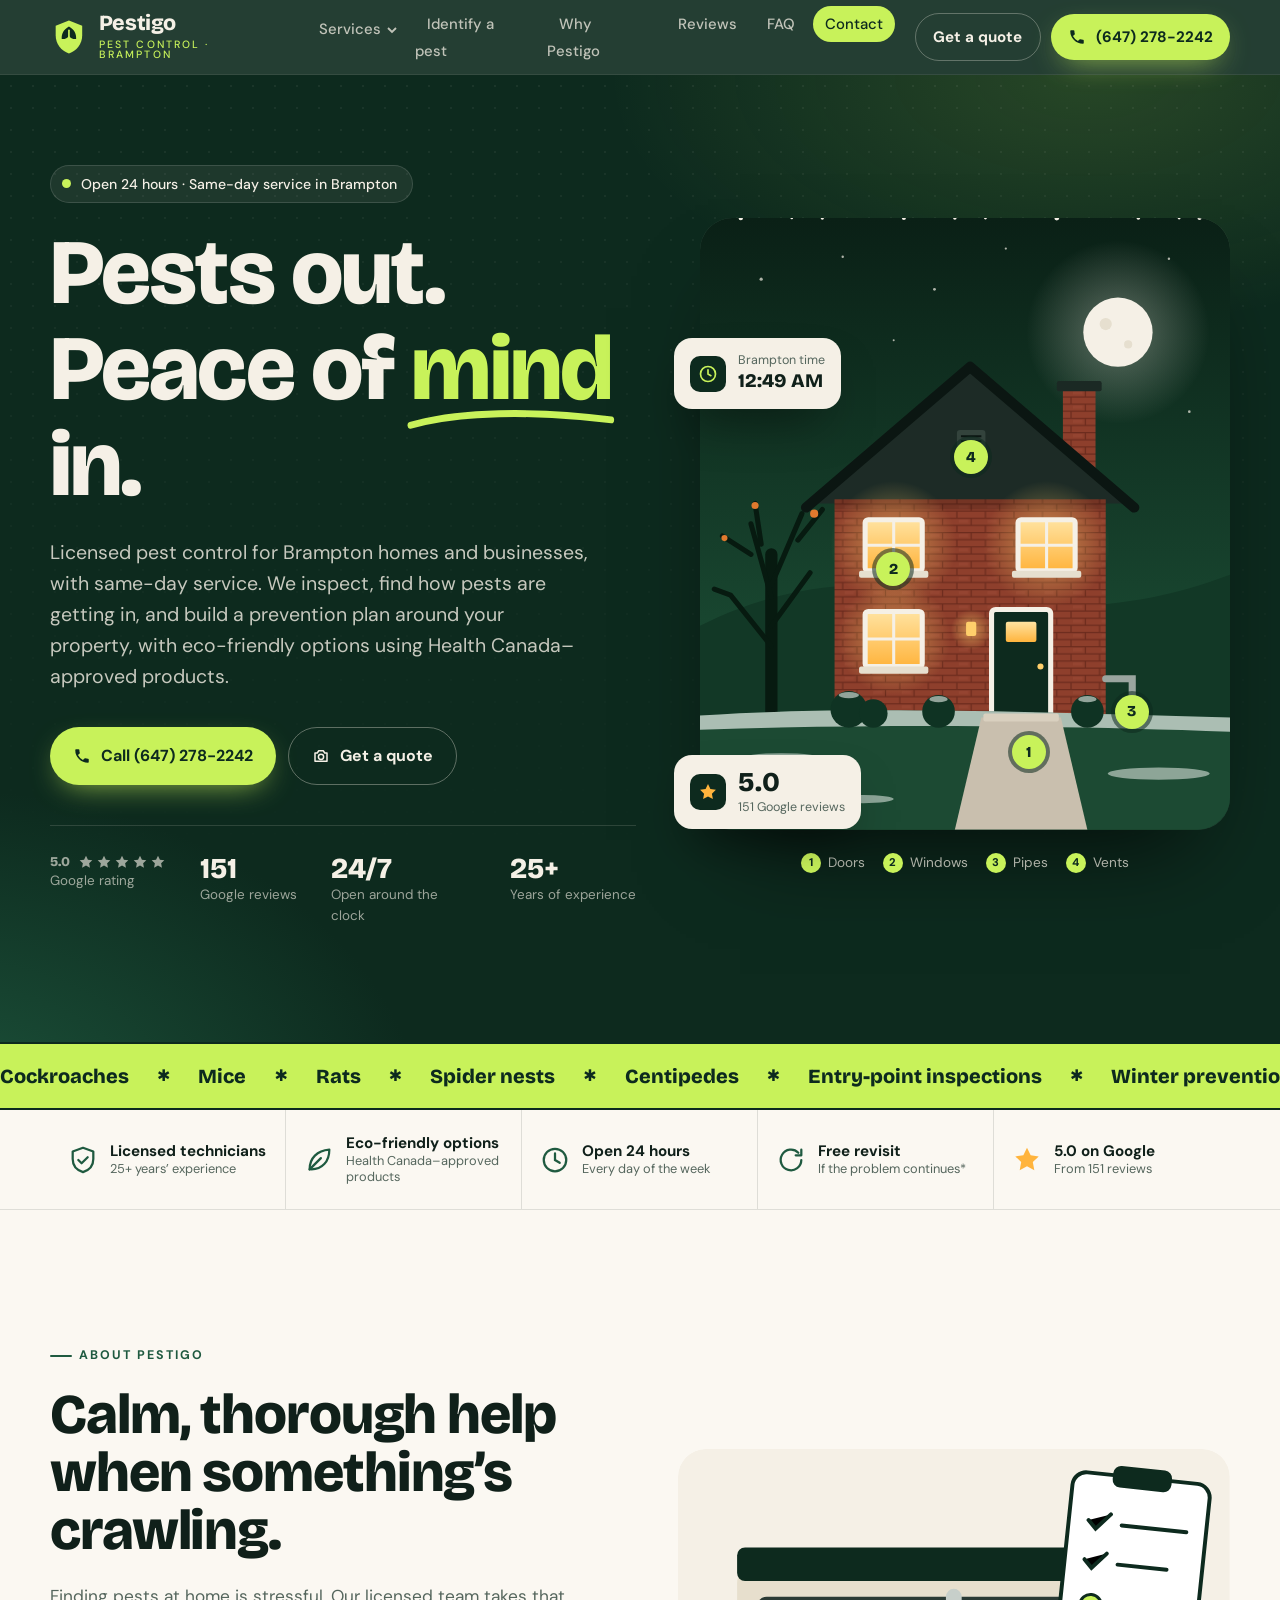
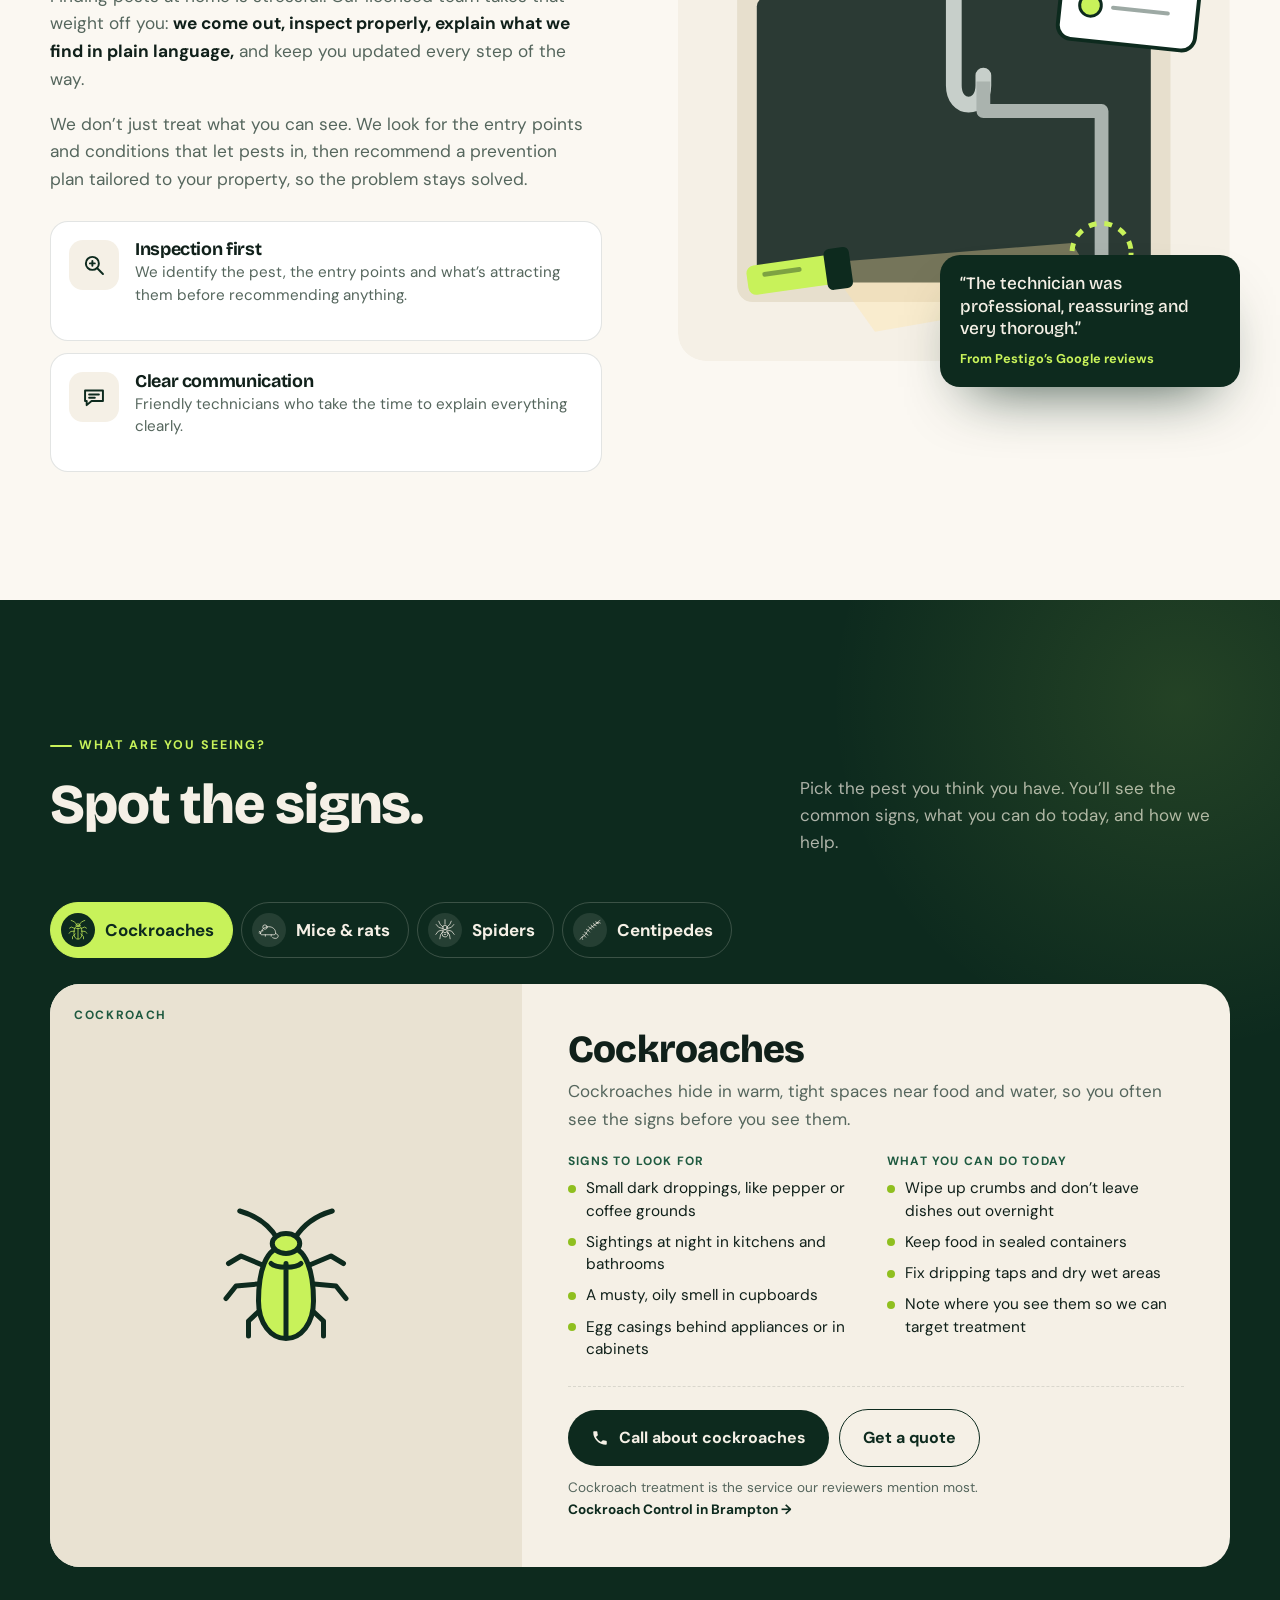
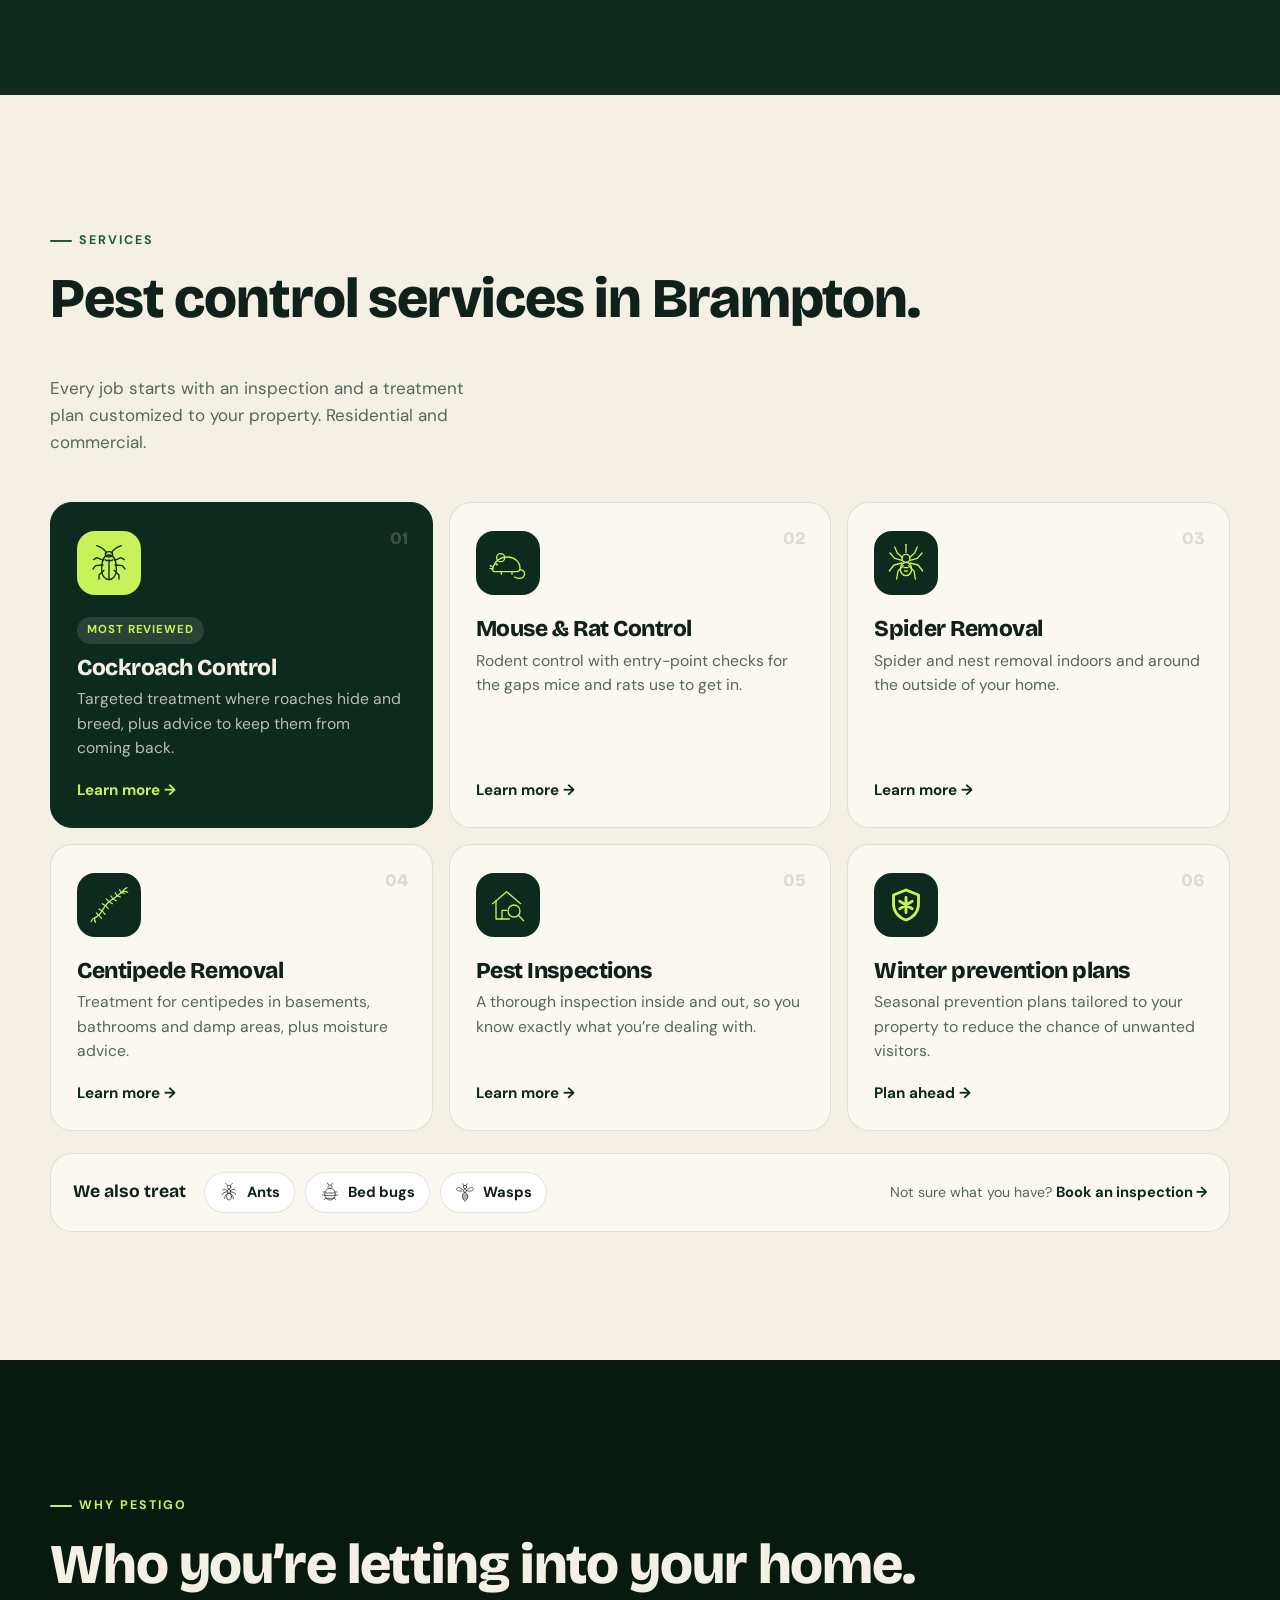
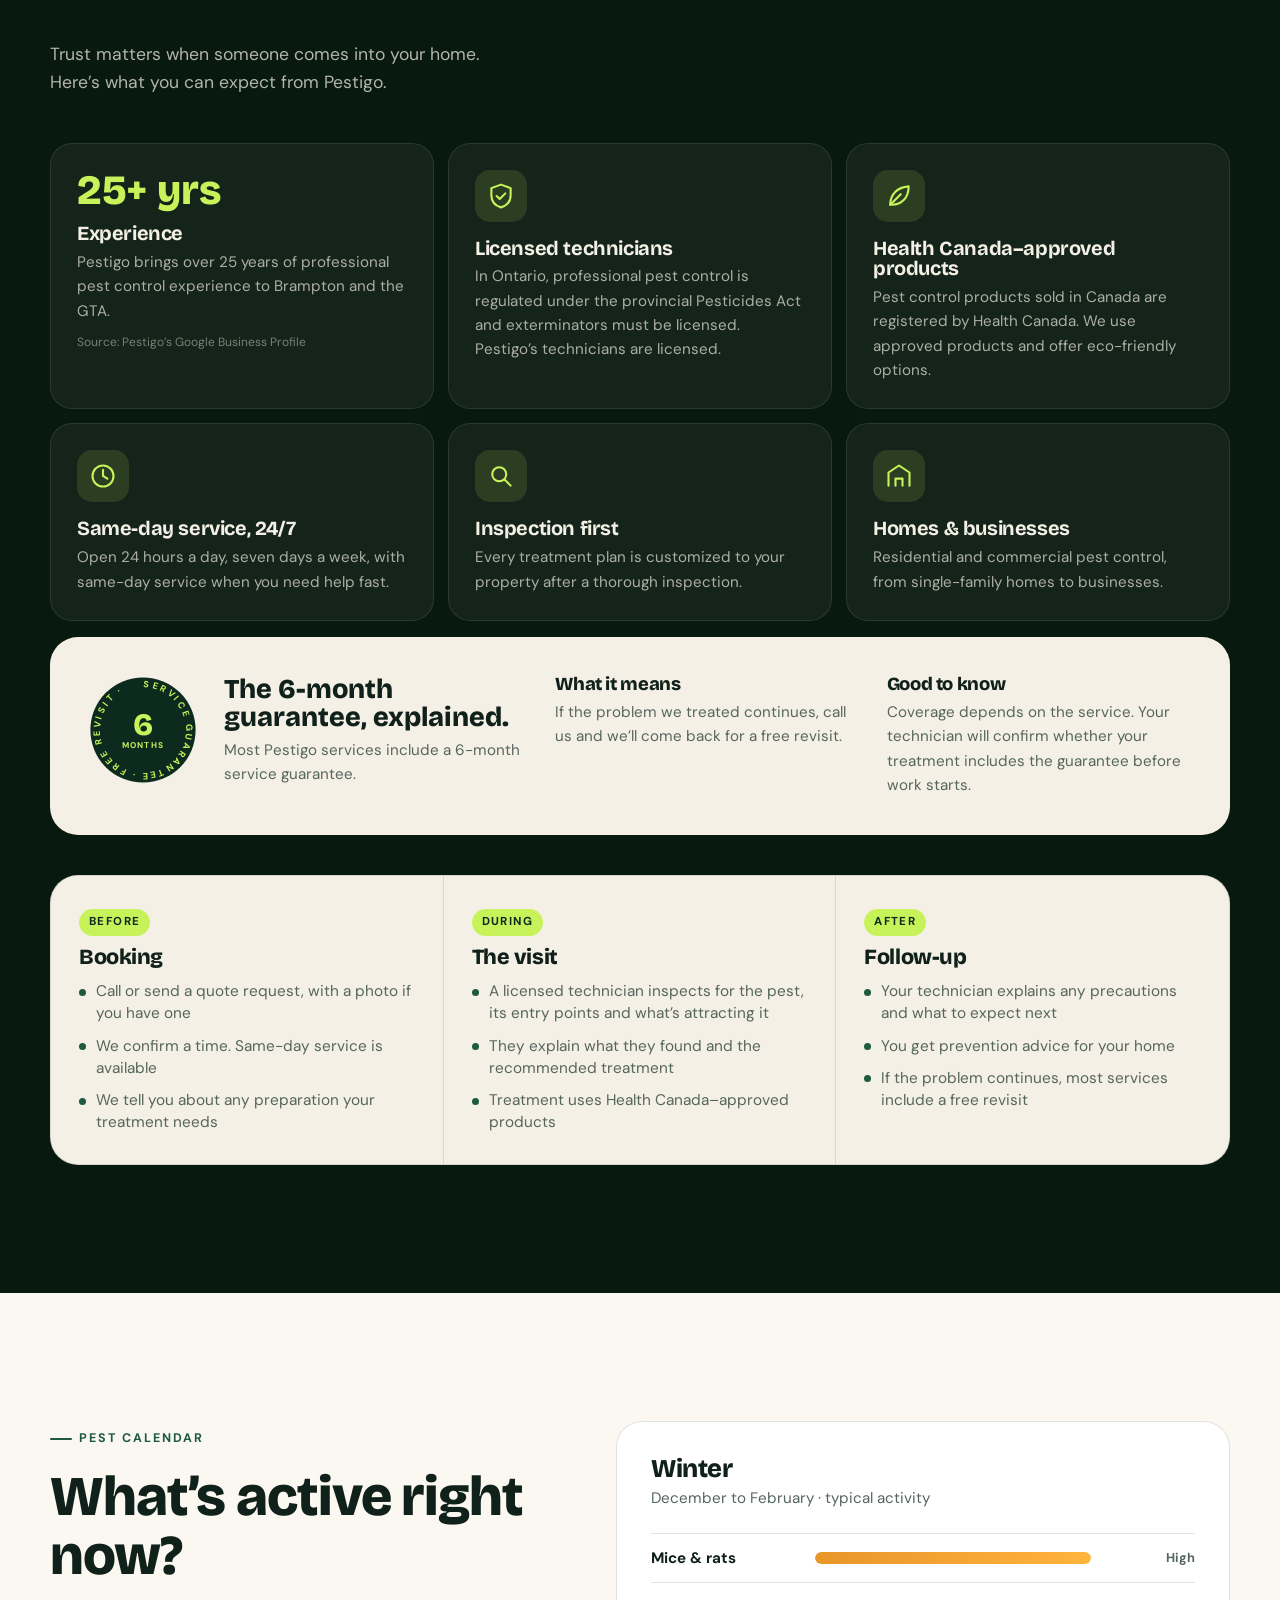
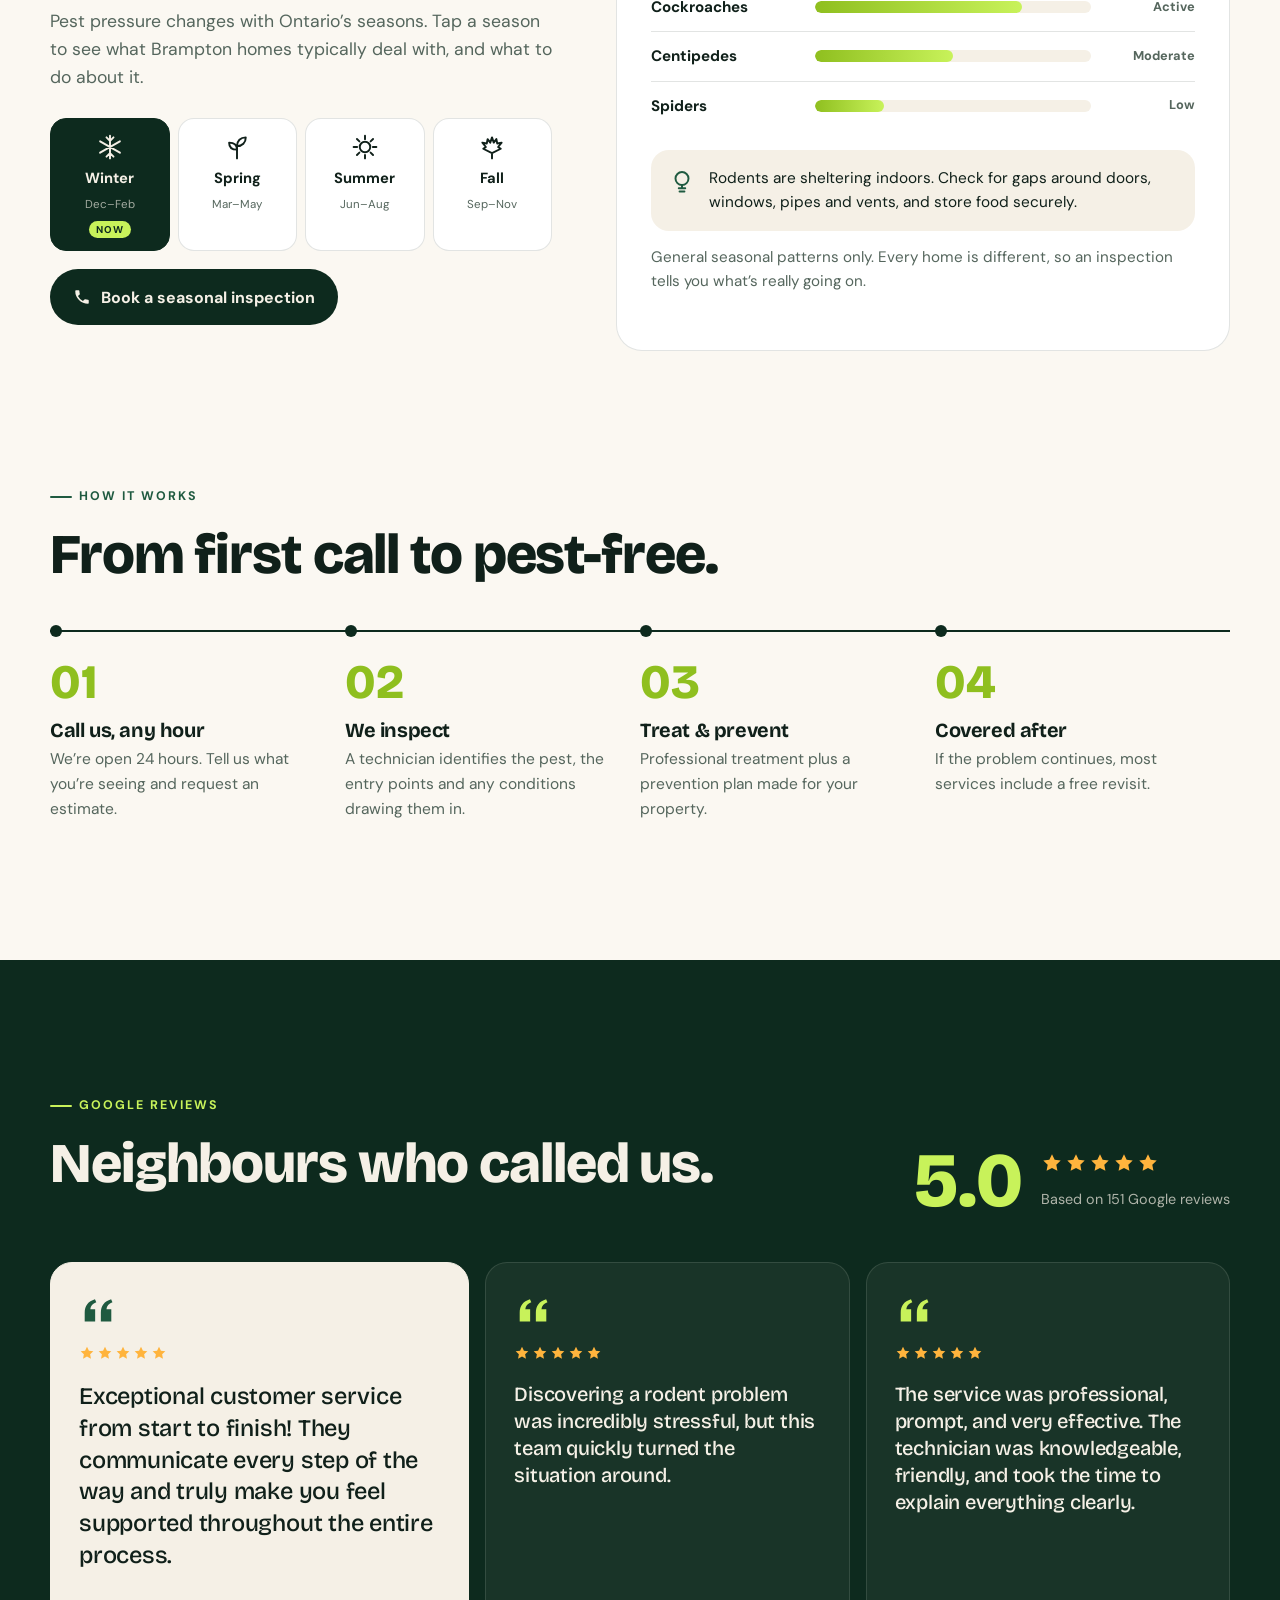
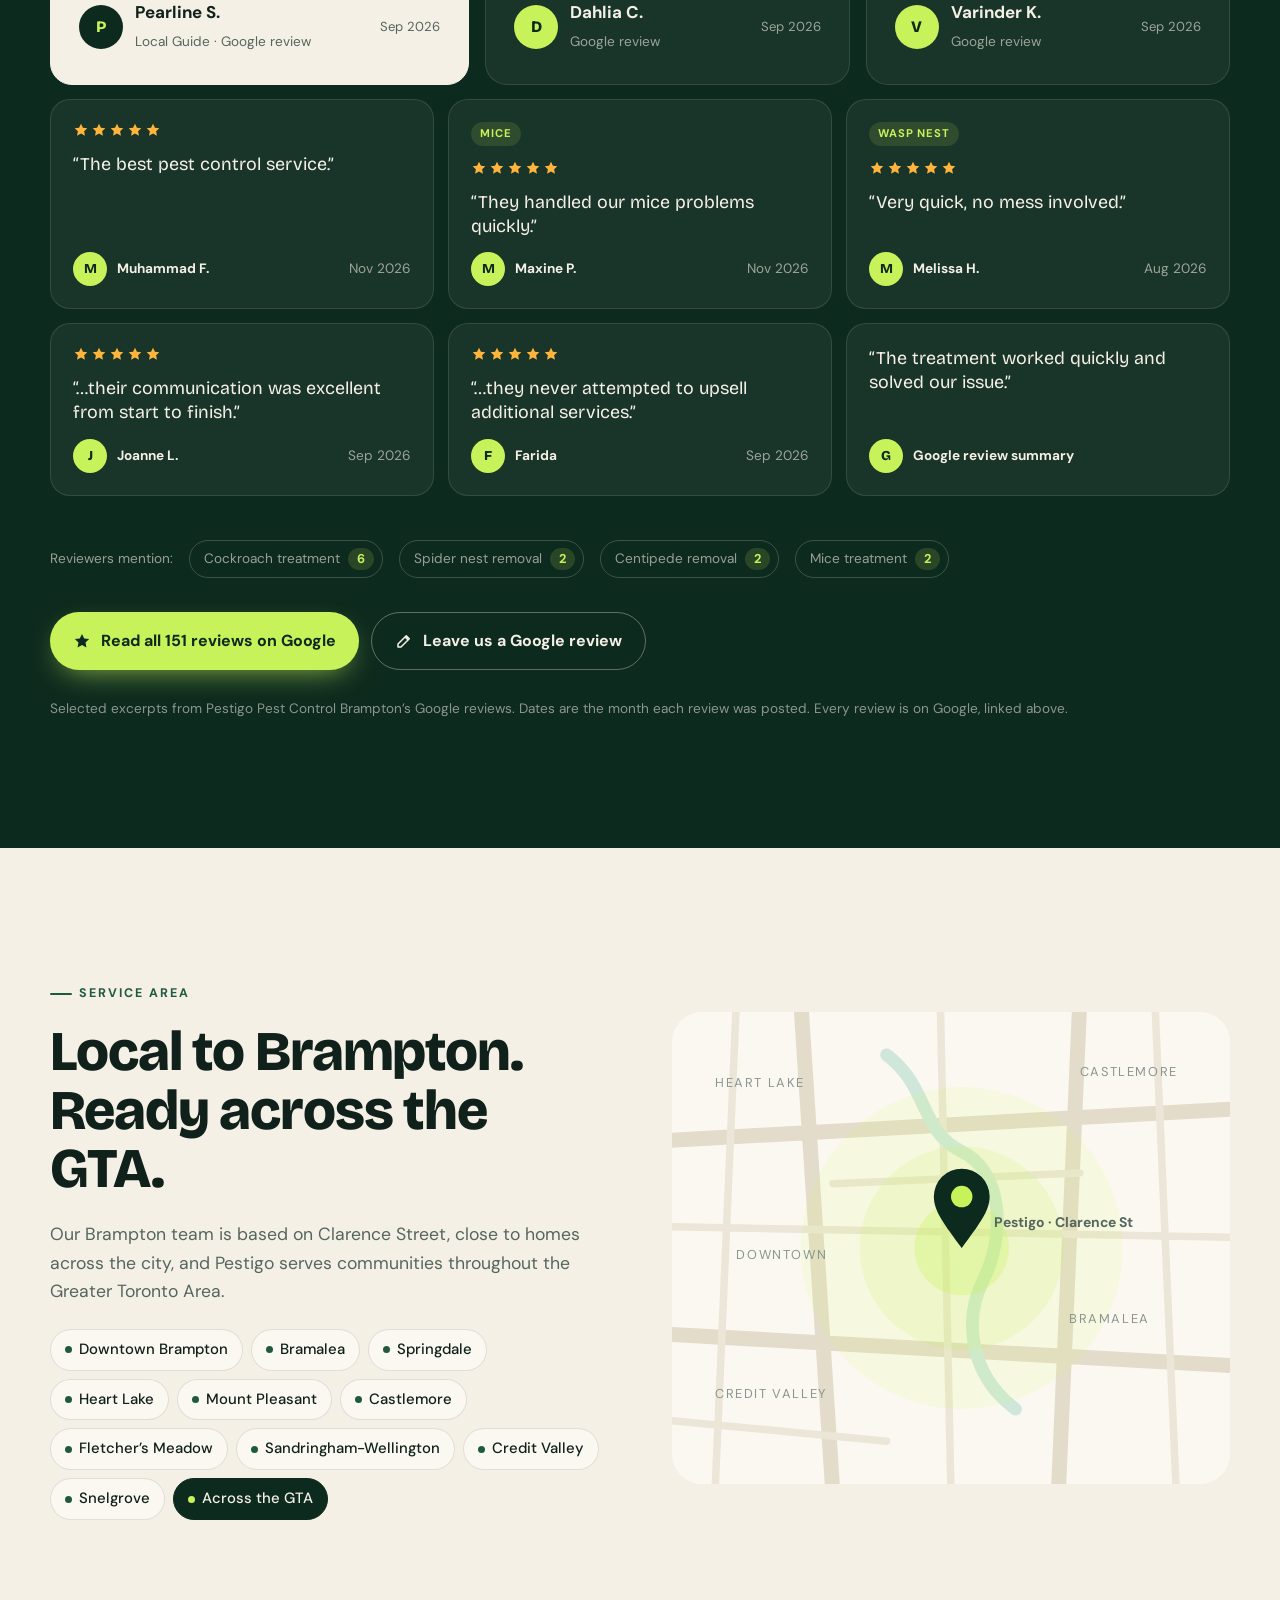
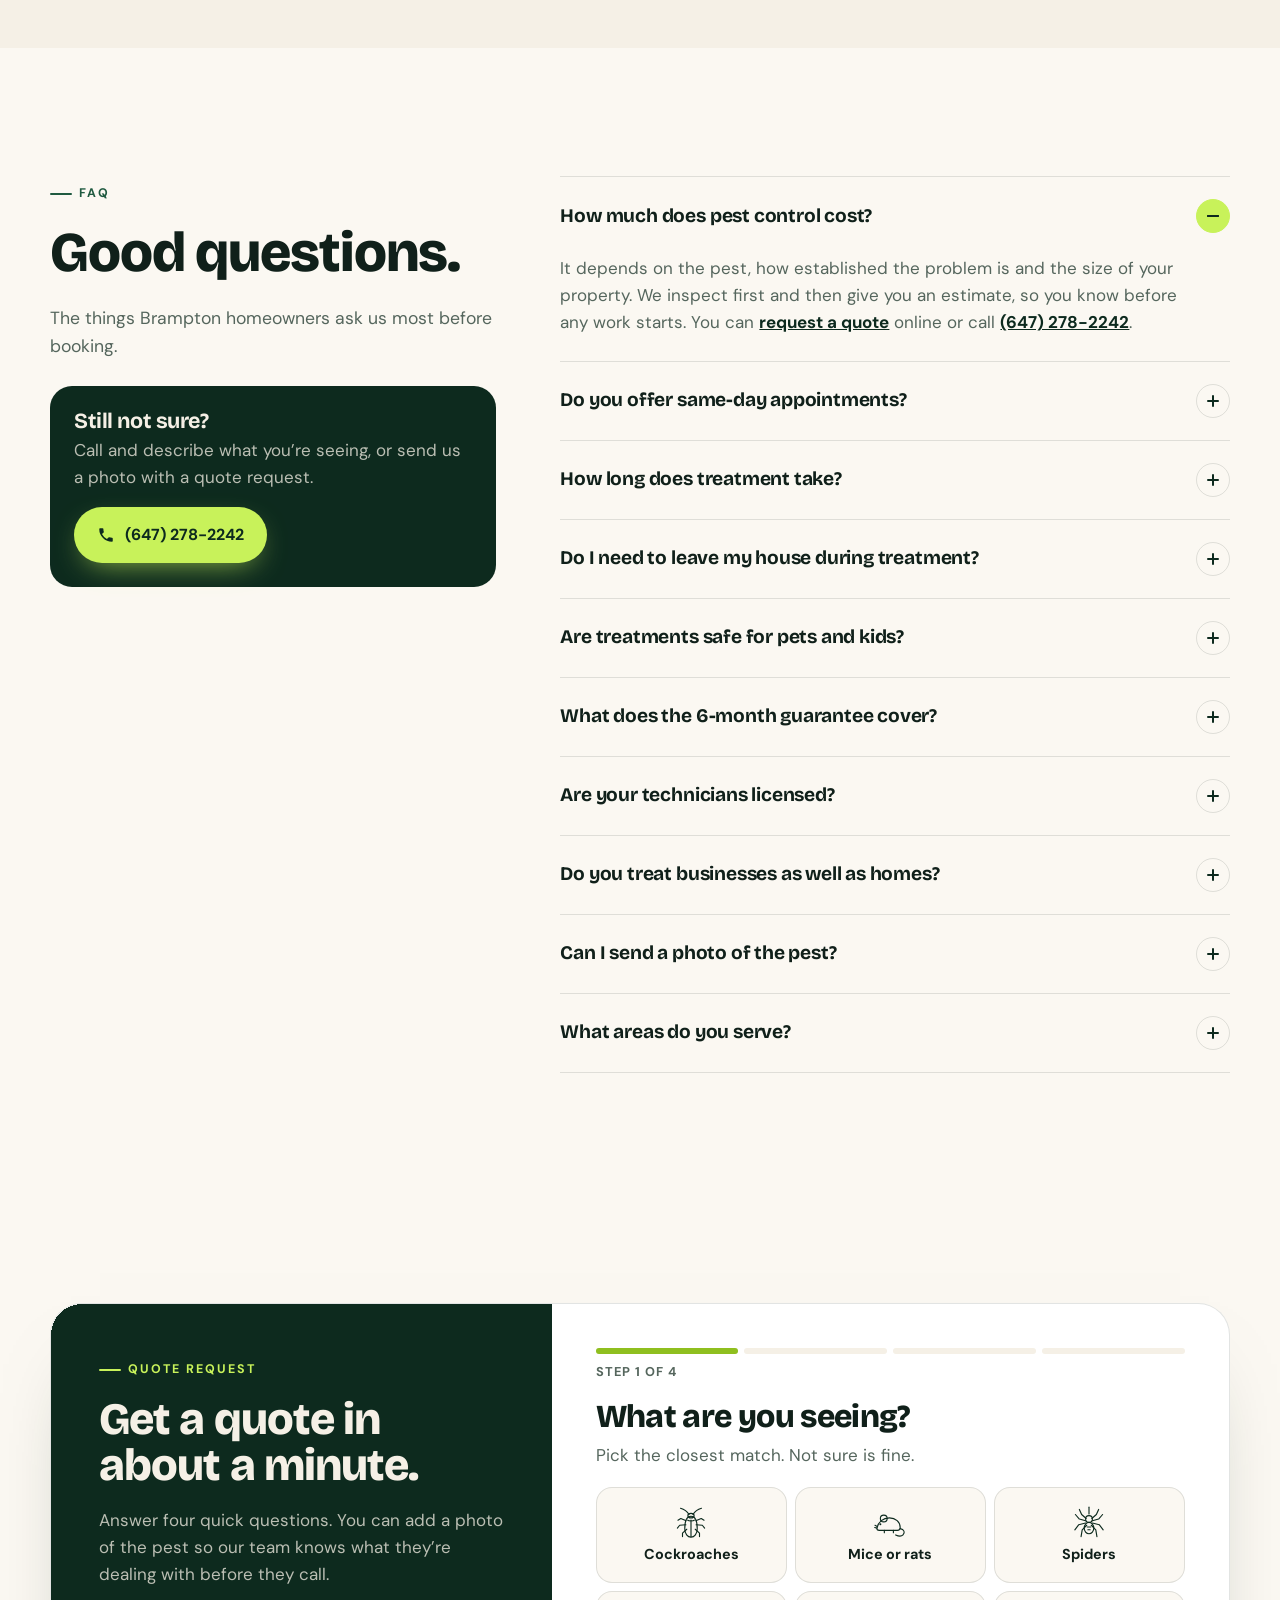
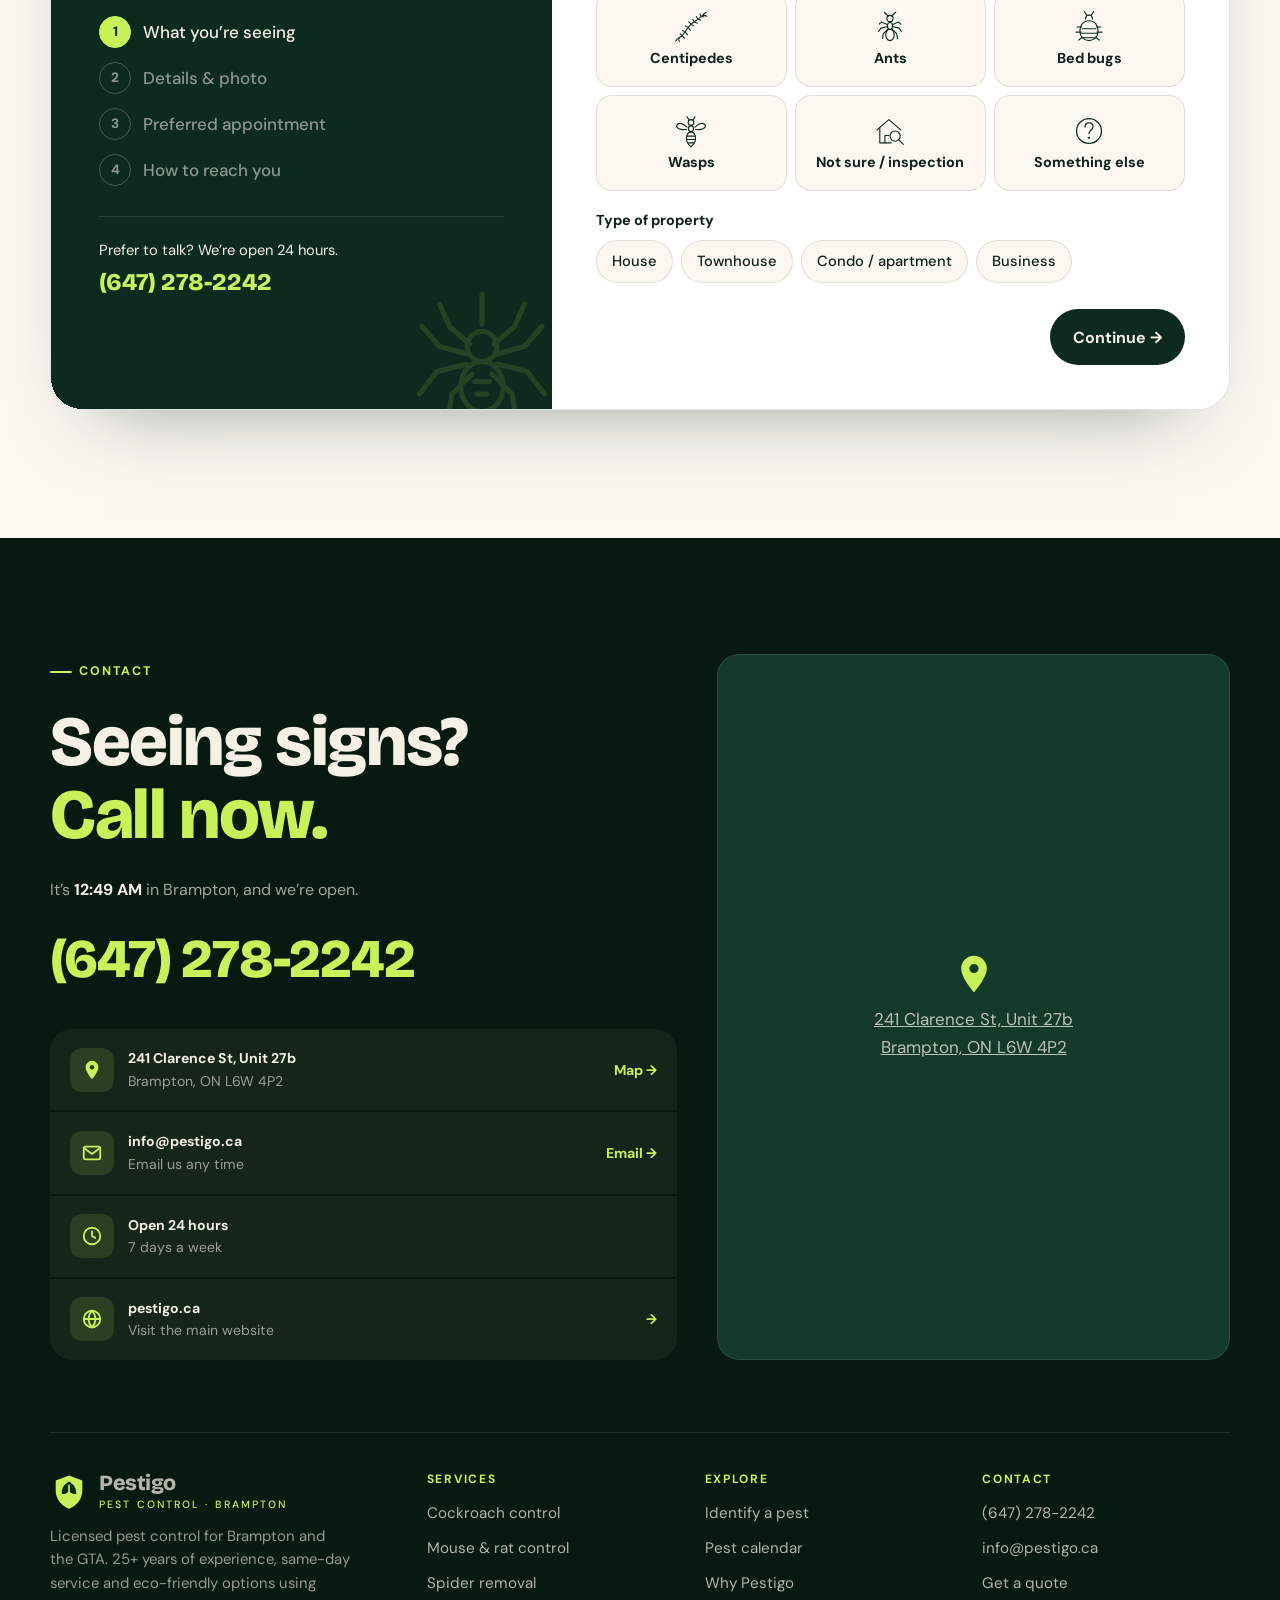
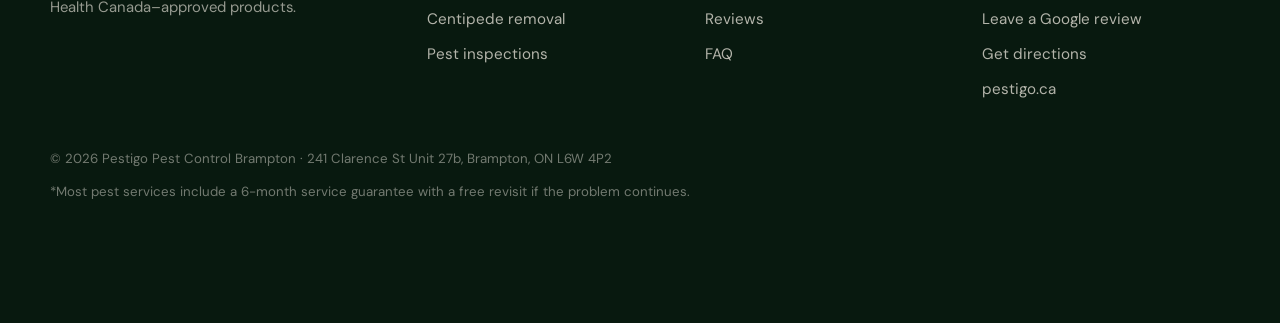
<file: index.html>
<!DOCTYPE html>
<html lang="en-CA">
<head>
<meta charset="utf-8">
<meta name="viewport" content="width=device-width, initial-scale=1, viewport-fit=cover">
<title>Pest Control Brampton | 24/7 Same-Day Exterminator | Pestigo</title>
<meta name="description" content="Licensed pest control in Brampton, open 24/7 with same-day service. Cockroach, mouse, rat, spider and centipede control. Rated 5.0 from 151 Google reviews.">
<meta name="robots" content="index,follow">
<link rel="canonical" href="https://bige6284.github.io/pestigo-brampton/">
<meta name="theme-color" content="#0d2a1e">
<meta name="format-detection" content="telephone=yes">
<meta name="geo.region" content="CA-ON"><meta name="geo.placename" content="Brampton">

<meta property="og:type" content="website"><meta property="og:locale" content="en_CA">
<meta property="og:site_name" content="Pestigo Pest Control Brampton">
<meta property="og:title" content="Pest Control Brampton | 24/7 Same-Day Exterminator | Pestigo"><meta property="og:description" content="Licensed pest control in Brampton, open 24/7 with same-day service. Cockroach, mouse, rat, spider and centipede control. Rated 5.0 from 151 Google reviews.">
<meta property="og:url" content="https://bige6284.github.io/pestigo-brampton/">
<meta property="og:image" content="https://bige6284.github.io/pestigo-brampton/assets/og-image.png"><meta property="og:image:width" content="1200"><meta property="og:image:height" content="630">
<meta name="twitter:card" content="summary_large_image"><meta name="twitter:title" content="Pest Control Brampton | 24/7 Same-Day Exterminator | Pestigo"><meta name="twitter:description" content="Licensed pest control in Brampton, open 24/7 with same-day service. Cockroach, mouse, rat, spider and centipede control. Rated 5.0 from 151 Google reviews."><meta name="twitter:image" content="https://bige6284.github.io/pestigo-brampton/assets/og-image.png">
<link rel="icon" href="assets/favicon.svg" type="image/svg+xml">
<link rel="preconnect" href="https://fonts.googleapis.com"><link rel="preconnect" href="https://fonts.gstatic.com" crossorigin>
<link href="https://fonts.googleapis.com/css2?family=Bricolage+Grotesque:opsz,wght@12..96,500;12..96,700;12..96,800&family=DM+Sans:opsz,wght@9..40,400;9..40,500;9..40,700&display=swap" rel="stylesheet">
<link rel="stylesheet" href="assets/styles.css">

<script type="application/ld+json">{"@context": "https://schema.org", "@type": "LocalBusiness", "@id": "https://bige6284.github.io/pestigo-brampton/#business", "additionalType": "https://en.wikipedia.org/wiki/Pest_control", "name": "Pestigo Pest Control Brampton", "url": "https://bige6284.github.io/pestigo-brampton/", "image": "https://bige6284.github.io/pestigo-brampton/assets/og-image.png", "logo": "https://bige6284.github.io/pestigo-brampton/assets/favicon.svg", "telephone": "+1-647-278-2242", "email": "info@pestigo.ca", "address": {"@type": "PostalAddress", "streetAddress": "241 Clarence St Unit 27b", "addressLocality": "Brampton", "addressRegion": "ON", "postalCode": "L6W 4P2", "addressCountry": "CA"}, "geo": {"@type": "GeoCoordinates", "latitude": 43.6903333, "longitude": -79.7366315}, "hasMap": "https://maps.google.com/?cid=3975155878308721227", "sameAs": ["https://business.google.com/v/pestigo-pest-control-brampton/015863910693532085230/c088/_", "https://pestigo.ca/"], "openingHoursSpecification": [{"@type": "OpeningHoursSpecification", "dayOfWeek": ["Monday", "Tuesday", "Wednesday", "Thursday", "Friday", "Saturday", "Sunday"], "opens": "00:00", "closes": "23:59"}], "areaServed": [{"@type": "City", "name": "Brampton"}, {"@type": "Place", "name": "Greater Toronto Area"}], "knowsAbout": ["Cockroach control", "Mouse and rat control", "Spider removal", "Centipede removal", "Ant control", "Bed bug treatment", "Wasp nest removal", "Pest inspections"]}</script>
<script type="application/ld+json">{"@context": "https://schema.org", "@type": "FAQPage", "mainEntity": [{"@type": "Question", "name": "How much does pest control cost?", "acceptedAnswer": {"@type": "Answer", "text": "It depends on the pest, how established the problem is and the size of your property. We inspect first and then give you an estimate, so you know before any work starts. You can request a quote online or call (647) 278-2242."}}, {"@type": "Question", "name": "Do you offer same-day appointments?", "acceptedAnswer": {"@type": "Answer", "text": "Yes. Pestigo offers same-day service and is open 24 hours, every day. Call (647) 278-2242 to check today’s availability."}}, {"@type": "Question", "name": "How long does treatment take?", "acceptedAnswer": {"@type": "Answer", "text": "It depends on the pest and the size of the problem. Your technician will tell you how long the visit will take and when you should expect to see results."}}, {"@type": "Question", "name": "Do I need to leave my house during treatment?", "acceptedAnswer": {"@type": "Answer", "text": "It depends on the treatment. Before starting, your technician will tell you whether you, your family or your pets need to step out, and for how long."}}, {"@type": "Question", "name": "Are treatments safe for pets and kids?", "acceptedAnswer": {"@type": "Answer", "text": "We use Health Canada–approved products and offer eco-friendly options. Your technician will explain any precautions for your household before treatment begins."}}, {"@type": "Question", "name": "What does the 6-month guarantee cover?", "acceptedAnswer": {"@type": "Answer", "text": "Most Pestigo services include a 6-month service guarantee: if the problem continues, we come back for a free revisit. Coverage depends on the service, and your technician will confirm it before work starts."}}, {"@type": "Question", "name": "Are your technicians licensed?", "acceptedAnswer": {"@type": "Answer", "text": "Yes. Pestigo’s technicians are licensed, and the company has over 25 years of professional pest control experience."}}, {"@type": "Question", "name": "Do you treat businesses as well as homes?", "acceptedAnswer": {"@type": "Answer", "text": "Yes. Pestigo provides both residential and commercial pest control."}}, {"@type": "Question", "name": "Can I send a photo of the pest?", "acceptedAnswer": {"@type": "Answer", "text": "Yes. Use the quote request to add a photo, then attach it to the email it prepares for you. It helps us identify the pest before we call."}}, {"@type": "Question", "name": "What areas do you serve?", "acceptedAnswer": {"@type": "Answer", "text": "Our Brampton location is at 241 Clarence St, Unit 27b, and we serve homes and businesses across Brampton and the Greater Toronto Area."}}]}</script>
</head>
<body class="no-js">
<a class="skip" href="#main">Skip to content</a>
<div class="progress" aria-hidden="true"></div>
<!-- ============ ICON + ILLUSTRATION SPRITE ============ -->
<svg width="0" height="0" style="position:absolute" aria-hidden="true" focusable="false">
  <defs>
    <symbol id="i-phone" viewBox="0 0 24 24"><path fill="currentColor" d="M6.6 10.8a15.1 15.1 0 0 0 6.6 6.6l2.2-2.2c.3-.3.7-.4 1-.2 1.1.4 2.3.6 3.6.6.6 0 1 .4 1 1V20c0 .6-.4 1-1 1A17 17 0 0 1 3 4c0-.6.4-1 1-1h3.5c.6 0 1 .4 1 1 0 1.3.2 2.5.6 3.6.1.3 0 .7-.2 1l-2.3 2.2Z"/></symbol>
    <symbol id="i-pin" viewBox="0 0 24 24"><path fill="currentColor" d="M12 2a7 7 0 0 0-7 7c0 5.2 7 13 7 13s7-7.8 7-13a7 7 0 0 0-7-7Zm0 9.5A2.5 2.5 0 1 1 12 6.5a2.5 2.5 0 0 1 0 5Z"/></symbol>
    <symbol id="i-star" viewBox="0 0 24 24"><path fill="currentColor" d="m12 2.5 2.9 6 6.6.9-4.8 4.6 1.2 6.5L12 17.4l-5.9 3.1 1.2-6.5L2.5 9.4l6.6-.9z"/></symbol>
    <symbol id="i-check" viewBox="0 0 24 24"><path fill="none" stroke="currentColor" stroke-width="3.2" stroke-linecap="round" stroke-linejoin="round" d="m5 12.5 4.5 4.5L19 7.5"/></symbol>
    <symbol id="i-clock" viewBox="0 0 24 24"><g fill="none" stroke="currentColor" stroke-width="2" stroke-linecap="round"><circle cx="12" cy="12" r="9"/><path d="M12 7v5l3.5 2"/></g></symbol>
    <symbol id="i-globe" viewBox="0 0 24 24"><g fill="none" stroke="currentColor" stroke-width="2"><circle cx="12" cy="12" r="9"/><path d="M3 12h18M12 3c2.5 2.7 3.8 5.7 3.8 9s-1.3 6.3-3.8 9c-2.5-2.7-3.8-5.7-3.8-9S9.5 5.7 12 3Z"/></g></symbol>
    <symbol id="i-mail" viewBox="0 0 24 24"><g fill="none" stroke="currentColor" stroke-width="2" stroke-linejoin="round"><rect x="3" y="5" width="18" height="14" rx="2"/><path d="m4 7 8 6 8-6"/></g></symbol>
    <symbol id="i-msg" viewBox="0 0 24 24"><path fill="none" stroke="currentColor" stroke-width="2" stroke-linejoin="round" d="M4 5h16v11H9l-5 4z"/></symbol>
    <symbol id="i-copy" viewBox="0 0 24 24"><g fill="none" stroke="currentColor" stroke-width="2" stroke-linejoin="round"><rect x="8" y="8" width="12" height="12" rx="2"/><path d="M16 8V5a1 1 0 0 0-1-1H5a1 1 0 0 0-1 1v10a1 1 0 0 0 1 1h3"/></g></symbol>
    <symbol id="i-up" viewBox="0 0 24 24"><path fill="none" stroke="currentColor" stroke-width="2.6" stroke-linecap="round" stroke-linejoin="round" d="M12 19V5M5 12l7-7 7 7"/></symbol>
    <symbol id="i-quote" viewBox="0 0 40 40"><path fill="currentColor" d="M6 30V20.6C6 13.4 9.6 8.7 16.8 6.5l1.4 3.2c-3.9 1.5-6 4-6.3 7.5H17V30H6Zm17 0V20.6c0-7.2 3.6-11.9 10.8-14.1l1.4 3.2c-3.9 1.5-6 4-6.3 7.5H34V30H23Z"/></symbol>

    <!-- Pest illustrations (line art) -->
    <symbol id="p-roach" viewBox="0 0 120 120">
      <g fill="none" stroke="currentColor" stroke-width="4" stroke-linecap="round" stroke-linejoin="round">
        <path d="M53 30c-6-10-16-18-30-22M67 30c6-10 16-18 30-22"/>
        <path d="M43 52 24 44 14 50M42 66 20 68 12 78M45 82 30 96 30 108M77 52l19-8 10 6M78 66l22 2 8 10M75 82l15 14v12"/>
        <path d="M60 36c-17 0-22 22-22 44 0 18 10 30 22 30s22-12 22-30c0-22-5-44-22-44Z" fill="var(--pf,transparent)"/>
        <path d="M60 50v58M48 50c4 4 20 4 24 0"/>
        <ellipse cx="60" cy="34" rx="11" ry="8" fill="var(--pf,transparent)"/>
      </g>
    </symbol>
    <symbol id="p-mouse" viewBox="0 0 120 120">
      <g fill="none" stroke="currentColor" stroke-width="4" stroke-linecap="round" stroke-linejoin="round">
        <path d="M96 80c14 2 18 14 10 22-6 6-18 4-26 0"/>
        <path d="M14 78c4-22 22-36 44-36 22 0 38 14 38 34 0 6-4 10-10 10H22c-6 0-9-3-8-8Z" fill="var(--pf,transparent)"/>
        <circle cx="38" cy="44" r="12" fill="var(--pf,transparent)"/>
        <path d="M14 78 6 76M15 72 7 68"/>
        <path d="M40 86v8M72 86v8"/>
      </g>
      <circle cx="26" cy="64" r="3.5" fill="currentColor"/>
    </symbol>
    <symbol id="p-spider" viewBox="0 0 120 120">
      <g fill="none" stroke="currentColor" stroke-width="4" stroke-linecap="round" stroke-linejoin="round">
        <path d="M60 4v24"/>
        <path d="M50 44 34 30 26 12M48 52 26 46 12 30M48 60 24 66 10 84M52 68 36 84 32 108M70 44l16-14 8-18M72 52l22-6 14-16M72 60l24 6 14 18M68 68l16 16 4 24"/>
        <circle cx="60" cy="46" r="12" fill="var(--pf,transparent)"/>
        <ellipse cx="60" cy="78" rx="17" ry="20" fill="var(--pf,transparent)"/>
        <path d="M54 74h12M56 84h8"/>
      </g>
    </symbol>
    <symbol id="p-centi" viewBox="0 0 120 120">
      <g fill="none" stroke="currentColor" stroke-width="3.6" stroke-linecap="round" stroke-linejoin="round">
        <path d="M18 98c10-4 16-12 22-22s14-22 26-30 22-16 34-26"/>
        <path d="M30 92 22 84M30 92l8 8M40 78l-10-6M40 78l8 10M50 62l-10-6M50 62l8 9M60 50 52 42M60 50l10 6M72 42l-6-9M72 42l10 5M84 32l-5-9M84 32l10 4M96 23l-4-9M96 23l10 2"/>
        <path d="M100 20c4-6 8-10 14-12M100 20c6-2 10-2 16 2"/>
        <path d="M18 98c-6 2-10 6-12 12M18 98c-2 5-2 10 2 14"/>
      </g>
    </symbol>
    <symbol id="i-camera" viewBox="0 0 24 24"><g fill="none" stroke="currentColor" stroke-width="2" stroke-linejoin="round"><path d="M4 8h3l2-3h6l2 3h3v11H4z"/><circle cx="12" cy="13" r="3.5"/></g></symbol>
    <symbol id="i-pen" viewBox="0 0 24 24"><path fill="none" stroke="currentColor" stroke-width="2" stroke-linecap="round" stroke-linejoin="round" d="M4 20h4L19 9l-4-4L4 16zM13.5 6.5l4 4"/></symbol>
    <symbol id="p-inspect" viewBox="0 0 120 120"><g fill="none" stroke="currentColor" stroke-width="4" stroke-linecap="round" stroke-linejoin="round"><path d="M14 56 56 20l42 36"/><path d="M24 48v54h40"/><circle cx="78" cy="78" r="18" fill="var(--pf,transparent)"/><path d="m91 91 16 16"/><path d="M42 102V76h14"/></g></symbol>
    <symbol id="p-ant" viewBox="0 0 120 120"><g fill="none" stroke="currentColor" stroke-width="4" stroke-linecap="round" stroke-linejoin="round"><circle cx="60" cy="30" r="11" fill="var(--pf,transparent)"/><ellipse cx="60" cy="56" rx="9" ry="12" fill="var(--pf,transparent)"/><ellipse cx="60" cy="88" rx="15" ry="20" fill="var(--pf,transparent)"/><path d="M54 22 40 8M66 22 80 8M52 52 30 42 22 50M52 58 28 64 20 76M54 66 36 84 34 100M68 52l22-10 8 8M68 58l24 6 8 12M66 66l18 18 2 16"/></g></symbol>
    <symbol id="p-bedbug" viewBox="0 0 120 120"><g fill="none" stroke="currentColor" stroke-width="4" stroke-linecap="round" stroke-linejoin="round"><path d="M60 38c-22 0-32 18-32 36 0 20 14 34 32 34s32-14 32-34c0-18-10-36-32-36Z" fill="var(--pf,transparent)"/><path d="M48 32c0-8 5-14 12-14s12 6 12 14"/><path d="M52 18 44 6M68 18l8-12M34 60H18M32 78H14M36 96l-12 10M86 60h16M88 78h18M84 96l12 10"/><path d="M36 66h48M33 82h54M38 98h44"/></g></symbol>
    <symbol id="p-wasp" viewBox="0 0 120 120"><g fill="none" stroke="currentColor" stroke-width="4" stroke-linecap="round" stroke-linejoin="round"><path d="M46 46C30 30 14 30 10 40s12 18 34 14M74 46c16-16 32-16 36-6s-12 18-34 14"/><circle cx="60" cy="30" r="10" fill="var(--pf,transparent)"/><ellipse cx="60" cy="52" rx="9" ry="10" fill="var(--pf,transparent)"/><path d="M60 64c-12 0-16 12-16 22 0 12 8 24 16 30 8-6 16-18 16-30 0-10-4-22-16-22Z" fill="var(--pf,transparent)"/><path d="M46 78h28M45 90h30M50 102h20M54 22 46 10M66 22l8-12"/></g></symbol>
    <symbol id="p-unknown" viewBox="0 0 120 120"><g fill="none" stroke="currentColor" stroke-width="4.5" stroke-linecap="round" stroke-linejoin="round"><circle cx="60" cy="60" r="44" fill="var(--pf,transparent)"/><path d="M46 46c0-9 6-15 14-15s14 6 14 14c0 12-14 12-14 24"/></g><circle cx="60" cy="84" r="4" fill="currentColor"/></symbol>
  </defs>
</svg>


<header class="site" id="header">
  <div class="wrap nav">
    <a class="brand" href="#top" aria-label="Pestigo Pest Control Brampton, home"><svg class="brand-mark" viewBox="0 0 40 40" aria-hidden="true"><path d="M20 2.5 34 8v10.5c0 9-6 16.2-14 19-8-2.8-14-10-14-19V8z" fill="#c8f25a"/><path d="M20 9c-5.5 3-8 7.5-7.6 13.2 3.6.2 6.2-1 7.6-3.6 1.4 2.6 4 3.8 7.6 3.6C28 16.5 25.5 12 20 9Z" fill="#0d2a1e"/><path d="M20 13v17" stroke="#c8f25a" stroke-width="1.8" stroke-linecap="round"/></svg><span class="brand-name">Pestigo<small>Pest Control · Brampton</small></span></a>
    <nav aria-label="Main">
      <ul class="nav-links">
        <li class="has-drop"><button type="button" aria-expanded="false" aria-haspopup="true">Services<svg viewBox="0 0 10 10"><path d="M1 3l4 4 4-4" fill="none" stroke="currentColor" stroke-width="1.8"/></svg></button><ul class="drop"><li><a href="cockroach-control-brampton/"><span class="di"><svg><use href="#p-roach"/></svg></span><span>Cockroach control<small>Treatment, prevention and the signs of an infestation.</small></span></a></li><li><a href="mouse-rat-control-brampton/"><span class="di"><svg><use href="#p-mouse"/></svg></span><span>Mouse & rat control<small>Rodent inspections, entry points and prevention.</small></span></a></li><li><a href="spider-removal-brampton/"><span class="di"><svg><use href="#p-spider"/></svg></span><span>Spider removal<small>Indoor and outdoor spider and nest problems.</small></span></a></li><li><a href="centipede-removal-brampton/"><span class="di"><svg><use href="#p-centi"/></svg></span><span>Centipede removal<small>Basement and moisture-related pest problems.</small></span></a></li><li><a href="pest-inspections-brampton/"><span class="di"><svg><use href="#p-inspect"/></svg></span><span>Pest inspections<small>What happens during a professional inspection.</small></span></a></li><li class="all"><a href="#services">All services &amp; other pests</a></li></ul></li>
        <li><a href="#identify">Identify a pest</a></li>
        <li><a href="#why">Why Pestigo</a></li>
        <li><a href="#reviews">Reviews</a></li>
        <li><a href="#faq">FAQ</a></li>
        <li><a href="#contact" >Contact</a></li>
      </ul>
    </nav>
    <div class="nav-right">
      <a class="btn btn-quote" href="#quote">Get a quote</a>
      <a class="btn btn-lime" href="tel:+16472782242" aria-label="Call Pestigo at (647) 278-2242"><svg><use href="#i-phone"/></svg><span class="long">(647) 278-2242</span></a>
      <button class="menu-btn" type="button" aria-label="Open menu" aria-expanded="false" aria-controls="mobile-menu"><span></span></button>
    </div>
  </div>
  <div class="mobile-menu" id="mobile-menu">
    <a href="#services">Services</a><a class="sub" href="cockroach-control-brampton/">Cockroach control</a><a class="sub" href="mouse-rat-control-brampton/">Mouse & rat control</a><a class="sub" href="spider-removal-brampton/">Spider removal</a><a class="sub" href="centipede-removal-brampton/">Centipede removal</a><a class="sub" href="pest-inspections-brampton/">Pest inspections</a><a href="#identify">Identify a pest</a><a href="#why">Why Pestigo</a><a href="#reviews">Reviews</a><a href="#faq">FAQ</a><a href="#quote">Get a quote</a><a href="#contact">Contact</a>
  </div>
</header>
<main id="main">
<span id="top"></span>
<!-- ============ HERO ============ -->
<section class="hero" aria-labelledby="hero-title">
  <div class="wrap hero-grid">
    <div>
      <span class="live"><span class="dot" aria-hidden="true"></span><span>Open 24 hours · Same-day service in Brampton</span></span>
      <p class="sr-only">Pest control in Brampton, Ontario</p><h1 id="hero-title">Pests out.<br>Peace of <em>mind<svg viewBox="0 0 200 20" preserveAspectRatio="none" aria-hidden="true"><path d="M3 14C50 4 120 3 197 10" fill="none" stroke="#c8f25a" stroke-width="5" stroke-linecap="round"/></svg></em> in.</h1>
      <p class="lede">Licensed pest control for Brampton homes and businesses, with same-day service. We inspect, find how pests are getting in, and build a prevention plan around your property, with eco-friendly options using Health&nbsp;Canada–approved products.</p>
      <div class="hero-ctas">
        <a class="btn btn-lime" href="tel:+16472782242"><svg><use href="#i-phone"/></svg>Call (647) 278-2242</a>
        <a class="btn btn-ghost" href="#quote"><svg><use href="#i-camera"/></svg>Get a quote</a>
      </div>
      <div class="proof">
        <div><strong><span data-count="5.0" data-dec="1">5.0</span> <span class="stars" aria-label="5 out of 5 stars"><svg><use href="#i-star"/></svg><svg><use href="#i-star"/></svg><svg><use href="#i-star"/></svg><svg><use href="#i-star"/></svg><svg><use href="#i-star"/></svg></span></strong><span>Google rating</span></div>
        <div><strong data-count="151">151</strong><span>Google reviews</span></div>
        <div><strong>24/7</strong><span>Open around the clock</span></div>
        <div><strong>25+</strong><span>Years of experience</span></div>
      </div>
    </div>

    <div class="scene reveal">
      <svg class="scene-art" viewBox="0 0 520 600" role="img" aria-labelledby="scene-t scene-d">
        <title id="scene-t">Illustration of a Brampton home at night before winter</title>
        <desc id="scene-d">A brick house with warm lit windows on a frosty evening. Markers show common pest entry points: gaps around doors, windows, pipes and vents.</desc>
        <defs>
          <linearGradient id="sky" x1="0" y1="0" x2="0" y2="1"><stop offset="0" stop-color="#0a2016"/><stop offset=".65" stop-color="#18452f"/><stop offset="1" stop-color="#24573c"/></linearGradient>
          <radialGradient id="moonGlow"><stop offset="0" stop-color="#f5f0e6" stop-opacity=".35"/><stop offset="1" stop-color="#f5f0e6" stop-opacity="0"/></radialGradient>
          <radialGradient id="winGlow"><stop offset="0" stop-color="#ffcf6b" stop-opacity=".55"/><stop offset="1" stop-color="#ffcf6b" stop-opacity="0"/></radialGradient>
          <linearGradient id="win" x1="0" y1="0" x2="0" y2="1"><stop offset="0" stop-color="#ffe3a1"/><stop offset="1" stop-color="#ffb43d"/></linearGradient>
          <pattern id="brick" width="28" height="14" patternUnits="userSpaceOnUse">
            <rect width="28" height="14" fill="#8e3f2c"/>
            <path d="M0 .5h28M0 7.5h28M14 0v7M0 7v7M28 7v7" stroke="#6b2b1d" stroke-width="1.2"/>
            <rect x="2" y="2" width="9" height="3" fill="#9b4a35" opacity=".5"/>
          </pattern>
          <clipPath id="frame"><rect width="520" height="600" rx="32"/></clipPath>
        </defs>
        <g clip-path="url(#frame)">
          <rect width="520" height="600" fill="url(#sky)"/>
          <!-- stars -->
          <g fill="#f5f0e6" opacity=".7"><circle cx="60" cy="60" r="1.6"/><circle cx="140" cy="38" r="1.2"/><circle cx="230" cy="70" r="1.4"/><circle cx="300" cy="30" r="1.1"/><circle cx="480" cy="190" r="1.3"/><circle cx="35" cy="160" r="1.1"/><circle cx="190" cy="120" r="1"/><circle cx="460" cy="40" r="1.2"/></g>
          <!-- moon -->
          <circle cx="410" cy="112" r="90" fill="url(#moonGlow)"/>
          <circle cx="410" cy="112" r="34" fill="#f5f0e6"/>
          <circle cx="398" cy="104" r="6" fill="#e6dfcf"/><circle cx="420" cy="124" r="4" fill="#e6dfcf"/>
          <!-- hills -->
          <path d="M0 400c80-40 160-50 260-30s180 10 260-20v250H0z" fill="#123826"/>
          <!-- bare maple tree -->
          <g stroke="#071a10" stroke-linecap="round" fill="none">
            <path d="M70 500V330" stroke-width="12"/>
            <path d="M70 420 30 370M70 400l38-52M70 372 50 300M70 360l30-70M50 330l-28-18M96 316l24-30M60 320l-6-40M30 370l-16-6" stroke-width="5"/>
          </g>
          <g fill="#e07a2e"><circle cx="112" cy="290" r="4"/><circle cx="24" cy="314" r="3"/><circle cx="54" cy="282" r="3.5"/></g>
          <!-- house -->
          <rect x="356" y="166" width="32" height="80" fill="url(#brick)"/>
          <rect x="350" y="160" width="44" height="10" rx="2" fill="#1b2924"/>
          <path d="M112 280 265 150l153 130z" fill="#1d2b26"/>
          <path d="M104 284 265 146l161 138" fill="none" stroke="#0b1612" stroke-width="10" stroke-linejoin="round" stroke-linecap="round"/>
          <rect x="132" y="276" width="266" height="214" fill="url(#brick)"/>
          <rect x="132" y="276" width="266" height="10" fill="#000" opacity=".18"/>
          <!-- roof vent -->
          <g><rect x="252" y="208" width="28" height="22" rx="3" fill="#33433c"/><path d="M256 214h20M256 219h20M256 224h20" stroke="#0b1612" stroke-width="2"/></g>
          <!-- window glows -->
          <circle class="window-glow" cx="190" cy="320" r="62" fill="url(#winGlow)"/>
          <circle class="window-glow" cx="340" cy="320" r="62" fill="url(#winGlow)"/>
          <circle class="window-glow" cx="190" cy="412" r="56" fill="url(#winGlow)"/>
          <!-- windows -->
          <g stroke="#f5f0e6" stroke-width="5">
            <rect x="162" y="296" width="56" height="50" rx="3" fill="url(#win)"/>
            <rect x="312" y="296" width="56" height="50" rx="3" fill="url(#win)"/>
            <rect x="162" y="386" width="56" height="54" rx="3" fill="url(#win)"/>
          </g>
          <path d="M190 296v50M162 321h56M340 296v50M312 321h56M190 386v54M162 413h56" stroke="#f5f0e6" stroke-width="3"/>
          <rect x="156" y="346" width="68" height="7" rx="2" fill="#e6dfcf"/>
          <rect x="306" y="346" width="68" height="7" rx="2" fill="#e6dfcf"/>
          <rect x="156" y="440" width="68" height="7" rx="2" fill="#e6dfcf"/>
          <!-- door -->
          <rect x="286" y="384" width="58" height="106" rx="4" fill="#0d2a1e" stroke="#f5f0e6" stroke-width="5"/>
          <rect x="300" y="396" width="30" height="20" rx="2" fill="url(#win)"/>
          <circle cx="334" cy="440" r="3" fill="#ffcf6b"/>
          <circle cx="266" cy="404" r="20" fill="url(#winGlow)"/>
          <rect x="261" y="396" width="10" height="14" rx="2" fill="#ffcf6b"/>
          <!-- pipe -->
          <path d="M398 452h26v40" fill="none" stroke="#9aa59f" stroke-width="7" stroke-linecap="round"/>
          <rect x="420" y="476" width="12" height="16" rx="2" fill="#6f7a74"/>
          <!-- ground & frost -->
          <path d="M0 488c120-8 260-6 520 2v110H0z" fill="#1c4a33"/>
          <path d="M0 488c120-8 260-6 520 2v14c-160-6-340-8-520-2z" fill="#e9f0ea" opacity=".7"/>
          <path d="M276 490h78l26 110H250z" fill="#c9bfae"/>
          <rect x="278" y="486" width="74" height="8" rx="2" fill="#d9d0bf"/>
          <g fill="#e9f0ea" opacity=".55"><ellipse cx="80" cy="530" rx="40" ry="5"/><ellipse cx="450" cy="545" rx="50" ry="6"/><ellipse cx="160" cy="570" rx="30" ry="4"/></g>
          <!-- shrubs -->
          <g fill="#0f3323"><circle cx="146" cy="482" r="18"/><circle cx="170" cy="486" r="14"/><circle cx="234" cy="484" r="16"/><circle cx="380" cy="484" r="16"/></g>
          <g fill="#e9f0ea" opacity=".6"><ellipse cx="146" cy="468" rx="10" ry="3"/><ellipse cx="234" cy="472" rx="9" ry="3"/><ellipse cx="380" cy="472" rx="9" ry="3"/></g>
          <!-- snow -->
          <g class="snow" fill="#f5f0e6">
            <circle cx="40" cy="0" r="2.2" style="animation-duration:11s"/>
            <circle cx="120" cy="0" r="1.6" style="animation-duration:14s;animation-delay:-4s"/>
            <circle cx="200" cy="0" r="2" style="animation-duration:12s;animation-delay:-8s"/>
            <circle cx="280" cy="0" r="1.4" style="animation-duration:16s;animation-delay:-2s"/>
            <circle cx="350" cy="0" r="2.4" style="animation-duration:13s;animation-delay:-10s"/>
            <circle cx="430" cy="0" r="1.8" style="animation-duration:15s;animation-delay:-6s"/>
            <circle cx="490" cy="0" r="2" style="animation-duration:12s;animation-delay:-1s"/>
            <circle cx="90" cy="0" r="1.3" style="animation-duration:17s;animation-delay:-12s"/>
            <circle cx="250" cy="0" r="1.7" style="animation-duration:14s;animation-delay:-9s"/>
            <circle cx="470" cy="0" r="1.4" style="animation-duration:18s;animation-delay:-3s"/>
          </g>
        </g>
      </svg>

      <button class="hotspot" style="left:62%;top:81.5%" type="button" aria-label="Entry point 1: gaps around doors">1<span class="tip" role="tooltip"><b>Gaps around doors</b>Worn sweeps and weatherstripping let mice slip in.</span></button>
      <button class="hotspot" style="left:36.5%;top:53.5%" type="button" aria-label="Entry point 2: windows">2<span class="tip" role="tooltip"><b>Windows</b>Check frames and screens for cracks and gaps.</span></button>
      <button class="hotspot edge-r" style="left:81.5%;top:75.3%" type="button" aria-label="Entry point 3: pipes">3<span class="tip" role="tooltip"><b>Pipes</b>Openings where pipes enter the wall are a common way in.</span></button>
      <button class="hotspot" style="left:51.2%;top:36.5%" type="button" aria-label="Entry point 4: vents">4<span class="tip" role="tooltip"><b>Vents</b>Unscreened or damaged vents give pests easy access.</span></button>

      <div class="float float-open" aria-hidden="true">
        <span class="g"><svg width="20" height="20" style="color:#c8f25a"><use href="#i-clock"/></svg></span>
        <span><small>Brampton time</small><b class="js-time" style="font-size:1.2rem">Open 24h</b></span>
      </div>
      <div class="float float-rating">
        <span class="g"><svg width="20" height="20" style="color:#ffb43d"><use href="#i-star"/></svg></span>
        <span><b>5.0</b><small>151 Google reviews</small></span>
      </div>
      <div class="scene-legend" aria-hidden="true"><span><i>1</i>Doors</span><span><i>2</i>Windows</span><span><i>3</i>Pipes</span><span><i>4</i>Vents</span></div>
    </div>
  </div>
</section>

<!-- ============ TICKER ============ -->
<div class="ticker" role="region" aria-label="Pests we treat: cockroaches, mice, rats, spider nests, centipedes, plus inspections and winter prevention plans">
  <div class="ticker-track" aria-hidden="true">
    <span>Cockroaches</span><span>Mice</span><span>Rats</span><span>Spider nests</span><span>Centipedes</span><span>Entry-point inspections</span><span>Winter prevention plans</span>
    <span>Cockroaches</span><span>Mice</span><span>Rats</span><span>Spider nests</span><span>Centipedes</span><span>Entry-point inspections</span><span>Winter prevention plans</span>
  </div>
</div>

<!-- ============ TRUST STRIP ============ -->
<div class="trust">
  <ul class="wrap">
    <li><svg viewBox="0 0 32 32" fill="none" stroke="#1f5a40" stroke-width="2.4" stroke-linecap="round" stroke-linejoin="round"><path d="M16 3 27 7v8c0 7-4.7 12-11 14-6.3-2-11-7-11-14V7z"/><path d="m11 16 3.5 3.5L21 13"/></svg><span>Licensed technicians<small>25+ years’ experience</small></span></li>
    <li><svg viewBox="0 0 32 32" fill="none" stroke="#1f5a40" stroke-width="2.4" stroke-linecap="round" stroke-linejoin="round"><path d="M6 26C6 14 14 6 27 5c0 13-8 21-19 21"/><path d="M6 26 18 14"/></svg><span>Eco-friendly options<small>Health Canada–approved products</small></span></li>
    <li><svg viewBox="0 0 32 32" fill="none" stroke="#1f5a40" stroke-width="2.4" stroke-linecap="round"><circle cx="16" cy="16" r="12"/><path d="M16 9v7l5 3"/></svg><span>Open 24 hours<small>Every day of the week</small></span></li>
    <li><svg viewBox="0 0 32 32" fill="none" stroke="#1f5a40" stroke-width="2.4" stroke-linecap="round" stroke-linejoin="round"><path d="M27 16a11 11 0 1 1-3.2-7.8"/><path d="M27 5v6h-6"/></svg><span>Free revisit<small>If the problem continues*</small></span></li>
    <li><svg viewBox="0 0 32 32" fill="#ffb43d"><path d="m16 3 3.9 8 8.6 1.2-6.3 6 1.6 8.6L16 22.7l-7.8 4.1 1.6-8.6-6.3-6L12.1 11z"/></svg><span>5.0 on Google<small>From 151 reviews</small></span></li>
  </ul>
</div>

<!-- ============ ABOUT ============ -->
<section id="about" aria-labelledby="about-title">
  <div class="wrap about-grid">
    <div class="about-copy reveal">
      <span class="eyebrow">About Pestigo</span>
      <h2 id="about-title">Calm, thorough help when something’s crawling.</h2>
      <p>Finding pests at home is stressful. Our licensed team takes that weight off you: <strong>we come out, inspect properly, explain what we find in plain language,</strong> and keep you updated every step of the way.</p>
      <p>We don’t just treat what you can see. We look for the entry points and conditions that let pests in, then recommend a prevention plan tailored to your property, so the problem stays solved.</p>
      <div class="pillars">
        <div class="pillar">
          <div class="pillar-icon"><svg viewBox="0 0 32 32" fill="none" stroke="#0d2a1e" stroke-width="2.4" stroke-linecap="round" stroke-linejoin="round"><circle cx="14" cy="14" r="8"/><path d="m20 20 7 7"/><path d="M11 14h6M14 11v6"/></svg></div>
          <div><h3>Inspection first</h3><p>We identify the pest, the entry points and what’s attracting them before recommending anything.</p></div>
        </div>
        <div class="pillar">
          <div class="pillar-icon"><svg viewBox="0 0 32 32" fill="none" stroke="#0d2a1e" stroke-width="2.4" stroke-linecap="round" stroke-linejoin="round"><path d="M5 8h22v13H13l-6 5v-5H5z"/><path d="M10 13h12M10 17h7"/></svg></div>
          <div><h3>Clear communication</h3><p>Friendly technicians who take the time to explain everything clearly.</p></div>
        </div>
      </div>
    </div>
    <div class="about-visual reveal">
      <svg class="art" viewBox="0 0 560 520" role="img" aria-label="Illustration of a technician’s inspection: a flashlight beam finding a gap beside a pipe under a kitchen sink">
        <rect width="560" height="520" rx="28" fill="#f5f0e6"/>
        <!-- cabinet -->
        <rect x="60" y="120" width="440" height="340" rx="16" fill="#e7dfcd"/>
        <rect x="60" y="100" width="440" height="34" rx="8" fill="#0d2a1e"/>
        <rect x="80" y="150" width="400" height="290" rx="10" fill="#2b3a34"/>
        <!-- pipes -->
        <path d="M280 150v90c0 26 30 26 30 0v-10" fill="none" stroke="#c7cfca" stroke-width="16" stroke-linecap="round"/>
        <path d="M310 236v30h120v174" fill="none" stroke="#aab3ae" stroke-width="14" stroke-linejoin="round"/>
        <!-- wall hole -->
        <ellipse cx="430" cy="430" rx="30" ry="12" fill="#0b1612"/>
        <!-- beam -->
        <path d="M150 420 400 400l30 50-230 40z" fill="#ffe3a1" opacity=".35"/>
        <!-- flashlight -->
        <g transform="rotate(-8 140 430)"><rect x="70" y="414" width="90" height="30" rx="8" fill="#c8f25a"/><rect x="150" y="408" width="26" height="42" rx="6" fill="#0d2a1e"/><rect x="86" y="422" width="40" height="5" rx="2" fill="#0d2a1e" opacity=".4"/></g>
        <!-- marker -->
        <circle cx="430" cy="410" r="30" fill="none" stroke="#c8f25a" stroke-width="5" stroke-dasharray="8 8"/>
        <!-- droppings -->
        <g fill="#5a3a22"><ellipse cx="380" cy="432" rx="4" ry="2"/><ellipse cx="392" cy="436" rx="4" ry="2"/><ellipse cx="370" cy="438" rx="3.5" ry="2"/></g>
        <!-- clipboard -->
        <g transform="rotate(6 470 140)">
          <rect x="390" y="30" width="140" height="170" rx="14" fill="#fff" stroke="#0d2a1e" stroke-width="4"/>
          <rect x="430" y="20" width="60" height="22" rx="8" fill="#0d2a1e"/>
          <g stroke="#0d2a1e" stroke-width="4" stroke-linecap="round"><path d="m410 78 8 8 14-16"/><path d="m410 118 8 8 14-16"/><path d="M444 80h66M444 120h50"/></g>
          <circle cx="421" cy="164" r="11" fill="#c8f25a" stroke="#0d2a1e" stroke-width="3"/><path d="M444 164h56" stroke="#0d2a1e" stroke-width="4" stroke-linecap="round" opacity=".4"/>
        </g>
      </svg>
      <div class="quote-tag">
        <p>“The technician was professional, reassuring and very thorough.”</p>
        <small>From Pestigo’s Google reviews</small>
      </div>
    </div>
  </div>
</section>

<!-- ============ PEST IDENTIFIER ============ -->
<section id="identify" class="identify on-dark" aria-labelledby="identify-title">
  <div class="wrap">
    <div class="sec-head reveal">
      <div>
        <span class="eyebrow">What are you seeing?</span>
        <h2 id="identify-title">Spot the signs.</h2>
      </div>
      <p>Pick the pest you think you have. You’ll see the common signs, what you can do today, and how we help.</p>
    </div>

    <div class="tabs" role="tablist" aria-label="Choose a pest">
      <button class="tab" role="tab" id="t-roach" aria-controls="p-roach-panel" aria-selected="true"><span class="mini"><svg><use href="#p-roach"/></svg></span>Cockroaches</button>
      <button class="tab" role="tab" id="t-mice" aria-controls="p-mice-panel" aria-selected="false" tabindex="-1"><span class="mini"><svg><use href="#p-mouse"/></svg></span>Mice &amp; rats</button>
      <button class="tab" role="tab" id="t-spider" aria-controls="p-spider-panel" aria-selected="false" tabindex="-1"><span class="mini"><svg><use href="#p-spider"/></svg></span>Spiders</button>
      <button class="tab" role="tab" id="t-centi" aria-controls="p-centi-panel" aria-selected="false" tabindex="-1"><span class="mini"><svg><use href="#p-centi"/></svg></span>Centipedes</button>
    </div>

    <div class="panel" role="tabpanel" id="p-roach-panel" aria-labelledby="t-roach" tabindex="0">
      <div class="panel-art"><span class="label">Cockroach</span><svg style="color:#0d2a1e;--pf:#c8f25a"><use href="#p-roach"/></svg></div>
      <div class="panel-body">
        <h3>Cockroaches</h3>
        <p>Cockroaches hide in warm, tight spaces near food and water, so you often see the signs before you see them.</p>
        <div class="cols">
          <div><h4>Signs to look for</h4><ul><li>Small dark droppings, like pepper or coffee grounds</li><li>Sightings at night in kitchens and bathrooms</li><li>A musty, oily smell in cupboards</li><li>Egg casings behind appliances or in cabinets</li></ul></div>
          <div><h4>What you can do today</h4><ul><li>Wipe up crumbs and don’t leave dishes out overnight</li><li>Keep food in sealed containers</li><li>Fix dripping taps and dry wet areas</li><li>Note where you see them so we can target treatment</li></ul></div>
        </div>
        <div class="panel-cta"><a class="btn btn-dark" href="tel:+16472782242"><svg><use href="#i-phone"/></svg>Call about cockroaches</a><a class="btn btn-outline" href="#quote" data-pest="Cockroaches">Get a quote</a><small>Cockroach treatment is the service our reviewers mention most. <a class="link-arrow" href="cockroach-control-brampton/">Cockroach Control in Brampton →</a></small></div>
      </div>
    </div>

    <div class="panel" role="tabpanel" id="p-mice-panel" aria-labelledby="t-mice" tabindex="0" hidden>
      <div class="panel-art"><span class="label">Mouse</span><svg style="color:#0d2a1e;--pf:#c8f25a"><use href="#p-mouse"/></svg></div>
      <div class="panel-body">
        <h3>Mice &amp; rats</h3>
        <p>As temperatures drop, mice and rats look for shelter indoors. Rodents can squeeze through surprisingly small gaps.</p>
        <div class="cols">
          <div><h4>Signs to look for</h4><ul><li>Droppings along walls, in drawers or the pantry</li><li>Scratching sounds in walls or ceilings at night</li><li>Gnaw marks on food packaging or wood</li><li>Shredded paper or fabric used for nests</li></ul></div>
          <div><h4>What you can do today</h4><ul><li>Check for gaps around doors, windows, pipes and vents</li><li>Store food securely; keep the pantry tidy</li><li>Keep utility and storage areas clear of clutter</li><li>Book an inspection if you’ve noticed droppings or scratching</li></ul></div>
        </div>
        <div class="panel-cta"><a class="btn btn-dark" href="tel:+16472782242"><svg><use href="#i-phone"/></svg>Call about rodents</a><a class="btn btn-outline" href="#quote" data-pest="Mice or rats">Get a quote</a><small>We find the entry points, not just the mice. <a class="link-arrow" href="mouse-rat-control-brampton/">Mouse & Rat Control in Brampton →</a></small></div>
      </div>
    </div>

    <div class="panel" role="tabpanel" id="p-spider-panel" aria-labelledby="t-spider" tabindex="0" hidden>
      <div class="panel-art"><span class="label">Spider</span><svg style="color:#0d2a1e;--pf:#c8f25a"><use href="#p-spider"/></svg></div>
      <div class="panel-body">
        <h3>Spiders</h3>
        <p>Spiders follow their food. Where there are lots of webs, there are usually other insects nearby too.</p>
        <div class="cols">
          <div><h4>Signs to look for</h4><ul><li>Webs building up in corners, windows and basements</li><li>Egg sacs tucked into quiet spots</li><li>Nests around eaves, decks and window frames outside</li><li>More spiders indoors in late summer and fall</li></ul></div>
          <div><h4>What you can do today</h4><ul><li>Vacuum webs and clear storage clutter</li><li>Keep outdoor lights off when not needed (they draw insects)</li><li>Check window screens for tears</li><li>Trim plants back from the house</li></ul></div>
        </div>
        <div class="panel-cta"><a class="btn btn-dark" href="tel:+16472782242"><svg><use href="#i-phone"/></svg>Call about spiders</a><a class="btn btn-outline" href="#quote" data-pest="Spiders">Get a quote</a><small>Ask us about spider nest removal. <a class="link-arrow" href="spider-removal-brampton/">Spider Removal in Brampton →</a></small></div>
      </div>
    </div>

    <div class="panel" role="tabpanel" id="p-centi-panel" aria-labelledby="t-centi" tabindex="0" hidden>
      <div class="panel-art"><span class="label">Centipede</span><svg style="color:#0d2a1e"><use href="#p-centi"/></svg></div>
      <div class="panel-body">
        <h3>Centipedes</h3>
        <p>Centipedes love damp, dark spaces. Seeing them often points to moisture and other insects in the area.</p>
        <div class="cols">
          <div><h4>Signs to look for</h4><ul><li>Fast-moving, many-legged pests in basements or bathrooms</li><li>Sightings at night, especially near drains</li><li>Activity around floor drains and laundry areas</li><li>Damp spots, leaks or high humidity nearby</li></ul></div>
          <div><h4>What you can do today</h4><ul><li>Run a dehumidifier in the basement</li><li>Fix leaks and dry out damp corners</li><li>Clear boxes and clutter off the floor</li><li>Seal cracks along baseboards and foundation walls</li></ul></div>
        </div>
        <div class="panel-cta"><a class="btn btn-dark" href="tel:+16472782242"><svg><use href="#i-phone"/></svg>Call about centipedes</a><a class="btn btn-outline" href="#quote" data-pest="Centipedes">Get a quote</a><small>We treat the problem and point out the moisture behind it. <a class="link-arrow" href="centipede-removal-brampton/">Centipede Removal in Brampton →</a></small></div>
      </div>
    </div>
  </div>
</section>


<section id="services" class="services" aria-labelledby="services-title">
  <div class="wrap">
    <div class="sec-head reveal"><div><span class="eyebrow">Services</span><h2 id="services-title">Pest control services in Brampton.</h2></div>
    <p>Every job starts with an inspection and a treatment plan customized to your property. Residential and commercial.</p></div>
    <div class="svc-grid"><a class="svc feature reveal" href="cockroach-control-brampton/"><span class="num">01</span><div class="svc-icon"><svg style="color:#0d2a1e"><use href="#p-roach"/></svg></div><span class="tag">Most reviewed</span><h3>Cockroach Control</h3><p>Targeted treatment where roaches hide and breed, plus advice to keep them from coming back.</p><span class="link-arrow">Learn more →</span></a><a class="svc reveal" href="mouse-rat-control-brampton/"><span class="num">02</span><div class="svc-icon"><svg style="color:#c8f25a"><use href="#p-mouse"/></svg></div><h3>Mouse & Rat Control</h3><p>Rodent control with entry-point checks for the gaps mice and rats use to get in.</p><span class="link-arrow">Learn more →</span></a><a class="svc reveal" href="spider-removal-brampton/"><span class="num">03</span><div class="svc-icon"><svg style="color:#c8f25a"><use href="#p-spider"/></svg></div><h3>Spider Removal</h3><p>Spider and nest removal indoors and around the outside of your home.</p><span class="link-arrow">Learn more →</span></a><a class="svc reveal" href="centipede-removal-brampton/"><span class="num">04</span><div class="svc-icon"><svg style="color:#c8f25a"><use href="#p-centi"/></svg></div><h3>Centipede Removal</h3><p>Treatment for centipedes in basements, bathrooms and damp areas, plus moisture advice.</p><span class="link-arrow">Learn more →</span></a><a class="svc reveal" href="pest-inspections-brampton/"><span class="num">05</span><div class="svc-icon"><svg style="color:#c8f25a"><use href="#p-inspect"/></svg></div><h3>Pest Inspections</h3><p>A thorough inspection inside and out, so you know exactly what you’re dealing with.</p><span class="link-arrow">Learn more →</span></a><a class="svc reveal" href="#quote" data-pest="Not sure / inspection"><span class="num">06</span><div class="svc-icon"><svg viewBox="0 0 32 32" fill="none" stroke="#c8f25a" stroke-width="2.3" stroke-linecap="round" stroke-linejoin="round"><path d="M16 4 26 8v7c0 6.5-4.3 11.2-10 13-5.7-1.8-10-6.5-10-13V8z"/><path d="M16 10v12M11 13l5 3 5-3M11 19l5-3 5 3"/></svg></div><h3>Winter prevention plans</h3><p>Seasonal prevention plans tailored to your property to reduce the chance of unwanted visitors.</p><span class="link-arrow">Plan ahead →</span></a></div>
    <div class="other-pests reveal"><b>We also treat</b>
      <a href="#quote" data-pest="Ants"><svg width="20" height="20"><use href="#p-ant"/></svg>Ants</a>
      <a href="#quote" data-pest="Bed bugs"><svg width="20" height="20"><use href="#p-bedbug"/></svg>Bed bugs</a>
      <a href="#quote" data-pest="Wasps"><svg width="20" height="20"><use href="#p-wasp"/></svg>Wasps</a>
      <small>Not sure what you have? <a class="link-arrow" style="display:inline;border:0;background:none;padding:0" href="pest-inspections-brampton/">Book an inspection →</a></small>
    </div>
  </div>
</section>
<section id="why" class="why on-dark" aria-labelledby="why-title">
  <div class="wrap">
    <div class="sec-head reveal">
      <div><span class="eyebrow">Why Pestigo</span><h2 id="why-title">Who you’re letting into your home.</h2></div>
      <p class="lead">Trust matters when someone comes into your home. Here’s what you can expect from Pestigo.</p>
    </div>
    <div class="why-grid">
      <div class="why-card reveal"><div class="big">25+ yrs</div><h3>Experience</h3><p>Pestigo brings over 25 years of professional pest control experience to Brampton and the GTA.</p><span class="src">Source: Pestigo’s Google Business Profile</span></div>
      <div class="why-card reveal"><div class="wi"><svg viewBox="0 0 32 32" fill="none" stroke="#c8f25a" stroke-width="2.4" stroke-linecap="round" stroke-linejoin="round"><path d="M16 3 27 7v8c0 7-4.7 12-11 14-6.3-2-11-7-11-14V7z"/><path d="m11 16 3.5 3.5L21 13"/></svg></div><h3>Licensed technicians</h3><p>In Ontario, professional pest control is regulated under the provincial Pesticides Act and exterminators must be licensed. Pestigo’s technicians are licensed.</p></div>
      <div class="why-card reveal"><div class="wi"><svg viewBox="0 0 32 32" fill="none" stroke="#c8f25a" stroke-width="2.4" stroke-linecap="round" stroke-linejoin="round"><path d="M6 26C6 14 14 6 27 5c0 13-8 21-19 21"/><path d="M6 26 18 14"/></svg></div><h3>Health Canada–approved products</h3><p>Pest control products sold in Canada are registered by Health Canada. We use approved products and offer eco-friendly options.</p></div>
      <div class="why-card reveal"><div class="wi"><svg viewBox="0 0 32 32" fill="none" stroke="#c8f25a" stroke-width="2.4" stroke-linecap="round"><circle cx="16" cy="16" r="12"/><path d="M16 9v7l5 3"/></svg></div><h3>Same-day service, 24/7</h3><p>Open 24 hours a day, seven days a week, with same-day service when you need help fast.</p></div>
      <div class="why-card reveal"><div class="wi"><svg viewBox="0 0 32 32" fill="none" stroke="#c8f25a" stroke-width="2.4" stroke-linecap="round" stroke-linejoin="round"><circle cx="14" cy="14" r="8"/><path d="m20 20 7 7"/></svg></div><h3>Inspection first</h3><p>Every treatment plan is customized to your property after a thorough inspection.</p></div>
      <div class="why-card reveal"><div class="wi"><svg viewBox="0 0 32 32" fill="none" stroke="#c8f25a" stroke-width="2.4" stroke-linecap="round" stroke-linejoin="round"><path d="M4 27V12l12-8 12 8v15"/><path d="M12 27v-8h8v8"/></svg></div><h3>Homes &amp; businesses</h3><p>Residential and commercial pest control, from single-family homes to businesses.</p></div>
    </div>

    <div class="guarantee-x reveal" id="guarantee">
      <svg class="badge" viewBox="0 0 92 92" aria-hidden="true"><circle cx="46" cy="46" r="44" fill="#0d2a1e"/><g class="spin"><path id="ring2" d="M46 10a36 36 0 1 1 0 72 36 36 0 1 1 0-72" fill="none"/><text font-family="DM Sans, sans-serif" font-weight="700" font-size="7.6" letter-spacing="2.2" fill="#c8f25a"><textPath href="#ring2">SERVICE GUARANTEE · FREE REVISIT · </textPath></text></g><text x="46" y="50" text-anchor="middle" font-family="Bricolage Grotesque, sans-serif" font-weight="800" font-size="26" fill="#c8f25a">6</text><text x="46" y="61" text-anchor="middle" font-family="DM Sans, sans-serif" font-weight="700" font-size="7" letter-spacing="1" fill="#c8f25a">MONTHS</text></svg>
      <div><p class="gt">The 6-month guarantee, explained.</p><p>Most Pestigo services include a 6-month service guarantee.</p></div>
      <div><h3>What it means</h3><p>If the problem we treated continues, call us and we’ll come back for a free revisit.</p></div>
      <div><h3>Good to know</h3><p>Coverage depends on the service. Your technician will confirm whether your treatment includes the guarantee before work starts.</p></div>
    </div>

    <div class="expect reveal" style="background:var(--cream);color:var(--ink)">
      <div><span class="when">Before</span><h3>Booking</h3><ul><li>Call or send a quote request, with a photo if you have one</li><li>We confirm a time. Same-day service is available</li><li>We tell you about any preparation your treatment needs</li></ul></div>
      <div><span class="when">During</span><h3>The visit</h3><ul><li>A licensed technician inspects for the pest, its entry points and what’s attracting it</li><li>They explain what they found and the recommended treatment</li><li>Treatment uses Health Canada–approved products</li></ul></div>
      <div><span class="when">After</span><h3>Follow-up</h3><ul><li>Your technician explains any precautions and what to expect next</li><li>You get prevention advice for your home</li><li>If the problem continues, most services include a free revisit</li></ul></div>
    </div>
    
  </div>
</section><!-- ============ SEASONS ============ -->
<section id="seasons" aria-labelledby="seasons-title">
  <div class="wrap season-wrap">
    <div class="reveal">
      <span class="eyebrow">Pest calendar</span>
      <h2 id="seasons-title">What’s active right now?</h2>
      <p class="lead">Pest pressure changes with Ontario’s seasons. Tap a season to see what Brampton homes typically deal with, and what to do about it.</p>
      <div class="season-btns" role="group" aria-label="Choose a season">
        <button class="season-btn" type="button" data-season="winter" aria-pressed="false"><svg viewBox="0 0 32 32" fill="none" stroke="currentColor" stroke-width="2.2" stroke-linecap="round"><path d="M16 3v26M4.7 9.5l22.6 13M4.7 22.5l22.6-13M12 5l4 4 4-4M12 27l4-4 4 4"/></svg>Winter<small>Dec–Feb</small><span class="now-badge">Now</span></button>
        <button class="season-btn" type="button" data-season="spring" aria-pressed="false"><svg viewBox="0 0 32 32" fill="none" stroke="currentColor" stroke-width="2.2" stroke-linecap="round" stroke-linejoin="round"><path d="M16 29V15"/><path d="M16 15c0-6 4-10 10-10 0 6-4 10-10 10ZM16 19c0-5-3-8-9-8 0 5 3 8 9 8Z"/></svg>Spring<small>Mar–May</small><span class="now-badge">Now</span></button>
        <button class="season-btn" type="button" data-season="summer" aria-pressed="false"><svg viewBox="0 0 32 32" fill="none" stroke="currentColor" stroke-width="2.2" stroke-linecap="round"><circle cx="16" cy="16" r="6"/><path d="M16 3v4M16 25v4M3 16h4M25 16h4M6.8 6.8l2.8 2.8M22.4 22.4l2.8 2.8M6.8 25.2l2.8-2.8M22.4 9.6l2.8-2.8"/></svg>Summer<small>Jun–Aug</small><span class="now-badge">Now</span></button>
        <button class="season-btn" type="button" data-season="fall" aria-pressed="false"><svg viewBox="0 0 32 32" fill="none" stroke="currentColor" stroke-width="2.2" stroke-linecap="round" stroke-linejoin="round"><path d="M16 29v-6M16 23 6 18l3-2-4-5 5 1 1-5 3 4 2-6 2 6 3-4 1 5 5-1-4 5 3 2z"/></svg>Fall<small>Sep–Nov</small><span class="now-badge">Now</span></button>
      </div>
      <a class="btn btn-dark" href="tel:+16472782242"><svg><use href="#i-phone"/></svg>Book a seasonal inspection</a>
    </div>
    <div class="meter-card reveal" aria-live="polite">
      <h3 id="season-title">Fall</h3>
      <p id="season-sub">Typical activity in Brampton-area homes</p>
      <div id="meters"></div>
      <div class="season-tip"><svg viewBox="0 0 32 32" fill="none" stroke="#1f5a40" stroke-width="2.4" stroke-linecap="round" stroke-linejoin="round"><circle cx="16" cy="13" r="8"/><path d="M12 25h8M13 29h6M16 21v4"/></svg><p id="season-tip"></p></div>
      <p class="fine">General seasonal patterns only. Every home is different, so an inspection tells you what’s really going on.</p>
    </div>
  </div>
</section>

<!-- ============ PROCESS ============ -->
<section id="process" class="process" aria-labelledby="process-title" style="padding-top:0">
  <div class="wrap">
    <div class="reveal">
      <span class="eyebrow">How it works</span>
      <h2 id="process-title">From first call to pest-free.</h2>
    </div>
    <div class="steps">
      <div class="step reveal"><h3>Call us, any hour</h3><p>We’re open 24 hours. Tell us what you’re seeing and request an estimate.</p></div>
      <div class="step reveal"><h3>We inspect</h3><p>A technician identifies the pest, the entry points and any conditions drawing them in.</p></div>
      <div class="step reveal"><h3>Treat &amp; prevent</h3><p>Professional treatment plus a prevention plan made for your property.</p></div>
      <div class="step reveal"><h3>Covered after</h3><p>If the problem continues, most services include a free revisit.</p></div>
    </div>
    </div>
</section>

<section id="reviews" class="reviews on-dark" aria-labelledby="reviews-title">
  <div class="wrap">
    <div class="sec-head reveal">
      <div><span class="eyebrow">Google reviews</span><h2 id="reviews-title">Neighbours who called us.</h2></div>
      <div class="score"><b>5.0</b><div><span class="stars" aria-label="5 out of 5 stars"><svg><use href="#i-star"/></svg><svg><use href="#i-star"/></svg><svg><use href="#i-star"/></svg><svg><use href="#i-star"/></svg><svg><use href="#i-star"/></svg></span><small>Based on 151 Google reviews</small></div></div>
    </div>
    <div class="rev-grid"><figure class="rev reveal"><div><svg class="q" aria-hidden="true"><use href="#i-quote"/></svg><span class="stars" aria-label="5 stars"><svg><use href="#i-star"/></svg><svg><use href="#i-star"/></svg><svg><use href="#i-star"/></svg><svg><use href="#i-star"/></svg><svg><use href="#i-star"/></svg></span><blockquote>Exceptional customer service from start to finish! They communicate every step of the way and truly make you feel supported throughout the entire process.</blockquote></div><figcaption><span class="avatar" aria-hidden="true">P</span><div><strong>Pearline S.</strong><span>Local Guide · Google review</span></div><span class="rev-date">Sep 2026</span></figcaption></figure><figure class="rev reveal"><div><svg class="q" aria-hidden="true"><use href="#i-quote"/></svg><span class="stars" aria-label="5 stars"><svg><use href="#i-star"/></svg><svg><use href="#i-star"/></svg><svg><use href="#i-star"/></svg><svg><use href="#i-star"/></svg><svg><use href="#i-star"/></svg></span><blockquote>Discovering a rodent problem was incredibly stressful, but this team quickly turned the situation around.</blockquote></div><figcaption><span class="avatar" aria-hidden="true">D</span><div><strong>Dahlia C.</strong><span>Google review</span></div><span class="rev-date">Sep 2026</span></figcaption></figure><figure class="rev reveal"><div><svg class="q" aria-hidden="true"><use href="#i-quote"/></svg><span class="stars" aria-label="5 stars"><svg><use href="#i-star"/></svg><svg><use href="#i-star"/></svg><svg><use href="#i-star"/></svg><svg><use href="#i-star"/></svg><svg><use href="#i-star"/></svg></span><blockquote>The service was professional, prompt, and very effective. The technician was knowledgeable, friendly, and took the time to explain everything clearly.</blockquote></div><figcaption><span class="avatar" aria-hidden="true">V</span><div><strong>Varinder K.</strong><span>Google review</span></div><span class="rev-date">Sep 2026</span></figcaption></figure></div>
    <div class="wall"><div class="mini-rev reveal"><span class="stars" aria-label="5 stars"><svg><use href="#i-star"/></svg><svg><use href="#i-star"/></svg><svg><use href="#i-star"/></svg><svg><use href="#i-star"/></svg><svg><use href="#i-star"/></svg></span><p>“The best pest control service.”</p><div class="rev-meta"><span class="avatar" aria-hidden="true">M</span><strong style="color:var(--cream)">Muhammad F.</strong><span class="rev-date">Nov 2026</span></div></div><div class="mini-rev reveal"><span class="rev-tag">Mice</span><span class="stars" aria-label="5 stars"><svg><use href="#i-star"/></svg><svg><use href="#i-star"/></svg><svg><use href="#i-star"/></svg><svg><use href="#i-star"/></svg><svg><use href="#i-star"/></svg></span><p>“They handled our mice problems quickly.”</p><div class="rev-meta"><span class="avatar" aria-hidden="true">M</span><strong style="color:var(--cream)">Maxine P.</strong><span class="rev-date">Nov 2026</span></div></div><div class="mini-rev reveal"><span class="rev-tag">Wasp nest</span><span class="stars" aria-label="5 stars"><svg><use href="#i-star"/></svg><svg><use href="#i-star"/></svg><svg><use href="#i-star"/></svg><svg><use href="#i-star"/></svg><svg><use href="#i-star"/></svg></span><p>“Very quick, no mess involved.”</p><div class="rev-meta"><span class="avatar" aria-hidden="true">M</span><strong style="color:var(--cream)">Melissa H.</strong><span class="rev-date">Aug 2026</span></div></div><div class="mini-rev reveal"><span class="stars" aria-label="5 stars"><svg><use href="#i-star"/></svg><svg><use href="#i-star"/></svg><svg><use href="#i-star"/></svg><svg><use href="#i-star"/></svg><svg><use href="#i-star"/></svg></span><p>“…their communication was excellent from start to finish.”</p><div class="rev-meta"><span class="avatar" aria-hidden="true">J</span><strong style="color:var(--cream)">Joanne L.</strong><span class="rev-date">Sep 2026</span></div></div><div class="mini-rev reveal"><span class="stars" aria-label="5 stars"><svg><use href="#i-star"/></svg><svg><use href="#i-star"/></svg><svg><use href="#i-star"/></svg><svg><use href="#i-star"/></svg><svg><use href="#i-star"/></svg></span><p>“…they never attempted to upsell additional services.”</p><div class="rev-meta"><span class="avatar" aria-hidden="true">F</span><strong style="color:var(--cream)">Farida</strong><span class="rev-date">Sep 2026</span></div></div><div class="mini-rev reveal"><p>“The treatment worked quickly and solved our issue.”</p><div class="rev-meta"><span class="avatar" aria-hidden="true">G</span><strong style="color:var(--cream)">Google review summary</strong><span class="rev-date"></span></div></div></div>
    <div class="mentions reveal">
      <span>Reviewers mention:</span>
      <span class="chip">Cockroach treatment <b>6</b></span><span class="chip">Spider nest removal <b>2</b></span><span class="chip">Centipede removal <b>2</b></span><span class="chip">Mice treatment <b>2</b></span>
    </div>
    <div class="review-actions reveal">
      <a class="btn btn-lime" href="https://business.google.com/v/pestigo-pest-control-brampton/015863910693532085230/c088/_/rev/" target="_blank" rel="noopener"><svg><use href="#i-star"/></svg>Read all 151 reviews on Google</a>
      <a class="btn btn-ghost" href="https://maps.google.com/?cid=3975155878308721227" target="_blank" rel="noopener"><svg><use href="#i-pen"/></svg>Leave us a Google review</a>
    </div>
    <div class="rev-foot"><span>Selected excerpts from Pestigo Pest Control Brampton’s Google reviews. Dates are the month each review was posted. Every review is on Google, linked above.</span></div>
  </div>
</section><!-- ============ SERVICE AREA ============ -->
<section id="areas" class="areas" aria-labelledby="areas-title">
  <div class="wrap area-grid">
    <div class="reveal">
      <span class="eyebrow">Service area</span>
      <h2 id="areas-title">Local to Brampton. Ready across the GTA.</h2>
      <p class="lead">Our Brampton team is based on Clarence Street, close to homes across the city, and Pestigo serves communities throughout the Greater Toronto Area.</p>
      <div class="area-list">
        <span>Downtown Brampton</span><span>Bramalea</span><span>Springdale</span><span>Heart Lake</span><span>Mount Pleasant</span><span>Castlemore</span><span>Fletcher’s Meadow</span><span>Sandringham-Wellington</span><span>Credit Valley</span><span>Snelgrove</span><span class="gta">Across the GTA</span>
      </div>
    </div>
    <div class="area-art reveal">
      <svg viewBox="0 0 520 440" role="img" aria-label="Stylized map with a pin on Pestigo’s Brampton location on Clarence Street">
        <rect width="520" height="440" rx="28" fill="#fbf8f2"/>
        <g stroke="#e3dccb" stroke-width="14" stroke-linecap="round" fill="none">
          <path d="M-10 120 530 90M-10 300 530 330M120 -10 150 450M380 -10 360 450"/>
        </g>
        <g stroke="#ece6d8" stroke-width="7" stroke-linecap="round" fill="none">
          <path d="M-10 200 530 210M250 -10 260 450M-10 380 200 400M60 -10 40 450M450 -10 470 450M150 160 380 150"/>
        </g>
        <path d="M200 40c40 30 30 70 70 90s40 80 20 120-10 90 30 120" fill="none" stroke="#cfe7da" stroke-width="12" stroke-linecap="round"/>
        <circle cx="270" cy="220" r="150" fill="#c8f25a" opacity=".12"/>
        <circle cx="270" cy="220" r="95" fill="#c8f25a" opacity=".16"/>
        <circle cx="270" cy="220" r="44" fill="#c8f25a" opacity=".3"/>
        <g transform="translate(270 220)">
          <path d="M0 0c-16-22-26-34-26-48a26 26 0 0 1 52 0c0 14-10 26-26 48Z" fill="#0d2a1e"/>
          <circle cy="-48" r="10" fill="#c8f25a"/>
        </g>
        <g font-family="DM Sans, sans-serif" font-weight="700" font-size="13" fill="#55665d">
          <text x="300" y="200">Pestigo · Clarence St</text>
        </g>
        <g font-family="DM Sans, sans-serif" font-size="12" fill="#8a958f" letter-spacing="1.5">
          <text x="40" y="70">HEART LAKE</text><text x="380" y="60">CASTLEMORE</text><text x="370" y="290">BRAMALEA</text><text x="40" y="360">CREDIT VALLEY</text><text x="60" y="230">DOWNTOWN</text>
        </g>
      </svg>
    </div>
  </div>
</section>


<section id="faq" aria-labelledby="faq-title">
  <div class="wrap faq-grid">
    <div class="faq-side reveal">
      <span class="eyebrow">FAQ</span><h2 id="faq-title">Good questions.</h2>
      <p class="lead">The things Brampton homeowners ask us most before booking.</p>
      <div class="help"><h3>Still not sure?</h3><p>Call and describe what you’re seeing, or send us a photo with a quote request.</p><a class="btn btn-lime" href="tel:+16472782242"><svg><use href="#i-phone"/></svg>(647) 278-2242</a></div>
    </div>
    <div class="reveal"><details open><summary>How much does pest control cost?<span class="pm" aria-hidden="true"></span></summary><div class="ans">It depends on the pest, how established the problem is and the size of your property. We inspect first and then give you an estimate, so you know before any work starts. You can <a href="#quote">request a quote</a> online or call <a href="tel:+16472782242">(647) 278-2242</a>.</div></details>
<details><summary>Do you offer same-day appointments?<span class="pm" aria-hidden="true"></span></summary><div class="ans">Yes. Pestigo offers same-day service and is open 24 hours, every day. Call <a href="tel:+16472782242">(647) 278-2242</a> to check today’s availability.</div></details>
<details><summary>How long does treatment take?<span class="pm" aria-hidden="true"></span></summary><div class="ans">It depends on the pest and the size of the problem. Your technician will tell you how long the visit will take and when you should expect to see results.</div></details>
<details><summary>Do I need to leave my house during treatment?<span class="pm" aria-hidden="true"></span></summary><div class="ans">It depends on the treatment. Before starting, your technician will tell you whether you, your family or your pets need to step out, and for how long.</div></details>
<details><summary>Are treatments safe for pets and kids?<span class="pm" aria-hidden="true"></span></summary><div class="ans">We use Health Canada–approved products and offer eco-friendly options. Your technician will explain any precautions for your household before treatment begins.</div></details>
<details><summary>What does the 6-month guarantee cover?<span class="pm" aria-hidden="true"></span></summary><div class="ans">Most Pestigo services include a 6-month service guarantee: if the problem continues, we come back for a free revisit. Coverage depends on the service, and your technician will confirm it before work starts.</div></details>
<details><summary>Are your technicians licensed?<span class="pm" aria-hidden="true"></span></summary><div class="ans">Yes. Pestigo’s technicians are licensed, and the company has over 25 years of professional pest control experience.</div></details>
<details><summary>Do you treat businesses as well as homes?<span class="pm" aria-hidden="true"></span></summary><div class="ans">Yes. Pestigo provides both residential and commercial pest control.</div></details>
<details><summary>Can I send a photo of the pest?<span class="pm" aria-hidden="true"></span></summary><div class="ans">Yes. Use the <a href="#quote">quote request</a> to add a photo, then attach it to the email it prepares for you. It helps us identify the pest before we call.</div></details>
<details><summary>What areas do you serve?<span class="pm" aria-hidden="true"></span></summary><div class="ans">Our Brampton location is at 241 Clarence St, Unit 27b, and we serve homes and businesses across Brampton and the Greater Toronto Area.</div></details></div>
  </div>
</section>
<section id="quote" class="quote" aria-labelledby="quote-title" style="padding-top:clamp(60px,8vw,110px)">
  <div class="wrap">
    <div class="quote-card reveal">
      <div class="quote-side">
        <span class="eyebrow">Quote request</span>
        <h2 id="quote-title">Get a quote in about a minute.</h2>
        <p>Answer four quick questions. You can add a photo of the pest so our team knows what they’re dealing with before they call.</p>
        <ol class="side-steps" aria-hidden="true"><li>What you’re seeing</li><li>Details &amp; photo</li><li>Preferred appointment</li><li>How to reach you</li></ol>
        <div class="side-call">Prefer to talk? We’re open 24 hours.<a href="tel:+16472782242">(647) 278-2242</a></div>
        <svg class="bug-art" style="color:#c8f25a"><use href="#p-spider"/></svg>
      </div>
      <div>
      <form id="qform" novalidate>
      <div class="wizard" id="wizard" data-email="info@pestigo.ca">
        <div class="wz-progress" aria-hidden="true"><i></i><i></i><i></i><i></i></div>
        <p class="wz-count" aria-live="polite">Step 1 of 4</p>

        <fieldset class="wz-step active">
          <h3>What are you seeing?</h3><p>Pick the closest match. Not sure is fine.</p>
          <div class="pest-grid" role="radiogroup" aria-label="Pest"><label class="pest-opt"><input type="radio" name="pest" value="Cockroaches"><span><svg><use href="#p-roach"/></svg>Cockroaches</span></label><label class="pest-opt"><input type="radio" name="pest" value="Mice or rats"><span><svg><use href="#p-mouse"/></svg>Mice or rats</span></label><label class="pest-opt"><input type="radio" name="pest" value="Spiders"><span><svg><use href="#p-spider"/></svg>Spiders</span></label><label class="pest-opt"><input type="radio" name="pest" value="Centipedes"><span><svg><use href="#p-centi"/></svg>Centipedes</span></label><label class="pest-opt"><input type="radio" name="pest" value="Ants"><span><svg><use href="#p-ant"/></svg>Ants</span></label><label class="pest-opt"><input type="radio" name="pest" value="Bed bugs"><span><svg><use href="#p-bedbug"/></svg>Bed bugs</span></label><label class="pest-opt"><input type="radio" name="pest" value="Wasps"><span><svg><use href="#p-wasp"/></svg>Wasps</span></label><label class="pest-opt"><input type="radio" name="pest" value="Not sure / inspection"><span><svg><use href="#p-inspect"/></svg>Not sure / inspection</span></label><label class="pest-opt"><input type="radio" name="pest" value="Something else"><span><svg><use href="#p-unknown"/></svg>Something else</span></label></div>
          <div><span class="qlabel">Type of property</span><div class="chips" role="radiogroup"><label><input type="radio" name="property" value="House"><span>House</span></label><label><input type="radio" name="property" value="Townhouse"><span>Townhouse</span></label><label><input type="radio" name="property" value="Condo / apartment"><span>Condo / apartment</span></label><label><input type="radio" name="property" value="Business"><span>Business</span></label></div></div>
        </fieldset>

        <fieldset class="wz-step">
          <h3>Tell us a bit more</h3><p>This helps the technician come prepared.</p>
          <div><span class="qlabel">Where have you seen them? <small>(pick any)</small></span><div class="chips"><label><input type="checkbox" name="where" value="Kitchen"><span>Kitchen</span></label><label><input type="checkbox" name="where" value="Basement"><span>Basement</span></label><label><input type="checkbox" name="where" value="Bathroom"><span>Bathroom</span></label><label><input type="checkbox" name="where" value="Bedroom"><span>Bedroom</span></label><label><input type="checkbox" name="where" value="Living areas"><span>Living areas</span></label><label><input type="checkbox" name="where" value="Garage"><span>Garage</span></label><label><input type="checkbox" name="where" value="Attic"><span>Attic</span></label><label><input type="checkbox" name="where" value="Outside"><span>Outside</span></label></div></div>
          <div><span class="qlabel">How long has it been going on?</span><div class="chips" role="radiogroup"><label><input type="radio" name="duration" value="Just noticed"><span>Just noticed</span></label><label><input type="radio" name="duration" value="A few weeks"><span>A few weeks</span></label><label><input type="radio" name="duration" value="Months or longer"><span>Months or longer</span></label></div></div>
          <div>
            <span class="qlabel">Photo of the pest <small>(optional, but really helpful)</small></span>
            <label class="drop-zone"><input type="file" id="q-photo" accept="image/*" capture="environment" aria-label="Upload a photo of the pest"><span class="dz-i"><svg><use href="#i-camera"/></svg></span><span><b>Take or upload a photo</b><small>Tap to use your camera, or drag an image here.</small></span></label>
            <div class="photo-preview"><img alt="Your pest photo"><div><b></b><small></small></div><button type="button">Remove</button></div>
          </div>
          <div class="field"><label for="q-notes">Anything else? <small>(optional)</small></label><textarea id="q-notes" placeholder="Where exactly, what you’ve tried, pets or kids at home…"></textarea></div>
        </fieldset>

        <fieldset class="wz-step">
          <h3>When suits you?</h3><p>Tell us your preference and we’ll confirm a time with you.</p>
          <div><span class="qlabel">How soon do you need help?</span><div class="chips" role="radiogroup"><label><input type="radio" name="urgency" value="As soon as possible"><span>As soon as possible</span></label><label><input type="radio" name="urgency" value="This week"><span>This week</span></label><label><input type="radio" name="urgency" value="Just planning ahead"><span>Just planning ahead</span></label></div></div>
          <div class="two">
            <div class="field"><label for="q-date">Preferred date <small>(optional)</small></label><input type="date" id="q-date"></div>
            <div><span class="qlabel">Preferred time</span><div class="chips" role="radiogroup"><label><input type="radio" name="time" value="Morning"><span>Morning</span></label><label><input type="radio" name="time" value="Afternoon"><span>Afternoon</span></label><label><input type="radio" name="time" value="Evening"><span>Evening</span></label><label><input type="radio" name="time" value="Flexible" checked><span>Flexible</span></label></div></div>
          </div>
          <p class="hint"><svg><use href="#i-clock"/></svg><span>Pestigo offers same-day service and is open 24 hours. Your appointment time is confirmed when we contact you.</span></p>
        </fieldset>

        <fieldset class="wz-step">
          <h3>How should we reach you?</h3><p>We’ll get back to you the way you prefer.</p>
          <div><span class="qlabel">Reply by</span><div class="chips" role="radiogroup"><label><input type="radio" name="contact" value="Phone call" checked><span>Phone call</span></label><label><input type="radio" name="contact" value="Text message"><span>Text message</span></label><label><input type="radio" name="contact" value="Email"><span>Email</span></label></div></div>
          <div class="two">
            <div class="field"><label for="q-name">Your name</label><input id="q-name" autocomplete="name" required></div>
            <div class="field"><label for="q-phone">Phone number</label><input id="q-phone" type="tel" inputmode="tel" autocomplete="tel" placeholder="(905) 555-0123" required></div>
          </div>
          <div class="two">
            <div class="field"><label for="q-email">Email <small id="q-email-opt">(optional)</small></label><input id="q-email" type="email" autocomplete="email" placeholder="you@example.com"></div>
            <div class="field"><label for="q-area">Street or neighbourhood <small>(optional)</small></label><input id="q-area" autocomplete="street-address" placeholder="e.g. Bramalea"></div>
          </div>
        </fieldset>

        <p class="wz-err" role="alert"></p>
        <div class="wz-nav">
          <button type="button" class="wz-back" hidden>← Back</button>
          <span></span>
          <button type="button" class="btn btn-dark wz-next">Continue →</button>
          <button type="submit" class="btn btn-lime wz-submit" hidden><svg><use href="#i-check"/></svg>Review my request</button>
        </div>
      </div>
      </form>

      <div class="confirm" id="confirm" role="status" aria-live="polite">
        <div class="tick-big"><svg viewBox="0 0 24 24"><path d="m5 12.5 4.5 4.5L19 7.5" fill="none" stroke="currentColor" stroke-width="3" stroke-linecap="round" stroke-linejoin="round"/></svg></div>
        <h3>Your request is ready. One last step.</h3>
        <span class="ref" id="ref"></span>
        <ol class="steps-left"><li><span>Press <b>Send request</b> below. It opens your email with everything filled in.</span></li><li><span>Attach your photo if you added one, then press send.</span></li><li><span>We’ll <span id="sent-how">contact you</span> to confirm your appointment.</span></li></ol>
        <div class="photo-remind"><img alt=""><p><b>Don’t forget your photo.</b> Email apps can’t attach it automatically. <a download>Save photo</a> then attach it to the email.</p></div>
        <dl class="summary" id="summary"></dl>
        <div class="row">
          <a class="btn btn-lime" id="send-mail" href="mailto:info@pestigo.ca"><svg><use href="#i-mail"/></svg>Send request</a>
          <a class="btn btn-dark" href="tel:+16472782242"><svg><use href="#i-phone"/></svg>Call instead</a>
          <button class="btn btn-outline" type="button" id="copy-req"><svg><use href="#i-copy"/></svg><span>Copy details</span></button>
          <button class="wz-back" type="button" id="edit-req">Edit</button>
        </div>
        <div class="sent-note"><b>Thanks, <span id="sent-name">there</span>!</b> Once the email is sent to info@pestigo.ca, our team will be in touch. Need help sooner? Call <a href="tel:+16472782242" style="color:var(--lime);font-weight:700">(647) 278-2242</a>. We’re open 24 hours.</div>
      </div>
      </div>
    </div>
  </div>
</section>
</main>
<!-- ============ CONTACT FOOTER ============ -->
<footer id="contact" aria-labelledby="contact-title">
  <div class="wrap">
    <div class="cta-band">
      <div class="reveal">
        <span class="eyebrow" style="color:var(--lime)">Contact</span>
        <h2 id="contact-title">Seeing signs? <span>Call&nbsp;now.</span></h2>
        <p class="clock">It’s <b class="js-time">late</b> in Brampton, and we’re open.</p>
        <a class="big-phone" href="tel:+16472782242">(647) 278-2242</a>
        <div class="info">
          <a href="https://www.google.com/maps/search/?api=1&amp;query=Pestigo+Pest+Control+Brampton+241+Clarence+St+Unit+27b+Brampton+ON+L6W+4P2" target="_blank" rel="noopener">
            <span class="ic"><svg><use href="#i-pin"/></svg></span>
            <span><b>241 Clarence St, Unit 27b</b><span>Brampton, ON L6W 4P2</span></span>
            <span class="arrow">Map →</span>
          </a>
          <a href="mailto:info@pestigo.ca">
            <span class="ic"><svg><use href="#i-mail"/></svg></span>
            <span><b>info@pestigo.ca</b><span>Email us any time</span></span>
            <span class="arrow">Email →</span>
          </a>
          <div>
            <span class="ic"><svg><use href="#i-clock"/></svg></span>
            <span><b>Open 24 hours</b><span>7 days a week</span></span>
            <span></span>
          </div>
          <a href="https://pestigo.ca/services-area/pestigo-pest-control-brampton/" target="_blank" rel="noopener">
            <span class="ic"><svg><use href="#i-globe"/></svg></span>
            <span><b>pestigo.ca</b><span>Visit the main website</span></span>
            <span class="arrow">→</span>
          </a>
        </div>
      </div>
      <div class="map reveal">
        <a class="map-fallback" href="https://www.google.com/maps/search/?api=1&amp;query=Pestigo+Pest+Control+Brampton+241+Clarence+St+Unit+27b+Brampton+ON+L6W+4P2" target="_blank" rel="noopener" tabindex="-1"><span><svg><use href="#i-pin"/></svg>241 Clarence St, Unit 27b<br>Brampton, ON L6W 4P2</span></a>
        <iframe title="Map showing Pestigo Pest Control Brampton at 241 Clarence St, Brampton" loading="lazy" referrerpolicy="no-referrer-when-downgrade" src="https://maps.google.com/maps?q=241%20Clarence%20St%20Unit%2027b%2C%20Brampton%2C%20ON%20L6W%204P2&amp;z=15&amp;output=embed"></iframe>
      </div>
    </div>

    <div class="foot-grid">
      <div>
        <a class="brand" href="#top">
          <svg class="brand-mark" viewBox="0 0 40 40" aria-hidden="true"><path d="M20 2.5 34 8v10.5c0 9-6 16.2-14 19-8-2.8-14-10-14-19V8z" fill="#c8f25a"/><path d="M20 9c-5.5 3-8 7.5-7.6 13.2 3.6.2 6.2-1 7.6-3.6 1.4 2.6 4 3.8 7.6 3.6C28 16.5 25.5 12 20 9Z" fill="#0d2a1e"/><path d="M20 13v17" stroke="#c8f25a" stroke-width="1.8" stroke-linecap="round"/></svg>
          <span class="brand-name">Pestigo<small>Pest Control · Brampton</small></span>
        </a>
        <p>Licensed pest control for Brampton and the GTA. 25+ years of experience, same-day service and eco-friendly options using Health Canada–approved products.</p>
      </div>
      <div><h4>Services</h4><ul><li><a href="cockroach-control-brampton/">Cockroach control</a></li><li><a href="mouse-rat-control-brampton/">Mouse & rat control</a></li><li><a href="spider-removal-brampton/">Spider removal</a></li><li><a href="centipede-removal-brampton/">Centipede removal</a></li><li><a href="pest-inspections-brampton/">Pest inspections</a></li></ul></div>
      <div><h4>Explore</h4><ul><li><a href="#identify">Identify a pest</a></li><li><a href="#seasons">Pest calendar</a></li><li><a href="#why">Why Pestigo</a></li><li><a href="#reviews">Reviews</a></li><li><a href="#faq">FAQ</a></li></ul></div>
      <div><h4>Contact</h4><ul><li><a href="tel:+16472782242">(647) 278-2242</a></li><li><a href="mailto:info@pestigo.ca">info@pestigo.ca</a></li><li><a href="#quote">Get a quote</a></li><li><a href="https://maps.google.com/?cid=3975155878308721227" target="_blank" rel="noopener">Leave a Google review</a></li><li><a href="https://www.google.com/maps/search/?api=1&amp;query=Pestigo+Pest+Control+Brampton+241+Clarence+St+Unit+27b+Brampton+ON+L6W+4P2" target="_blank" rel="noopener">Get directions</a></li><li><a href="https://pestigo.ca/" target="_blank" rel="noopener">pestigo.ca</a></li></ul></div>
    </div>
    <div class="legal">
      <span>© <span id="yr">2026</span> Pestigo Pest Control Brampton · 241 Clarence St Unit 27b, Brampton, ON L6W 4P2</span>
      <span>*Most pest services include a 6-month service guarantee with a free revisit if the problem continues.</span>
    </div>
  </div>
</footer>

<div class="callbar" id="callbar">
  <a class="btn btn-lime" href="tel:+16472782242"><svg><use href="#i-phone"/></svg>Call now</a>
  <a class="btn btn-dark" href="https://www.google.com/maps/search/?api=1&amp;query=Pestigo+Pest+Control+Brampton+241+Clarence+St+Unit+27b+Brampton+ON+L6W+4P2" target="_blank" rel="noopener"><svg><use href="#i-pin"/></svg>Directions</a>
</div>
<button class="totop" id="totop" type="button" aria-label="Back to top"><svg><use href="#i-up"/></svg></button>

<script src="assets/main.js" defer></script>
</body>
</html>
</file>
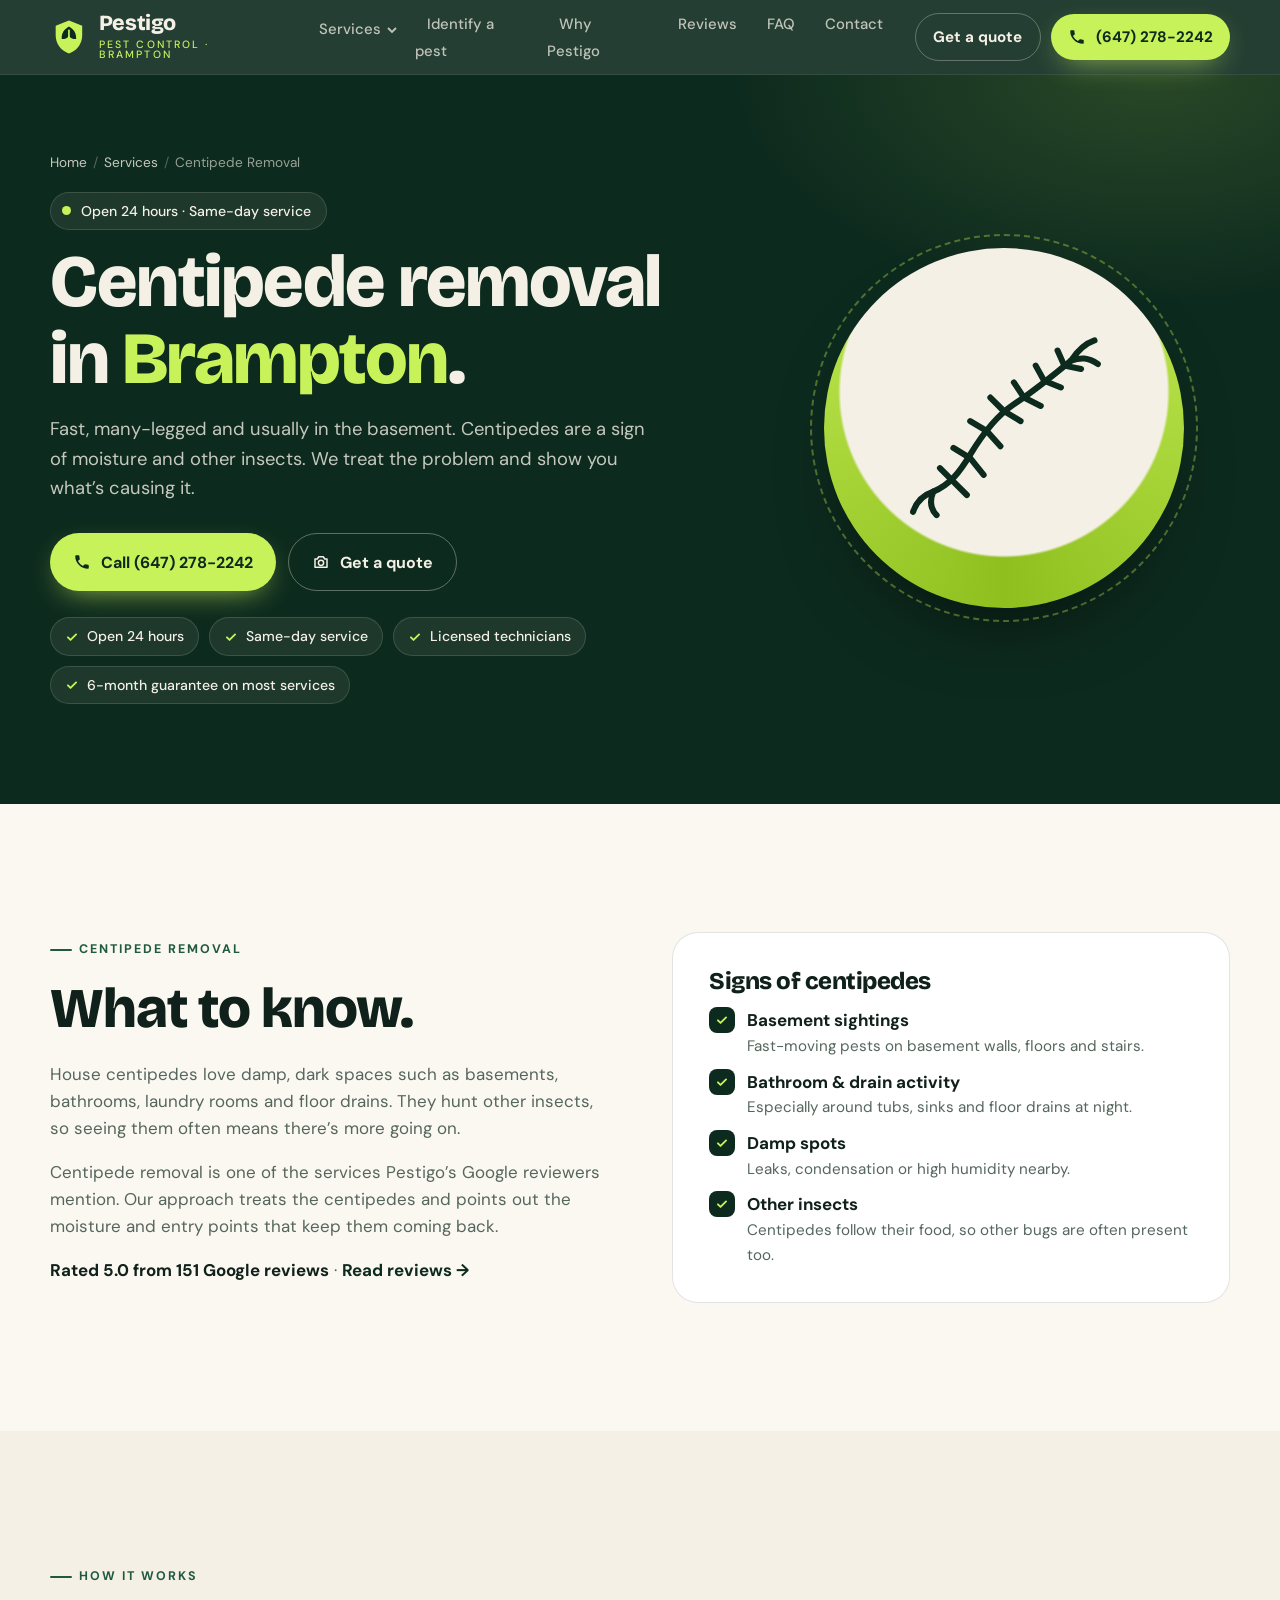
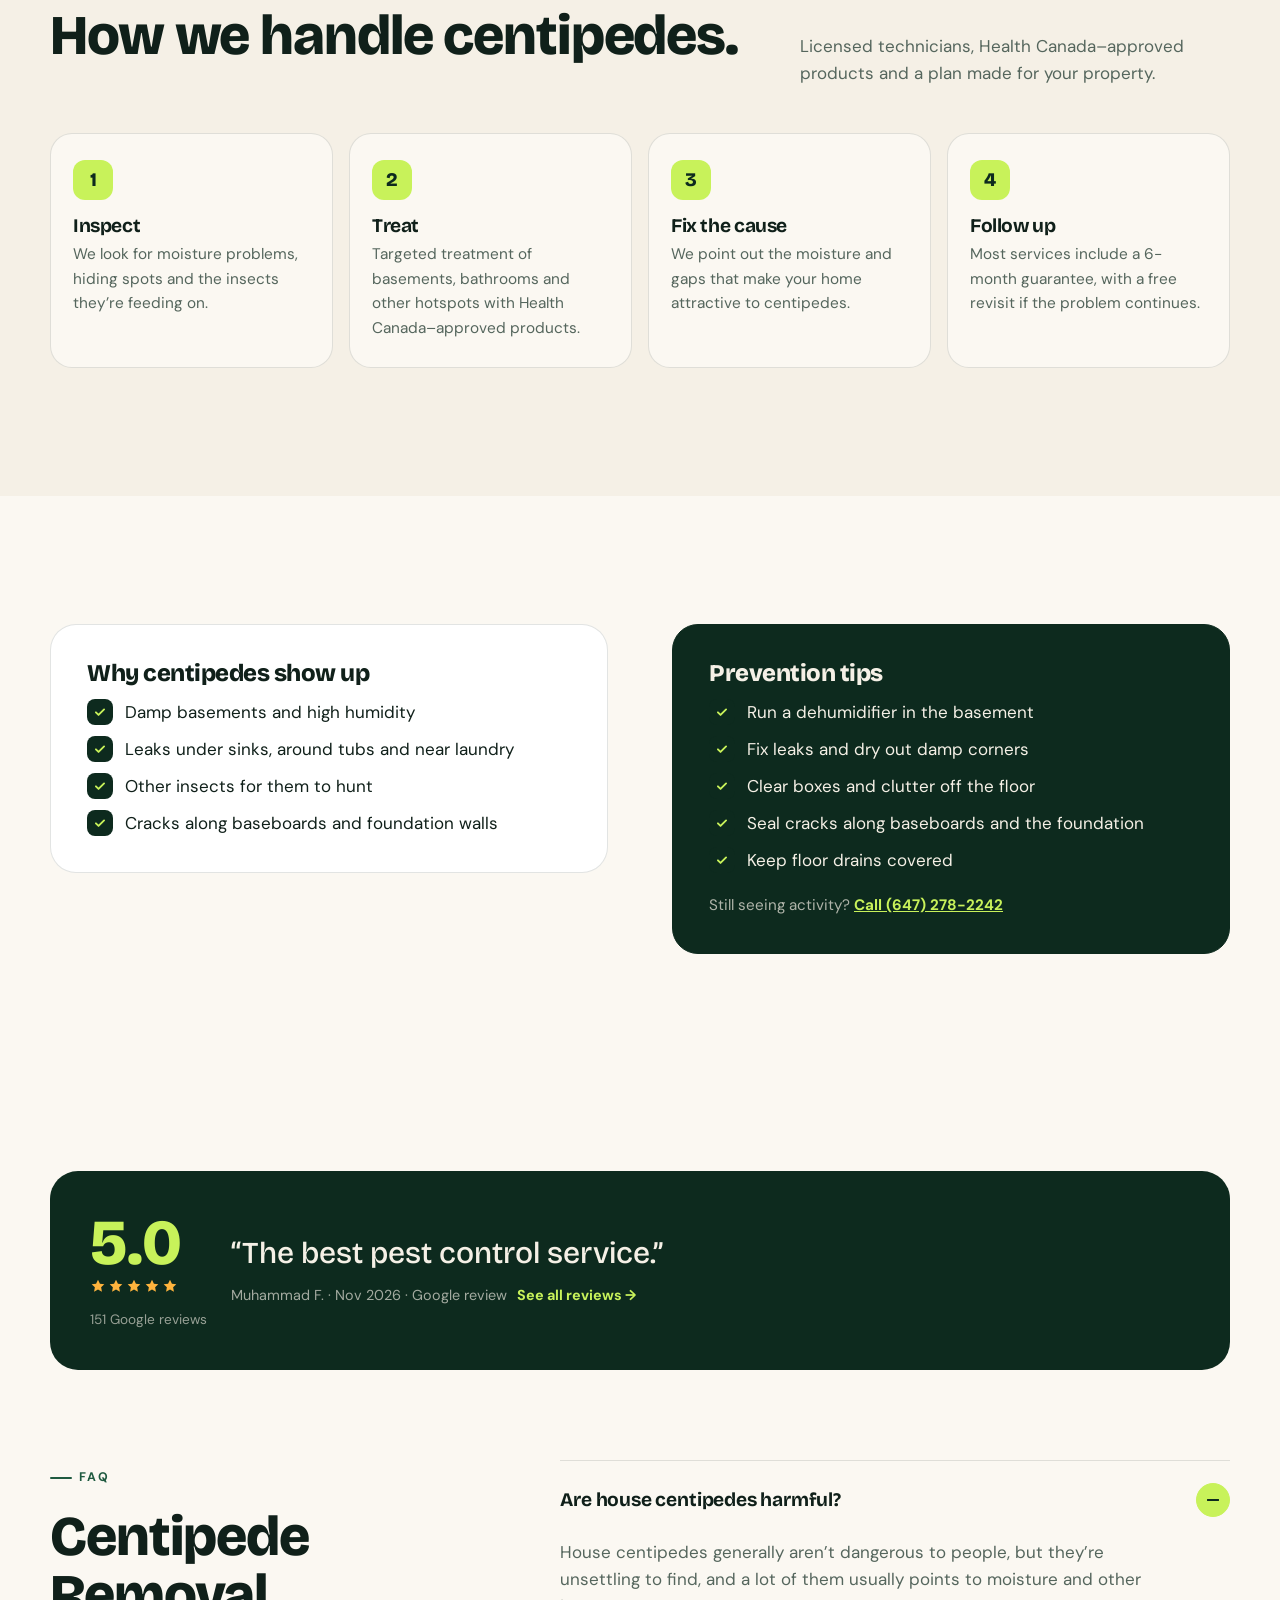
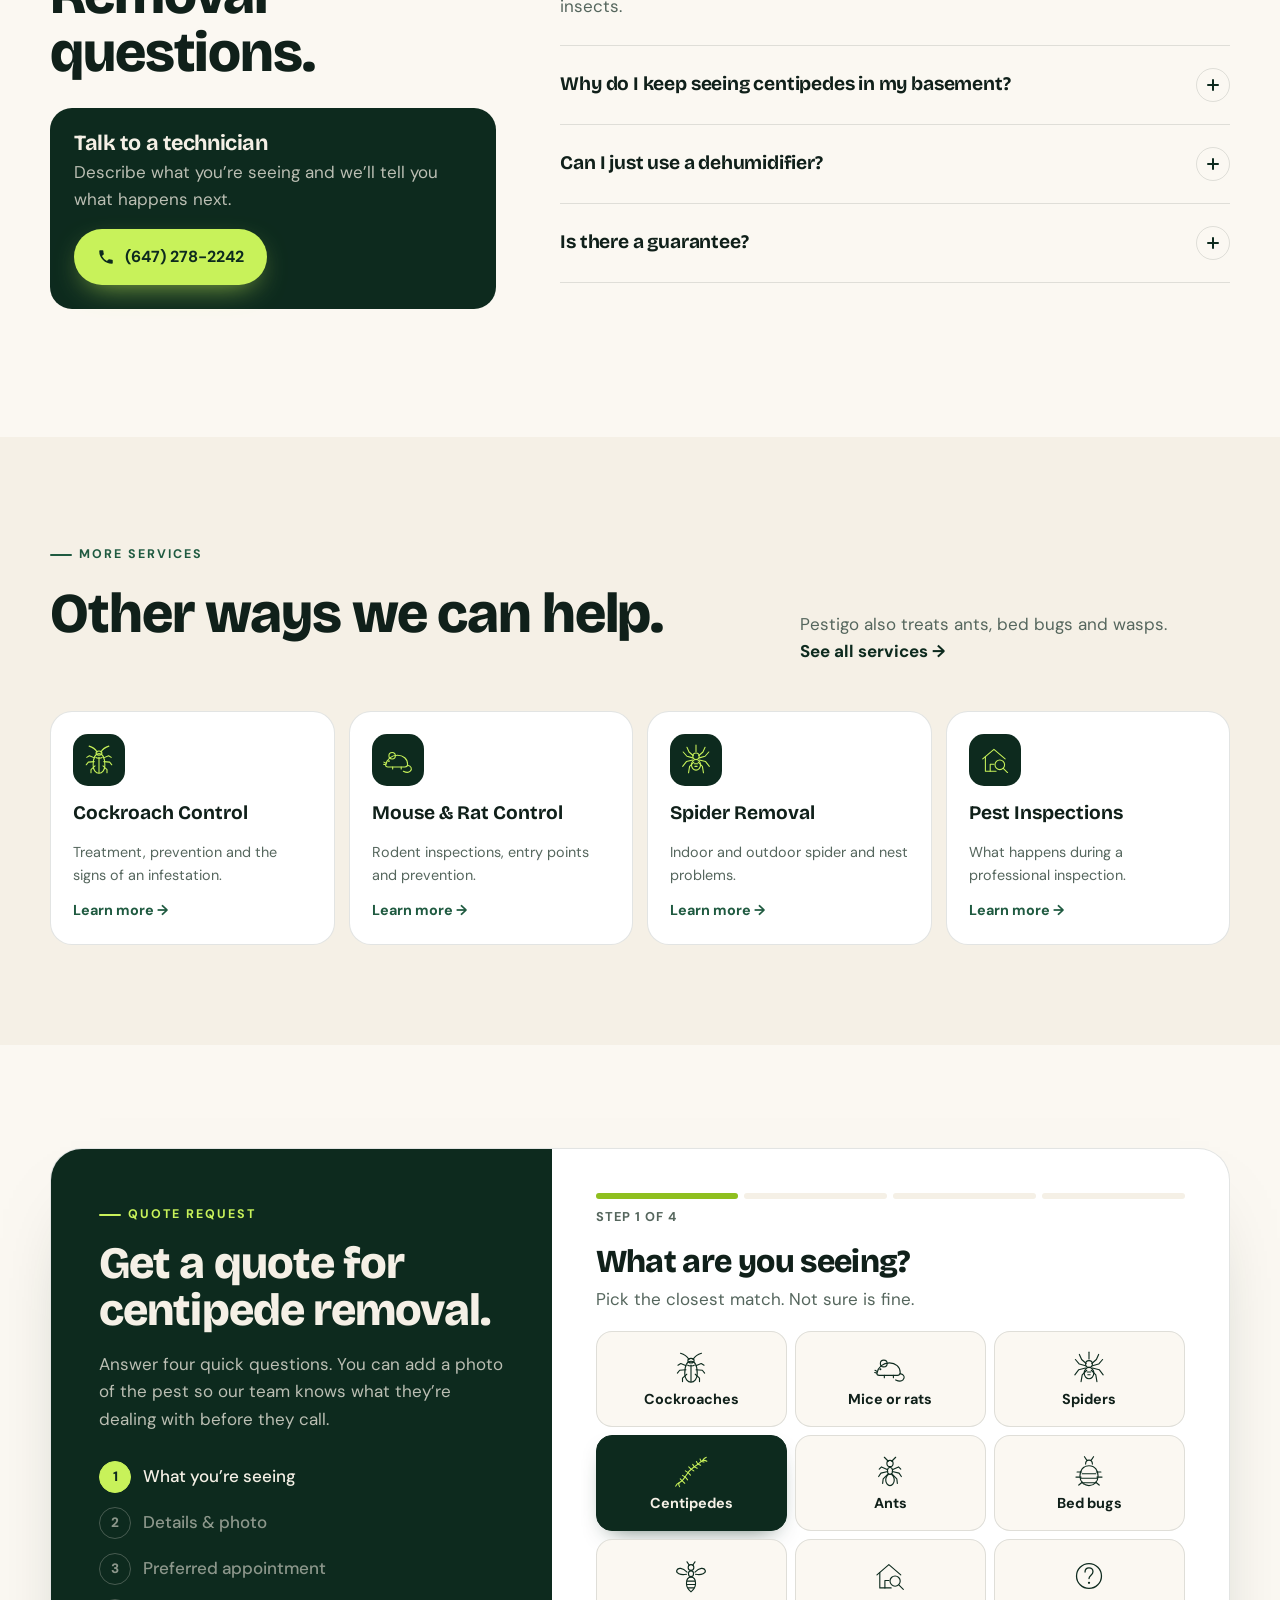
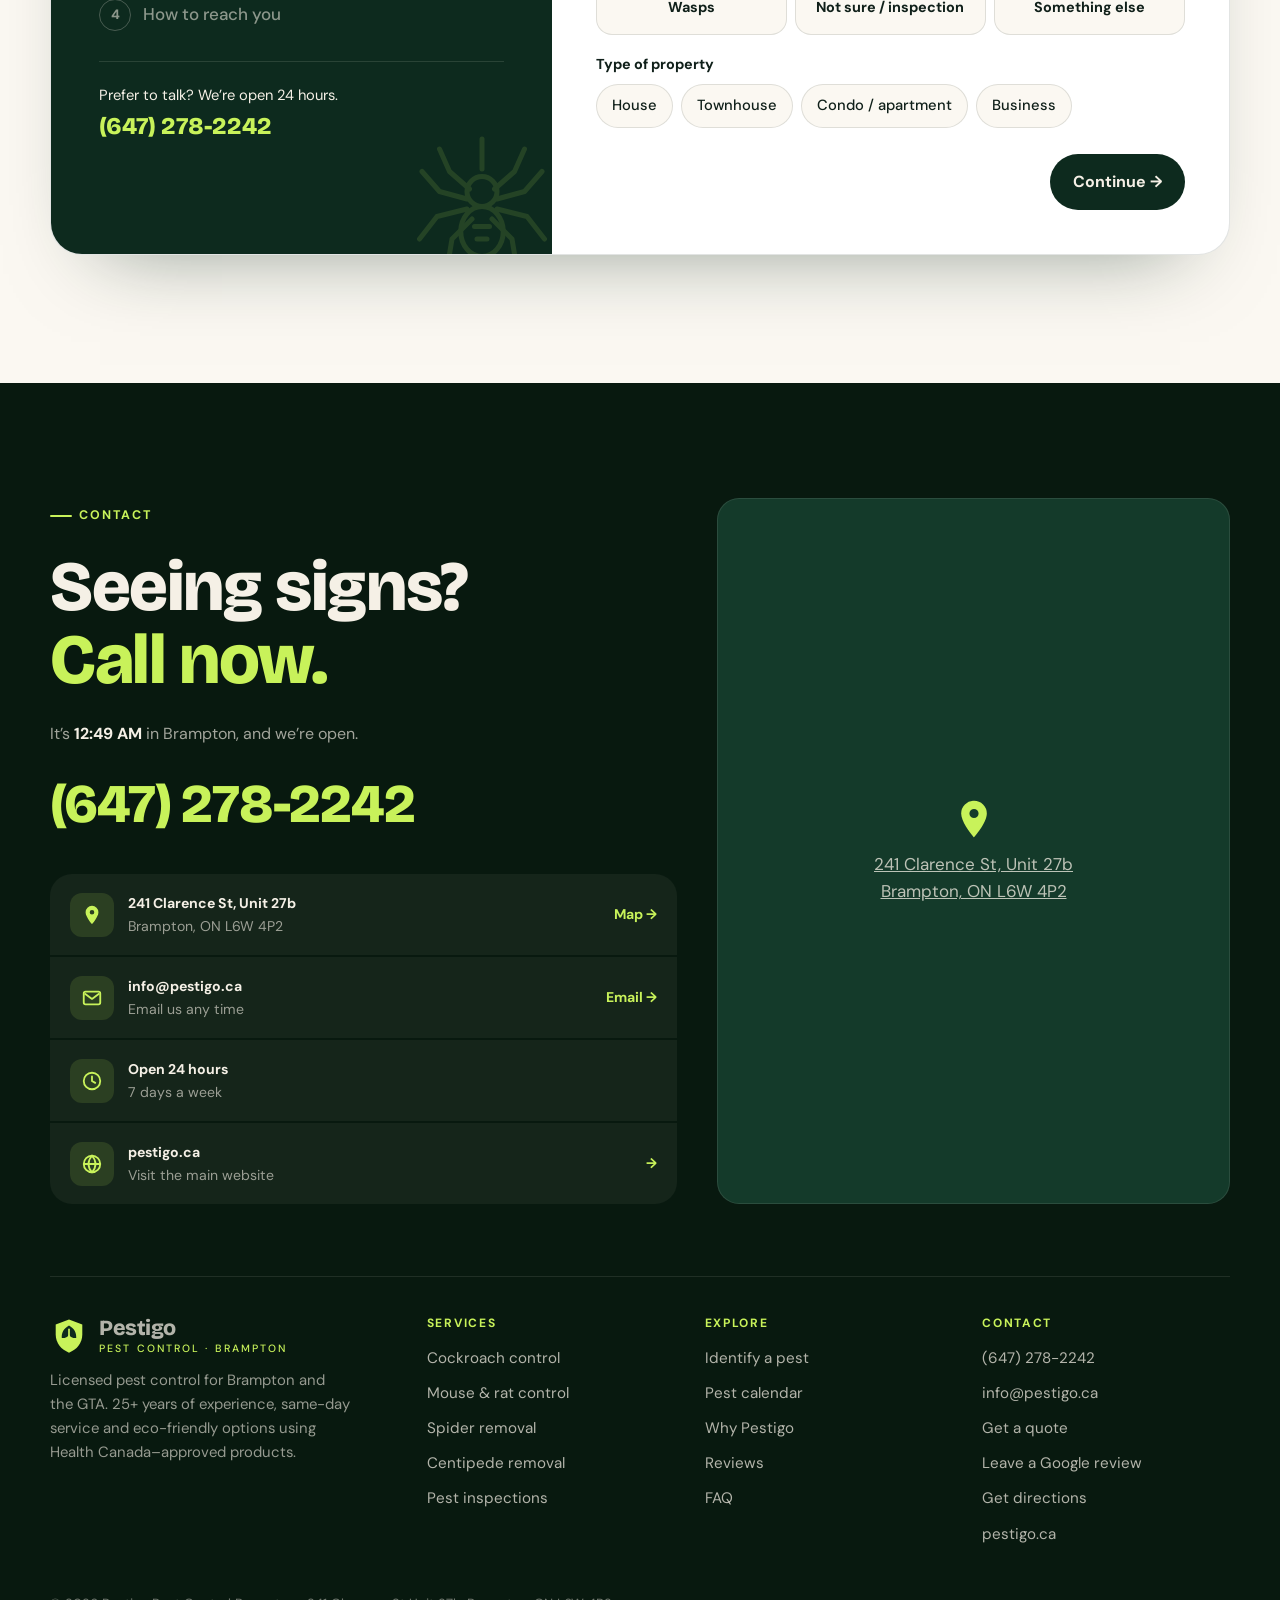
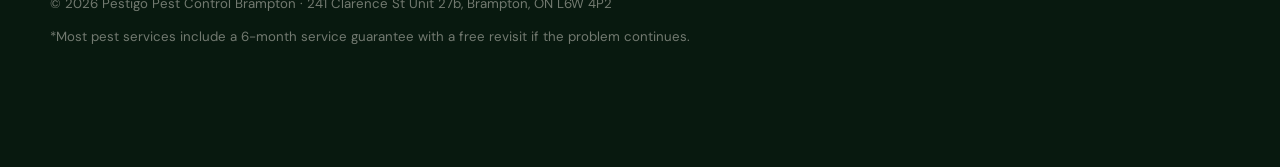
<file: centipede-removal-brampton/index.html>
<!DOCTYPE html>
<html lang="en-CA">
<head>
<meta charset="utf-8">
<meta name="viewport" content="width=device-width, initial-scale=1, viewport-fit=cover">
<title>Centipede Removal Brampton | Basement Pest Control | Pestigo</title>
<meta name="description" content="Centipede removal in Brampton. We treat centipedes in basements and bathrooms and point out the moisture behind them. Same-day service, open 24/7.">
<meta name="robots" content="index,follow">
<link rel="canonical" href="https://bige6284.github.io/pestigo-brampton/centipede-removal-brampton/">
<meta name="theme-color" content="#0d2a1e">
<meta name="format-detection" content="telephone=yes">
<meta name="geo.region" content="CA-ON"><meta name="geo.placename" content="Brampton">

<meta property="og:type" content="website"><meta property="og:locale" content="en_CA">
<meta property="og:site_name" content="Pestigo Pest Control Brampton">
<meta property="og:title" content="Centipede Removal Brampton | Basement Pest Control | Pestigo"><meta property="og:description" content="Centipede removal in Brampton. We treat centipedes in basements and bathrooms and point out the moisture behind them. Same-day service, open 24/7.">
<meta property="og:url" content="https://bige6284.github.io/pestigo-brampton/centipede-removal-brampton/">
<meta property="og:image" content="https://bige6284.github.io/pestigo-brampton/assets/og-image.png"><meta property="og:image:width" content="1200"><meta property="og:image:height" content="630">
<meta name="twitter:card" content="summary_large_image"><meta name="twitter:title" content="Centipede Removal Brampton | Basement Pest Control | Pestigo"><meta name="twitter:description" content="Centipede removal in Brampton. We treat centipedes in basements and bathrooms and point out the moisture behind them. Same-day service, open 24/7."><meta name="twitter:image" content="https://bige6284.github.io/pestigo-brampton/assets/og-image.png">
<link rel="icon" href="../assets/favicon.svg" type="image/svg+xml">
<link rel="preconnect" href="https://fonts.googleapis.com"><link rel="preconnect" href="https://fonts.gstatic.com" crossorigin>
<link href="https://fonts.googleapis.com/css2?family=Bricolage+Grotesque:opsz,wght@12..96,500;12..96,700;12..96,800&family=DM+Sans:opsz,wght@9..40,400;9..40,500;9..40,700&display=swap" rel="stylesheet">
<link rel="stylesheet" href="../assets/styles.css">

<script type="application/ld+json">{"@context": "https://schema.org", "@type": "LocalBusiness", "@id": "https://bige6284.github.io/pestigo-brampton/#business", "additionalType": "https://en.wikipedia.org/wiki/Pest_control", "name": "Pestigo Pest Control Brampton", "url": "https://bige6284.github.io/pestigo-brampton/", "image": "https://bige6284.github.io/pestigo-brampton/assets/og-image.png", "logo": "https://bige6284.github.io/pestigo-brampton/assets/favicon.svg", "telephone": "+1-647-278-2242", "email": "info@pestigo.ca", "address": {"@type": "PostalAddress", "streetAddress": "241 Clarence St Unit 27b", "addressLocality": "Brampton", "addressRegion": "ON", "postalCode": "L6W 4P2", "addressCountry": "CA"}, "geo": {"@type": "GeoCoordinates", "latitude": 43.6903333, "longitude": -79.7366315}, "hasMap": "https://maps.google.com/?cid=3975155878308721227", "sameAs": ["https://business.google.com/v/pestigo-pest-control-brampton/015863910693532085230/c088/_", "https://pestigo.ca/"], "openingHoursSpecification": [{"@type": "OpeningHoursSpecification", "dayOfWeek": ["Monday", "Tuesday", "Wednesday", "Thursday", "Friday", "Saturday", "Sunday"], "opens": "00:00", "closes": "23:59"}], "areaServed": [{"@type": "City", "name": "Brampton"}, {"@type": "Place", "name": "Greater Toronto Area"}], "knowsAbout": ["Cockroach control", "Mouse and rat control", "Spider removal", "Centipede removal", "Ant control", "Bed bug treatment", "Wasp nest removal", "Pest inspections"]}</script>
<script type="application/ld+json">{"@context": "https://schema.org", "@type": "Service", "name": "Centipede Removal in Brampton", "serviceType": "Centipede Removal", "description": "Centipede removal in Brampton. We treat centipedes in basements and bathrooms and point out the moisture behind them. Same-day service, open 24/7.", "url": "https://bige6284.github.io/pestigo-brampton/centipede-removal-brampton/", "provider": {"@id": "https://bige6284.github.io/pestigo-brampton/#business"}, "areaServed": [{"@type": "City", "name": "Brampton"}, {"@type": "Place", "name": "Greater Toronto Area"}]}</script>
<script type="application/ld+json">{"@context": "https://schema.org", "@type": "BreadcrumbList", "itemListElement": [{"@type": "ListItem", "position": 1, "name": "Home", "item": "https://bige6284.github.io/pestigo-brampton/"}, {"@type": "ListItem", "position": 2, "name": "Services", "item": "https://bige6284.github.io/pestigo-brampton/#services"}, {"@type": "ListItem", "position": 3, "name": "Centipede Removal", "item": "https://bige6284.github.io/pestigo-brampton/centipede-removal-brampton/"}]}</script>
<script type="application/ld+json">{"@context": "https://schema.org", "@type": "FAQPage", "mainEntity": [{"@type": "Question", "name": "Are house centipedes harmful?", "acceptedAnswer": {"@type": "Answer", "text": "House centipedes generally aren’t dangerous to people, but they’re unsettling to find, and a lot of them usually points to moisture and other insects."}}, {"@type": "Question", "name": "Why do I keep seeing centipedes in my basement?", "acceptedAnswer": {"@type": "Answer", "text": "Basements are often damp and dark, which is exactly what centipedes look for. Reducing moisture is a big part of keeping them away."}}, {"@type": "Question", "name": "Can I just use a dehumidifier?", "acceptedAnswer": {"@type": "Answer", "text": "Lowering humidity helps a lot, but if you’re seeing centipedes regularly, a treatment plus fixing the moisture source is the more reliable fix."}}, {"@type": "Question", "name": "Is there a guarantee?", "acceptedAnswer": {"@type": "Answer", "text": "Most Pestigo services include a 6-month service guarantee, with a free revisit if the problem continues."}}]}</script>
</head>
<body class="no-js">
<a class="skip" href="#main">Skip to content</a>
<div class="progress" aria-hidden="true"></div>
<!-- ============ ICON + ILLUSTRATION SPRITE ============ -->
<svg width="0" height="0" style="position:absolute" aria-hidden="true" focusable="false">
  <defs>
    <symbol id="i-phone" viewBox="0 0 24 24"><path fill="currentColor" d="M6.6 10.8a15.1 15.1 0 0 0 6.6 6.6l2.2-2.2c.3-.3.7-.4 1-.2 1.1.4 2.3.6 3.6.6.6 0 1 .4 1 1V20c0 .6-.4 1-1 1A17 17 0 0 1 3 4c0-.6.4-1 1-1h3.5c.6 0 1 .4 1 1 0 1.3.2 2.5.6 3.6.1.3 0 .7-.2 1l-2.3 2.2Z"/></symbol>
    <symbol id="i-pin" viewBox="0 0 24 24"><path fill="currentColor" d="M12 2a7 7 0 0 0-7 7c0 5.2 7 13 7 13s7-7.8 7-13a7 7 0 0 0-7-7Zm0 9.5A2.5 2.5 0 1 1 12 6.5a2.5 2.5 0 0 1 0 5Z"/></symbol>
    <symbol id="i-star" viewBox="0 0 24 24"><path fill="currentColor" d="m12 2.5 2.9 6 6.6.9-4.8 4.6 1.2 6.5L12 17.4l-5.9 3.1 1.2-6.5L2.5 9.4l6.6-.9z"/></symbol>
    <symbol id="i-check" viewBox="0 0 24 24"><path fill="none" stroke="currentColor" stroke-width="3.2" stroke-linecap="round" stroke-linejoin="round" d="m5 12.5 4.5 4.5L19 7.5"/></symbol>
    <symbol id="i-clock" viewBox="0 0 24 24"><g fill="none" stroke="currentColor" stroke-width="2" stroke-linecap="round"><circle cx="12" cy="12" r="9"/><path d="M12 7v5l3.5 2"/></g></symbol>
    <symbol id="i-globe" viewBox="0 0 24 24"><g fill="none" stroke="currentColor" stroke-width="2"><circle cx="12" cy="12" r="9"/><path d="M3 12h18M12 3c2.5 2.7 3.8 5.7 3.8 9s-1.3 6.3-3.8 9c-2.5-2.7-3.8-5.7-3.8-9S9.5 5.7 12 3Z"/></g></symbol>
    <symbol id="i-mail" viewBox="0 0 24 24"><g fill="none" stroke="currentColor" stroke-width="2" stroke-linejoin="round"><rect x="3" y="5" width="18" height="14" rx="2"/><path d="m4 7 8 6 8-6"/></g></symbol>
    <symbol id="i-msg" viewBox="0 0 24 24"><path fill="none" stroke="currentColor" stroke-width="2" stroke-linejoin="round" d="M4 5h16v11H9l-5 4z"/></symbol>
    <symbol id="i-copy" viewBox="0 0 24 24"><g fill="none" stroke="currentColor" stroke-width="2" stroke-linejoin="round"><rect x="8" y="8" width="12" height="12" rx="2"/><path d="M16 8V5a1 1 0 0 0-1-1H5a1 1 0 0 0-1 1v10a1 1 0 0 0 1 1h3"/></g></symbol>
    <symbol id="i-up" viewBox="0 0 24 24"><path fill="none" stroke="currentColor" stroke-width="2.6" stroke-linecap="round" stroke-linejoin="round" d="M12 19V5M5 12l7-7 7 7"/></symbol>
    <symbol id="i-quote" viewBox="0 0 40 40"><path fill="currentColor" d="M6 30V20.6C6 13.4 9.6 8.7 16.8 6.5l1.4 3.2c-3.9 1.5-6 4-6.3 7.5H17V30H6Zm17 0V20.6c0-7.2 3.6-11.9 10.8-14.1l1.4 3.2c-3.9 1.5-6 4-6.3 7.5H34V30H23Z"/></symbol>

    <!-- Pest illustrations (line art) -->
    <symbol id="p-roach" viewBox="0 0 120 120">
      <g fill="none" stroke="currentColor" stroke-width="4" stroke-linecap="round" stroke-linejoin="round">
        <path d="M53 30c-6-10-16-18-30-22M67 30c6-10 16-18 30-22"/>
        <path d="M43 52 24 44 14 50M42 66 20 68 12 78M45 82 30 96 30 108M77 52l19-8 10 6M78 66l22 2 8 10M75 82l15 14v12"/>
        <path d="M60 36c-17 0-22 22-22 44 0 18 10 30 22 30s22-12 22-30c0-22-5-44-22-44Z" fill="var(--pf,transparent)"/>
        <path d="M60 50v58M48 50c4 4 20 4 24 0"/>
        <ellipse cx="60" cy="34" rx="11" ry="8" fill="var(--pf,transparent)"/>
      </g>
    </symbol>
    <symbol id="p-mouse" viewBox="0 0 120 120">
      <g fill="none" stroke="currentColor" stroke-width="4" stroke-linecap="round" stroke-linejoin="round">
        <path d="M96 80c14 2 18 14 10 22-6 6-18 4-26 0"/>
        <path d="M14 78c4-22 22-36 44-36 22 0 38 14 38 34 0 6-4 10-10 10H22c-6 0-9-3-8-8Z" fill="var(--pf,transparent)"/>
        <circle cx="38" cy="44" r="12" fill="var(--pf,transparent)"/>
        <path d="M14 78 6 76M15 72 7 68"/>
        <path d="M40 86v8M72 86v8"/>
      </g>
      <circle cx="26" cy="64" r="3.5" fill="currentColor"/>
    </symbol>
    <symbol id="p-spider" viewBox="0 0 120 120">
      <g fill="none" stroke="currentColor" stroke-width="4" stroke-linecap="round" stroke-linejoin="round">
        <path d="M60 4v24"/>
        <path d="M50 44 34 30 26 12M48 52 26 46 12 30M48 60 24 66 10 84M52 68 36 84 32 108M70 44l16-14 8-18M72 52l22-6 14-16M72 60l24 6 14 18M68 68l16 16 4 24"/>
        <circle cx="60" cy="46" r="12" fill="var(--pf,transparent)"/>
        <ellipse cx="60" cy="78" rx="17" ry="20" fill="var(--pf,transparent)"/>
        <path d="M54 74h12M56 84h8"/>
      </g>
    </symbol>
    <symbol id="p-centi" viewBox="0 0 120 120">
      <g fill="none" stroke="currentColor" stroke-width="3.6" stroke-linecap="round" stroke-linejoin="round">
        <path d="M18 98c10-4 16-12 22-22s14-22 26-30 22-16 34-26"/>
        <path d="M30 92 22 84M30 92l8 8M40 78l-10-6M40 78l8 10M50 62l-10-6M50 62l8 9M60 50 52 42M60 50l10 6M72 42l-6-9M72 42l10 5M84 32l-5-9M84 32l10 4M96 23l-4-9M96 23l10 2"/>
        <path d="M100 20c4-6 8-10 14-12M100 20c6-2 10-2 16 2"/>
        <path d="M18 98c-6 2-10 6-12 12M18 98c-2 5-2 10 2 14"/>
      </g>
    </symbol>
    <symbol id="i-camera" viewBox="0 0 24 24"><g fill="none" stroke="currentColor" stroke-width="2" stroke-linejoin="round"><path d="M4 8h3l2-3h6l2 3h3v11H4z"/><circle cx="12" cy="13" r="3.5"/></g></symbol>
    <symbol id="i-pen" viewBox="0 0 24 24"><path fill="none" stroke="currentColor" stroke-width="2" stroke-linecap="round" stroke-linejoin="round" d="M4 20h4L19 9l-4-4L4 16zM13.5 6.5l4 4"/></symbol>
    <symbol id="p-inspect" viewBox="0 0 120 120"><g fill="none" stroke="currentColor" stroke-width="4" stroke-linecap="round" stroke-linejoin="round"><path d="M14 56 56 20l42 36"/><path d="M24 48v54h40"/><circle cx="78" cy="78" r="18" fill="var(--pf,transparent)"/><path d="m91 91 16 16"/><path d="M42 102V76h14"/></g></symbol>
    <symbol id="p-ant" viewBox="0 0 120 120"><g fill="none" stroke="currentColor" stroke-width="4" stroke-linecap="round" stroke-linejoin="round"><circle cx="60" cy="30" r="11" fill="var(--pf,transparent)"/><ellipse cx="60" cy="56" rx="9" ry="12" fill="var(--pf,transparent)"/><ellipse cx="60" cy="88" rx="15" ry="20" fill="var(--pf,transparent)"/><path d="M54 22 40 8M66 22 80 8M52 52 30 42 22 50M52 58 28 64 20 76M54 66 36 84 34 100M68 52l22-10 8 8M68 58l24 6 8 12M66 66l18 18 2 16"/></g></symbol>
    <symbol id="p-bedbug" viewBox="0 0 120 120"><g fill="none" stroke="currentColor" stroke-width="4" stroke-linecap="round" stroke-linejoin="round"><path d="M60 38c-22 0-32 18-32 36 0 20 14 34 32 34s32-14 32-34c0-18-10-36-32-36Z" fill="var(--pf,transparent)"/><path d="M48 32c0-8 5-14 12-14s12 6 12 14"/><path d="M52 18 44 6M68 18l8-12M34 60H18M32 78H14M36 96l-12 10M86 60h16M88 78h18M84 96l12 10"/><path d="M36 66h48M33 82h54M38 98h44"/></g></symbol>
    <symbol id="p-wasp" viewBox="0 0 120 120"><g fill="none" stroke="currentColor" stroke-width="4" stroke-linecap="round" stroke-linejoin="round"><path d="M46 46C30 30 14 30 10 40s12 18 34 14M74 46c16-16 32-16 36-6s-12 18-34 14"/><circle cx="60" cy="30" r="10" fill="var(--pf,transparent)"/><ellipse cx="60" cy="52" rx="9" ry="10" fill="var(--pf,transparent)"/><path d="M60 64c-12 0-16 12-16 22 0 12 8 24 16 30 8-6 16-18 16-30 0-10-4-22-16-22Z" fill="var(--pf,transparent)"/><path d="M46 78h28M45 90h30M50 102h20M54 22 46 10M66 22l8-12"/></g></symbol>
    <symbol id="p-unknown" viewBox="0 0 120 120"><g fill="none" stroke="currentColor" stroke-width="4.5" stroke-linecap="round" stroke-linejoin="round"><circle cx="60" cy="60" r="44" fill="var(--pf,transparent)"/><path d="M46 46c0-9 6-15 14-15s14 6 14 14c0 12-14 12-14 24"/></g><circle cx="60" cy="84" r="4" fill="currentColor"/></symbol>
  </defs>
</svg>


<header class="site" id="header">
  <div class="wrap nav">
    <a class="brand" href="../" aria-label="Pestigo Pest Control Brampton, home"><svg class="brand-mark" viewBox="0 0 40 40" aria-hidden="true"><path d="M20 2.5 34 8v10.5c0 9-6 16.2-14 19-8-2.8-14-10-14-19V8z" fill="#c8f25a"/><path d="M20 9c-5.5 3-8 7.5-7.6 13.2 3.6.2 6.2-1 7.6-3.6 1.4 2.6 4 3.8 7.6 3.6C28 16.5 25.5 12 20 9Z" fill="#0d2a1e"/><path d="M20 13v17" stroke="#c8f25a" stroke-width="1.8" stroke-linecap="round"/></svg><span class="brand-name">Pestigo<small>Pest Control · Brampton</small></span></a>
    <nav aria-label="Main">
      <ul class="nav-links">
        <li class="has-drop"><button type="button" aria-expanded="false" aria-haspopup="true">Services<svg viewBox="0 0 10 10"><path d="M1 3l4 4 4-4" fill="none" stroke="currentColor" stroke-width="1.8"/></svg></button><ul class="drop"><li><a href="../cockroach-control-brampton/"><span class="di"><svg><use href="#p-roach"/></svg></span><span>Cockroach control<small>Treatment, prevention and the signs of an infestation.</small></span></a></li><li><a href="../mouse-rat-control-brampton/"><span class="di"><svg><use href="#p-mouse"/></svg></span><span>Mouse & rat control<small>Rodent inspections, entry points and prevention.</small></span></a></li><li><a href="../spider-removal-brampton/"><span class="di"><svg><use href="#p-spider"/></svg></span><span>Spider removal<small>Indoor and outdoor spider and nest problems.</small></span></a></li><li><a href="../centipede-removal-brampton/"><span class="di"><svg><use href="#p-centi"/></svg></span><span>Centipede removal<small>Basement and moisture-related pest problems.</small></span></a></li><li><a href="../pest-inspections-brampton/"><span class="di"><svg><use href="#p-inspect"/></svg></span><span>Pest inspections<small>What happens during a professional inspection.</small></span></a></li><li class="all"><a href="../#services">All services &amp; other pests</a></li></ul></li>
        <li><a href="../#identify">Identify a pest</a></li>
        <li><a href="../#why">Why Pestigo</a></li>
        <li><a href="../#reviews">Reviews</a></li>
        <li><a href="../#faq">FAQ</a></li>
        <li><a href="../#contact" >Contact</a></li>
      </ul>
    </nav>
    <div class="nav-right">
      <a class="btn btn-quote" href="#quote">Get a quote</a>
      <a class="btn btn-lime" href="tel:+16472782242" aria-label="Call Pestigo at (647) 278-2242"><svg><use href="#i-phone"/></svg><span class="long">(647) 278-2242</span></a>
      <button class="menu-btn" type="button" aria-label="Open menu" aria-expanded="false" aria-controls="mobile-menu"><span></span></button>
    </div>
  </div>
  <div class="mobile-menu" id="mobile-menu">
    <a href="../#services">Services</a><a class="sub" href="../cockroach-control-brampton/">Cockroach control</a><a class="sub" href="../mouse-rat-control-brampton/">Mouse & rat control</a><a class="sub" href="../spider-removal-brampton/">Spider removal</a><a class="sub" href="../centipede-removal-brampton/">Centipede removal</a><a class="sub" href="../pest-inspections-brampton/">Pest inspections</a><a href="../#identify">Identify a pest</a><a href="../#why">Why Pestigo</a><a href="../#reviews">Reviews</a><a href="../#faq">FAQ</a><a href="#quote">Get a quote</a><a href="../#contact">Contact</a>
  </div>
</header>
<main id="main">
<span id="top"></span>

<section class="page-hero" aria-labelledby="ph-title">
  <div class="wrap">
    <div>
      <ol class="crumbs"><li><a href="../">Home</a></li><li><a href="../#services">Services</a></li><li aria-current="page">Centipede Removal</li></ol>
      <span class="live"><span class="dot" aria-hidden="true"></span><span>Open 24 hours · Same-day service</span></span>
      <h1 id="ph-title">Centipede removal in <em>Brampton</em>.</h1>
      <p class="lede">Fast, many-legged and usually in the basement. Centipedes are a sign of moisture and other insects. We treat the problem and show you what’s causing it.</p>
      <div class="hero-ctas">
        <a class="btn btn-lime" href="tel:+16472782242"><svg><use href="#i-phone"/></svg>Call (647) 278-2242</a>
        <a class="btn btn-ghost" href="#quote"><svg><use href="#i-camera"/></svg>Get a quote</a>
      </div>
      <div class="hero-facts"><span><svg><use href="#i-check"/></svg>Open 24 hours</span><span><svg><use href="#i-check"/></svg>Same-day service</span><span><svg><use href="#i-check"/></svg>Licensed technicians</span><span><svg><use href="#i-check"/></svg>6-month guarantee on most services</span></div>
    </div>
    <div class="pest-badge reveal" aria-hidden="true"><svg><use href="#p-centi"/></svg></div>
  </div>
</section>

<section aria-labelledby="sig-title">
  <div class="wrap split">
    <div class="prose reveal"><span class="eyebrow">Centipede Removal</span><h2>What to know.</h2><p>House centipedes love damp, dark spaces such as basements, bathrooms, laundry rooms and floor drains. They hunt other insects, so seeing them often means there’s more going on.</p><p>Centipede removal is one of the services Pestigo’s Google reviewers mention. Our approach treats the centipedes and points out the moisture and entry points that keep them coming back.</p>
      <p><strong>Rated 5.0 from 151 Google reviews</strong> · <a class="link-arrow" href="https://business.google.com/v/pestigo-pest-control-brampton/015863910693532085230/c088/_/rev/" target="_blank" rel="noopener">Read reviews →</a></p></div>
    <div class="card reveal"><h3 id="sig-title">Signs of centipedes</h3><ul class="checklist"><li><i><svg><use href="#i-check"/></svg></i><div><b>Basement sightings</b><span>Fast-moving pests on basement walls, floors and stairs.</span></div></li><li><i><svg><use href="#i-check"/></svg></i><div><b>Bathroom &amp; drain activity</b><span>Especially around tubs, sinks and floor drains at night.</span></div></li><li><i><svg><use href="#i-check"/></svg></i><div><b>Damp spots</b><span>Leaks, condensation or high humidity nearby.</span></div></li><li><i><svg><use href="#i-check"/></svg></i><div><b>Other insects</b><span>Centipedes follow their food, so other bugs are often present too.</span></div></li></ul></div>
  </div>
</section>

<section class="band" aria-labelledby="how-title">
  <div class="wrap">
    <div class="sec-head reveal"><div><span class="eyebrow">How it works</span><h2 id="how-title">How we handle centipedes.</h2></div>
    <p>Licensed technicians, Health Canada–approved products and a plan made for your property.</p></div>
    <div class="numbered reveal"><div><h3>Inspect</h3><p>We look for moisture problems, hiding spots and the insects they’re feeding on.</p></div><div><h3>Treat</h3><p>Targeted treatment of basements, bathrooms and other hotspots with Health Canada–approved products.</p></div><div><h3>Fix the cause</h3><p>We point out the moisture and gaps that make your home attractive to centipedes.</p></div><div><h3>Follow up</h3><p>Most services include a 6-month guarantee, with a free revisit if the problem continues.</p></div></div>
  </div>
</section>

<section aria-label="Causes and prevention">
  <div class="wrap split">
    <div class="card reveal"><h3>Why centipedes show up</h3><ul class="checklist"><li><i><svg><use href="#i-check"/></svg></i><div>Damp basements and high humidity</div></li><li><i><svg><use href="#i-check"/></svg></i><div>Leaks under sinks, around tubs and near laundry</div></li><li><i><svg><use href="#i-check"/></svg></i><div>Other insects for them to hunt</div></li><li><i><svg><use href="#i-check"/></svg></i><div>Cracks along baseboards and foundation walls</div></li></ul></div>
    <div class="card reveal" style="background:var(--forest);color:var(--cream);border-color:var(--forest)"><h3>Prevention tips</h3><ul class="checklist" style="--x:1"><li><i><svg><use href="#i-check"/></svg></i><div>Run a dehumidifier in the basement</div></li><li><i><svg><use href="#i-check"/></svg></i><div>Fix leaks and dry out damp corners</div></li><li><i><svg><use href="#i-check"/></svg></i><div>Clear boxes and clutter off the floor</div></li><li><i><svg><use href="#i-check"/></svg></i><div>Seal cracks along baseboards and the foundation</div></li><li><i><svg><use href="#i-check"/></svg></i><div>Keep floor drains covered</div></li></ul>
      <p style="margin-top:20px;color:rgba(245,240,230,.7);font-size:.95rem">Still seeing activity? <a href="tel:+16472782242" style="color:var(--lime);font-weight:700">Call (647) 278-2242</a></p></div>
  </div>
</section>

<section style="padding:clamp(50px,7vw,90px) 0">
  <div class="wrap">
    <figure class="review-callout reveal">
      <div><div class="big">5.0</div><span class="stars" aria-label="5 out of 5 stars"><svg><use href="#i-star"/></svg><svg><use href="#i-star"/></svg><svg><use href="#i-star"/></svg><svg><use href="#i-star"/></svg><svg><use href="#i-star"/></svg></span><div style="font-size:.85rem;color:rgba(245,240,230,.6);margin-top:6px">151 Google reviews</div></div>
      <div><blockquote>“The best pest control service.”</blockquote><cite>Muhammad F. · Nov 2026 · Google review <a href="https://business.google.com/v/pestigo-pest-control-brampton/015863910693532085230/c088/_/rev/" target="_blank" rel="noopener">See all reviews →</a></cite></div>
    </figure>
  </div>
</section>
<section id="faq" aria-labelledby="faq-title" style="padding-top:0">
  <div class="wrap faq-grid">
    <div class="faq-side reveal"><span class="eyebrow">FAQ</span><h2 id="faq-title">Centipede Removal questions.</h2>
      <div class="help"><h3>Talk to a technician</h3><p>Describe what you’re seeing and we’ll tell you what happens next.</p><a class="btn btn-lime" href="tel:+16472782242"><svg><use href="#i-phone"/></svg>(647) 278-2242</a></div></div>
    <div class="reveal"><details open><summary>Are house centipedes harmful?<span class="pm" aria-hidden="true"></span></summary><div class="ans">House centipedes generally aren’t dangerous to people, but they’re unsettling to find, and a lot of them usually points to moisture and other insects.</div></details>
<details><summary>Why do I keep seeing centipedes in my basement?<span class="pm" aria-hidden="true"></span></summary><div class="ans">Basements are often damp and dark, which is exactly what centipedes look for. Reducing moisture is a big part of keeping them away.</div></details>
<details><summary>Can I just use a dehumidifier?<span class="pm" aria-hidden="true"></span></summary><div class="ans">Lowering humidity helps a lot, but if you’re seeing centipedes regularly, a treatment plus fixing the moisture source is the more reliable fix.</div></details>
<details><summary>Is there a guarantee?<span class="pm" aria-hidden="true"></span></summary><div class="ans">Most Pestigo services include a 6-month service guarantee, with a free revisit if the problem continues.</div></details></div>
  </div>
</section>

<section class="band" aria-labelledby="rel-title" style="padding:clamp(60px,8vw,100px) 0">
  <div class="wrap">
    <div class="sec-head reveal"><div><span class="eyebrow">More services</span><h2 id="rel-title">Other ways we can help.</h2></div>
    <p>Pestigo also treats ants, bed bugs and wasps. <a class="link-arrow" href="../#services">See all services →</a></p></div>
    <div class="related reveal"><a href="../cockroach-control-brampton/"><span class="ri"><svg><use href="#p-roach"/></svg></span><b>Cockroach Control</b><span>Treatment, prevention and the signs of an infestation.</span><em>Learn more →</em></a><a href="../mouse-rat-control-brampton/"><span class="ri"><svg><use href="#p-mouse"/></svg></span><b>Mouse & Rat Control</b><span>Rodent inspections, entry points and prevention.</span><em>Learn more →</em></a><a href="../spider-removal-brampton/"><span class="ri"><svg><use href="#p-spider"/></svg></span><b>Spider Removal</b><span>Indoor and outdoor spider and nest problems.</span><em>Learn more →</em></a><a href="../pest-inspections-brampton/"><span class="ri"><svg><use href="#p-inspect"/></svg></span><b>Pest Inspections</b><span>What happens during a professional inspection.</span><em>Learn more →</em></a></div>
  </div>
</section>

<section id="quote" class="quote" aria-labelledby="quote-title" style="padding-top:clamp(60px,8vw,110px)">
  <div class="wrap">
    <div class="quote-card reveal">
      <div class="quote-side">
        <span class="eyebrow">Quote request</span>
        <h2 id="quote-title">Get a quote for centipede removal.</h2>
        <p>Answer four quick questions. You can add a photo of the pest so our team knows what they’re dealing with before they call.</p>
        <ol class="side-steps" aria-hidden="true"><li>What you’re seeing</li><li>Details &amp; photo</li><li>Preferred appointment</li><li>How to reach you</li></ol>
        <div class="side-call">Prefer to talk? We’re open 24 hours.<a href="tel:+16472782242">(647) 278-2242</a></div>
        <svg class="bug-art" style="color:#c8f25a"><use href="#p-spider"/></svg>
      </div>
      <div>
      <form id="qform" novalidate>
      <div class="wizard" id="wizard" data-email="info@pestigo.ca" data-pest="Centipedes">
        <div class="wz-progress" aria-hidden="true"><i></i><i></i><i></i><i></i></div>
        <p class="wz-count" aria-live="polite">Step 1 of 4</p>

        <fieldset class="wz-step active">
          <h3>What are you seeing?</h3><p>Pick the closest match. Not sure is fine.</p>
          <div class="pest-grid" role="radiogroup" aria-label="Pest"><label class="pest-opt"><input type="radio" name="pest" value="Cockroaches"><span><svg><use href="#p-roach"/></svg>Cockroaches</span></label><label class="pest-opt"><input type="radio" name="pest" value="Mice or rats"><span><svg><use href="#p-mouse"/></svg>Mice or rats</span></label><label class="pest-opt"><input type="radio" name="pest" value="Spiders"><span><svg><use href="#p-spider"/></svg>Spiders</span></label><label class="pest-opt"><input type="radio" name="pest" value="Centipedes"><span><svg><use href="#p-centi"/></svg>Centipedes</span></label><label class="pest-opt"><input type="radio" name="pest" value="Ants"><span><svg><use href="#p-ant"/></svg>Ants</span></label><label class="pest-opt"><input type="radio" name="pest" value="Bed bugs"><span><svg><use href="#p-bedbug"/></svg>Bed bugs</span></label><label class="pest-opt"><input type="radio" name="pest" value="Wasps"><span><svg><use href="#p-wasp"/></svg>Wasps</span></label><label class="pest-opt"><input type="radio" name="pest" value="Not sure / inspection"><span><svg><use href="#p-inspect"/></svg>Not sure / inspection</span></label><label class="pest-opt"><input type="radio" name="pest" value="Something else"><span><svg><use href="#p-unknown"/></svg>Something else</span></label></div>
          <div><span class="qlabel">Type of property</span><div class="chips" role="radiogroup"><label><input type="radio" name="property" value="House"><span>House</span></label><label><input type="radio" name="property" value="Townhouse"><span>Townhouse</span></label><label><input type="radio" name="property" value="Condo / apartment"><span>Condo / apartment</span></label><label><input type="radio" name="property" value="Business"><span>Business</span></label></div></div>
        </fieldset>

        <fieldset class="wz-step">
          <h3>Tell us a bit more</h3><p>This helps the technician come prepared.</p>
          <div><span class="qlabel">Where have you seen them? <small>(pick any)</small></span><div class="chips"><label><input type="checkbox" name="where" value="Kitchen"><span>Kitchen</span></label><label><input type="checkbox" name="where" value="Basement"><span>Basement</span></label><label><input type="checkbox" name="where" value="Bathroom"><span>Bathroom</span></label><label><input type="checkbox" name="where" value="Bedroom"><span>Bedroom</span></label><label><input type="checkbox" name="where" value="Living areas"><span>Living areas</span></label><label><input type="checkbox" name="where" value="Garage"><span>Garage</span></label><label><input type="checkbox" name="where" value="Attic"><span>Attic</span></label><label><input type="checkbox" name="where" value="Outside"><span>Outside</span></label></div></div>
          <div><span class="qlabel">How long has it been going on?</span><div class="chips" role="radiogroup"><label><input type="radio" name="duration" value="Just noticed"><span>Just noticed</span></label><label><input type="radio" name="duration" value="A few weeks"><span>A few weeks</span></label><label><input type="radio" name="duration" value="Months or longer"><span>Months or longer</span></label></div></div>
          <div>
            <span class="qlabel">Photo of the pest <small>(optional, but really helpful)</small></span>
            <label class="drop-zone"><input type="file" id="q-photo" accept="image/*" capture="environment" aria-label="Upload a photo of the pest"><span class="dz-i"><svg><use href="#i-camera"/></svg></span><span><b>Take or upload a photo</b><small>Tap to use your camera, or drag an image here.</small></span></label>
            <div class="photo-preview"><img alt="Your pest photo"><div><b></b><small></small></div><button type="button">Remove</button></div>
          </div>
          <div class="field"><label for="q-notes">Anything else? <small>(optional)</small></label><textarea id="q-notes" placeholder="Where exactly, what you’ve tried, pets or kids at home…"></textarea></div>
        </fieldset>

        <fieldset class="wz-step">
          <h3>When suits you?</h3><p>Tell us your preference and we’ll confirm a time with you.</p>
          <div><span class="qlabel">How soon do you need help?</span><div class="chips" role="radiogroup"><label><input type="radio" name="urgency" value="As soon as possible"><span>As soon as possible</span></label><label><input type="radio" name="urgency" value="This week"><span>This week</span></label><label><input type="radio" name="urgency" value="Just planning ahead"><span>Just planning ahead</span></label></div></div>
          <div class="two">
            <div class="field"><label for="q-date">Preferred date <small>(optional)</small></label><input type="date" id="q-date"></div>
            <div><span class="qlabel">Preferred time</span><div class="chips" role="radiogroup"><label><input type="radio" name="time" value="Morning"><span>Morning</span></label><label><input type="radio" name="time" value="Afternoon"><span>Afternoon</span></label><label><input type="radio" name="time" value="Evening"><span>Evening</span></label><label><input type="radio" name="time" value="Flexible" checked><span>Flexible</span></label></div></div>
          </div>
          <p class="hint"><svg><use href="#i-clock"/></svg><span>Pestigo offers same-day service and is open 24 hours. Your appointment time is confirmed when we contact you.</span></p>
        </fieldset>

        <fieldset class="wz-step">
          <h3>How should we reach you?</h3><p>We’ll get back to you the way you prefer.</p>
          <div><span class="qlabel">Reply by</span><div class="chips" role="radiogroup"><label><input type="radio" name="contact" value="Phone call" checked><span>Phone call</span></label><label><input type="radio" name="contact" value="Text message"><span>Text message</span></label><label><input type="radio" name="contact" value="Email"><span>Email</span></label></div></div>
          <div class="two">
            <div class="field"><label for="q-name">Your name</label><input id="q-name" autocomplete="name" required></div>
            <div class="field"><label for="q-phone">Phone number</label><input id="q-phone" type="tel" inputmode="tel" autocomplete="tel" placeholder="(905) 555-0123" required></div>
          </div>
          <div class="two">
            <div class="field"><label for="q-email">Email <small id="q-email-opt">(optional)</small></label><input id="q-email" type="email" autocomplete="email" placeholder="you@example.com"></div>
            <div class="field"><label for="q-area">Street or neighbourhood <small>(optional)</small></label><input id="q-area" autocomplete="street-address" placeholder="e.g. Bramalea"></div>
          </div>
        </fieldset>

        <p class="wz-err" role="alert"></p>
        <div class="wz-nav">
          <button type="button" class="wz-back" hidden>← Back</button>
          <span></span>
          <button type="button" class="btn btn-dark wz-next">Continue →</button>
          <button type="submit" class="btn btn-lime wz-submit" hidden><svg><use href="#i-check"/></svg>Review my request</button>
        </div>
      </div>
      </form>

      <div class="confirm" id="confirm" role="status" aria-live="polite">
        <div class="tick-big"><svg viewBox="0 0 24 24"><path d="m5 12.5 4.5 4.5L19 7.5" fill="none" stroke="currentColor" stroke-width="3" stroke-linecap="round" stroke-linejoin="round"/></svg></div>
        <h3>Your request is ready. One last step.</h3>
        <span class="ref" id="ref"></span>
        <ol class="steps-left"><li><span>Press <b>Send request</b> below. It opens your email with everything filled in.</span></li><li><span>Attach your photo if you added one, then press send.</span></li><li><span>We’ll <span id="sent-how">contact you</span> to confirm your appointment.</span></li></ol>
        <div class="photo-remind"><img alt=""><p><b>Don’t forget your photo.</b> Email apps can’t attach it automatically. <a download>Save photo</a> then attach it to the email.</p></div>
        <dl class="summary" id="summary"></dl>
        <div class="row">
          <a class="btn btn-lime" id="send-mail" href="mailto:info@pestigo.ca"><svg><use href="#i-mail"/></svg>Send request</a>
          <a class="btn btn-dark" href="tel:+16472782242"><svg><use href="#i-phone"/></svg>Call instead</a>
          <button class="btn btn-outline" type="button" id="copy-req"><svg><use href="#i-copy"/></svg><span>Copy details</span></button>
          <button class="wz-back" type="button" id="edit-req">Edit</button>
        </div>
        <div class="sent-note"><b>Thanks, <span id="sent-name">there</span>!</b> Once the email is sent to info@pestigo.ca, our team will be in touch. Need help sooner? Call <a href="tel:+16472782242" style="color:var(--lime);font-weight:700">(647) 278-2242</a>. We’re open 24 hours.</div>
      </div>
      </div>
    </div>
  </div>
</section>

</main>
<!-- ============ CONTACT FOOTER ============ -->
<footer id="contact" aria-labelledby="contact-title">
  <div class="wrap">
    <div class="cta-band">
      <div class="reveal">
        <span class="eyebrow" style="color:var(--lime)">Contact</span>
        <h2 id="contact-title">Seeing signs? <span>Call&nbsp;now.</span></h2>
        <p class="clock">It’s <b class="js-time">late</b> in Brampton, and we’re open.</p>
        <a class="big-phone" href="tel:+16472782242">(647) 278-2242</a>
        <div class="info">
          <a href="https://www.google.com/maps/search/?api=1&amp;query=Pestigo+Pest+Control+Brampton+241+Clarence+St+Unit+27b+Brampton+ON+L6W+4P2" target="_blank" rel="noopener">
            <span class="ic"><svg><use href="#i-pin"/></svg></span>
            <span><b>241 Clarence St, Unit 27b</b><span>Brampton, ON L6W 4P2</span></span>
            <span class="arrow">Map →</span>
          </a>
          <a href="mailto:info@pestigo.ca">
            <span class="ic"><svg><use href="#i-mail"/></svg></span>
            <span><b>info@pestigo.ca</b><span>Email us any time</span></span>
            <span class="arrow">Email →</span>
          </a>
          <div>
            <span class="ic"><svg><use href="#i-clock"/></svg></span>
            <span><b>Open 24 hours</b><span>7 days a week</span></span>
            <span></span>
          </div>
          <a href="https://pestigo.ca/services-area/pestigo-pest-control-brampton/" target="_blank" rel="noopener">
            <span class="ic"><svg><use href="#i-globe"/></svg></span>
            <span><b>pestigo.ca</b><span>Visit the main website</span></span>
            <span class="arrow">→</span>
          </a>
        </div>
      </div>
      <div class="map reveal">
        <a class="map-fallback" href="https://www.google.com/maps/search/?api=1&amp;query=Pestigo+Pest+Control+Brampton+241+Clarence+St+Unit+27b+Brampton+ON+L6W+4P2" target="_blank" rel="noopener" tabindex="-1"><span><svg><use href="#i-pin"/></svg>241 Clarence St, Unit 27b<br>Brampton, ON L6W 4P2</span></a>
        <iframe title="Map showing Pestigo Pest Control Brampton at 241 Clarence St, Brampton" loading="lazy" referrerpolicy="no-referrer-when-downgrade" src="https://maps.google.com/maps?q=241%20Clarence%20St%20Unit%2027b%2C%20Brampton%2C%20ON%20L6W%204P2&amp;z=15&amp;output=embed"></iframe>
      </div>
    </div>

    <div class="foot-grid">
      <div>
        <a class="brand" href="../">
          <svg class="brand-mark" viewBox="0 0 40 40" aria-hidden="true"><path d="M20 2.5 34 8v10.5c0 9-6 16.2-14 19-8-2.8-14-10-14-19V8z" fill="#c8f25a"/><path d="M20 9c-5.5 3-8 7.5-7.6 13.2 3.6.2 6.2-1 7.6-3.6 1.4 2.6 4 3.8 7.6 3.6C28 16.5 25.5 12 20 9Z" fill="#0d2a1e"/><path d="M20 13v17" stroke="#c8f25a" stroke-width="1.8" stroke-linecap="round"/></svg>
          <span class="brand-name">Pestigo<small>Pest Control · Brampton</small></span>
        </a>
        <p>Licensed pest control for Brampton and the GTA. 25+ years of experience, same-day service and eco-friendly options using Health Canada–approved products.</p>
      </div>
      <div><h4>Services</h4><ul><li><a href="../cockroach-control-brampton/">Cockroach control</a></li><li><a href="../mouse-rat-control-brampton/">Mouse & rat control</a></li><li><a href="../spider-removal-brampton/">Spider removal</a></li><li><a href="../centipede-removal-brampton/">Centipede removal</a></li><li><a href="../pest-inspections-brampton/">Pest inspections</a></li></ul></div>
      <div><h4>Explore</h4><ul><li><a href="../#identify">Identify a pest</a></li><li><a href="../#seasons">Pest calendar</a></li><li><a href="../#why">Why Pestigo</a></li><li><a href="../#reviews">Reviews</a></li><li><a href="../#faq">FAQ</a></li></ul></div>
      <div><h4>Contact</h4><ul><li><a href="tel:+16472782242">(647) 278-2242</a></li><li><a href="mailto:info@pestigo.ca">info@pestigo.ca</a></li><li><a href="#quote">Get a quote</a></li><li><a href="https://maps.google.com/?cid=3975155878308721227" target="_blank" rel="noopener">Leave a Google review</a></li><li><a href="https://www.google.com/maps/search/?api=1&amp;query=Pestigo+Pest+Control+Brampton+241+Clarence+St+Unit+27b+Brampton+ON+L6W+4P2" target="_blank" rel="noopener">Get directions</a></li><li><a href="https://pestigo.ca/" target="_blank" rel="noopener">pestigo.ca</a></li></ul></div>
    </div>
    <div class="legal">
      <span>© <span id="yr">2026</span> Pestigo Pest Control Brampton · 241 Clarence St Unit 27b, Brampton, ON L6W 4P2</span>
      <span>*Most pest services include a 6-month service guarantee with a free revisit if the problem continues.</span>
    </div>
  </div>
</footer>

<div class="callbar" id="callbar">
  <a class="btn btn-lime" href="tel:+16472782242"><svg><use href="#i-phone"/></svg>Call now</a>
  <a class="btn btn-dark" href="https://www.google.com/maps/search/?api=1&amp;query=Pestigo+Pest+Control+Brampton+241+Clarence+St+Unit+27b+Brampton+ON+L6W+4P2" target="_blank" rel="noopener"><svg><use href="#i-pin"/></svg>Directions</a>
</div>
<button class="totop" id="totop" type="button" aria-label="Back to top"><svg><use href="#i-up"/></svg></button>

<script src="../assets/main.js" defer></script>
</body>
</html>
</file>
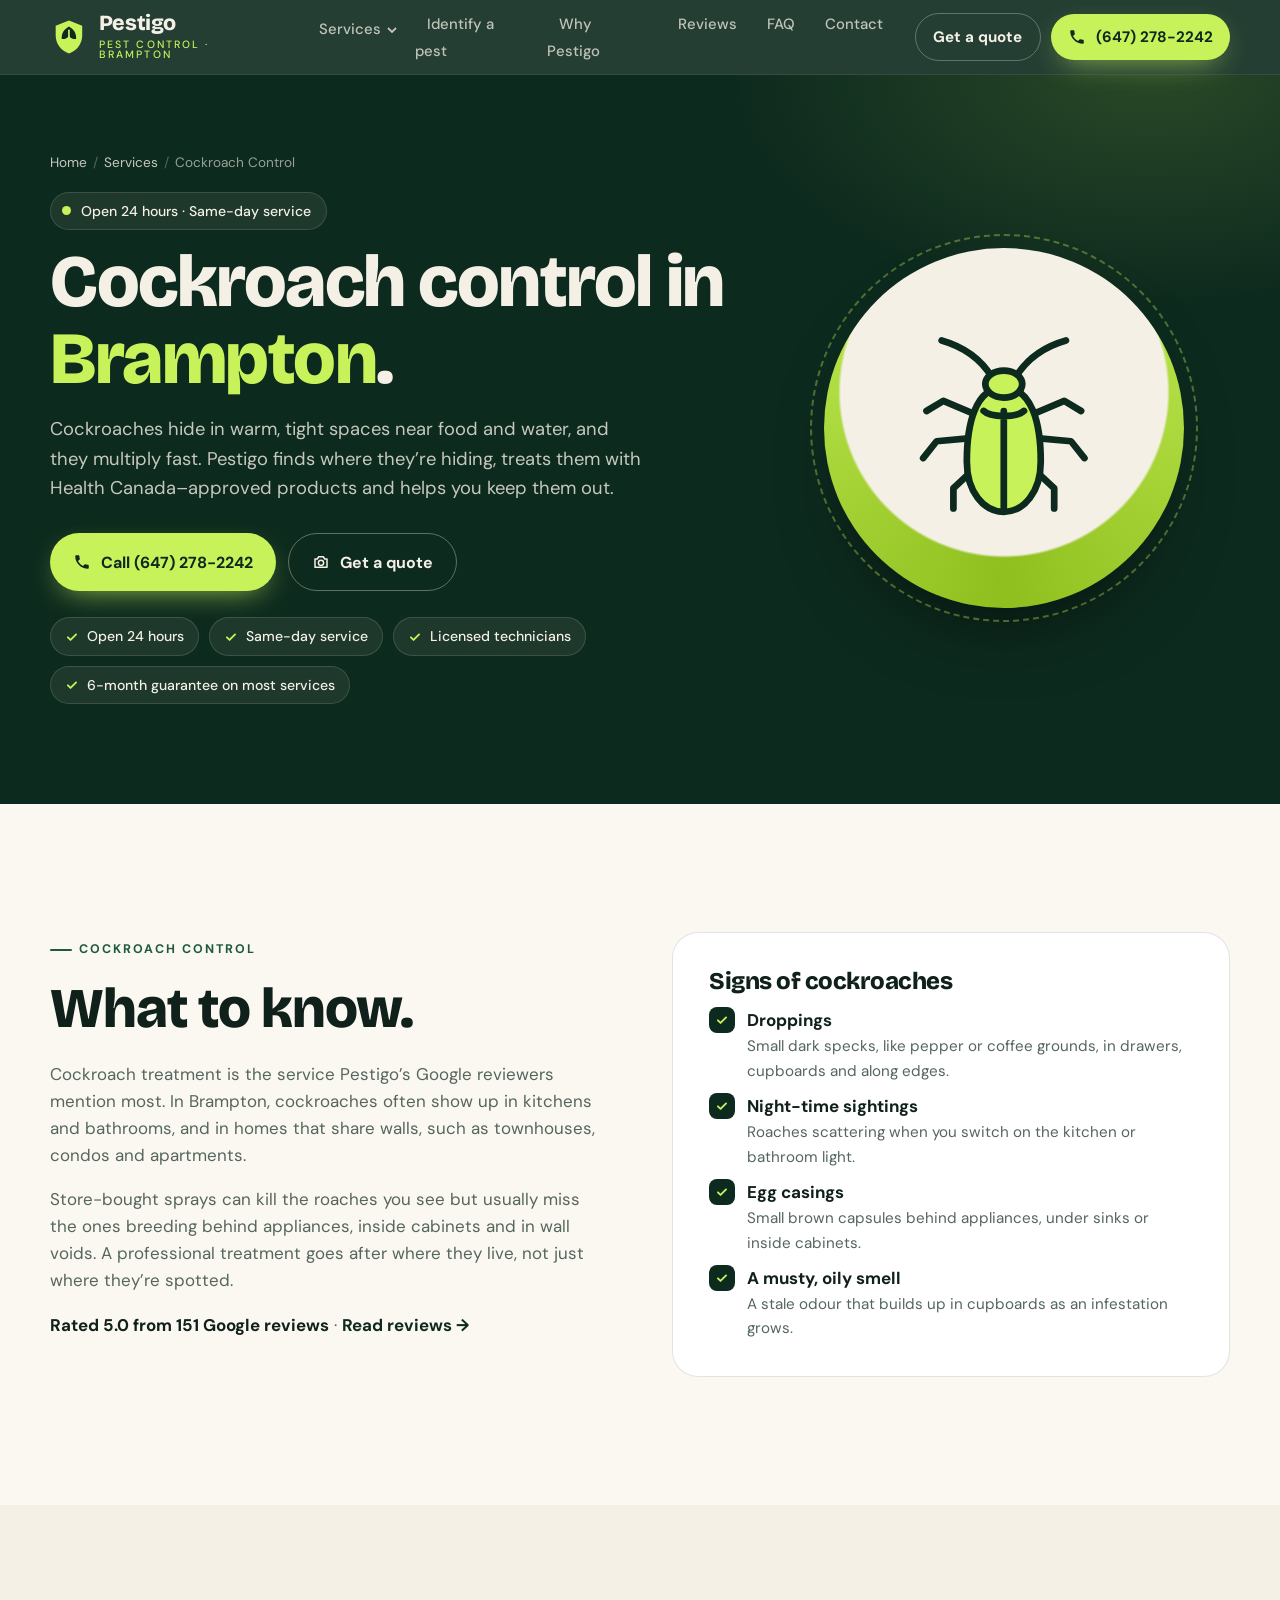
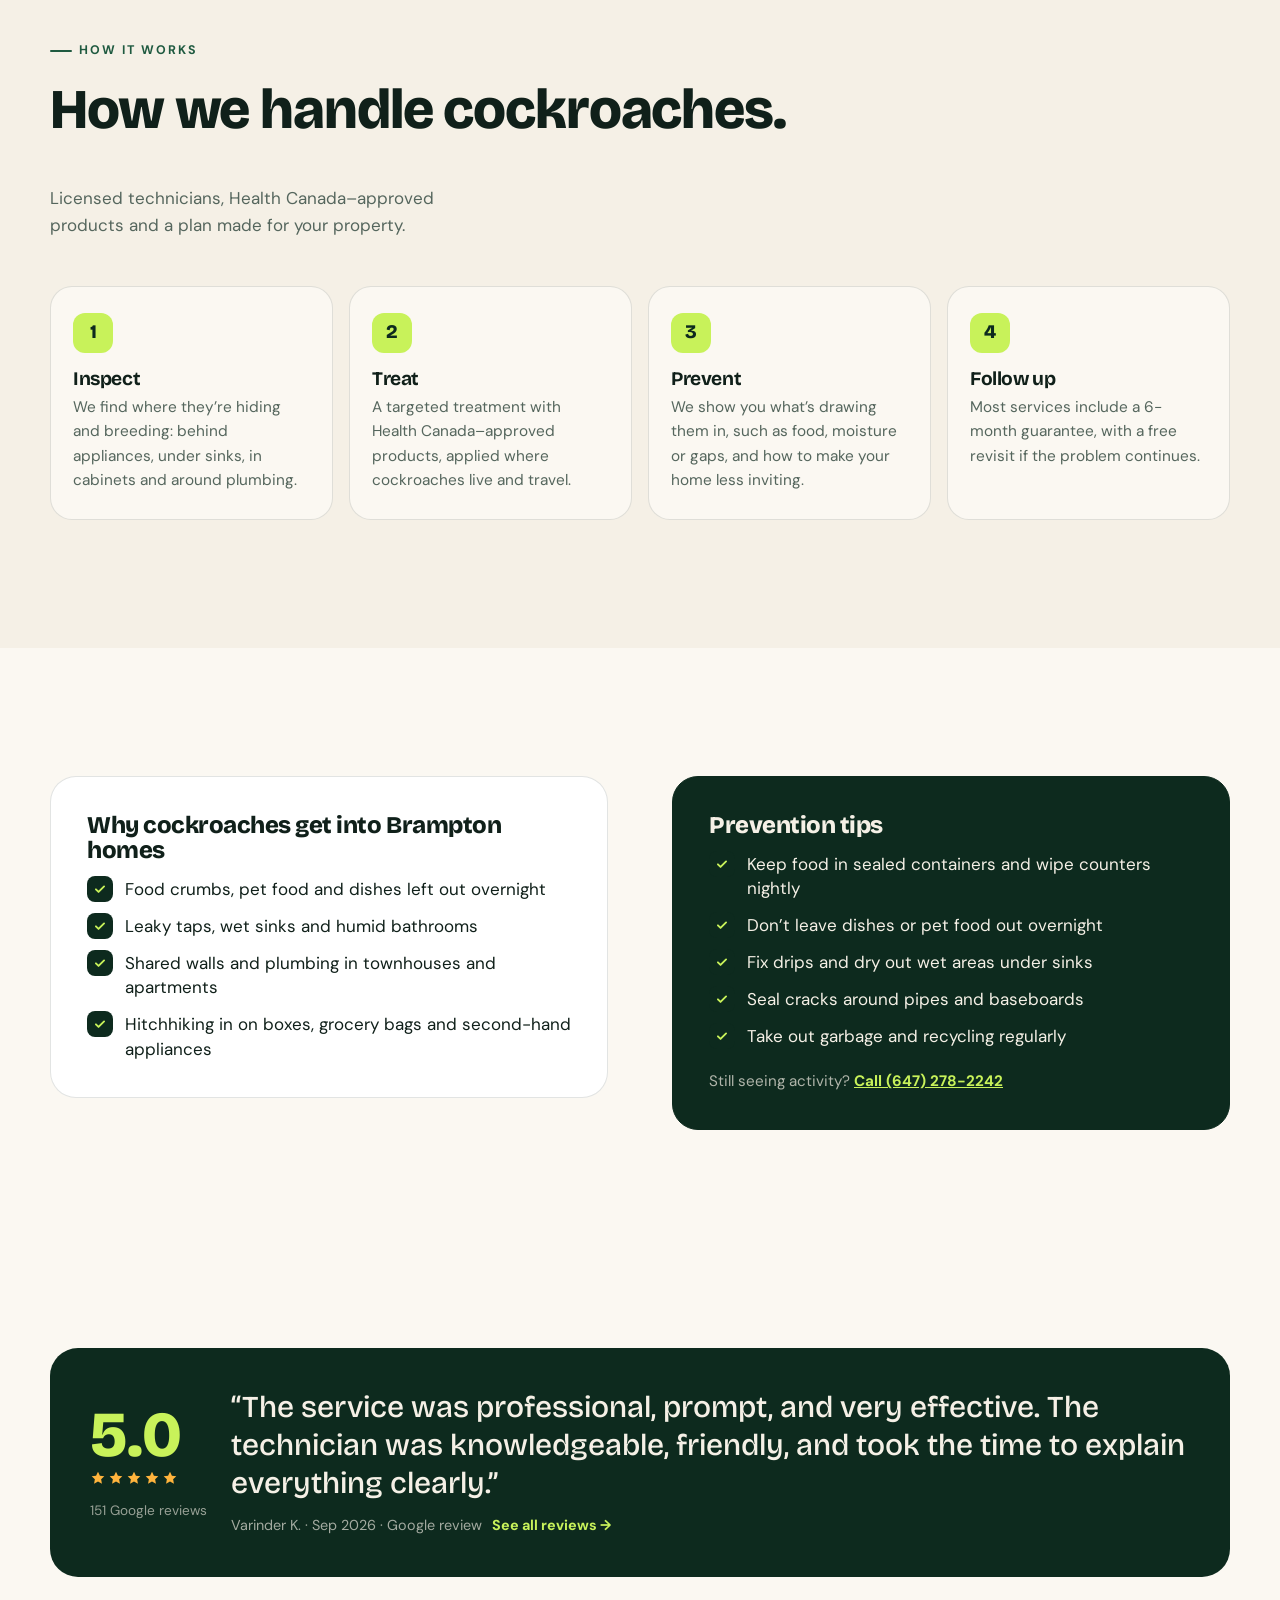
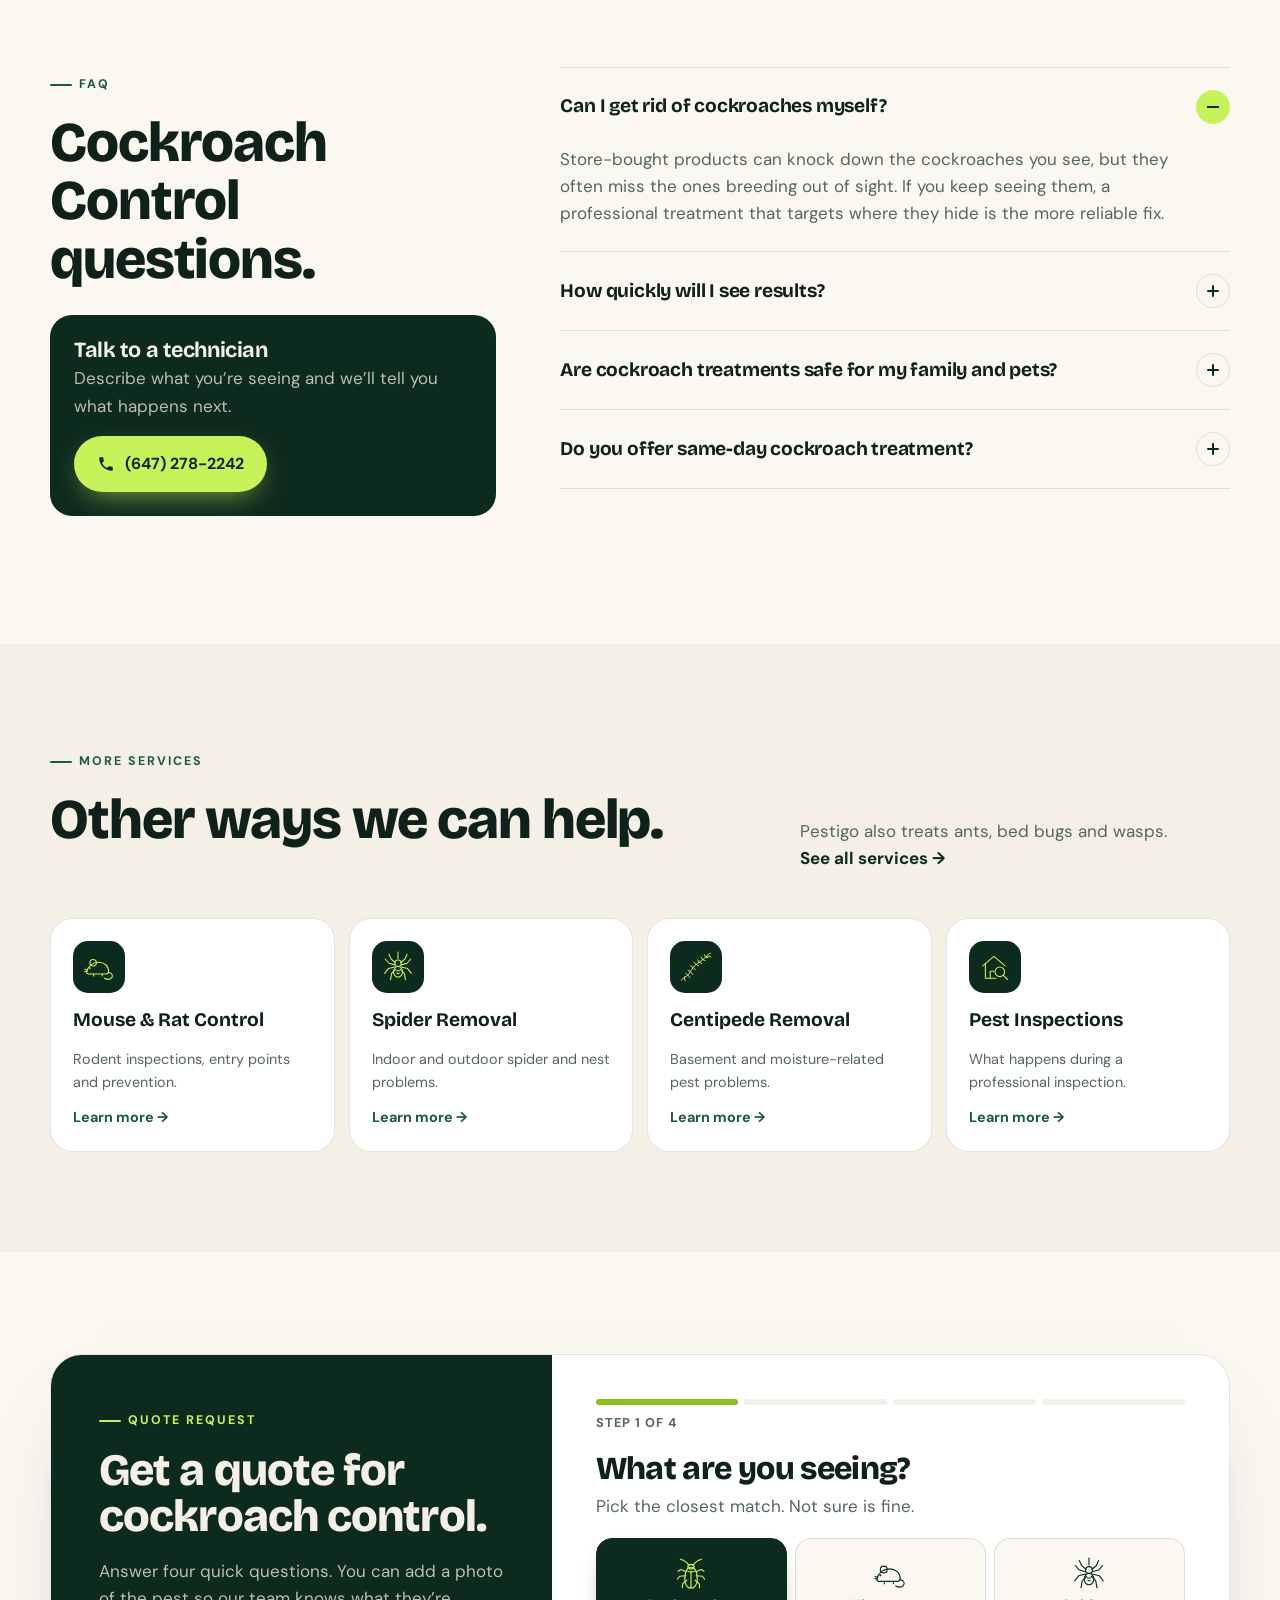
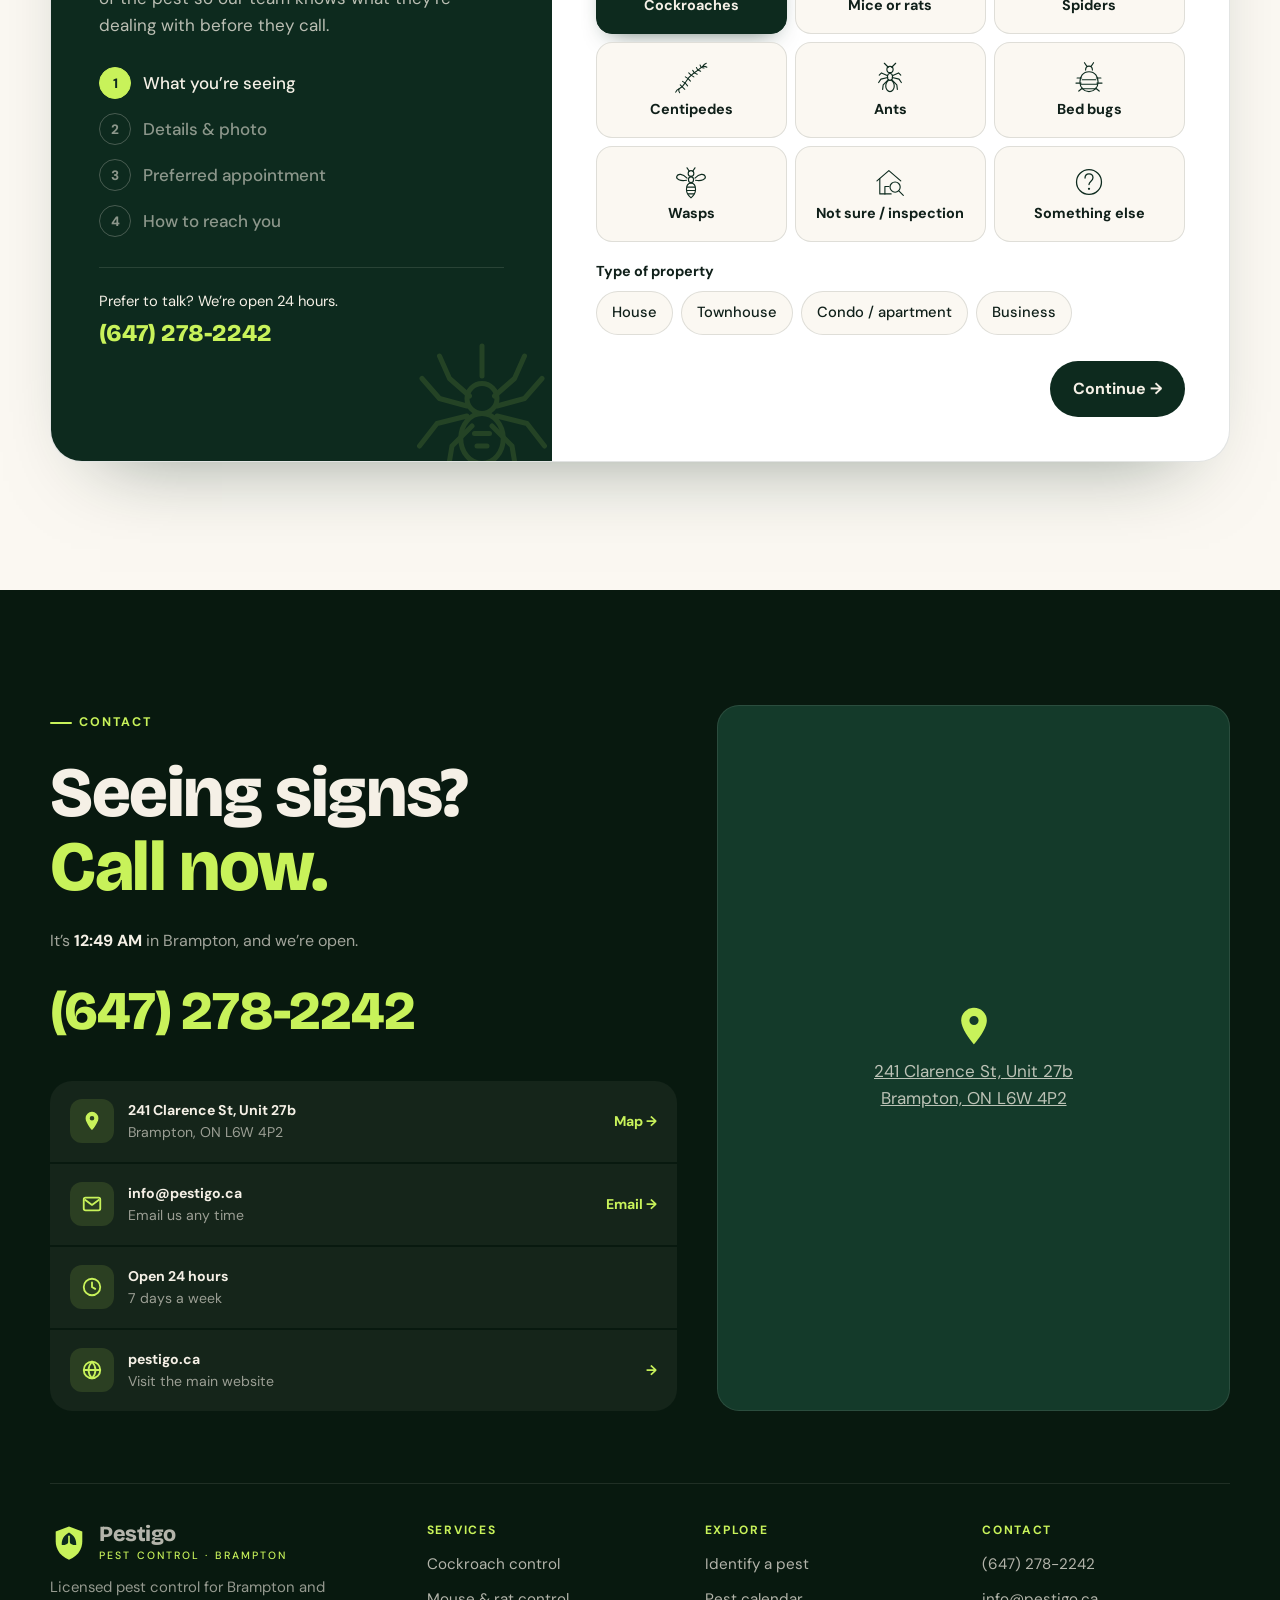
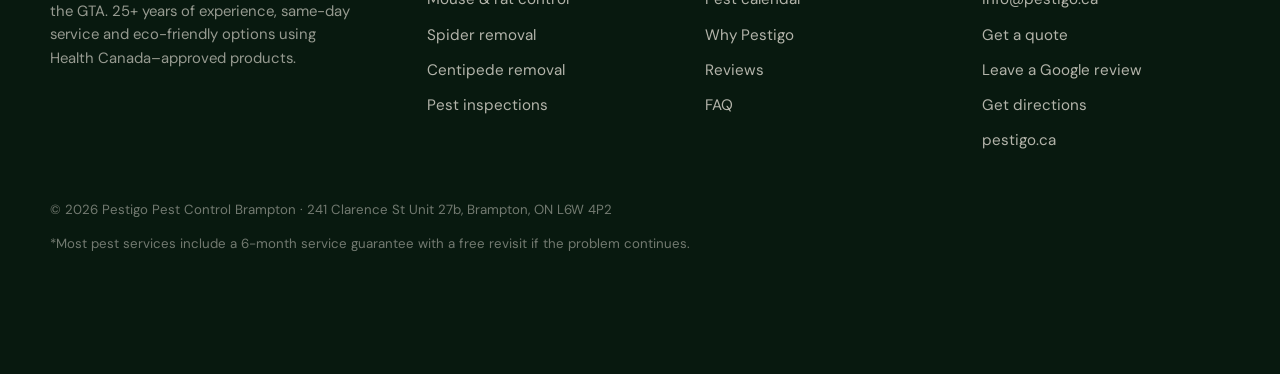
<file: cockroach-control-brampton/index.html>
<!DOCTYPE html>
<html lang="en-CA">
<head>
<meta charset="utf-8">
<meta name="viewport" content="width=device-width, initial-scale=1, viewport-fit=cover">
<title>Cockroach Exterminator Brampton | Cockroach Control | Pestigo</title>
<meta name="description" content="Cockroach control in Brampton from licensed technicians. Same-day service, open 24/7, Health Canada–approved products and a 6-month guarantee on most services.">
<meta name="robots" content="index,follow">
<link rel="canonical" href="https://bige6284.github.io/pestigo-brampton/cockroach-control-brampton/">
<meta name="theme-color" content="#0d2a1e">
<meta name="format-detection" content="telephone=yes">
<meta name="geo.region" content="CA-ON"><meta name="geo.placename" content="Brampton">

<meta property="og:type" content="website"><meta property="og:locale" content="en_CA">
<meta property="og:site_name" content="Pestigo Pest Control Brampton">
<meta property="og:title" content="Cockroach Exterminator Brampton | Cockroach Control | Pestigo"><meta property="og:description" content="Cockroach control in Brampton from licensed technicians. Same-day service, open 24/7, Health Canada–approved products and a 6-month guarantee on most services.">
<meta property="og:url" content="https://bige6284.github.io/pestigo-brampton/cockroach-control-brampton/">
<meta property="og:image" content="https://bige6284.github.io/pestigo-brampton/assets/og-image.png"><meta property="og:image:width" content="1200"><meta property="og:image:height" content="630">
<meta name="twitter:card" content="summary_large_image"><meta name="twitter:title" content="Cockroach Exterminator Brampton | Cockroach Control | Pestigo"><meta name="twitter:description" content="Cockroach control in Brampton from licensed technicians. Same-day service, open 24/7, Health Canada–approved products and a 6-month guarantee on most services."><meta name="twitter:image" content="https://bige6284.github.io/pestigo-brampton/assets/og-image.png">
<link rel="icon" href="../assets/favicon.svg" type="image/svg+xml">
<link rel="preconnect" href="https://fonts.googleapis.com"><link rel="preconnect" href="https://fonts.gstatic.com" crossorigin>
<link href="https://fonts.googleapis.com/css2?family=Bricolage+Grotesque:opsz,wght@12..96,500;12..96,700;12..96,800&family=DM+Sans:opsz,wght@9..40,400;9..40,500;9..40,700&display=swap" rel="stylesheet">
<link rel="stylesheet" href="../assets/styles.css">

<script type="application/ld+json">{"@context": "https://schema.org", "@type": "LocalBusiness", "@id": "https://bige6284.github.io/pestigo-brampton/#business", "additionalType": "https://en.wikipedia.org/wiki/Pest_control", "name": "Pestigo Pest Control Brampton", "url": "https://bige6284.github.io/pestigo-brampton/", "image": "https://bige6284.github.io/pestigo-brampton/assets/og-image.png", "logo": "https://bige6284.github.io/pestigo-brampton/assets/favicon.svg", "telephone": "+1-647-278-2242", "email": "info@pestigo.ca", "address": {"@type": "PostalAddress", "streetAddress": "241 Clarence St Unit 27b", "addressLocality": "Brampton", "addressRegion": "ON", "postalCode": "L6W 4P2", "addressCountry": "CA"}, "geo": {"@type": "GeoCoordinates", "latitude": 43.6903333, "longitude": -79.7366315}, "hasMap": "https://maps.google.com/?cid=3975155878308721227", "sameAs": ["https://business.google.com/v/pestigo-pest-control-brampton/015863910693532085230/c088/_", "https://pestigo.ca/"], "openingHoursSpecification": [{"@type": "OpeningHoursSpecification", "dayOfWeek": ["Monday", "Tuesday", "Wednesday", "Thursday", "Friday", "Saturday", "Sunday"], "opens": "00:00", "closes": "23:59"}], "areaServed": [{"@type": "City", "name": "Brampton"}, {"@type": "Place", "name": "Greater Toronto Area"}], "knowsAbout": ["Cockroach control", "Mouse and rat control", "Spider removal", "Centipede removal", "Ant control", "Bed bug treatment", "Wasp nest removal", "Pest inspections"]}</script>
<script type="application/ld+json">{"@context": "https://schema.org", "@type": "Service", "name": "Cockroach Control in Brampton", "serviceType": "Cockroach Control", "description": "Cockroach control in Brampton from licensed technicians. Same-day service, open 24/7, Health Canada–approved products and a 6-month guarantee on most services.", "url": "https://bige6284.github.io/pestigo-brampton/cockroach-control-brampton/", "provider": {"@id": "https://bige6284.github.io/pestigo-brampton/#business"}, "areaServed": [{"@type": "City", "name": "Brampton"}, {"@type": "Place", "name": "Greater Toronto Area"}]}</script>
<script type="application/ld+json">{"@context": "https://schema.org", "@type": "BreadcrumbList", "itemListElement": [{"@type": "ListItem", "position": 1, "name": "Home", "item": "https://bige6284.github.io/pestigo-brampton/"}, {"@type": "ListItem", "position": 2, "name": "Services", "item": "https://bige6284.github.io/pestigo-brampton/#services"}, {"@type": "ListItem", "position": 3, "name": "Cockroach Control", "item": "https://bige6284.github.io/pestigo-brampton/cockroach-control-brampton/"}]}</script>
<script type="application/ld+json">{"@context": "https://schema.org", "@type": "FAQPage", "mainEntity": [{"@type": "Question", "name": "Can I get rid of cockroaches myself?", "acceptedAnswer": {"@type": "Answer", "text": "Store-bought products can knock down the cockroaches you see, but they often miss the ones breeding out of sight. If you keep seeing them, a professional treatment that targets where they hide is the more reliable fix."}}, {"@type": "Question", "name": "How quickly will I see results?", "acceptedAnswer": {"@type": "Answer", "text": "It depends on how established the infestation is. Your technician will tell you what to expect and when to call us back if you’re still seeing activity."}}, {"@type": "Question", "name": "Are cockroach treatments safe for my family and pets?", "acceptedAnswer": {"@type": "Answer", "text": "We use Health Canada–approved products, and your technician will explain any precautions for your household before treatment begins."}}, {"@type": "Question", "name": "Do you offer same-day cockroach treatment?", "acceptedAnswer": {"@type": "Answer", "text": "Pestigo offers same-day service and is open 24 hours. Call (647) 278-2242 to check today’s availability."}}]}</script>
</head>
<body class="no-js">
<a class="skip" href="#main">Skip to content</a>
<div class="progress" aria-hidden="true"></div>
<!-- ============ ICON + ILLUSTRATION SPRITE ============ -->
<svg width="0" height="0" style="position:absolute" aria-hidden="true" focusable="false">
  <defs>
    <symbol id="i-phone" viewBox="0 0 24 24"><path fill="currentColor" d="M6.6 10.8a15.1 15.1 0 0 0 6.6 6.6l2.2-2.2c.3-.3.7-.4 1-.2 1.1.4 2.3.6 3.6.6.6 0 1 .4 1 1V20c0 .6-.4 1-1 1A17 17 0 0 1 3 4c0-.6.4-1 1-1h3.5c.6 0 1 .4 1 1 0 1.3.2 2.5.6 3.6.1.3 0 .7-.2 1l-2.3 2.2Z"/></symbol>
    <symbol id="i-pin" viewBox="0 0 24 24"><path fill="currentColor" d="M12 2a7 7 0 0 0-7 7c0 5.2 7 13 7 13s7-7.8 7-13a7 7 0 0 0-7-7Zm0 9.5A2.5 2.5 0 1 1 12 6.5a2.5 2.5 0 0 1 0 5Z"/></symbol>
    <symbol id="i-star" viewBox="0 0 24 24"><path fill="currentColor" d="m12 2.5 2.9 6 6.6.9-4.8 4.6 1.2 6.5L12 17.4l-5.9 3.1 1.2-6.5L2.5 9.4l6.6-.9z"/></symbol>
    <symbol id="i-check" viewBox="0 0 24 24"><path fill="none" stroke="currentColor" stroke-width="3.2" stroke-linecap="round" stroke-linejoin="round" d="m5 12.5 4.5 4.5L19 7.5"/></symbol>
    <symbol id="i-clock" viewBox="0 0 24 24"><g fill="none" stroke="currentColor" stroke-width="2" stroke-linecap="round"><circle cx="12" cy="12" r="9"/><path d="M12 7v5l3.5 2"/></g></symbol>
    <symbol id="i-globe" viewBox="0 0 24 24"><g fill="none" stroke="currentColor" stroke-width="2"><circle cx="12" cy="12" r="9"/><path d="M3 12h18M12 3c2.5 2.7 3.8 5.7 3.8 9s-1.3 6.3-3.8 9c-2.5-2.7-3.8-5.7-3.8-9S9.5 5.7 12 3Z"/></g></symbol>
    <symbol id="i-mail" viewBox="0 0 24 24"><g fill="none" stroke="currentColor" stroke-width="2" stroke-linejoin="round"><rect x="3" y="5" width="18" height="14" rx="2"/><path d="m4 7 8 6 8-6"/></g></symbol>
    <symbol id="i-msg" viewBox="0 0 24 24"><path fill="none" stroke="currentColor" stroke-width="2" stroke-linejoin="round" d="M4 5h16v11H9l-5 4z"/></symbol>
    <symbol id="i-copy" viewBox="0 0 24 24"><g fill="none" stroke="currentColor" stroke-width="2" stroke-linejoin="round"><rect x="8" y="8" width="12" height="12" rx="2"/><path d="M16 8V5a1 1 0 0 0-1-1H5a1 1 0 0 0-1 1v10a1 1 0 0 0 1 1h3"/></g></symbol>
    <symbol id="i-up" viewBox="0 0 24 24"><path fill="none" stroke="currentColor" stroke-width="2.6" stroke-linecap="round" stroke-linejoin="round" d="M12 19V5M5 12l7-7 7 7"/></symbol>
    <symbol id="i-quote" viewBox="0 0 40 40"><path fill="currentColor" d="M6 30V20.6C6 13.4 9.6 8.7 16.8 6.5l1.4 3.2c-3.9 1.5-6 4-6.3 7.5H17V30H6Zm17 0V20.6c0-7.2 3.6-11.9 10.8-14.1l1.4 3.2c-3.9 1.5-6 4-6.3 7.5H34V30H23Z"/></symbol>

    <!-- Pest illustrations (line art) -->
    <symbol id="p-roach" viewBox="0 0 120 120">
      <g fill="none" stroke="currentColor" stroke-width="4" stroke-linecap="round" stroke-linejoin="round">
        <path d="M53 30c-6-10-16-18-30-22M67 30c6-10 16-18 30-22"/>
        <path d="M43 52 24 44 14 50M42 66 20 68 12 78M45 82 30 96 30 108M77 52l19-8 10 6M78 66l22 2 8 10M75 82l15 14v12"/>
        <path d="M60 36c-17 0-22 22-22 44 0 18 10 30 22 30s22-12 22-30c0-22-5-44-22-44Z" fill="var(--pf,transparent)"/>
        <path d="M60 50v58M48 50c4 4 20 4 24 0"/>
        <ellipse cx="60" cy="34" rx="11" ry="8" fill="var(--pf,transparent)"/>
      </g>
    </symbol>
    <symbol id="p-mouse" viewBox="0 0 120 120">
      <g fill="none" stroke="currentColor" stroke-width="4" stroke-linecap="round" stroke-linejoin="round">
        <path d="M96 80c14 2 18 14 10 22-6 6-18 4-26 0"/>
        <path d="M14 78c4-22 22-36 44-36 22 0 38 14 38 34 0 6-4 10-10 10H22c-6 0-9-3-8-8Z" fill="var(--pf,transparent)"/>
        <circle cx="38" cy="44" r="12" fill="var(--pf,transparent)"/>
        <path d="M14 78 6 76M15 72 7 68"/>
        <path d="M40 86v8M72 86v8"/>
      </g>
      <circle cx="26" cy="64" r="3.5" fill="currentColor"/>
    </symbol>
    <symbol id="p-spider" viewBox="0 0 120 120">
      <g fill="none" stroke="currentColor" stroke-width="4" stroke-linecap="round" stroke-linejoin="round">
        <path d="M60 4v24"/>
        <path d="M50 44 34 30 26 12M48 52 26 46 12 30M48 60 24 66 10 84M52 68 36 84 32 108M70 44l16-14 8-18M72 52l22-6 14-16M72 60l24 6 14 18M68 68l16 16 4 24"/>
        <circle cx="60" cy="46" r="12" fill="var(--pf,transparent)"/>
        <ellipse cx="60" cy="78" rx="17" ry="20" fill="var(--pf,transparent)"/>
        <path d="M54 74h12M56 84h8"/>
      </g>
    </symbol>
    <symbol id="p-centi" viewBox="0 0 120 120">
      <g fill="none" stroke="currentColor" stroke-width="3.6" stroke-linecap="round" stroke-linejoin="round">
        <path d="M18 98c10-4 16-12 22-22s14-22 26-30 22-16 34-26"/>
        <path d="M30 92 22 84M30 92l8 8M40 78l-10-6M40 78l8 10M50 62l-10-6M50 62l8 9M60 50 52 42M60 50l10 6M72 42l-6-9M72 42l10 5M84 32l-5-9M84 32l10 4M96 23l-4-9M96 23l10 2"/>
        <path d="M100 20c4-6 8-10 14-12M100 20c6-2 10-2 16 2"/>
        <path d="M18 98c-6 2-10 6-12 12M18 98c-2 5-2 10 2 14"/>
      </g>
    </symbol>
    <symbol id="i-camera" viewBox="0 0 24 24"><g fill="none" stroke="currentColor" stroke-width="2" stroke-linejoin="round"><path d="M4 8h3l2-3h6l2 3h3v11H4z"/><circle cx="12" cy="13" r="3.5"/></g></symbol>
    <symbol id="i-pen" viewBox="0 0 24 24"><path fill="none" stroke="currentColor" stroke-width="2" stroke-linecap="round" stroke-linejoin="round" d="M4 20h4L19 9l-4-4L4 16zM13.5 6.5l4 4"/></symbol>
    <symbol id="p-inspect" viewBox="0 0 120 120"><g fill="none" stroke="currentColor" stroke-width="4" stroke-linecap="round" stroke-linejoin="round"><path d="M14 56 56 20l42 36"/><path d="M24 48v54h40"/><circle cx="78" cy="78" r="18" fill="var(--pf,transparent)"/><path d="m91 91 16 16"/><path d="M42 102V76h14"/></g></symbol>
    <symbol id="p-ant" viewBox="0 0 120 120"><g fill="none" stroke="currentColor" stroke-width="4" stroke-linecap="round" stroke-linejoin="round"><circle cx="60" cy="30" r="11" fill="var(--pf,transparent)"/><ellipse cx="60" cy="56" rx="9" ry="12" fill="var(--pf,transparent)"/><ellipse cx="60" cy="88" rx="15" ry="20" fill="var(--pf,transparent)"/><path d="M54 22 40 8M66 22 80 8M52 52 30 42 22 50M52 58 28 64 20 76M54 66 36 84 34 100M68 52l22-10 8 8M68 58l24 6 8 12M66 66l18 18 2 16"/></g></symbol>
    <symbol id="p-bedbug" viewBox="0 0 120 120"><g fill="none" stroke="currentColor" stroke-width="4" stroke-linecap="round" stroke-linejoin="round"><path d="M60 38c-22 0-32 18-32 36 0 20 14 34 32 34s32-14 32-34c0-18-10-36-32-36Z" fill="var(--pf,transparent)"/><path d="M48 32c0-8 5-14 12-14s12 6 12 14"/><path d="M52 18 44 6M68 18l8-12M34 60H18M32 78H14M36 96l-12 10M86 60h16M88 78h18M84 96l12 10"/><path d="M36 66h48M33 82h54M38 98h44"/></g></symbol>
    <symbol id="p-wasp" viewBox="0 0 120 120"><g fill="none" stroke="currentColor" stroke-width="4" stroke-linecap="round" stroke-linejoin="round"><path d="M46 46C30 30 14 30 10 40s12 18 34 14M74 46c16-16 32-16 36-6s-12 18-34 14"/><circle cx="60" cy="30" r="10" fill="var(--pf,transparent)"/><ellipse cx="60" cy="52" rx="9" ry="10" fill="var(--pf,transparent)"/><path d="M60 64c-12 0-16 12-16 22 0 12 8 24 16 30 8-6 16-18 16-30 0-10-4-22-16-22Z" fill="var(--pf,transparent)"/><path d="M46 78h28M45 90h30M50 102h20M54 22 46 10M66 22l8-12"/></g></symbol>
    <symbol id="p-unknown" viewBox="0 0 120 120"><g fill="none" stroke="currentColor" stroke-width="4.5" stroke-linecap="round" stroke-linejoin="round"><circle cx="60" cy="60" r="44" fill="var(--pf,transparent)"/><path d="M46 46c0-9 6-15 14-15s14 6 14 14c0 12-14 12-14 24"/></g><circle cx="60" cy="84" r="4" fill="currentColor"/></symbol>
  </defs>
</svg>


<header class="site" id="header">
  <div class="wrap nav">
    <a class="brand" href="../" aria-label="Pestigo Pest Control Brampton, home"><svg class="brand-mark" viewBox="0 0 40 40" aria-hidden="true"><path d="M20 2.5 34 8v10.5c0 9-6 16.2-14 19-8-2.8-14-10-14-19V8z" fill="#c8f25a"/><path d="M20 9c-5.5 3-8 7.5-7.6 13.2 3.6.2 6.2-1 7.6-3.6 1.4 2.6 4 3.8 7.6 3.6C28 16.5 25.5 12 20 9Z" fill="#0d2a1e"/><path d="M20 13v17" stroke="#c8f25a" stroke-width="1.8" stroke-linecap="round"/></svg><span class="brand-name">Pestigo<small>Pest Control · Brampton</small></span></a>
    <nav aria-label="Main">
      <ul class="nav-links">
        <li class="has-drop"><button type="button" aria-expanded="false" aria-haspopup="true">Services<svg viewBox="0 0 10 10"><path d="M1 3l4 4 4-4" fill="none" stroke="currentColor" stroke-width="1.8"/></svg></button><ul class="drop"><li><a href="../cockroach-control-brampton/"><span class="di"><svg><use href="#p-roach"/></svg></span><span>Cockroach control<small>Treatment, prevention and the signs of an infestation.</small></span></a></li><li><a href="../mouse-rat-control-brampton/"><span class="di"><svg><use href="#p-mouse"/></svg></span><span>Mouse & rat control<small>Rodent inspections, entry points and prevention.</small></span></a></li><li><a href="../spider-removal-brampton/"><span class="di"><svg><use href="#p-spider"/></svg></span><span>Spider removal<small>Indoor and outdoor spider and nest problems.</small></span></a></li><li><a href="../centipede-removal-brampton/"><span class="di"><svg><use href="#p-centi"/></svg></span><span>Centipede removal<small>Basement and moisture-related pest problems.</small></span></a></li><li><a href="../pest-inspections-brampton/"><span class="di"><svg><use href="#p-inspect"/></svg></span><span>Pest inspections<small>What happens during a professional inspection.</small></span></a></li><li class="all"><a href="../#services">All services &amp; other pests</a></li></ul></li>
        <li><a href="../#identify">Identify a pest</a></li>
        <li><a href="../#why">Why Pestigo</a></li>
        <li><a href="../#reviews">Reviews</a></li>
        <li><a href="../#faq">FAQ</a></li>
        <li><a href="../#contact" >Contact</a></li>
      </ul>
    </nav>
    <div class="nav-right">
      <a class="btn btn-quote" href="#quote">Get a quote</a>
      <a class="btn btn-lime" href="tel:+16472782242" aria-label="Call Pestigo at (647) 278-2242"><svg><use href="#i-phone"/></svg><span class="long">(647) 278-2242</span></a>
      <button class="menu-btn" type="button" aria-label="Open menu" aria-expanded="false" aria-controls="mobile-menu"><span></span></button>
    </div>
  </div>
  <div class="mobile-menu" id="mobile-menu">
    <a href="../#services">Services</a><a class="sub" href="../cockroach-control-brampton/">Cockroach control</a><a class="sub" href="../mouse-rat-control-brampton/">Mouse & rat control</a><a class="sub" href="../spider-removal-brampton/">Spider removal</a><a class="sub" href="../centipede-removal-brampton/">Centipede removal</a><a class="sub" href="../pest-inspections-brampton/">Pest inspections</a><a href="../#identify">Identify a pest</a><a href="../#why">Why Pestigo</a><a href="../#reviews">Reviews</a><a href="../#faq">FAQ</a><a href="#quote">Get a quote</a><a href="../#contact">Contact</a>
  </div>
</header>
<main id="main">
<span id="top"></span>

<section class="page-hero" aria-labelledby="ph-title">
  <div class="wrap">
    <div>
      <ol class="crumbs"><li><a href="../">Home</a></li><li><a href="../#services">Services</a></li><li aria-current="page">Cockroach Control</li></ol>
      <span class="live"><span class="dot" aria-hidden="true"></span><span>Open 24 hours · Same-day service</span></span>
      <h1 id="ph-title">Cockroach control in <em>Brampton</em>.</h1>
      <p class="lede">Cockroaches hide in warm, tight spaces near food and water, and they multiply fast. Pestigo finds where they’re hiding, treats them with Health Canada–approved products and helps you keep them out.</p>
      <div class="hero-ctas">
        <a class="btn btn-lime" href="tel:+16472782242"><svg><use href="#i-phone"/></svg>Call (647) 278-2242</a>
        <a class="btn btn-ghost" href="#quote"><svg><use href="#i-camera"/></svg>Get a quote</a>
      </div>
      <div class="hero-facts"><span><svg><use href="#i-check"/></svg>Open 24 hours</span><span><svg><use href="#i-check"/></svg>Same-day service</span><span><svg><use href="#i-check"/></svg>Licensed technicians</span><span><svg><use href="#i-check"/></svg>6-month guarantee on most services</span></div>
    </div>
    <div class="pest-badge reveal" aria-hidden="true"><svg><use href="#p-roach"/></svg></div>
  </div>
</section>

<section aria-labelledby="sig-title">
  <div class="wrap split">
    <div class="prose reveal"><span class="eyebrow">Cockroach Control</span><h2>What to know.</h2><p>Cockroach treatment is the service Pestigo’s Google reviewers mention most. In Brampton, cockroaches often show up in kitchens and bathrooms, and in homes that share walls, such as townhouses, condos and apartments.</p><p>Store-bought sprays can kill the roaches you see but usually miss the ones breeding behind appliances, inside cabinets and in wall voids. A professional treatment goes after where they live, not just where they’re spotted.</p>
      <p><strong>Rated 5.0 from 151 Google reviews</strong> · <a class="link-arrow" href="https://business.google.com/v/pestigo-pest-control-brampton/015863910693532085230/c088/_/rev/" target="_blank" rel="noopener">Read reviews →</a></p></div>
    <div class="card reveal"><h3 id="sig-title">Signs of cockroaches</h3><ul class="checklist"><li><i><svg><use href="#i-check"/></svg></i><div><b>Droppings</b><span>Small dark specks, like pepper or coffee grounds, in drawers, cupboards and along edges.</span></div></li><li><i><svg><use href="#i-check"/></svg></i><div><b>Night-time sightings</b><span>Roaches scattering when you switch on the kitchen or bathroom light.</span></div></li><li><i><svg><use href="#i-check"/></svg></i><div><b>Egg casings</b><span>Small brown capsules behind appliances, under sinks or inside cabinets.</span></div></li><li><i><svg><use href="#i-check"/></svg></i><div><b>A musty, oily smell</b><span>A stale odour that builds up in cupboards as an infestation grows.</span></div></li></ul></div>
  </div>
</section>

<section class="band" aria-labelledby="how-title">
  <div class="wrap">
    <div class="sec-head reveal"><div><span class="eyebrow">How it works</span><h2 id="how-title">How we handle cockroaches.</h2></div>
    <p>Licensed technicians, Health Canada–approved products and a plan made for your property.</p></div>
    <div class="numbered reveal"><div><h3>Inspect</h3><p>We find where they’re hiding and breeding: behind appliances, under sinks, in cabinets and around plumbing.</p></div><div><h3>Treat</h3><p>A targeted treatment with Health Canada–approved products, applied where cockroaches live and travel.</p></div><div><h3>Prevent</h3><p>We show you what’s drawing them in, such as food, moisture or gaps, and how to make your home less inviting.</p></div><div><h3>Follow up</h3><p>Most services include a 6-month guarantee, with a free revisit if the problem continues.</p></div></div>
  </div>
</section>

<section aria-label="Causes and prevention">
  <div class="wrap split">
    <div class="card reveal"><h3>Why cockroaches get into Brampton homes</h3><ul class="checklist"><li><i><svg><use href="#i-check"/></svg></i><div>Food crumbs, pet food and dishes left out overnight</div></li><li><i><svg><use href="#i-check"/></svg></i><div>Leaky taps, wet sinks and humid bathrooms</div></li><li><i><svg><use href="#i-check"/></svg></i><div>Shared walls and plumbing in townhouses and apartments</div></li><li><i><svg><use href="#i-check"/></svg></i><div>Hitchhiking in on boxes, grocery bags and second-hand appliances</div></li></ul></div>
    <div class="card reveal" style="background:var(--forest);color:var(--cream);border-color:var(--forest)"><h3>Prevention tips</h3><ul class="checklist" style="--x:1"><li><i><svg><use href="#i-check"/></svg></i><div>Keep food in sealed containers and wipe counters nightly</div></li><li><i><svg><use href="#i-check"/></svg></i><div>Don’t leave dishes or pet food out overnight</div></li><li><i><svg><use href="#i-check"/></svg></i><div>Fix drips and dry out wet areas under sinks</div></li><li><i><svg><use href="#i-check"/></svg></i><div>Seal cracks around pipes and baseboards</div></li><li><i><svg><use href="#i-check"/></svg></i><div>Take out garbage and recycling regularly</div></li></ul>
      <p style="margin-top:20px;color:rgba(245,240,230,.7);font-size:.95rem">Still seeing activity? <a href="tel:+16472782242" style="color:var(--lime);font-weight:700">Call (647) 278-2242</a></p></div>
  </div>
</section>

<section style="padding:clamp(50px,7vw,90px) 0">
  <div class="wrap">
    <figure class="review-callout reveal">
      <div><div class="big">5.0</div><span class="stars" aria-label="5 out of 5 stars"><svg><use href="#i-star"/></svg><svg><use href="#i-star"/></svg><svg><use href="#i-star"/></svg><svg><use href="#i-star"/></svg><svg><use href="#i-star"/></svg></span><div style="font-size:.85rem;color:rgba(245,240,230,.6);margin-top:6px">151 Google reviews</div></div>
      <div><blockquote>“The service was professional, prompt, and very effective. The technician was knowledgeable, friendly, and took the time to explain everything clearly.”</blockquote><cite>Varinder K. · Sep 2026 · Google review <a href="https://business.google.com/v/pestigo-pest-control-brampton/015863910693532085230/c088/_/rev/" target="_blank" rel="noopener">See all reviews →</a></cite></div>
    </figure>
  </div>
</section>
<section id="faq" aria-labelledby="faq-title" style="padding-top:0">
  <div class="wrap faq-grid">
    <div class="faq-side reveal"><span class="eyebrow">FAQ</span><h2 id="faq-title">Cockroach Control questions.</h2>
      <div class="help"><h3>Talk to a technician</h3><p>Describe what you’re seeing and we’ll tell you what happens next.</p><a class="btn btn-lime" href="tel:+16472782242"><svg><use href="#i-phone"/></svg>(647) 278-2242</a></div></div>
    <div class="reveal"><details open><summary>Can I get rid of cockroaches myself?<span class="pm" aria-hidden="true"></span></summary><div class="ans">Store-bought products can knock down the cockroaches you see, but they often miss the ones breeding out of sight. If you keep seeing them, a professional treatment that targets where they hide is the more reliable fix.</div></details>
<details><summary>How quickly will I see results?<span class="pm" aria-hidden="true"></span></summary><div class="ans">It depends on how established the infestation is. Your technician will tell you what to expect and when to call us back if you’re still seeing activity.</div></details>
<details><summary>Are cockroach treatments safe for my family and pets?<span class="pm" aria-hidden="true"></span></summary><div class="ans">We use Health Canada–approved products, and your technician will explain any precautions for your household before treatment begins.</div></details>
<details><summary>Do you offer same-day cockroach treatment?<span class="pm" aria-hidden="true"></span></summary><div class="ans">Pestigo offers same-day service and is open 24 hours. Call (647) 278-2242 to check today’s availability.</div></details></div>
  </div>
</section>

<section class="band" aria-labelledby="rel-title" style="padding:clamp(60px,8vw,100px) 0">
  <div class="wrap">
    <div class="sec-head reveal"><div><span class="eyebrow">More services</span><h2 id="rel-title">Other ways we can help.</h2></div>
    <p>Pestigo also treats ants, bed bugs and wasps. <a class="link-arrow" href="../#services">See all services →</a></p></div>
    <div class="related reveal"><a href="../mouse-rat-control-brampton/"><span class="ri"><svg><use href="#p-mouse"/></svg></span><b>Mouse & Rat Control</b><span>Rodent inspections, entry points and prevention.</span><em>Learn more →</em></a><a href="../spider-removal-brampton/"><span class="ri"><svg><use href="#p-spider"/></svg></span><b>Spider Removal</b><span>Indoor and outdoor spider and nest problems.</span><em>Learn more →</em></a><a href="../centipede-removal-brampton/"><span class="ri"><svg><use href="#p-centi"/></svg></span><b>Centipede Removal</b><span>Basement and moisture-related pest problems.</span><em>Learn more →</em></a><a href="../pest-inspections-brampton/"><span class="ri"><svg><use href="#p-inspect"/></svg></span><b>Pest Inspections</b><span>What happens during a professional inspection.</span><em>Learn more →</em></a></div>
  </div>
</section>

<section id="quote" class="quote" aria-labelledby="quote-title" style="padding-top:clamp(60px,8vw,110px)">
  <div class="wrap">
    <div class="quote-card reveal">
      <div class="quote-side">
        <span class="eyebrow">Quote request</span>
        <h2 id="quote-title">Get a quote for cockroach control.</h2>
        <p>Answer four quick questions. You can add a photo of the pest so our team knows what they’re dealing with before they call.</p>
        <ol class="side-steps" aria-hidden="true"><li>What you’re seeing</li><li>Details &amp; photo</li><li>Preferred appointment</li><li>How to reach you</li></ol>
        <div class="side-call">Prefer to talk? We’re open 24 hours.<a href="tel:+16472782242">(647) 278-2242</a></div>
        <svg class="bug-art" style="color:#c8f25a"><use href="#p-spider"/></svg>
      </div>
      <div>
      <form id="qform" novalidate>
      <div class="wizard" id="wizard" data-email="info@pestigo.ca" data-pest="Cockroaches">
        <div class="wz-progress" aria-hidden="true"><i></i><i></i><i></i><i></i></div>
        <p class="wz-count" aria-live="polite">Step 1 of 4</p>

        <fieldset class="wz-step active">
          <h3>What are you seeing?</h3><p>Pick the closest match. Not sure is fine.</p>
          <div class="pest-grid" role="radiogroup" aria-label="Pest"><label class="pest-opt"><input type="radio" name="pest" value="Cockroaches"><span><svg><use href="#p-roach"/></svg>Cockroaches</span></label><label class="pest-opt"><input type="radio" name="pest" value="Mice or rats"><span><svg><use href="#p-mouse"/></svg>Mice or rats</span></label><label class="pest-opt"><input type="radio" name="pest" value="Spiders"><span><svg><use href="#p-spider"/></svg>Spiders</span></label><label class="pest-opt"><input type="radio" name="pest" value="Centipedes"><span><svg><use href="#p-centi"/></svg>Centipedes</span></label><label class="pest-opt"><input type="radio" name="pest" value="Ants"><span><svg><use href="#p-ant"/></svg>Ants</span></label><label class="pest-opt"><input type="radio" name="pest" value="Bed bugs"><span><svg><use href="#p-bedbug"/></svg>Bed bugs</span></label><label class="pest-opt"><input type="radio" name="pest" value="Wasps"><span><svg><use href="#p-wasp"/></svg>Wasps</span></label><label class="pest-opt"><input type="radio" name="pest" value="Not sure / inspection"><span><svg><use href="#p-inspect"/></svg>Not sure / inspection</span></label><label class="pest-opt"><input type="radio" name="pest" value="Something else"><span><svg><use href="#p-unknown"/></svg>Something else</span></label></div>
          <div><span class="qlabel">Type of property</span><div class="chips" role="radiogroup"><label><input type="radio" name="property" value="House"><span>House</span></label><label><input type="radio" name="property" value="Townhouse"><span>Townhouse</span></label><label><input type="radio" name="property" value="Condo / apartment"><span>Condo / apartment</span></label><label><input type="radio" name="property" value="Business"><span>Business</span></label></div></div>
        </fieldset>

        <fieldset class="wz-step">
          <h3>Tell us a bit more</h3><p>This helps the technician come prepared.</p>
          <div><span class="qlabel">Where have you seen them? <small>(pick any)</small></span><div class="chips"><label><input type="checkbox" name="where" value="Kitchen"><span>Kitchen</span></label><label><input type="checkbox" name="where" value="Basement"><span>Basement</span></label><label><input type="checkbox" name="where" value="Bathroom"><span>Bathroom</span></label><label><input type="checkbox" name="where" value="Bedroom"><span>Bedroom</span></label><label><input type="checkbox" name="where" value="Living areas"><span>Living areas</span></label><label><input type="checkbox" name="where" value="Garage"><span>Garage</span></label><label><input type="checkbox" name="where" value="Attic"><span>Attic</span></label><label><input type="checkbox" name="where" value="Outside"><span>Outside</span></label></div></div>
          <div><span class="qlabel">How long has it been going on?</span><div class="chips" role="radiogroup"><label><input type="radio" name="duration" value="Just noticed"><span>Just noticed</span></label><label><input type="radio" name="duration" value="A few weeks"><span>A few weeks</span></label><label><input type="radio" name="duration" value="Months or longer"><span>Months or longer</span></label></div></div>
          <div>
            <span class="qlabel">Photo of the pest <small>(optional, but really helpful)</small></span>
            <label class="drop-zone"><input type="file" id="q-photo" accept="image/*" capture="environment" aria-label="Upload a photo of the pest"><span class="dz-i"><svg><use href="#i-camera"/></svg></span><span><b>Take or upload a photo</b><small>Tap to use your camera, or drag an image here.</small></span></label>
            <div class="photo-preview"><img alt="Your pest photo"><div><b></b><small></small></div><button type="button">Remove</button></div>
          </div>
          <div class="field"><label for="q-notes">Anything else? <small>(optional)</small></label><textarea id="q-notes" placeholder="Where exactly, what you’ve tried, pets or kids at home…"></textarea></div>
        </fieldset>

        <fieldset class="wz-step">
          <h3>When suits you?</h3><p>Tell us your preference and we’ll confirm a time with you.</p>
          <div><span class="qlabel">How soon do you need help?</span><div class="chips" role="radiogroup"><label><input type="radio" name="urgency" value="As soon as possible"><span>As soon as possible</span></label><label><input type="radio" name="urgency" value="This week"><span>This week</span></label><label><input type="radio" name="urgency" value="Just planning ahead"><span>Just planning ahead</span></label></div></div>
          <div class="two">
            <div class="field"><label for="q-date">Preferred date <small>(optional)</small></label><input type="date" id="q-date"></div>
            <div><span class="qlabel">Preferred time</span><div class="chips" role="radiogroup"><label><input type="radio" name="time" value="Morning"><span>Morning</span></label><label><input type="radio" name="time" value="Afternoon"><span>Afternoon</span></label><label><input type="radio" name="time" value="Evening"><span>Evening</span></label><label><input type="radio" name="time" value="Flexible" checked><span>Flexible</span></label></div></div>
          </div>
          <p class="hint"><svg><use href="#i-clock"/></svg><span>Pestigo offers same-day service and is open 24 hours. Your appointment time is confirmed when we contact you.</span></p>
        </fieldset>

        <fieldset class="wz-step">
          <h3>How should we reach you?</h3><p>We’ll get back to you the way you prefer.</p>
          <div><span class="qlabel">Reply by</span><div class="chips" role="radiogroup"><label><input type="radio" name="contact" value="Phone call" checked><span>Phone call</span></label><label><input type="radio" name="contact" value="Text message"><span>Text message</span></label><label><input type="radio" name="contact" value="Email"><span>Email</span></label></div></div>
          <div class="two">
            <div class="field"><label for="q-name">Your name</label><input id="q-name" autocomplete="name" required></div>
            <div class="field"><label for="q-phone">Phone number</label><input id="q-phone" type="tel" inputmode="tel" autocomplete="tel" placeholder="(905) 555-0123" required></div>
          </div>
          <div class="two">
            <div class="field"><label for="q-email">Email <small id="q-email-opt">(optional)</small></label><input id="q-email" type="email" autocomplete="email" placeholder="you@example.com"></div>
            <div class="field"><label for="q-area">Street or neighbourhood <small>(optional)</small></label><input id="q-area" autocomplete="street-address" placeholder="e.g. Bramalea"></div>
          </div>
        </fieldset>

        <p class="wz-err" role="alert"></p>
        <div class="wz-nav">
          <button type="button" class="wz-back" hidden>← Back</button>
          <span></span>
          <button type="button" class="btn btn-dark wz-next">Continue →</button>
          <button type="submit" class="btn btn-lime wz-submit" hidden><svg><use href="#i-check"/></svg>Review my request</button>
        </div>
      </div>
      </form>

      <div class="confirm" id="confirm" role="status" aria-live="polite">
        <div class="tick-big"><svg viewBox="0 0 24 24"><path d="m5 12.5 4.5 4.5L19 7.5" fill="none" stroke="currentColor" stroke-width="3" stroke-linecap="round" stroke-linejoin="round"/></svg></div>
        <h3>Your request is ready. One last step.</h3>
        <span class="ref" id="ref"></span>
        <ol class="steps-left"><li><span>Press <b>Send request</b> below. It opens your email with everything filled in.</span></li><li><span>Attach your photo if you added one, then press send.</span></li><li><span>We’ll <span id="sent-how">contact you</span> to confirm your appointment.</span></li></ol>
        <div class="photo-remind"><img alt=""><p><b>Don’t forget your photo.</b> Email apps can’t attach it automatically. <a download>Save photo</a> then attach it to the email.</p></div>
        <dl class="summary" id="summary"></dl>
        <div class="row">
          <a class="btn btn-lime" id="send-mail" href="mailto:info@pestigo.ca"><svg><use href="#i-mail"/></svg>Send request</a>
          <a class="btn btn-dark" href="tel:+16472782242"><svg><use href="#i-phone"/></svg>Call instead</a>
          <button class="btn btn-outline" type="button" id="copy-req"><svg><use href="#i-copy"/></svg><span>Copy details</span></button>
          <button class="wz-back" type="button" id="edit-req">Edit</button>
        </div>
        <div class="sent-note"><b>Thanks, <span id="sent-name">there</span>!</b> Once the email is sent to info@pestigo.ca, our team will be in touch. Need help sooner? Call <a href="tel:+16472782242" style="color:var(--lime);font-weight:700">(647) 278-2242</a>. We’re open 24 hours.</div>
      </div>
      </div>
    </div>
  </div>
</section>

</main>
<!-- ============ CONTACT FOOTER ============ -->
<footer id="contact" aria-labelledby="contact-title">
  <div class="wrap">
    <div class="cta-band">
      <div class="reveal">
        <span class="eyebrow" style="color:var(--lime)">Contact</span>
        <h2 id="contact-title">Seeing signs? <span>Call&nbsp;now.</span></h2>
        <p class="clock">It’s <b class="js-time">late</b> in Brampton, and we’re open.</p>
        <a class="big-phone" href="tel:+16472782242">(647) 278-2242</a>
        <div class="info">
          <a href="https://www.google.com/maps/search/?api=1&amp;query=Pestigo+Pest+Control+Brampton+241+Clarence+St+Unit+27b+Brampton+ON+L6W+4P2" target="_blank" rel="noopener">
            <span class="ic"><svg><use href="#i-pin"/></svg></span>
            <span><b>241 Clarence St, Unit 27b</b><span>Brampton, ON L6W 4P2</span></span>
            <span class="arrow">Map →</span>
          </a>
          <a href="mailto:info@pestigo.ca">
            <span class="ic"><svg><use href="#i-mail"/></svg></span>
            <span><b>info@pestigo.ca</b><span>Email us any time</span></span>
            <span class="arrow">Email →</span>
          </a>
          <div>
            <span class="ic"><svg><use href="#i-clock"/></svg></span>
            <span><b>Open 24 hours</b><span>7 days a week</span></span>
            <span></span>
          </div>
          <a href="https://pestigo.ca/services-area/pestigo-pest-control-brampton/" target="_blank" rel="noopener">
            <span class="ic"><svg><use href="#i-globe"/></svg></span>
            <span><b>pestigo.ca</b><span>Visit the main website</span></span>
            <span class="arrow">→</span>
          </a>
        </div>
      </div>
      <div class="map reveal">
        <a class="map-fallback" href="https://www.google.com/maps/search/?api=1&amp;query=Pestigo+Pest+Control+Brampton+241+Clarence+St+Unit+27b+Brampton+ON+L6W+4P2" target="_blank" rel="noopener" tabindex="-1"><span><svg><use href="#i-pin"/></svg>241 Clarence St, Unit 27b<br>Brampton, ON L6W 4P2</span></a>
        <iframe title="Map showing Pestigo Pest Control Brampton at 241 Clarence St, Brampton" loading="lazy" referrerpolicy="no-referrer-when-downgrade" src="https://maps.google.com/maps?q=241%20Clarence%20St%20Unit%2027b%2C%20Brampton%2C%20ON%20L6W%204P2&amp;z=15&amp;output=embed"></iframe>
      </div>
    </div>

    <div class="foot-grid">
      <div>
        <a class="brand" href="../">
          <svg class="brand-mark" viewBox="0 0 40 40" aria-hidden="true"><path d="M20 2.5 34 8v10.5c0 9-6 16.2-14 19-8-2.8-14-10-14-19V8z" fill="#c8f25a"/><path d="M20 9c-5.5 3-8 7.5-7.6 13.2 3.6.2 6.2-1 7.6-3.6 1.4 2.6 4 3.8 7.6 3.6C28 16.5 25.5 12 20 9Z" fill="#0d2a1e"/><path d="M20 13v17" stroke="#c8f25a" stroke-width="1.8" stroke-linecap="round"/></svg>
          <span class="brand-name">Pestigo<small>Pest Control · Brampton</small></span>
        </a>
        <p>Licensed pest control for Brampton and the GTA. 25+ years of experience, same-day service and eco-friendly options using Health Canada–approved products.</p>
      </div>
      <div><h4>Services</h4><ul><li><a href="../cockroach-control-brampton/">Cockroach control</a></li><li><a href="../mouse-rat-control-brampton/">Mouse & rat control</a></li><li><a href="../spider-removal-brampton/">Spider removal</a></li><li><a href="../centipede-removal-brampton/">Centipede removal</a></li><li><a href="../pest-inspections-brampton/">Pest inspections</a></li></ul></div>
      <div><h4>Explore</h4><ul><li><a href="../#identify">Identify a pest</a></li><li><a href="../#seasons">Pest calendar</a></li><li><a href="../#why">Why Pestigo</a></li><li><a href="../#reviews">Reviews</a></li><li><a href="../#faq">FAQ</a></li></ul></div>
      <div><h4>Contact</h4><ul><li><a href="tel:+16472782242">(647) 278-2242</a></li><li><a href="mailto:info@pestigo.ca">info@pestigo.ca</a></li><li><a href="#quote">Get a quote</a></li><li><a href="https://maps.google.com/?cid=3975155878308721227" target="_blank" rel="noopener">Leave a Google review</a></li><li><a href="https://www.google.com/maps/search/?api=1&amp;query=Pestigo+Pest+Control+Brampton+241+Clarence+St+Unit+27b+Brampton+ON+L6W+4P2" target="_blank" rel="noopener">Get directions</a></li><li><a href="https://pestigo.ca/" target="_blank" rel="noopener">pestigo.ca</a></li></ul></div>
    </div>
    <div class="legal">
      <span>© <span id="yr">2026</span> Pestigo Pest Control Brampton · 241 Clarence St Unit 27b, Brampton, ON L6W 4P2</span>
      <span>*Most pest services include a 6-month service guarantee with a free revisit if the problem continues.</span>
    </div>
  </div>
</footer>

<div class="callbar" id="callbar">
  <a class="btn btn-lime" href="tel:+16472782242"><svg><use href="#i-phone"/></svg>Call now</a>
  <a class="btn btn-dark" href="https://www.google.com/maps/search/?api=1&amp;query=Pestigo+Pest+Control+Brampton+241+Clarence+St+Unit+27b+Brampton+ON+L6W+4P2" target="_blank" rel="noopener"><svg><use href="#i-pin"/></svg>Directions</a>
</div>
<button class="totop" id="totop" type="button" aria-label="Back to top"><svg><use href="#i-up"/></svg></button>

<script src="../assets/main.js" defer></script>
</body>
</html>
</file>
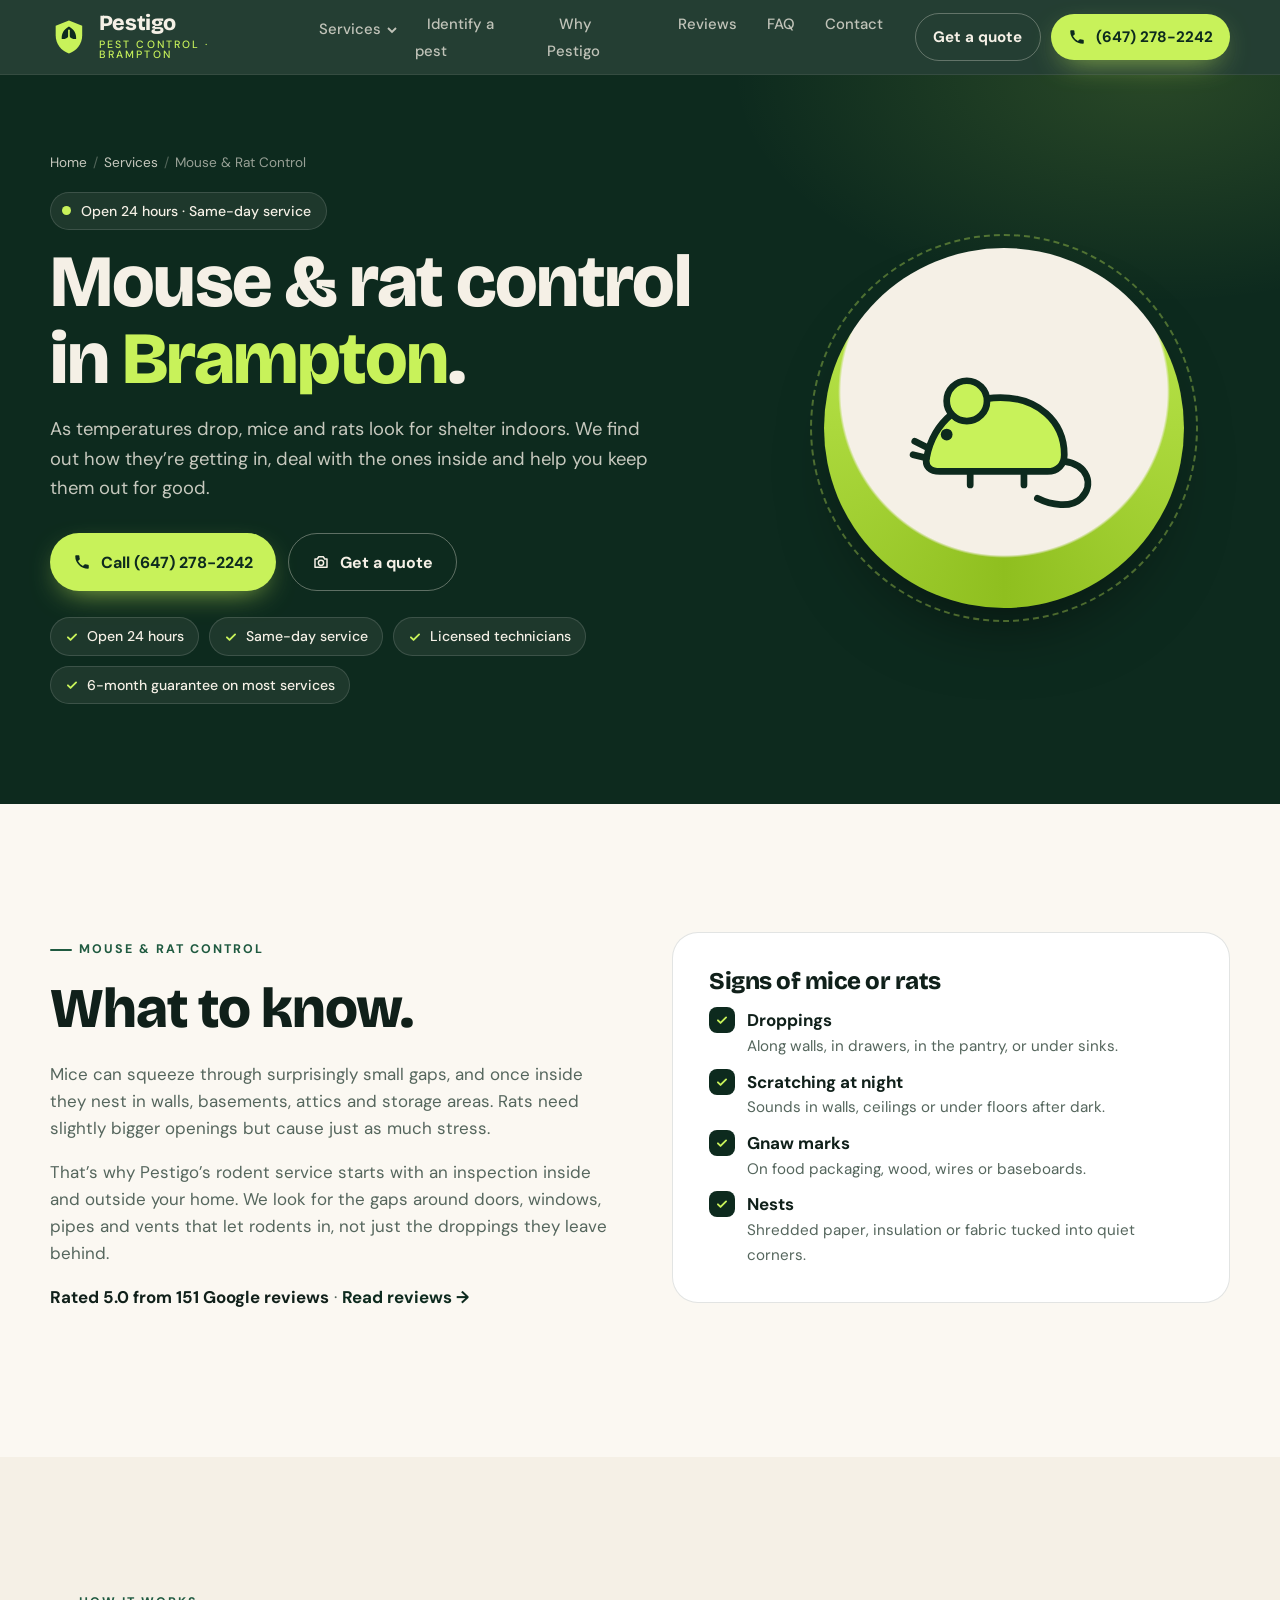
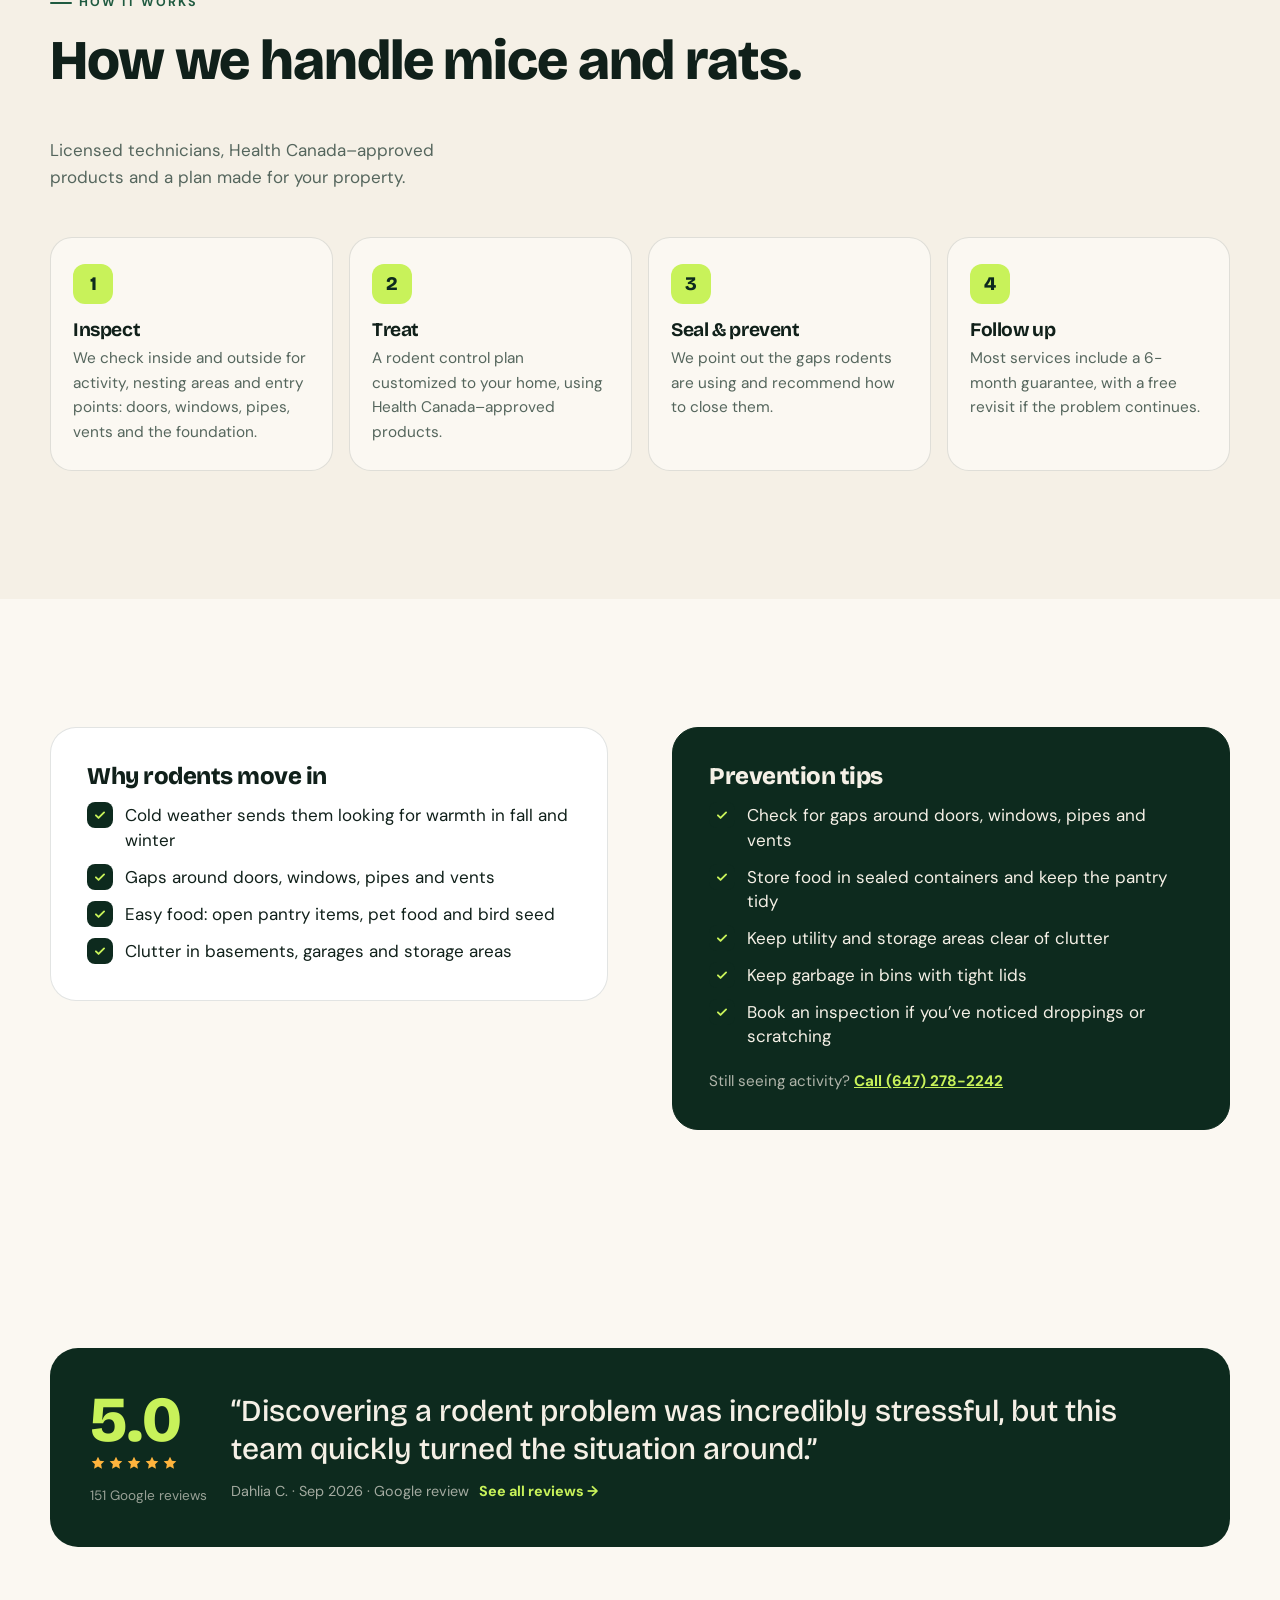
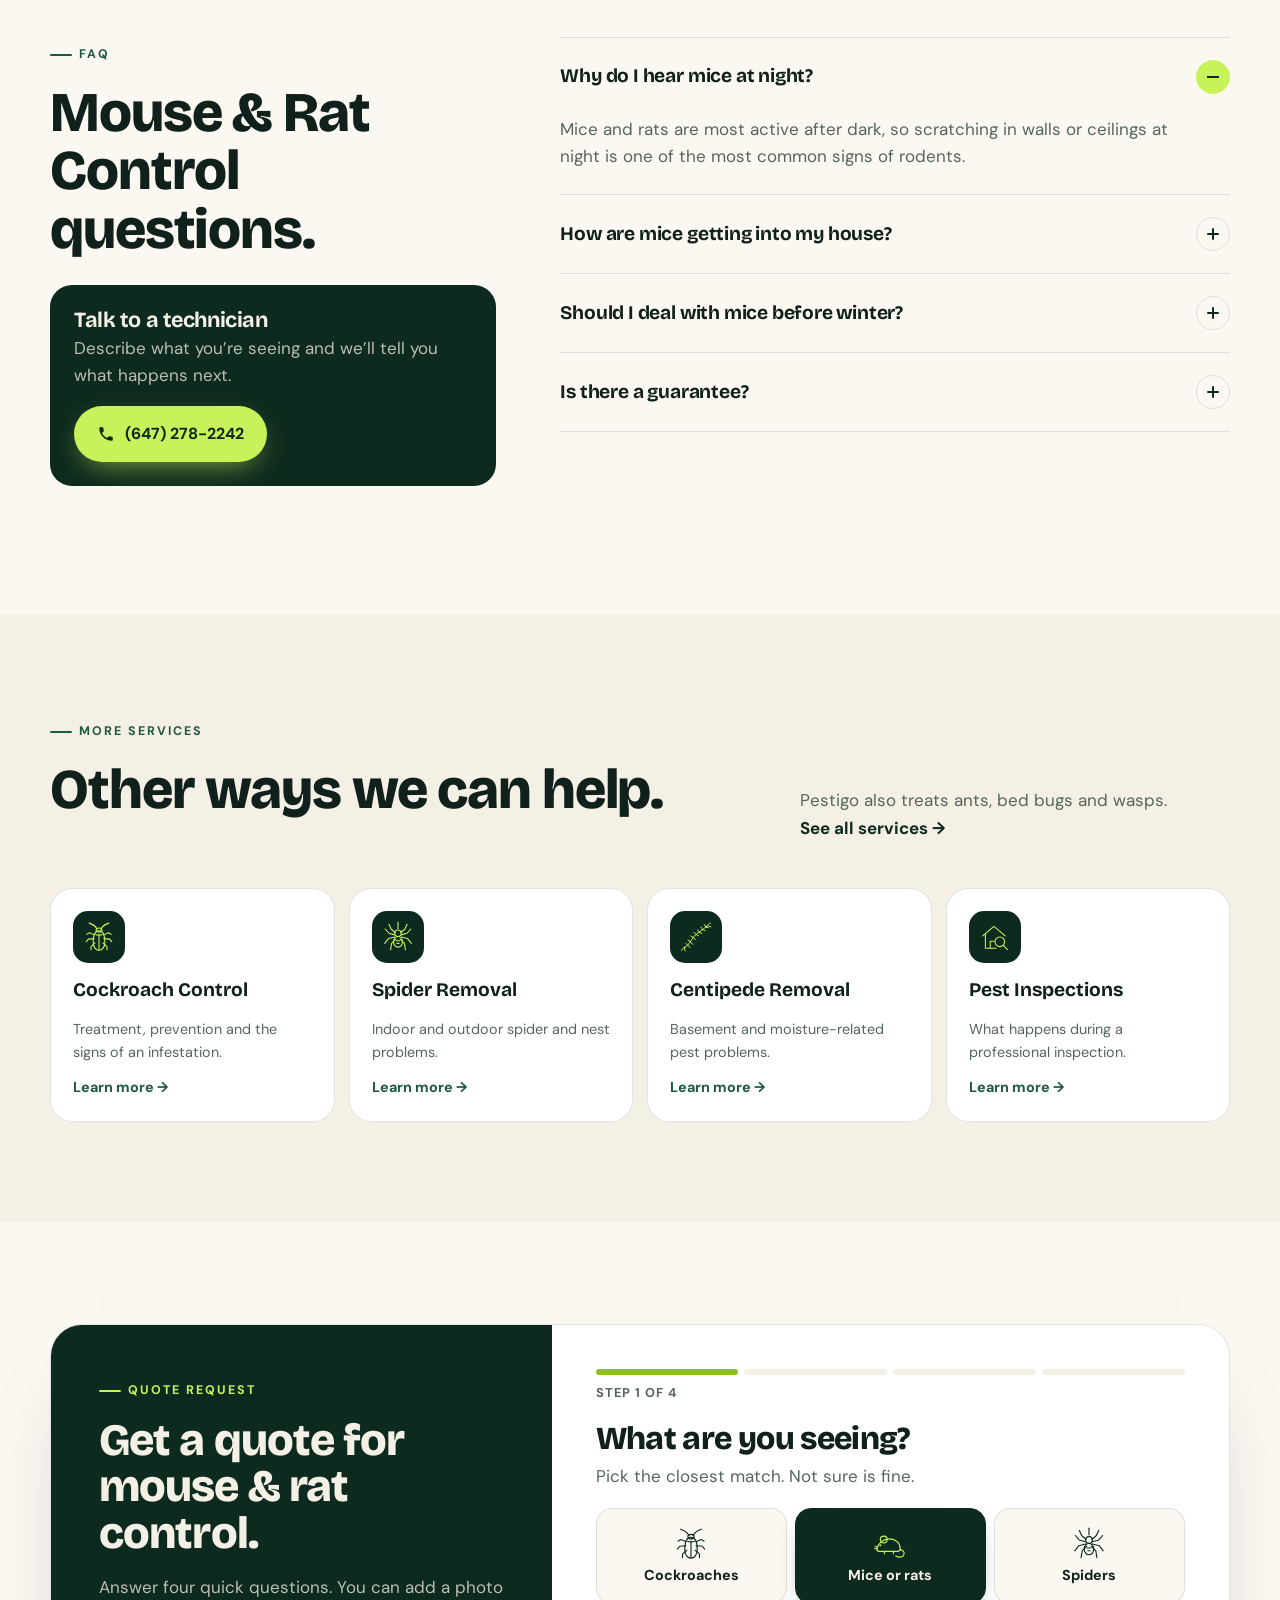
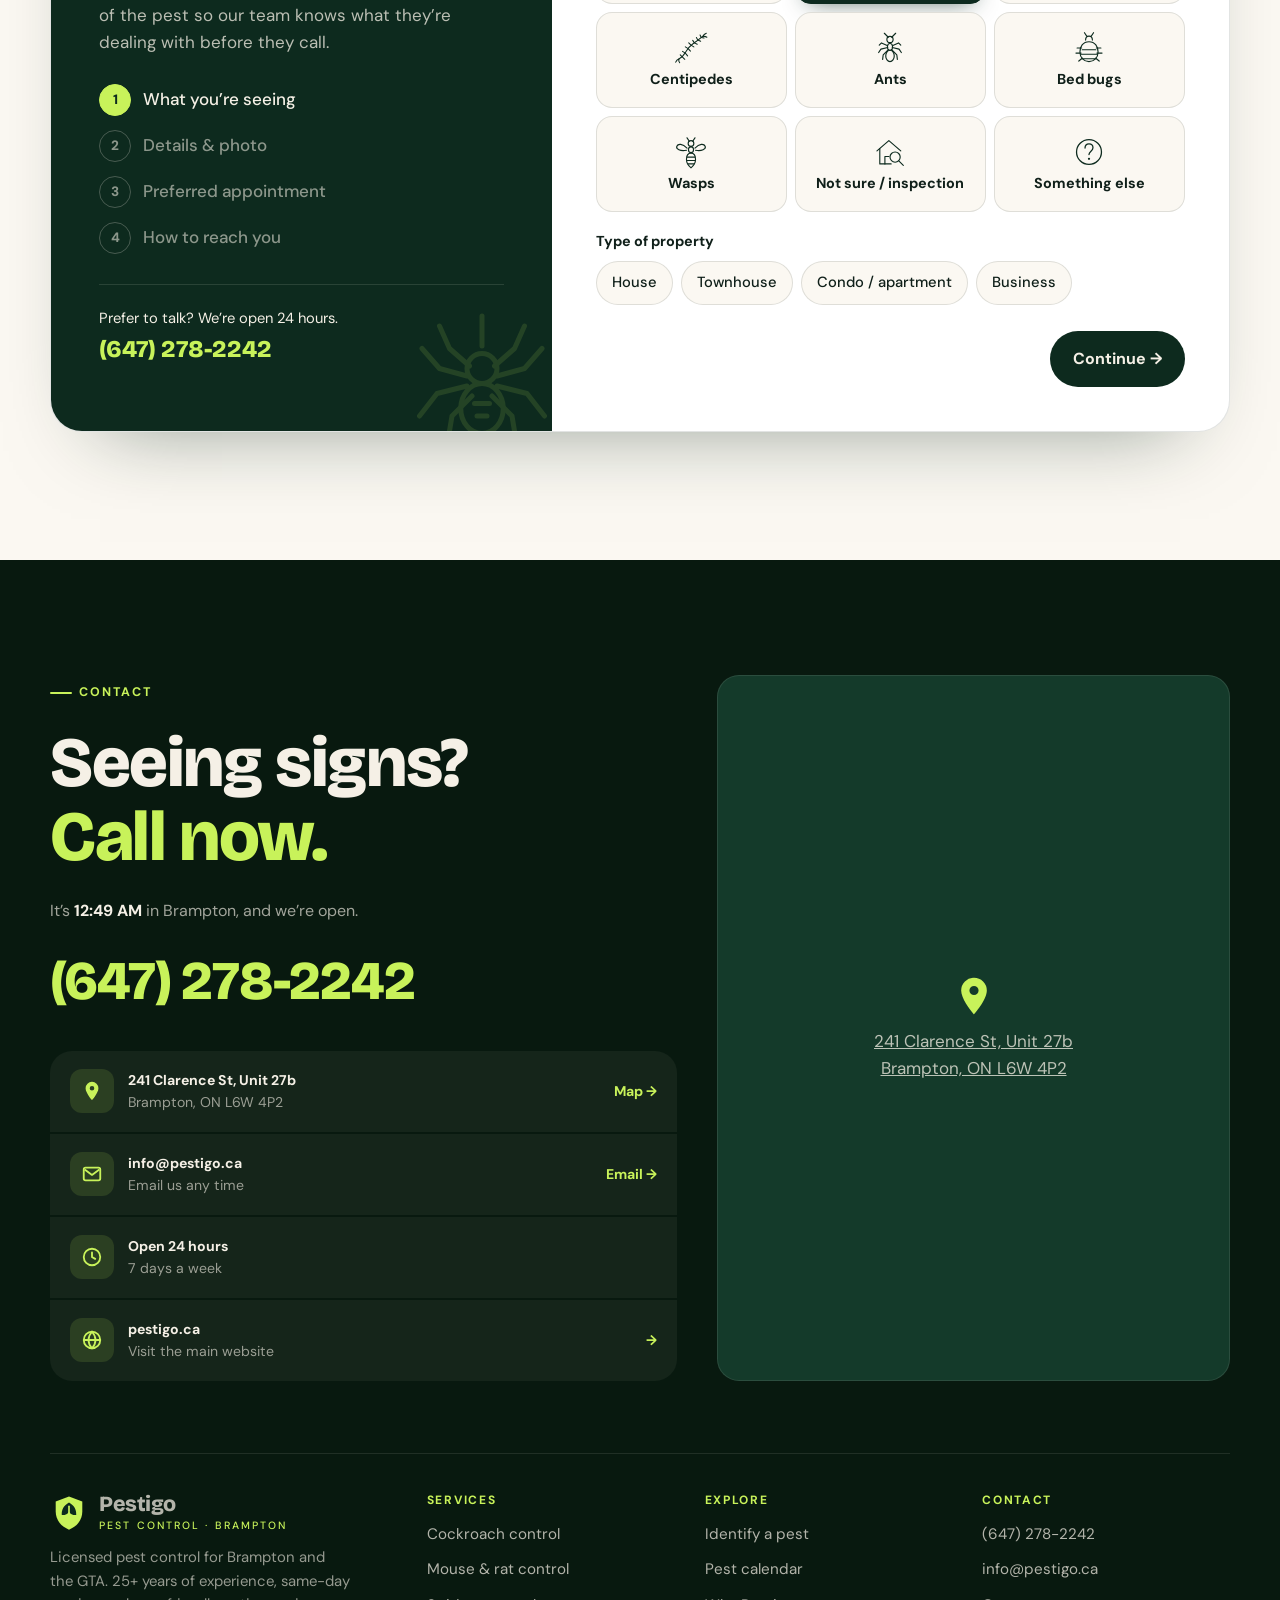
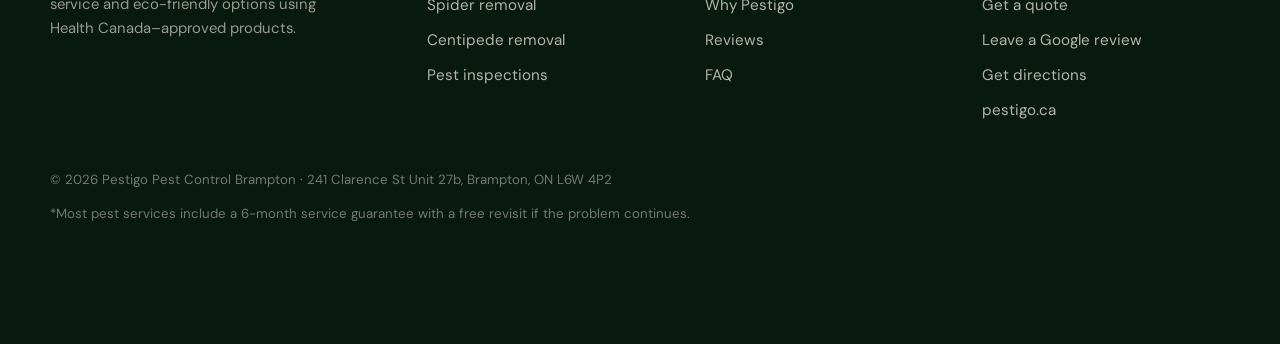
<file: mouse-rat-control-brampton/index.html>
<!DOCTYPE html>
<html lang="en-CA">
<head>
<meta charset="utf-8">
<meta name="viewport" content="width=device-width, initial-scale=1, viewport-fit=cover">
<title>Mouse Removal &amp; Rat Control Brampton | Pestigo Pest Control</title>
<meta name="description" content="Mouse and rat control in Brampton. Licensed technicians find how rodents get in, treat the problem and help you prevent it. Same-day service, open 24/7.">
<meta name="robots" content="index,follow">
<link rel="canonical" href="https://bige6284.github.io/pestigo-brampton/mouse-rat-control-brampton/">
<meta name="theme-color" content="#0d2a1e">
<meta name="format-detection" content="telephone=yes">
<meta name="geo.region" content="CA-ON"><meta name="geo.placename" content="Brampton">

<meta property="og:type" content="website"><meta property="og:locale" content="en_CA">
<meta property="og:site_name" content="Pestigo Pest Control Brampton">
<meta property="og:title" content="Mouse Removal &amp; Rat Control Brampton | Pestigo Pest Control"><meta property="og:description" content="Mouse and rat control in Brampton. Licensed technicians find how rodents get in, treat the problem and help you prevent it. Same-day service, open 24/7.">
<meta property="og:url" content="https://bige6284.github.io/pestigo-brampton/mouse-rat-control-brampton/">
<meta property="og:image" content="https://bige6284.github.io/pestigo-brampton/assets/og-image.png"><meta property="og:image:width" content="1200"><meta property="og:image:height" content="630">
<meta name="twitter:card" content="summary_large_image"><meta name="twitter:title" content="Mouse Removal &amp; Rat Control Brampton | Pestigo Pest Control"><meta name="twitter:description" content="Mouse and rat control in Brampton. Licensed technicians find how rodents get in, treat the problem and help you prevent it. Same-day service, open 24/7."><meta name="twitter:image" content="https://bige6284.github.io/pestigo-brampton/assets/og-image.png">
<link rel="icon" href="../assets/favicon.svg" type="image/svg+xml">
<link rel="preconnect" href="https://fonts.googleapis.com"><link rel="preconnect" href="https://fonts.gstatic.com" crossorigin>
<link href="https://fonts.googleapis.com/css2?family=Bricolage+Grotesque:opsz,wght@12..96,500;12..96,700;12..96,800&family=DM+Sans:opsz,wght@9..40,400;9..40,500;9..40,700&display=swap" rel="stylesheet">
<link rel="stylesheet" href="../assets/styles.css">

<script type="application/ld+json">{"@context": "https://schema.org", "@type": "LocalBusiness", "@id": "https://bige6284.github.io/pestigo-brampton/#business", "additionalType": "https://en.wikipedia.org/wiki/Pest_control", "name": "Pestigo Pest Control Brampton", "url": "https://bige6284.github.io/pestigo-brampton/", "image": "https://bige6284.github.io/pestigo-brampton/assets/og-image.png", "logo": "https://bige6284.github.io/pestigo-brampton/assets/favicon.svg", "telephone": "+1-647-278-2242", "email": "info@pestigo.ca", "address": {"@type": "PostalAddress", "streetAddress": "241 Clarence St Unit 27b", "addressLocality": "Brampton", "addressRegion": "ON", "postalCode": "L6W 4P2", "addressCountry": "CA"}, "geo": {"@type": "GeoCoordinates", "latitude": 43.6903333, "longitude": -79.7366315}, "hasMap": "https://maps.google.com/?cid=3975155878308721227", "sameAs": ["https://business.google.com/v/pestigo-pest-control-brampton/015863910693532085230/c088/_", "https://pestigo.ca/"], "openingHoursSpecification": [{"@type": "OpeningHoursSpecification", "dayOfWeek": ["Monday", "Tuesday", "Wednesday", "Thursday", "Friday", "Saturday", "Sunday"], "opens": "00:00", "closes": "23:59"}], "areaServed": [{"@type": "City", "name": "Brampton"}, {"@type": "Place", "name": "Greater Toronto Area"}], "knowsAbout": ["Cockroach control", "Mouse and rat control", "Spider removal", "Centipede removal", "Ant control", "Bed bug treatment", "Wasp nest removal", "Pest inspections"]}</script>
<script type="application/ld+json">{"@context": "https://schema.org", "@type": "Service", "name": "Mouse & Rat Control in Brampton", "serviceType": "Mouse & Rat Control", "description": "Mouse and rat control in Brampton. Licensed technicians find how rodents get in, treat the problem and help you prevent it. Same-day service, open 24/7.", "url": "https://bige6284.github.io/pestigo-brampton/mouse-rat-control-brampton/", "provider": {"@id": "https://bige6284.github.io/pestigo-brampton/#business"}, "areaServed": [{"@type": "City", "name": "Brampton"}, {"@type": "Place", "name": "Greater Toronto Area"}]}</script>
<script type="application/ld+json">{"@context": "https://schema.org", "@type": "BreadcrumbList", "itemListElement": [{"@type": "ListItem", "position": 1, "name": "Home", "item": "https://bige6284.github.io/pestigo-brampton/"}, {"@type": "ListItem", "position": 2, "name": "Services", "item": "https://bige6284.github.io/pestigo-brampton/#services"}, {"@type": "ListItem", "position": 3, "name": "Mouse & Rat Control", "item": "https://bige6284.github.io/pestigo-brampton/mouse-rat-control-brampton/"}]}</script>
<script type="application/ld+json">{"@context": "https://schema.org", "@type": "FAQPage", "mainEntity": [{"@type": "Question", "name": "Why do I hear mice at night?", "acceptedAnswer": {"@type": "Answer", "text": "Mice and rats are most active after dark, so scratching in walls or ceilings at night is one of the most common signs of rodents."}}, {"@type": "Question", "name": "How are mice getting into my house?", "acceptedAnswer": {"@type": "Answer", "text": "Usually through small gaps around doors, windows, pipes, vents or the foundation. Our inspection finds those entry points so they can be sealed."}}, {"@type": "Question", "name": "Should I deal with mice before winter?", "acceptedAnswer": {"@type": "Answer", "text": "Yes. Fall is when rodents look for a way in, so it’s the best time for an inspection and prevention plan."}}, {"@type": "Question", "name": "Is there a guarantee?", "acceptedAnswer": {"@type": "Answer", "text": "Most Pestigo services include a 6-month service guarantee, with a free revisit if the problem continues. Your technician will confirm coverage for your treatment."}}]}</script>
</head>
<body class="no-js">
<a class="skip" href="#main">Skip to content</a>
<div class="progress" aria-hidden="true"></div>
<!-- ============ ICON + ILLUSTRATION SPRITE ============ -->
<svg width="0" height="0" style="position:absolute" aria-hidden="true" focusable="false">
  <defs>
    <symbol id="i-phone" viewBox="0 0 24 24"><path fill="currentColor" d="M6.6 10.8a15.1 15.1 0 0 0 6.6 6.6l2.2-2.2c.3-.3.7-.4 1-.2 1.1.4 2.3.6 3.6.6.6 0 1 .4 1 1V20c0 .6-.4 1-1 1A17 17 0 0 1 3 4c0-.6.4-1 1-1h3.5c.6 0 1 .4 1 1 0 1.3.2 2.5.6 3.6.1.3 0 .7-.2 1l-2.3 2.2Z"/></symbol>
    <symbol id="i-pin" viewBox="0 0 24 24"><path fill="currentColor" d="M12 2a7 7 0 0 0-7 7c0 5.2 7 13 7 13s7-7.8 7-13a7 7 0 0 0-7-7Zm0 9.5A2.5 2.5 0 1 1 12 6.5a2.5 2.5 0 0 1 0 5Z"/></symbol>
    <symbol id="i-star" viewBox="0 0 24 24"><path fill="currentColor" d="m12 2.5 2.9 6 6.6.9-4.8 4.6 1.2 6.5L12 17.4l-5.9 3.1 1.2-6.5L2.5 9.4l6.6-.9z"/></symbol>
    <symbol id="i-check" viewBox="0 0 24 24"><path fill="none" stroke="currentColor" stroke-width="3.2" stroke-linecap="round" stroke-linejoin="round" d="m5 12.5 4.5 4.5L19 7.5"/></symbol>
    <symbol id="i-clock" viewBox="0 0 24 24"><g fill="none" stroke="currentColor" stroke-width="2" stroke-linecap="round"><circle cx="12" cy="12" r="9"/><path d="M12 7v5l3.5 2"/></g></symbol>
    <symbol id="i-globe" viewBox="0 0 24 24"><g fill="none" stroke="currentColor" stroke-width="2"><circle cx="12" cy="12" r="9"/><path d="M3 12h18M12 3c2.5 2.7 3.8 5.7 3.8 9s-1.3 6.3-3.8 9c-2.5-2.7-3.8-5.7-3.8-9S9.5 5.7 12 3Z"/></g></symbol>
    <symbol id="i-mail" viewBox="0 0 24 24"><g fill="none" stroke="currentColor" stroke-width="2" stroke-linejoin="round"><rect x="3" y="5" width="18" height="14" rx="2"/><path d="m4 7 8 6 8-6"/></g></symbol>
    <symbol id="i-msg" viewBox="0 0 24 24"><path fill="none" stroke="currentColor" stroke-width="2" stroke-linejoin="round" d="M4 5h16v11H9l-5 4z"/></symbol>
    <symbol id="i-copy" viewBox="0 0 24 24"><g fill="none" stroke="currentColor" stroke-width="2" stroke-linejoin="round"><rect x="8" y="8" width="12" height="12" rx="2"/><path d="M16 8V5a1 1 0 0 0-1-1H5a1 1 0 0 0-1 1v10a1 1 0 0 0 1 1h3"/></g></symbol>
    <symbol id="i-up" viewBox="0 0 24 24"><path fill="none" stroke="currentColor" stroke-width="2.6" stroke-linecap="round" stroke-linejoin="round" d="M12 19V5M5 12l7-7 7 7"/></symbol>
    <symbol id="i-quote" viewBox="0 0 40 40"><path fill="currentColor" d="M6 30V20.6C6 13.4 9.6 8.7 16.8 6.5l1.4 3.2c-3.9 1.5-6 4-6.3 7.5H17V30H6Zm17 0V20.6c0-7.2 3.6-11.9 10.8-14.1l1.4 3.2c-3.9 1.5-6 4-6.3 7.5H34V30H23Z"/></symbol>

    <!-- Pest illustrations (line art) -->
    <symbol id="p-roach" viewBox="0 0 120 120">
      <g fill="none" stroke="currentColor" stroke-width="4" stroke-linecap="round" stroke-linejoin="round">
        <path d="M53 30c-6-10-16-18-30-22M67 30c6-10 16-18 30-22"/>
        <path d="M43 52 24 44 14 50M42 66 20 68 12 78M45 82 30 96 30 108M77 52l19-8 10 6M78 66l22 2 8 10M75 82l15 14v12"/>
        <path d="M60 36c-17 0-22 22-22 44 0 18 10 30 22 30s22-12 22-30c0-22-5-44-22-44Z" fill="var(--pf,transparent)"/>
        <path d="M60 50v58M48 50c4 4 20 4 24 0"/>
        <ellipse cx="60" cy="34" rx="11" ry="8" fill="var(--pf,transparent)"/>
      </g>
    </symbol>
    <symbol id="p-mouse" viewBox="0 0 120 120">
      <g fill="none" stroke="currentColor" stroke-width="4" stroke-linecap="round" stroke-linejoin="round">
        <path d="M96 80c14 2 18 14 10 22-6 6-18 4-26 0"/>
        <path d="M14 78c4-22 22-36 44-36 22 0 38 14 38 34 0 6-4 10-10 10H22c-6 0-9-3-8-8Z" fill="var(--pf,transparent)"/>
        <circle cx="38" cy="44" r="12" fill="var(--pf,transparent)"/>
        <path d="M14 78 6 76M15 72 7 68"/>
        <path d="M40 86v8M72 86v8"/>
      </g>
      <circle cx="26" cy="64" r="3.5" fill="currentColor"/>
    </symbol>
    <symbol id="p-spider" viewBox="0 0 120 120">
      <g fill="none" stroke="currentColor" stroke-width="4" stroke-linecap="round" stroke-linejoin="round">
        <path d="M60 4v24"/>
        <path d="M50 44 34 30 26 12M48 52 26 46 12 30M48 60 24 66 10 84M52 68 36 84 32 108M70 44l16-14 8-18M72 52l22-6 14-16M72 60l24 6 14 18M68 68l16 16 4 24"/>
        <circle cx="60" cy="46" r="12" fill="var(--pf,transparent)"/>
        <ellipse cx="60" cy="78" rx="17" ry="20" fill="var(--pf,transparent)"/>
        <path d="M54 74h12M56 84h8"/>
      </g>
    </symbol>
    <symbol id="p-centi" viewBox="0 0 120 120">
      <g fill="none" stroke="currentColor" stroke-width="3.6" stroke-linecap="round" stroke-linejoin="round">
        <path d="M18 98c10-4 16-12 22-22s14-22 26-30 22-16 34-26"/>
        <path d="M30 92 22 84M30 92l8 8M40 78l-10-6M40 78l8 10M50 62l-10-6M50 62l8 9M60 50 52 42M60 50l10 6M72 42l-6-9M72 42l10 5M84 32l-5-9M84 32l10 4M96 23l-4-9M96 23l10 2"/>
        <path d="M100 20c4-6 8-10 14-12M100 20c6-2 10-2 16 2"/>
        <path d="M18 98c-6 2-10 6-12 12M18 98c-2 5-2 10 2 14"/>
      </g>
    </symbol>
    <symbol id="i-camera" viewBox="0 0 24 24"><g fill="none" stroke="currentColor" stroke-width="2" stroke-linejoin="round"><path d="M4 8h3l2-3h6l2 3h3v11H4z"/><circle cx="12" cy="13" r="3.5"/></g></symbol>
    <symbol id="i-pen" viewBox="0 0 24 24"><path fill="none" stroke="currentColor" stroke-width="2" stroke-linecap="round" stroke-linejoin="round" d="M4 20h4L19 9l-4-4L4 16zM13.5 6.5l4 4"/></symbol>
    <symbol id="p-inspect" viewBox="0 0 120 120"><g fill="none" stroke="currentColor" stroke-width="4" stroke-linecap="round" stroke-linejoin="round"><path d="M14 56 56 20l42 36"/><path d="M24 48v54h40"/><circle cx="78" cy="78" r="18" fill="var(--pf,transparent)"/><path d="m91 91 16 16"/><path d="M42 102V76h14"/></g></symbol>
    <symbol id="p-ant" viewBox="0 0 120 120"><g fill="none" stroke="currentColor" stroke-width="4" stroke-linecap="round" stroke-linejoin="round"><circle cx="60" cy="30" r="11" fill="var(--pf,transparent)"/><ellipse cx="60" cy="56" rx="9" ry="12" fill="var(--pf,transparent)"/><ellipse cx="60" cy="88" rx="15" ry="20" fill="var(--pf,transparent)"/><path d="M54 22 40 8M66 22 80 8M52 52 30 42 22 50M52 58 28 64 20 76M54 66 36 84 34 100M68 52l22-10 8 8M68 58l24 6 8 12M66 66l18 18 2 16"/></g></symbol>
    <symbol id="p-bedbug" viewBox="0 0 120 120"><g fill="none" stroke="currentColor" stroke-width="4" stroke-linecap="round" stroke-linejoin="round"><path d="M60 38c-22 0-32 18-32 36 0 20 14 34 32 34s32-14 32-34c0-18-10-36-32-36Z" fill="var(--pf,transparent)"/><path d="M48 32c0-8 5-14 12-14s12 6 12 14"/><path d="M52 18 44 6M68 18l8-12M34 60H18M32 78H14M36 96l-12 10M86 60h16M88 78h18M84 96l12 10"/><path d="M36 66h48M33 82h54M38 98h44"/></g></symbol>
    <symbol id="p-wasp" viewBox="0 0 120 120"><g fill="none" stroke="currentColor" stroke-width="4" stroke-linecap="round" stroke-linejoin="round"><path d="M46 46C30 30 14 30 10 40s12 18 34 14M74 46c16-16 32-16 36-6s-12 18-34 14"/><circle cx="60" cy="30" r="10" fill="var(--pf,transparent)"/><ellipse cx="60" cy="52" rx="9" ry="10" fill="var(--pf,transparent)"/><path d="M60 64c-12 0-16 12-16 22 0 12 8 24 16 30 8-6 16-18 16-30 0-10-4-22-16-22Z" fill="var(--pf,transparent)"/><path d="M46 78h28M45 90h30M50 102h20M54 22 46 10M66 22l8-12"/></g></symbol>
    <symbol id="p-unknown" viewBox="0 0 120 120"><g fill="none" stroke="currentColor" stroke-width="4.5" stroke-linecap="round" stroke-linejoin="round"><circle cx="60" cy="60" r="44" fill="var(--pf,transparent)"/><path d="M46 46c0-9 6-15 14-15s14 6 14 14c0 12-14 12-14 24"/></g><circle cx="60" cy="84" r="4" fill="currentColor"/></symbol>
  </defs>
</svg>


<header class="site" id="header">
  <div class="wrap nav">
    <a class="brand" href="../" aria-label="Pestigo Pest Control Brampton, home"><svg class="brand-mark" viewBox="0 0 40 40" aria-hidden="true"><path d="M20 2.5 34 8v10.5c0 9-6 16.2-14 19-8-2.8-14-10-14-19V8z" fill="#c8f25a"/><path d="M20 9c-5.5 3-8 7.5-7.6 13.2 3.6.2 6.2-1 7.6-3.6 1.4 2.6 4 3.8 7.6 3.6C28 16.5 25.5 12 20 9Z" fill="#0d2a1e"/><path d="M20 13v17" stroke="#c8f25a" stroke-width="1.8" stroke-linecap="round"/></svg><span class="brand-name">Pestigo<small>Pest Control · Brampton</small></span></a>
    <nav aria-label="Main">
      <ul class="nav-links">
        <li class="has-drop"><button type="button" aria-expanded="false" aria-haspopup="true">Services<svg viewBox="0 0 10 10"><path d="M1 3l4 4 4-4" fill="none" stroke="currentColor" stroke-width="1.8"/></svg></button><ul class="drop"><li><a href="../cockroach-control-brampton/"><span class="di"><svg><use href="#p-roach"/></svg></span><span>Cockroach control<small>Treatment, prevention and the signs of an infestation.</small></span></a></li><li><a href="../mouse-rat-control-brampton/"><span class="di"><svg><use href="#p-mouse"/></svg></span><span>Mouse & rat control<small>Rodent inspections, entry points and prevention.</small></span></a></li><li><a href="../spider-removal-brampton/"><span class="di"><svg><use href="#p-spider"/></svg></span><span>Spider removal<small>Indoor and outdoor spider and nest problems.</small></span></a></li><li><a href="../centipede-removal-brampton/"><span class="di"><svg><use href="#p-centi"/></svg></span><span>Centipede removal<small>Basement and moisture-related pest problems.</small></span></a></li><li><a href="../pest-inspections-brampton/"><span class="di"><svg><use href="#p-inspect"/></svg></span><span>Pest inspections<small>What happens during a professional inspection.</small></span></a></li><li class="all"><a href="../#services">All services &amp; other pests</a></li></ul></li>
        <li><a href="../#identify">Identify a pest</a></li>
        <li><a href="../#why">Why Pestigo</a></li>
        <li><a href="../#reviews">Reviews</a></li>
        <li><a href="../#faq">FAQ</a></li>
        <li><a href="../#contact" >Contact</a></li>
      </ul>
    </nav>
    <div class="nav-right">
      <a class="btn btn-quote" href="#quote">Get a quote</a>
      <a class="btn btn-lime" href="tel:+16472782242" aria-label="Call Pestigo at (647) 278-2242"><svg><use href="#i-phone"/></svg><span class="long">(647) 278-2242</span></a>
      <button class="menu-btn" type="button" aria-label="Open menu" aria-expanded="false" aria-controls="mobile-menu"><span></span></button>
    </div>
  </div>
  <div class="mobile-menu" id="mobile-menu">
    <a href="../#services">Services</a><a class="sub" href="../cockroach-control-brampton/">Cockroach control</a><a class="sub" href="../mouse-rat-control-brampton/">Mouse & rat control</a><a class="sub" href="../spider-removal-brampton/">Spider removal</a><a class="sub" href="../centipede-removal-brampton/">Centipede removal</a><a class="sub" href="../pest-inspections-brampton/">Pest inspections</a><a href="../#identify">Identify a pest</a><a href="../#why">Why Pestigo</a><a href="../#reviews">Reviews</a><a href="../#faq">FAQ</a><a href="#quote">Get a quote</a><a href="../#contact">Contact</a>
  </div>
</header>
<main id="main">
<span id="top"></span>

<section class="page-hero" aria-labelledby="ph-title">
  <div class="wrap">
    <div>
      <ol class="crumbs"><li><a href="../">Home</a></li><li><a href="../#services">Services</a></li><li aria-current="page">Mouse & Rat Control</li></ol>
      <span class="live"><span class="dot" aria-hidden="true"></span><span>Open 24 hours · Same-day service</span></span>
      <h1 id="ph-title">Mouse &amp; rat control in <em>Brampton</em>.</h1>
      <p class="lede">As temperatures drop, mice and rats look for shelter indoors. We find out how they’re getting in, deal with the ones inside and help you keep them out for good.</p>
      <div class="hero-ctas">
        <a class="btn btn-lime" href="tel:+16472782242"><svg><use href="#i-phone"/></svg>Call (647) 278-2242</a>
        <a class="btn btn-ghost" href="#quote"><svg><use href="#i-camera"/></svg>Get a quote</a>
      </div>
      <div class="hero-facts"><span><svg><use href="#i-check"/></svg>Open 24 hours</span><span><svg><use href="#i-check"/></svg>Same-day service</span><span><svg><use href="#i-check"/></svg>Licensed technicians</span><span><svg><use href="#i-check"/></svg>6-month guarantee on most services</span></div>
    </div>
    <div class="pest-badge reveal" aria-hidden="true"><svg><use href="#p-mouse"/></svg></div>
  </div>
</section>

<section aria-labelledby="sig-title">
  <div class="wrap split">
    <div class="prose reveal"><span class="eyebrow">Mouse & Rat Control</span><h2>What to know.</h2><p>Mice can squeeze through surprisingly small gaps, and once inside they nest in walls, basements, attics and storage areas. Rats need slightly bigger openings but cause just as much stress.</p><p>That’s why Pestigo’s rodent service starts with an inspection inside and outside your home. We look for the gaps around doors, windows, pipes and vents that let rodents in, not just the droppings they leave behind.</p>
      <p><strong>Rated 5.0 from 151 Google reviews</strong> · <a class="link-arrow" href="https://business.google.com/v/pestigo-pest-control-brampton/015863910693532085230/c088/_/rev/" target="_blank" rel="noopener">Read reviews →</a></p></div>
    <div class="card reveal"><h3 id="sig-title">Signs of mice or rats</h3><ul class="checklist"><li><i><svg><use href="#i-check"/></svg></i><div><b>Droppings</b><span>Along walls, in drawers, in the pantry, or under sinks.</span></div></li><li><i><svg><use href="#i-check"/></svg></i><div><b>Scratching at night</b><span>Sounds in walls, ceilings or under floors after dark.</span></div></li><li><i><svg><use href="#i-check"/></svg></i><div><b>Gnaw marks</b><span>On food packaging, wood, wires or baseboards.</span></div></li><li><i><svg><use href="#i-check"/></svg></i><div><b>Nests</b><span>Shredded paper, insulation or fabric tucked into quiet corners.</span></div></li></ul></div>
  </div>
</section>

<section class="band" aria-labelledby="how-title">
  <div class="wrap">
    <div class="sec-head reveal"><div><span class="eyebrow">How it works</span><h2 id="how-title">How we handle mice and rats.</h2></div>
    <p>Licensed technicians, Health Canada–approved products and a plan made for your property.</p></div>
    <div class="numbered reveal"><div><h3>Inspect</h3><p>We check inside and outside for activity, nesting areas and entry points: doors, windows, pipes, vents and the foundation.</p></div><div><h3>Treat</h3><p>A rodent control plan customized to your home, using Health Canada–approved products.</p></div><div><h3>Seal &amp; prevent</h3><p>We point out the gaps rodents are using and recommend how to close them.</p></div><div><h3>Follow up</h3><p>Most services include a 6-month guarantee, with a free revisit if the problem continues.</p></div></div>
  </div>
</section>

<section aria-label="Causes and prevention">
  <div class="wrap split">
    <div class="card reveal"><h3>Why rodents move in</h3><ul class="checklist"><li><i><svg><use href="#i-check"/></svg></i><div>Cold weather sends them looking for warmth in fall and winter</div></li><li><i><svg><use href="#i-check"/></svg></i><div>Gaps around doors, windows, pipes and vents</div></li><li><i><svg><use href="#i-check"/></svg></i><div>Easy food: open pantry items, pet food and bird seed</div></li><li><i><svg><use href="#i-check"/></svg></i><div>Clutter in basements, garages and storage areas</div></li></ul></div>
    <div class="card reveal" style="background:var(--forest);color:var(--cream);border-color:var(--forest)"><h3>Prevention tips</h3><ul class="checklist" style="--x:1"><li><i><svg><use href="#i-check"/></svg></i><div>Check for gaps around doors, windows, pipes and vents</div></li><li><i><svg><use href="#i-check"/></svg></i><div>Store food in sealed containers and keep the pantry tidy</div></li><li><i><svg><use href="#i-check"/></svg></i><div>Keep utility and storage areas clear of clutter</div></li><li><i><svg><use href="#i-check"/></svg></i><div>Keep garbage in bins with tight lids</div></li><li><i><svg><use href="#i-check"/></svg></i><div>Book an inspection if you’ve noticed droppings or scratching</div></li></ul>
      <p style="margin-top:20px;color:rgba(245,240,230,.7);font-size:.95rem">Still seeing activity? <a href="tel:+16472782242" style="color:var(--lime);font-weight:700">Call (647) 278-2242</a></p></div>
  </div>
</section>

<section style="padding:clamp(50px,7vw,90px) 0">
  <div class="wrap">
    <figure class="review-callout reveal">
      <div><div class="big">5.0</div><span class="stars" aria-label="5 out of 5 stars"><svg><use href="#i-star"/></svg><svg><use href="#i-star"/></svg><svg><use href="#i-star"/></svg><svg><use href="#i-star"/></svg><svg><use href="#i-star"/></svg></span><div style="font-size:.85rem;color:rgba(245,240,230,.6);margin-top:6px">151 Google reviews</div></div>
      <div><blockquote>“Discovering a rodent problem was incredibly stressful, but this team quickly turned the situation around.”</blockquote><cite>Dahlia C. · Sep 2026 · Google review <a href="https://business.google.com/v/pestigo-pest-control-brampton/015863910693532085230/c088/_/rev/" target="_blank" rel="noopener">See all reviews →</a></cite></div>
    </figure>
  </div>
</section>
<section id="faq" aria-labelledby="faq-title" style="padding-top:0">
  <div class="wrap faq-grid">
    <div class="faq-side reveal"><span class="eyebrow">FAQ</span><h2 id="faq-title">Mouse & Rat Control questions.</h2>
      <div class="help"><h3>Talk to a technician</h3><p>Describe what you’re seeing and we’ll tell you what happens next.</p><a class="btn btn-lime" href="tel:+16472782242"><svg><use href="#i-phone"/></svg>(647) 278-2242</a></div></div>
    <div class="reveal"><details open><summary>Why do I hear mice at night?<span class="pm" aria-hidden="true"></span></summary><div class="ans">Mice and rats are most active after dark, so scratching in walls or ceilings at night is one of the most common signs of rodents.</div></details>
<details><summary>How are mice getting into my house?<span class="pm" aria-hidden="true"></span></summary><div class="ans">Usually through small gaps around doors, windows, pipes, vents or the foundation. Our inspection finds those entry points so they can be sealed.</div></details>
<details><summary>Should I deal with mice before winter?<span class="pm" aria-hidden="true"></span></summary><div class="ans">Yes. Fall is when rodents look for a way in, so it’s the best time for an inspection and prevention plan.</div></details>
<details><summary>Is there a guarantee?<span class="pm" aria-hidden="true"></span></summary><div class="ans">Most Pestigo services include a 6-month service guarantee, with a free revisit if the problem continues. Your technician will confirm coverage for your treatment.</div></details></div>
  </div>
</section>

<section class="band" aria-labelledby="rel-title" style="padding:clamp(60px,8vw,100px) 0">
  <div class="wrap">
    <div class="sec-head reveal"><div><span class="eyebrow">More services</span><h2 id="rel-title">Other ways we can help.</h2></div>
    <p>Pestigo also treats ants, bed bugs and wasps. <a class="link-arrow" href="../#services">See all services →</a></p></div>
    <div class="related reveal"><a href="../cockroach-control-brampton/"><span class="ri"><svg><use href="#p-roach"/></svg></span><b>Cockroach Control</b><span>Treatment, prevention and the signs of an infestation.</span><em>Learn more →</em></a><a href="../spider-removal-brampton/"><span class="ri"><svg><use href="#p-spider"/></svg></span><b>Spider Removal</b><span>Indoor and outdoor spider and nest problems.</span><em>Learn more →</em></a><a href="../centipede-removal-brampton/"><span class="ri"><svg><use href="#p-centi"/></svg></span><b>Centipede Removal</b><span>Basement and moisture-related pest problems.</span><em>Learn more →</em></a><a href="../pest-inspections-brampton/"><span class="ri"><svg><use href="#p-inspect"/></svg></span><b>Pest Inspections</b><span>What happens during a professional inspection.</span><em>Learn more →</em></a></div>
  </div>
</section>

<section id="quote" class="quote" aria-labelledby="quote-title" style="padding-top:clamp(60px,8vw,110px)">
  <div class="wrap">
    <div class="quote-card reveal">
      <div class="quote-side">
        <span class="eyebrow">Quote request</span>
        <h2 id="quote-title">Get a quote for mouse & rat control.</h2>
        <p>Answer four quick questions. You can add a photo of the pest so our team knows what they’re dealing with before they call.</p>
        <ol class="side-steps" aria-hidden="true"><li>What you’re seeing</li><li>Details &amp; photo</li><li>Preferred appointment</li><li>How to reach you</li></ol>
        <div class="side-call">Prefer to talk? We’re open 24 hours.<a href="tel:+16472782242">(647) 278-2242</a></div>
        <svg class="bug-art" style="color:#c8f25a"><use href="#p-spider"/></svg>
      </div>
      <div>
      <form id="qform" novalidate>
      <div class="wizard" id="wizard" data-email="info@pestigo.ca" data-pest="Mice or rats">
        <div class="wz-progress" aria-hidden="true"><i></i><i></i><i></i><i></i></div>
        <p class="wz-count" aria-live="polite">Step 1 of 4</p>

        <fieldset class="wz-step active">
          <h3>What are you seeing?</h3><p>Pick the closest match. Not sure is fine.</p>
          <div class="pest-grid" role="radiogroup" aria-label="Pest"><label class="pest-opt"><input type="radio" name="pest" value="Cockroaches"><span><svg><use href="#p-roach"/></svg>Cockroaches</span></label><label class="pest-opt"><input type="radio" name="pest" value="Mice or rats"><span><svg><use href="#p-mouse"/></svg>Mice or rats</span></label><label class="pest-opt"><input type="radio" name="pest" value="Spiders"><span><svg><use href="#p-spider"/></svg>Spiders</span></label><label class="pest-opt"><input type="radio" name="pest" value="Centipedes"><span><svg><use href="#p-centi"/></svg>Centipedes</span></label><label class="pest-opt"><input type="radio" name="pest" value="Ants"><span><svg><use href="#p-ant"/></svg>Ants</span></label><label class="pest-opt"><input type="radio" name="pest" value="Bed bugs"><span><svg><use href="#p-bedbug"/></svg>Bed bugs</span></label><label class="pest-opt"><input type="radio" name="pest" value="Wasps"><span><svg><use href="#p-wasp"/></svg>Wasps</span></label><label class="pest-opt"><input type="radio" name="pest" value="Not sure / inspection"><span><svg><use href="#p-inspect"/></svg>Not sure / inspection</span></label><label class="pest-opt"><input type="radio" name="pest" value="Something else"><span><svg><use href="#p-unknown"/></svg>Something else</span></label></div>
          <div><span class="qlabel">Type of property</span><div class="chips" role="radiogroup"><label><input type="radio" name="property" value="House"><span>House</span></label><label><input type="radio" name="property" value="Townhouse"><span>Townhouse</span></label><label><input type="radio" name="property" value="Condo / apartment"><span>Condo / apartment</span></label><label><input type="radio" name="property" value="Business"><span>Business</span></label></div></div>
        </fieldset>

        <fieldset class="wz-step">
          <h3>Tell us a bit more</h3><p>This helps the technician come prepared.</p>
          <div><span class="qlabel">Where have you seen them? <small>(pick any)</small></span><div class="chips"><label><input type="checkbox" name="where" value="Kitchen"><span>Kitchen</span></label><label><input type="checkbox" name="where" value="Basement"><span>Basement</span></label><label><input type="checkbox" name="where" value="Bathroom"><span>Bathroom</span></label><label><input type="checkbox" name="where" value="Bedroom"><span>Bedroom</span></label><label><input type="checkbox" name="where" value="Living areas"><span>Living areas</span></label><label><input type="checkbox" name="where" value="Garage"><span>Garage</span></label><label><input type="checkbox" name="where" value="Attic"><span>Attic</span></label><label><input type="checkbox" name="where" value="Outside"><span>Outside</span></label></div></div>
          <div><span class="qlabel">How long has it been going on?</span><div class="chips" role="radiogroup"><label><input type="radio" name="duration" value="Just noticed"><span>Just noticed</span></label><label><input type="radio" name="duration" value="A few weeks"><span>A few weeks</span></label><label><input type="radio" name="duration" value="Months or longer"><span>Months or longer</span></label></div></div>
          <div>
            <span class="qlabel">Photo of the pest <small>(optional, but really helpful)</small></span>
            <label class="drop-zone"><input type="file" id="q-photo" accept="image/*" capture="environment" aria-label="Upload a photo of the pest"><span class="dz-i"><svg><use href="#i-camera"/></svg></span><span><b>Take or upload a photo</b><small>Tap to use your camera, or drag an image here.</small></span></label>
            <div class="photo-preview"><img alt="Your pest photo"><div><b></b><small></small></div><button type="button">Remove</button></div>
          </div>
          <div class="field"><label for="q-notes">Anything else? <small>(optional)</small></label><textarea id="q-notes" placeholder="Where exactly, what you’ve tried, pets or kids at home…"></textarea></div>
        </fieldset>

        <fieldset class="wz-step">
          <h3>When suits you?</h3><p>Tell us your preference and we’ll confirm a time with you.</p>
          <div><span class="qlabel">How soon do you need help?</span><div class="chips" role="radiogroup"><label><input type="radio" name="urgency" value="As soon as possible"><span>As soon as possible</span></label><label><input type="radio" name="urgency" value="This week"><span>This week</span></label><label><input type="radio" name="urgency" value="Just planning ahead"><span>Just planning ahead</span></label></div></div>
          <div class="two">
            <div class="field"><label for="q-date">Preferred date <small>(optional)</small></label><input type="date" id="q-date"></div>
            <div><span class="qlabel">Preferred time</span><div class="chips" role="radiogroup"><label><input type="radio" name="time" value="Morning"><span>Morning</span></label><label><input type="radio" name="time" value="Afternoon"><span>Afternoon</span></label><label><input type="radio" name="time" value="Evening"><span>Evening</span></label><label><input type="radio" name="time" value="Flexible" checked><span>Flexible</span></label></div></div>
          </div>
          <p class="hint"><svg><use href="#i-clock"/></svg><span>Pestigo offers same-day service and is open 24 hours. Your appointment time is confirmed when we contact you.</span></p>
        </fieldset>

        <fieldset class="wz-step">
          <h3>How should we reach you?</h3><p>We’ll get back to you the way you prefer.</p>
          <div><span class="qlabel">Reply by</span><div class="chips" role="radiogroup"><label><input type="radio" name="contact" value="Phone call" checked><span>Phone call</span></label><label><input type="radio" name="contact" value="Text message"><span>Text message</span></label><label><input type="radio" name="contact" value="Email"><span>Email</span></label></div></div>
          <div class="two">
            <div class="field"><label for="q-name">Your name</label><input id="q-name" autocomplete="name" required></div>
            <div class="field"><label for="q-phone">Phone number</label><input id="q-phone" type="tel" inputmode="tel" autocomplete="tel" placeholder="(905) 555-0123" required></div>
          </div>
          <div class="two">
            <div class="field"><label for="q-email">Email <small id="q-email-opt">(optional)</small></label><input id="q-email" type="email" autocomplete="email" placeholder="you@example.com"></div>
            <div class="field"><label for="q-area">Street or neighbourhood <small>(optional)</small></label><input id="q-area" autocomplete="street-address" placeholder="e.g. Bramalea"></div>
          </div>
        </fieldset>

        <p class="wz-err" role="alert"></p>
        <div class="wz-nav">
          <button type="button" class="wz-back" hidden>← Back</button>
          <span></span>
          <button type="button" class="btn btn-dark wz-next">Continue →</button>
          <button type="submit" class="btn btn-lime wz-submit" hidden><svg><use href="#i-check"/></svg>Review my request</button>
        </div>
      </div>
      </form>

      <div class="confirm" id="confirm" role="status" aria-live="polite">
        <div class="tick-big"><svg viewBox="0 0 24 24"><path d="m5 12.5 4.5 4.5L19 7.5" fill="none" stroke="currentColor" stroke-width="3" stroke-linecap="round" stroke-linejoin="round"/></svg></div>
        <h3>Your request is ready. One last step.</h3>
        <span class="ref" id="ref"></span>
        <ol class="steps-left"><li><span>Press <b>Send request</b> below. It opens your email with everything filled in.</span></li><li><span>Attach your photo if you added one, then press send.</span></li><li><span>We’ll <span id="sent-how">contact you</span> to confirm your appointment.</span></li></ol>
        <div class="photo-remind"><img alt=""><p><b>Don’t forget your photo.</b> Email apps can’t attach it automatically. <a download>Save photo</a> then attach it to the email.</p></div>
        <dl class="summary" id="summary"></dl>
        <div class="row">
          <a class="btn btn-lime" id="send-mail" href="mailto:info@pestigo.ca"><svg><use href="#i-mail"/></svg>Send request</a>
          <a class="btn btn-dark" href="tel:+16472782242"><svg><use href="#i-phone"/></svg>Call instead</a>
          <button class="btn btn-outline" type="button" id="copy-req"><svg><use href="#i-copy"/></svg><span>Copy details</span></button>
          <button class="wz-back" type="button" id="edit-req">Edit</button>
        </div>
        <div class="sent-note"><b>Thanks, <span id="sent-name">there</span>!</b> Once the email is sent to info@pestigo.ca, our team will be in touch. Need help sooner? Call <a href="tel:+16472782242" style="color:var(--lime);font-weight:700">(647) 278-2242</a>. We’re open 24 hours.</div>
      </div>
      </div>
    </div>
  </div>
</section>

</main>
<!-- ============ CONTACT FOOTER ============ -->
<footer id="contact" aria-labelledby="contact-title">
  <div class="wrap">
    <div class="cta-band">
      <div class="reveal">
        <span class="eyebrow" style="color:var(--lime)">Contact</span>
        <h2 id="contact-title">Seeing signs? <span>Call&nbsp;now.</span></h2>
        <p class="clock">It’s <b class="js-time">late</b> in Brampton, and we’re open.</p>
        <a class="big-phone" href="tel:+16472782242">(647) 278-2242</a>
        <div class="info">
          <a href="https://www.google.com/maps/search/?api=1&amp;query=Pestigo+Pest+Control+Brampton+241+Clarence+St+Unit+27b+Brampton+ON+L6W+4P2" target="_blank" rel="noopener">
            <span class="ic"><svg><use href="#i-pin"/></svg></span>
            <span><b>241 Clarence St, Unit 27b</b><span>Brampton, ON L6W 4P2</span></span>
            <span class="arrow">Map →</span>
          </a>
          <a href="mailto:info@pestigo.ca">
            <span class="ic"><svg><use href="#i-mail"/></svg></span>
            <span><b>info@pestigo.ca</b><span>Email us any time</span></span>
            <span class="arrow">Email →</span>
          </a>
          <div>
            <span class="ic"><svg><use href="#i-clock"/></svg></span>
            <span><b>Open 24 hours</b><span>7 days a week</span></span>
            <span></span>
          </div>
          <a href="https://pestigo.ca/services-area/pestigo-pest-control-brampton/" target="_blank" rel="noopener">
            <span class="ic"><svg><use href="#i-globe"/></svg></span>
            <span><b>pestigo.ca</b><span>Visit the main website</span></span>
            <span class="arrow">→</span>
          </a>
        </div>
      </div>
      <div class="map reveal">
        <a class="map-fallback" href="https://www.google.com/maps/search/?api=1&amp;query=Pestigo+Pest+Control+Brampton+241+Clarence+St+Unit+27b+Brampton+ON+L6W+4P2" target="_blank" rel="noopener" tabindex="-1"><span><svg><use href="#i-pin"/></svg>241 Clarence St, Unit 27b<br>Brampton, ON L6W 4P2</span></a>
        <iframe title="Map showing Pestigo Pest Control Brampton at 241 Clarence St, Brampton" loading="lazy" referrerpolicy="no-referrer-when-downgrade" src="https://maps.google.com/maps?q=241%20Clarence%20St%20Unit%2027b%2C%20Brampton%2C%20ON%20L6W%204P2&amp;z=15&amp;output=embed"></iframe>
      </div>
    </div>

    <div class="foot-grid">
      <div>
        <a class="brand" href="../">
          <svg class="brand-mark" viewBox="0 0 40 40" aria-hidden="true"><path d="M20 2.5 34 8v10.5c0 9-6 16.2-14 19-8-2.8-14-10-14-19V8z" fill="#c8f25a"/><path d="M20 9c-5.5 3-8 7.5-7.6 13.2 3.6.2 6.2-1 7.6-3.6 1.4 2.6 4 3.8 7.6 3.6C28 16.5 25.5 12 20 9Z" fill="#0d2a1e"/><path d="M20 13v17" stroke="#c8f25a" stroke-width="1.8" stroke-linecap="round"/></svg>
          <span class="brand-name">Pestigo<small>Pest Control · Brampton</small></span>
        </a>
        <p>Licensed pest control for Brampton and the GTA. 25+ years of experience, same-day service and eco-friendly options using Health Canada–approved products.</p>
      </div>
      <div><h4>Services</h4><ul><li><a href="../cockroach-control-brampton/">Cockroach control</a></li><li><a href="../mouse-rat-control-brampton/">Mouse & rat control</a></li><li><a href="../spider-removal-brampton/">Spider removal</a></li><li><a href="../centipede-removal-brampton/">Centipede removal</a></li><li><a href="../pest-inspections-brampton/">Pest inspections</a></li></ul></div>
      <div><h4>Explore</h4><ul><li><a href="../#identify">Identify a pest</a></li><li><a href="../#seasons">Pest calendar</a></li><li><a href="../#why">Why Pestigo</a></li><li><a href="../#reviews">Reviews</a></li><li><a href="../#faq">FAQ</a></li></ul></div>
      <div><h4>Contact</h4><ul><li><a href="tel:+16472782242">(647) 278-2242</a></li><li><a href="mailto:info@pestigo.ca">info@pestigo.ca</a></li><li><a href="#quote">Get a quote</a></li><li><a href="https://maps.google.com/?cid=3975155878308721227" target="_blank" rel="noopener">Leave a Google review</a></li><li><a href="https://www.google.com/maps/search/?api=1&amp;query=Pestigo+Pest+Control+Brampton+241+Clarence+St+Unit+27b+Brampton+ON+L6W+4P2" target="_blank" rel="noopener">Get directions</a></li><li><a href="https://pestigo.ca/" target="_blank" rel="noopener">pestigo.ca</a></li></ul></div>
    </div>
    <div class="legal">
      <span>© <span id="yr">2026</span> Pestigo Pest Control Brampton · 241 Clarence St Unit 27b, Brampton, ON L6W 4P2</span>
      <span>*Most pest services include a 6-month service guarantee with a free revisit if the problem continues.</span>
    </div>
  </div>
</footer>

<div class="callbar" id="callbar">
  <a class="btn btn-lime" href="tel:+16472782242"><svg><use href="#i-phone"/></svg>Call now</a>
  <a class="btn btn-dark" href="https://www.google.com/maps/search/?api=1&amp;query=Pestigo+Pest+Control+Brampton+241+Clarence+St+Unit+27b+Brampton+ON+L6W+4P2" target="_blank" rel="noopener"><svg><use href="#i-pin"/></svg>Directions</a>
</div>
<button class="totop" id="totop" type="button" aria-label="Back to top"><svg><use href="#i-up"/></svg></button>

<script src="../assets/main.js" defer></script>
</body>
</html>
</file>
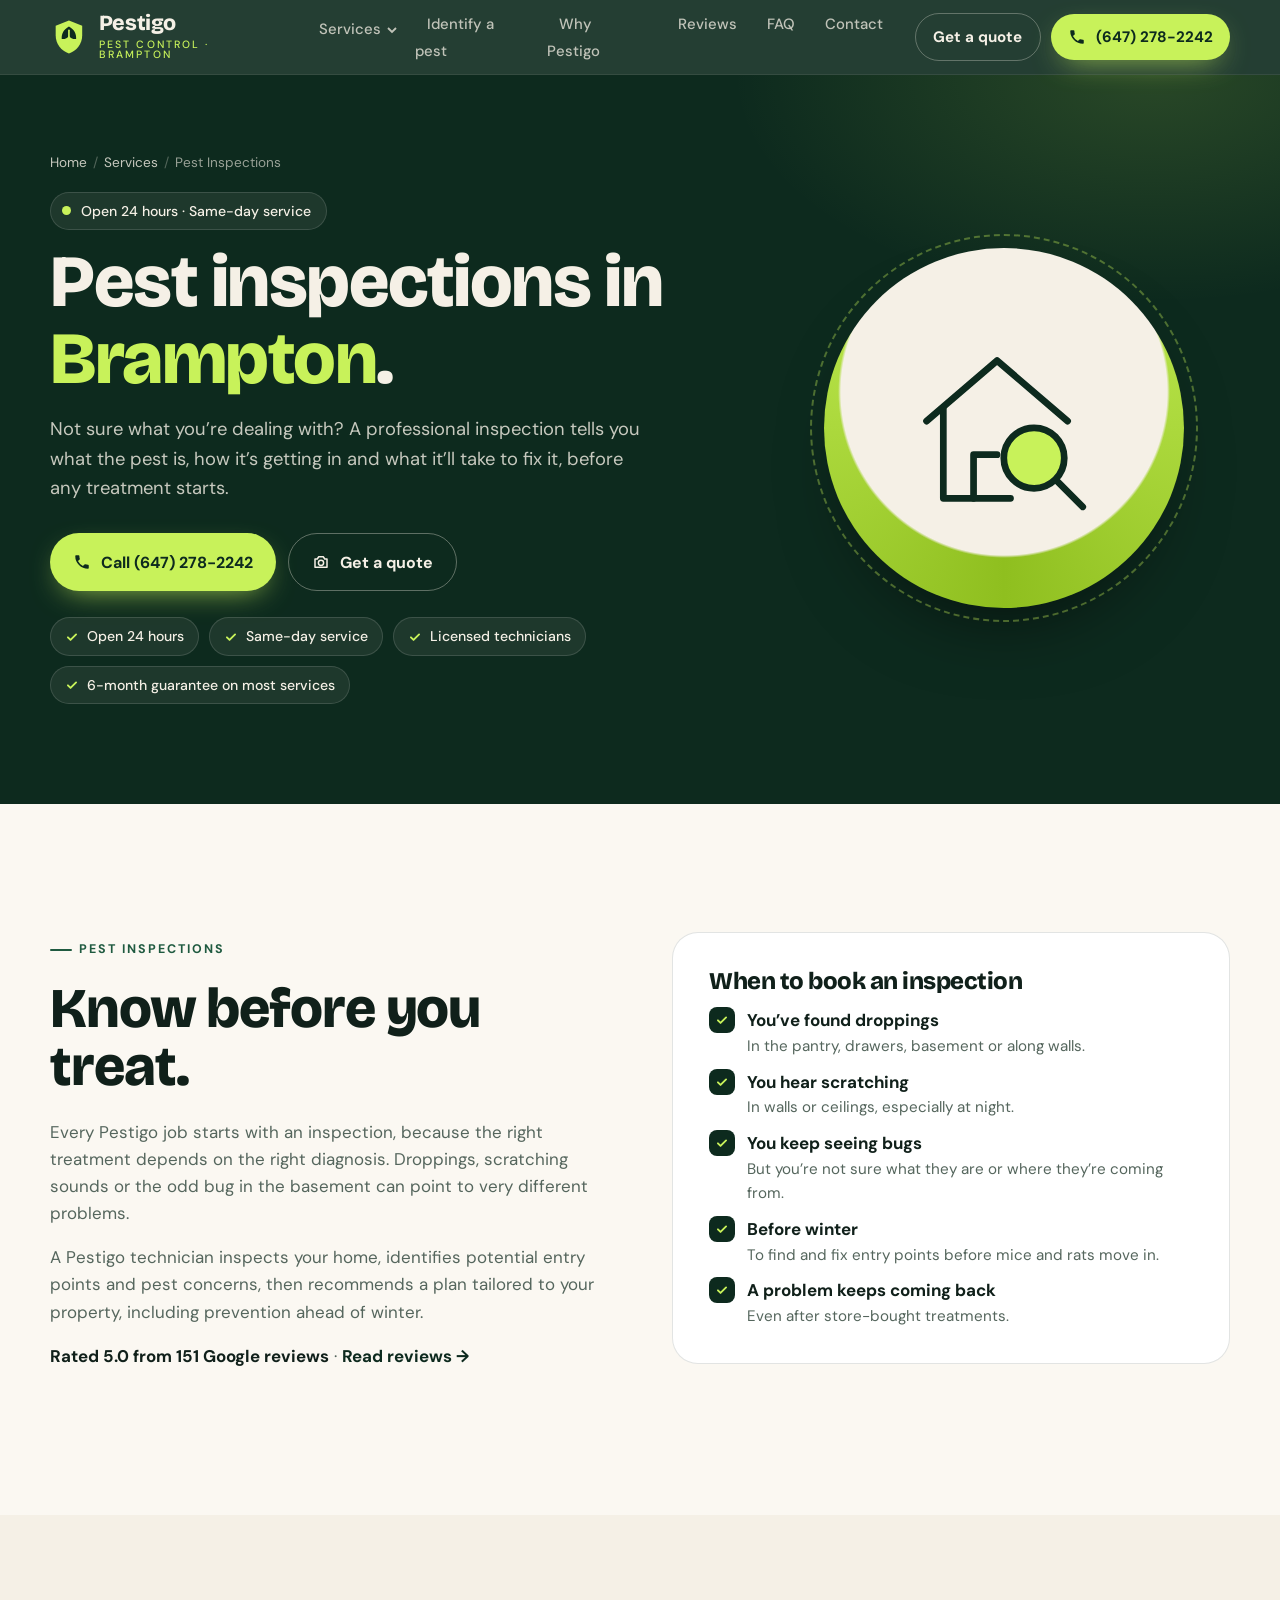
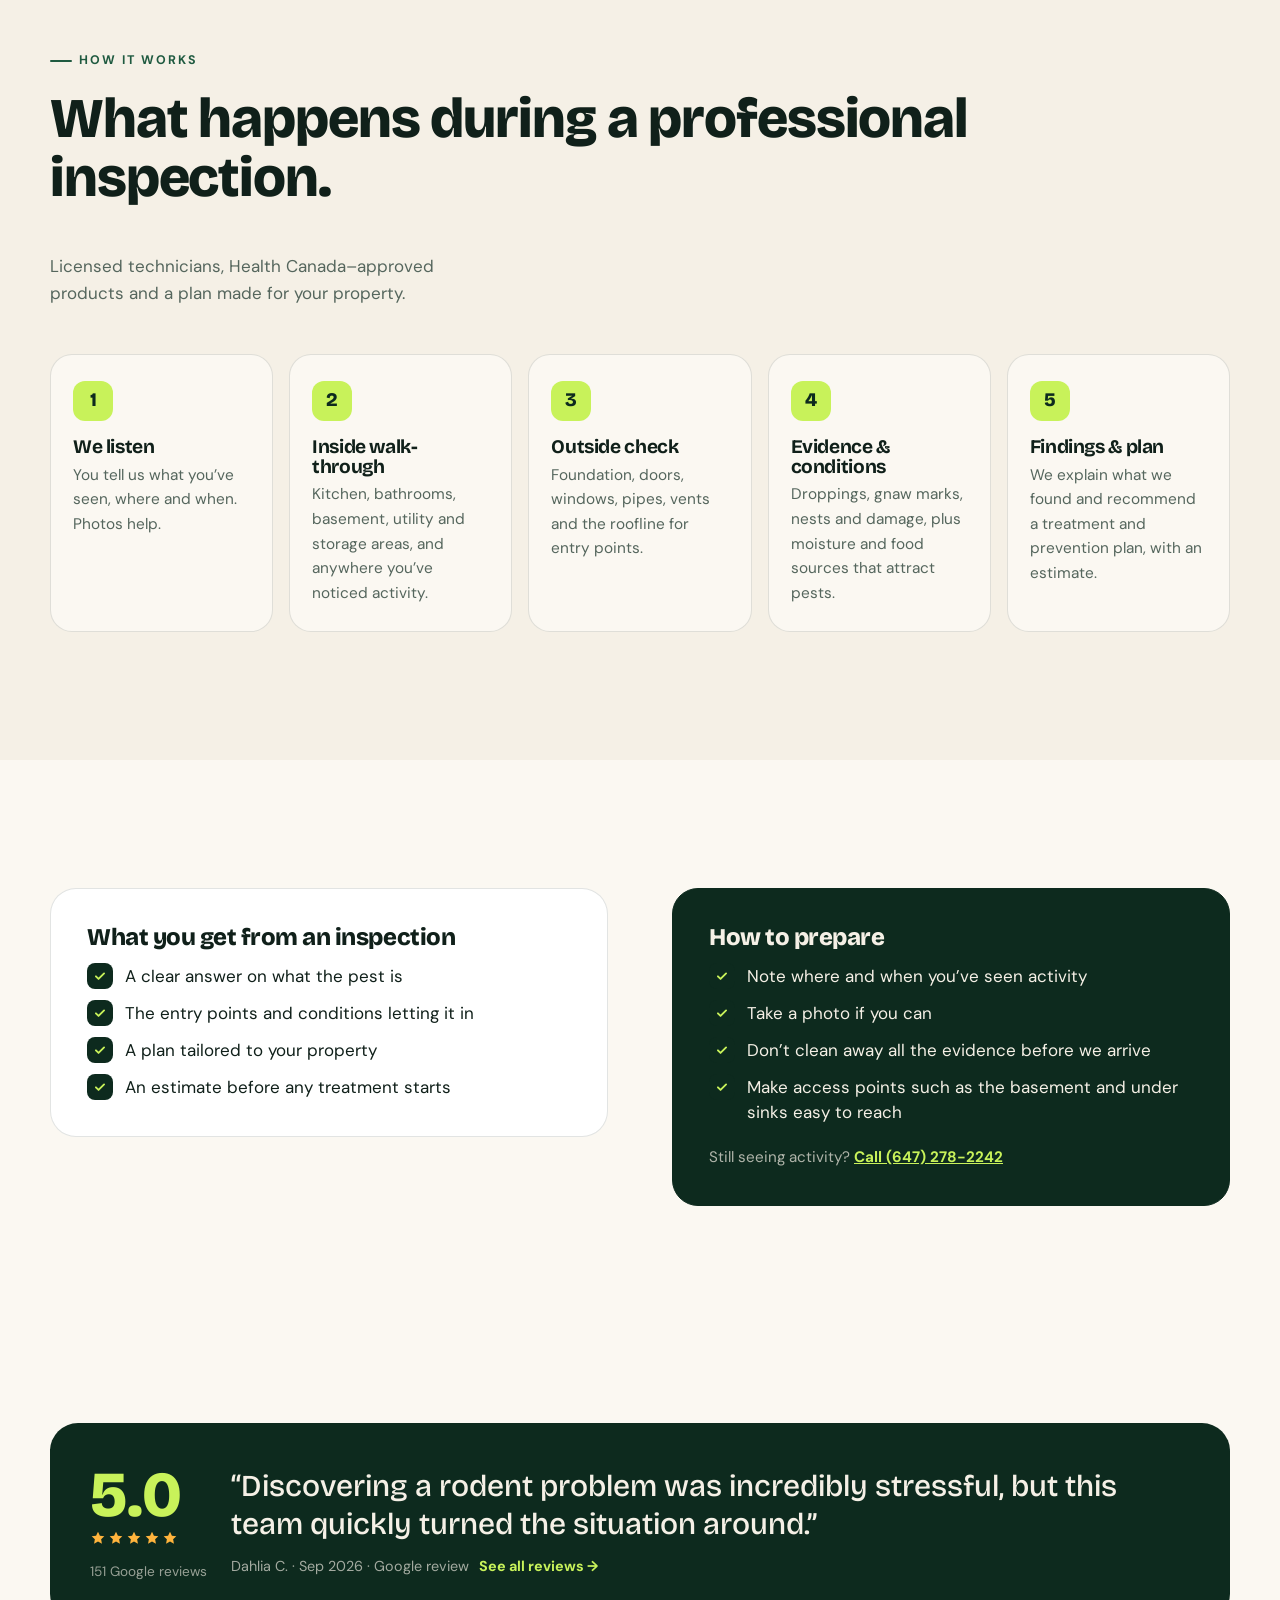
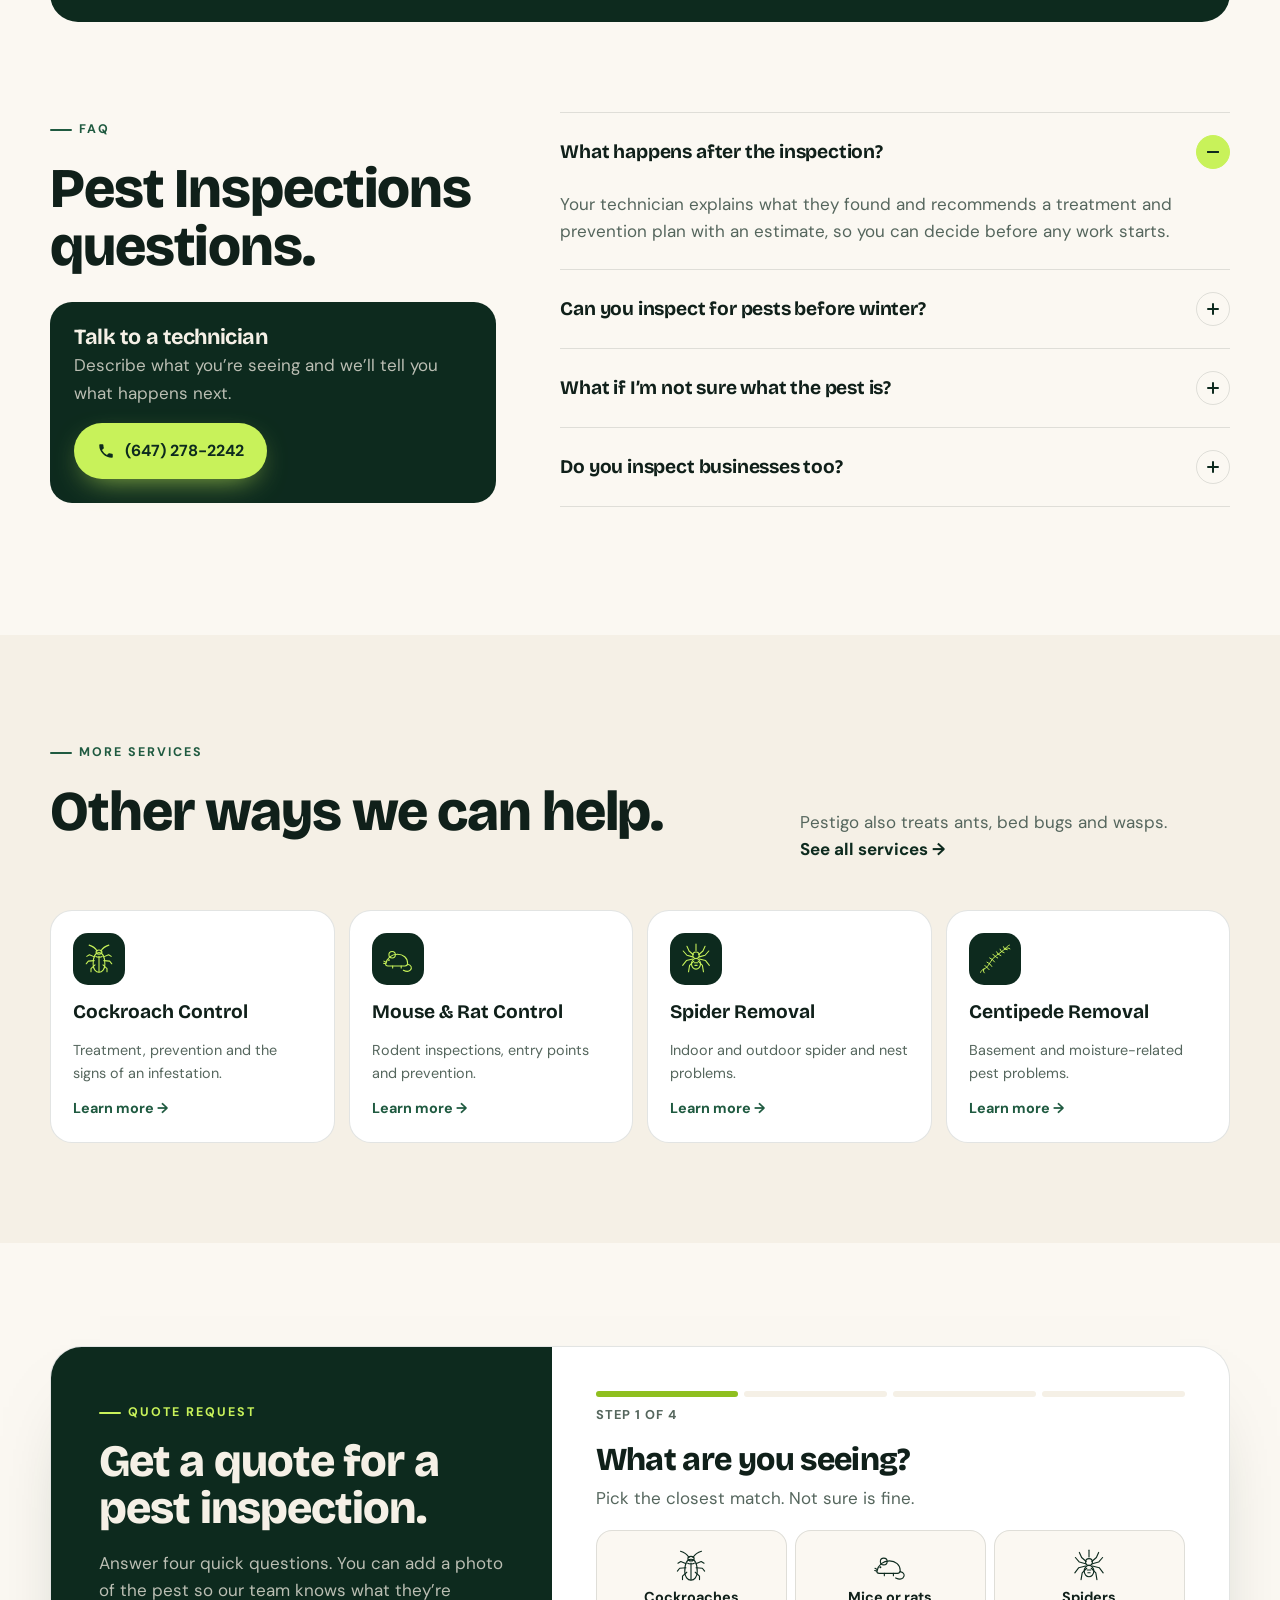
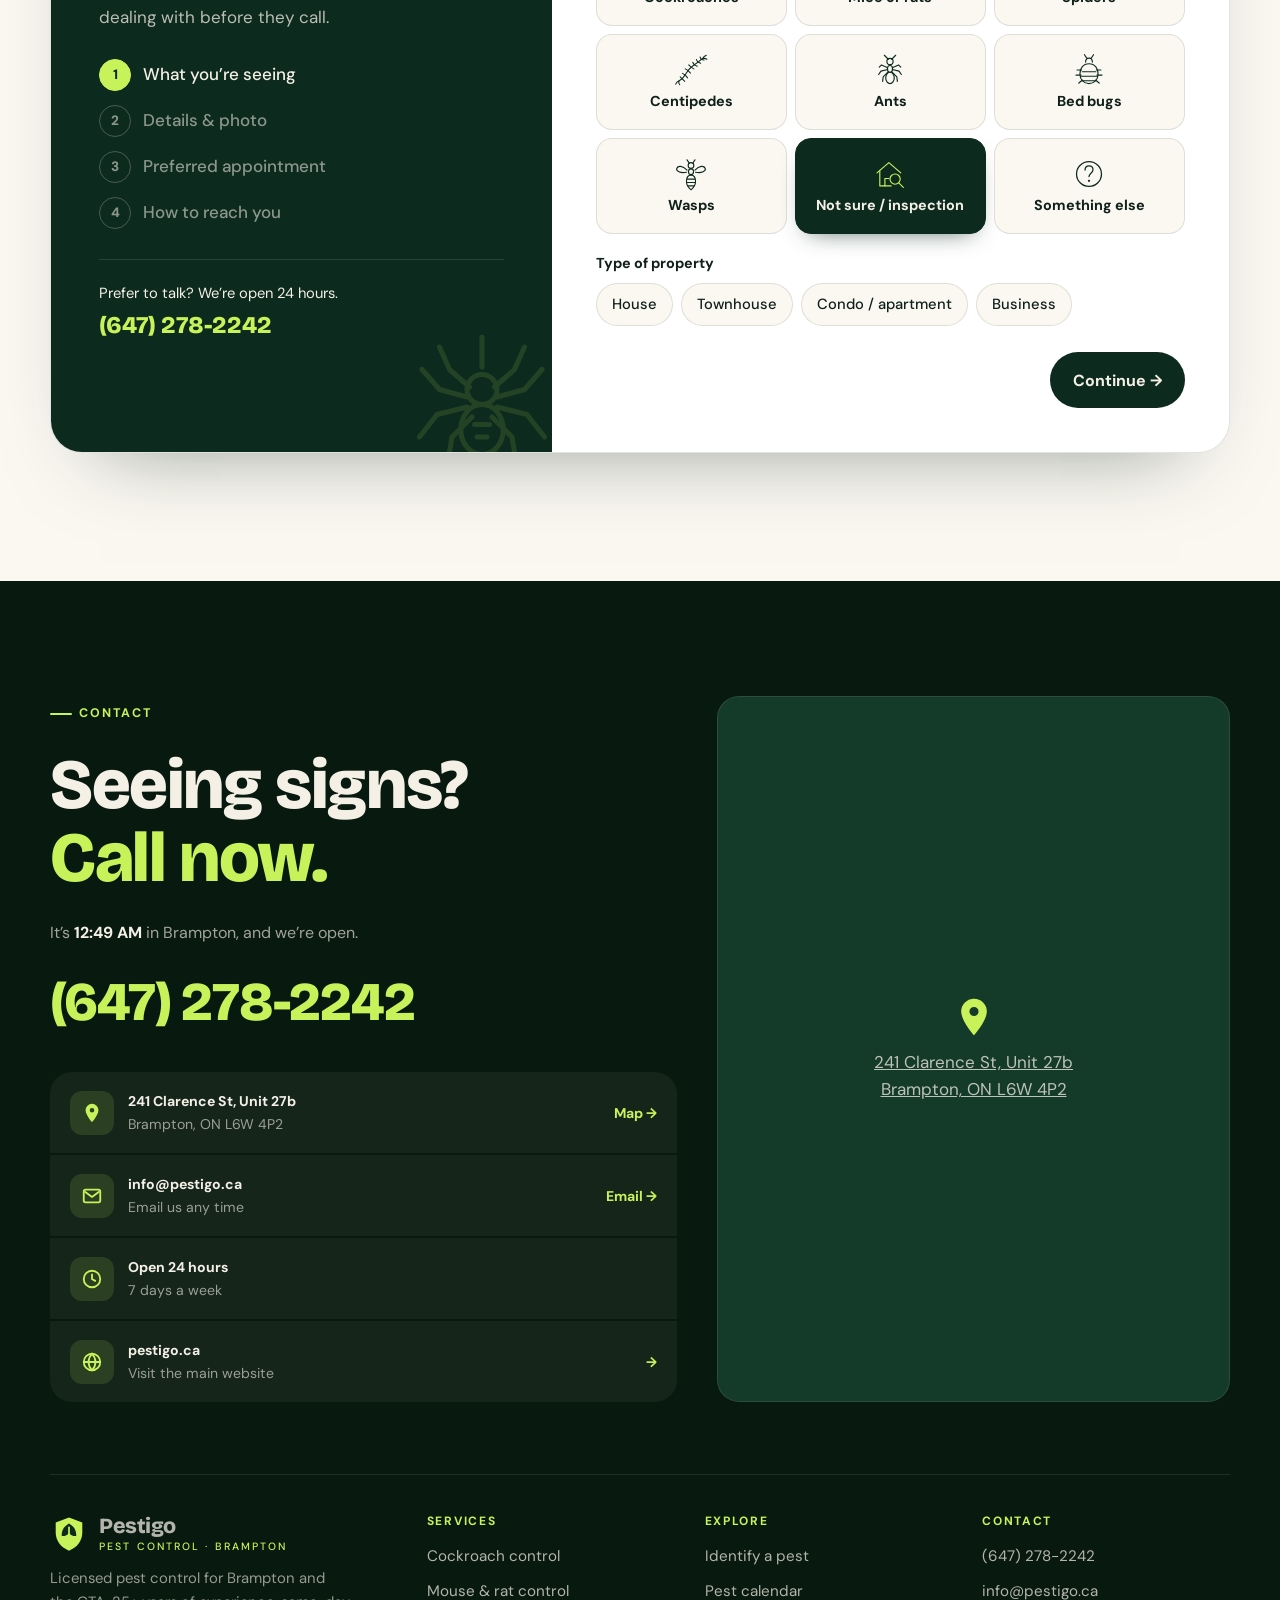
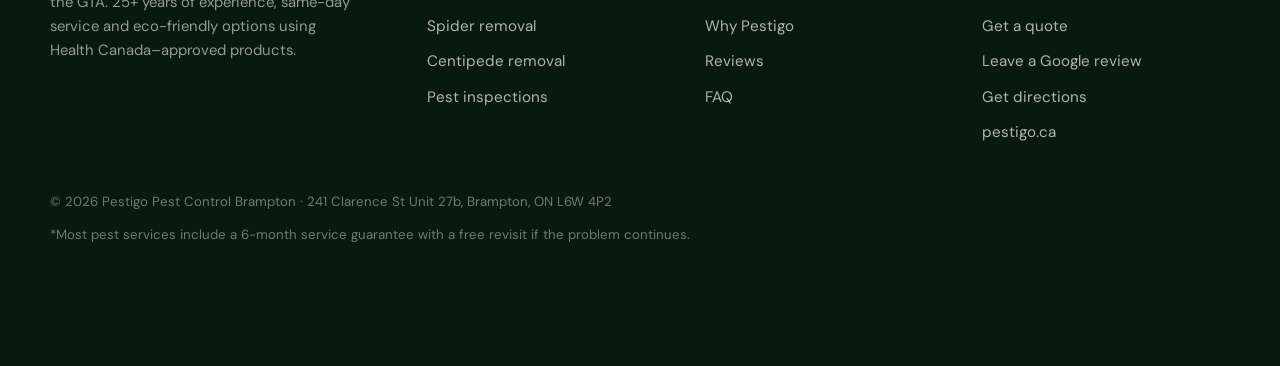
<file: pest-inspections-brampton/index.html>
<!DOCTYPE html>
<html lang="en-CA">
<head>
<meta charset="utf-8">
<meta name="viewport" content="width=device-width, initial-scale=1, viewport-fit=cover">
<title>Pest Inspection Brampton | Home Pest Inspections | Pestigo</title>
<meta name="description" content="Professional pest inspections in Brampton. Licensed technicians check inside and out, find entry points and explain what they found. Open 24/7.">
<meta name="robots" content="index,follow">
<link rel="canonical" href="https://bige6284.github.io/pestigo-brampton/pest-inspections-brampton/">
<meta name="theme-color" content="#0d2a1e">
<meta name="format-detection" content="telephone=yes">
<meta name="geo.region" content="CA-ON"><meta name="geo.placename" content="Brampton">

<meta property="og:type" content="website"><meta property="og:locale" content="en_CA">
<meta property="og:site_name" content="Pestigo Pest Control Brampton">
<meta property="og:title" content="Pest Inspection Brampton | Home Pest Inspections | Pestigo"><meta property="og:description" content="Professional pest inspections in Brampton. Licensed technicians check inside and out, find entry points and explain what they found. Open 24/7.">
<meta property="og:url" content="https://bige6284.github.io/pestigo-brampton/pest-inspections-brampton/">
<meta property="og:image" content="https://bige6284.github.io/pestigo-brampton/assets/og-image.png"><meta property="og:image:width" content="1200"><meta property="og:image:height" content="630">
<meta name="twitter:card" content="summary_large_image"><meta name="twitter:title" content="Pest Inspection Brampton | Home Pest Inspections | Pestigo"><meta name="twitter:description" content="Professional pest inspections in Brampton. Licensed technicians check inside and out, find entry points and explain what they found. Open 24/7."><meta name="twitter:image" content="https://bige6284.github.io/pestigo-brampton/assets/og-image.png">
<link rel="icon" href="../assets/favicon.svg" type="image/svg+xml">
<link rel="preconnect" href="https://fonts.googleapis.com"><link rel="preconnect" href="https://fonts.gstatic.com" crossorigin>
<link href="https://fonts.googleapis.com/css2?family=Bricolage+Grotesque:opsz,wght@12..96,500;12..96,700;12..96,800&family=DM+Sans:opsz,wght@9..40,400;9..40,500;9..40,700&display=swap" rel="stylesheet">
<link rel="stylesheet" href="../assets/styles.css">

<script type="application/ld+json">{"@context": "https://schema.org", "@type": "LocalBusiness", "@id": "https://bige6284.github.io/pestigo-brampton/#business", "additionalType": "https://en.wikipedia.org/wiki/Pest_control", "name": "Pestigo Pest Control Brampton", "url": "https://bige6284.github.io/pestigo-brampton/", "image": "https://bige6284.github.io/pestigo-brampton/assets/og-image.png", "logo": "https://bige6284.github.io/pestigo-brampton/assets/favicon.svg", "telephone": "+1-647-278-2242", "email": "info@pestigo.ca", "address": {"@type": "PostalAddress", "streetAddress": "241 Clarence St Unit 27b", "addressLocality": "Brampton", "addressRegion": "ON", "postalCode": "L6W 4P2", "addressCountry": "CA"}, "geo": {"@type": "GeoCoordinates", "latitude": 43.6903333, "longitude": -79.7366315}, "hasMap": "https://maps.google.com/?cid=3975155878308721227", "sameAs": ["https://business.google.com/v/pestigo-pest-control-brampton/015863910693532085230/c088/_", "https://pestigo.ca/"], "openingHoursSpecification": [{"@type": "OpeningHoursSpecification", "dayOfWeek": ["Monday", "Tuesday", "Wednesday", "Thursday", "Friday", "Saturday", "Sunday"], "opens": "00:00", "closes": "23:59"}], "areaServed": [{"@type": "City", "name": "Brampton"}, {"@type": "Place", "name": "Greater Toronto Area"}], "knowsAbout": ["Cockroach control", "Mouse and rat control", "Spider removal", "Centipede removal", "Ant control", "Bed bug treatment", "Wasp nest removal", "Pest inspections"]}</script>
<script type="application/ld+json">{"@context": "https://schema.org", "@type": "Service", "name": "Pest Inspections in Brampton", "serviceType": "Pest Inspections", "description": "Professional pest inspections in Brampton. Licensed technicians check inside and out, find entry points and explain what they found. Open 24/7.", "url": "https://bige6284.github.io/pestigo-brampton/pest-inspections-brampton/", "provider": {"@id": "https://bige6284.github.io/pestigo-brampton/#business"}, "areaServed": [{"@type": "City", "name": "Brampton"}, {"@type": "Place", "name": "Greater Toronto Area"}]}</script>
<script type="application/ld+json">{"@context": "https://schema.org", "@type": "BreadcrumbList", "itemListElement": [{"@type": "ListItem", "position": 1, "name": "Home", "item": "https://bige6284.github.io/pestigo-brampton/"}, {"@type": "ListItem", "position": 2, "name": "Services", "item": "https://bige6284.github.io/pestigo-brampton/#services"}, {"@type": "ListItem", "position": 3, "name": "Pest Inspections", "item": "https://bige6284.github.io/pestigo-brampton/pest-inspections-brampton/"}]}</script>
<script type="application/ld+json">{"@context": "https://schema.org", "@type": "FAQPage", "mainEntity": [{"@type": "Question", "name": "What happens after the inspection?", "acceptedAnswer": {"@type": "Answer", "text": "Your technician explains what they found and recommends a treatment and prevention plan with an estimate, so you can decide before any work starts."}}, {"@type": "Question", "name": "Can you inspect for pests before winter?", "acceptedAnswer": {"@type": "Answer", "text": "Yes. A pre-winter inspection finds gaps around doors, windows, pipes and vents before mice and rats look for shelter indoors."}}, {"@type": "Question", "name": "What if I’m not sure what the pest is?", "acceptedAnswer": {"@type": "Answer", "text": "That’s exactly what an inspection is for. You can also send a photo with your quote request to give us a head start."}}, {"@type": "Question", "name": "Do you inspect businesses too?", "acceptedAnswer": {"@type": "Answer", "text": "Yes. Pestigo provides both residential and commercial pest control."}}]}</script>
</head>
<body class="no-js">
<a class="skip" href="#main">Skip to content</a>
<div class="progress" aria-hidden="true"></div>
<!-- ============ ICON + ILLUSTRATION SPRITE ============ -->
<svg width="0" height="0" style="position:absolute" aria-hidden="true" focusable="false">
  <defs>
    <symbol id="i-phone" viewBox="0 0 24 24"><path fill="currentColor" d="M6.6 10.8a15.1 15.1 0 0 0 6.6 6.6l2.2-2.2c.3-.3.7-.4 1-.2 1.1.4 2.3.6 3.6.6.6 0 1 .4 1 1V20c0 .6-.4 1-1 1A17 17 0 0 1 3 4c0-.6.4-1 1-1h3.5c.6 0 1 .4 1 1 0 1.3.2 2.5.6 3.6.1.3 0 .7-.2 1l-2.3 2.2Z"/></symbol>
    <symbol id="i-pin" viewBox="0 0 24 24"><path fill="currentColor" d="M12 2a7 7 0 0 0-7 7c0 5.2 7 13 7 13s7-7.8 7-13a7 7 0 0 0-7-7Zm0 9.5A2.5 2.5 0 1 1 12 6.5a2.5 2.5 0 0 1 0 5Z"/></symbol>
    <symbol id="i-star" viewBox="0 0 24 24"><path fill="currentColor" d="m12 2.5 2.9 6 6.6.9-4.8 4.6 1.2 6.5L12 17.4l-5.9 3.1 1.2-6.5L2.5 9.4l6.6-.9z"/></symbol>
    <symbol id="i-check" viewBox="0 0 24 24"><path fill="none" stroke="currentColor" stroke-width="3.2" stroke-linecap="round" stroke-linejoin="round" d="m5 12.5 4.5 4.5L19 7.5"/></symbol>
    <symbol id="i-clock" viewBox="0 0 24 24"><g fill="none" stroke="currentColor" stroke-width="2" stroke-linecap="round"><circle cx="12" cy="12" r="9"/><path d="M12 7v5l3.5 2"/></g></symbol>
    <symbol id="i-globe" viewBox="0 0 24 24"><g fill="none" stroke="currentColor" stroke-width="2"><circle cx="12" cy="12" r="9"/><path d="M3 12h18M12 3c2.5 2.7 3.8 5.7 3.8 9s-1.3 6.3-3.8 9c-2.5-2.7-3.8-5.7-3.8-9S9.5 5.7 12 3Z"/></g></symbol>
    <symbol id="i-mail" viewBox="0 0 24 24"><g fill="none" stroke="currentColor" stroke-width="2" stroke-linejoin="round"><rect x="3" y="5" width="18" height="14" rx="2"/><path d="m4 7 8 6 8-6"/></g></symbol>
    <symbol id="i-msg" viewBox="0 0 24 24"><path fill="none" stroke="currentColor" stroke-width="2" stroke-linejoin="round" d="M4 5h16v11H9l-5 4z"/></symbol>
    <symbol id="i-copy" viewBox="0 0 24 24"><g fill="none" stroke="currentColor" stroke-width="2" stroke-linejoin="round"><rect x="8" y="8" width="12" height="12" rx="2"/><path d="M16 8V5a1 1 0 0 0-1-1H5a1 1 0 0 0-1 1v10a1 1 0 0 0 1 1h3"/></g></symbol>
    <symbol id="i-up" viewBox="0 0 24 24"><path fill="none" stroke="currentColor" stroke-width="2.6" stroke-linecap="round" stroke-linejoin="round" d="M12 19V5M5 12l7-7 7 7"/></symbol>
    <symbol id="i-quote" viewBox="0 0 40 40"><path fill="currentColor" d="M6 30V20.6C6 13.4 9.6 8.7 16.8 6.5l1.4 3.2c-3.9 1.5-6 4-6.3 7.5H17V30H6Zm17 0V20.6c0-7.2 3.6-11.9 10.8-14.1l1.4 3.2c-3.9 1.5-6 4-6.3 7.5H34V30H23Z"/></symbol>

    <!-- Pest illustrations (line art) -->
    <symbol id="p-roach" viewBox="0 0 120 120">
      <g fill="none" stroke="currentColor" stroke-width="4" stroke-linecap="round" stroke-linejoin="round">
        <path d="M53 30c-6-10-16-18-30-22M67 30c6-10 16-18 30-22"/>
        <path d="M43 52 24 44 14 50M42 66 20 68 12 78M45 82 30 96 30 108M77 52l19-8 10 6M78 66l22 2 8 10M75 82l15 14v12"/>
        <path d="M60 36c-17 0-22 22-22 44 0 18 10 30 22 30s22-12 22-30c0-22-5-44-22-44Z" fill="var(--pf,transparent)"/>
        <path d="M60 50v58M48 50c4 4 20 4 24 0"/>
        <ellipse cx="60" cy="34" rx="11" ry="8" fill="var(--pf,transparent)"/>
      </g>
    </symbol>
    <symbol id="p-mouse" viewBox="0 0 120 120">
      <g fill="none" stroke="currentColor" stroke-width="4" stroke-linecap="round" stroke-linejoin="round">
        <path d="M96 80c14 2 18 14 10 22-6 6-18 4-26 0"/>
        <path d="M14 78c4-22 22-36 44-36 22 0 38 14 38 34 0 6-4 10-10 10H22c-6 0-9-3-8-8Z" fill="var(--pf,transparent)"/>
        <circle cx="38" cy="44" r="12" fill="var(--pf,transparent)"/>
        <path d="M14 78 6 76M15 72 7 68"/>
        <path d="M40 86v8M72 86v8"/>
      </g>
      <circle cx="26" cy="64" r="3.5" fill="currentColor"/>
    </symbol>
    <symbol id="p-spider" viewBox="0 0 120 120">
      <g fill="none" stroke="currentColor" stroke-width="4" stroke-linecap="round" stroke-linejoin="round">
        <path d="M60 4v24"/>
        <path d="M50 44 34 30 26 12M48 52 26 46 12 30M48 60 24 66 10 84M52 68 36 84 32 108M70 44l16-14 8-18M72 52l22-6 14-16M72 60l24 6 14 18M68 68l16 16 4 24"/>
        <circle cx="60" cy="46" r="12" fill="var(--pf,transparent)"/>
        <ellipse cx="60" cy="78" rx="17" ry="20" fill="var(--pf,transparent)"/>
        <path d="M54 74h12M56 84h8"/>
      </g>
    </symbol>
    <symbol id="p-centi" viewBox="0 0 120 120">
      <g fill="none" stroke="currentColor" stroke-width="3.6" stroke-linecap="round" stroke-linejoin="round">
        <path d="M18 98c10-4 16-12 22-22s14-22 26-30 22-16 34-26"/>
        <path d="M30 92 22 84M30 92l8 8M40 78l-10-6M40 78l8 10M50 62l-10-6M50 62l8 9M60 50 52 42M60 50l10 6M72 42l-6-9M72 42l10 5M84 32l-5-9M84 32l10 4M96 23l-4-9M96 23l10 2"/>
        <path d="M100 20c4-6 8-10 14-12M100 20c6-2 10-2 16 2"/>
        <path d="M18 98c-6 2-10 6-12 12M18 98c-2 5-2 10 2 14"/>
      </g>
    </symbol>
    <symbol id="i-camera" viewBox="0 0 24 24"><g fill="none" stroke="currentColor" stroke-width="2" stroke-linejoin="round"><path d="M4 8h3l2-3h6l2 3h3v11H4z"/><circle cx="12" cy="13" r="3.5"/></g></symbol>
    <symbol id="i-pen" viewBox="0 0 24 24"><path fill="none" stroke="currentColor" stroke-width="2" stroke-linecap="round" stroke-linejoin="round" d="M4 20h4L19 9l-4-4L4 16zM13.5 6.5l4 4"/></symbol>
    <symbol id="p-inspect" viewBox="0 0 120 120"><g fill="none" stroke="currentColor" stroke-width="4" stroke-linecap="round" stroke-linejoin="round"><path d="M14 56 56 20l42 36"/><path d="M24 48v54h40"/><circle cx="78" cy="78" r="18" fill="var(--pf,transparent)"/><path d="m91 91 16 16"/><path d="M42 102V76h14"/></g></symbol>
    <symbol id="p-ant" viewBox="0 0 120 120"><g fill="none" stroke="currentColor" stroke-width="4" stroke-linecap="round" stroke-linejoin="round"><circle cx="60" cy="30" r="11" fill="var(--pf,transparent)"/><ellipse cx="60" cy="56" rx="9" ry="12" fill="var(--pf,transparent)"/><ellipse cx="60" cy="88" rx="15" ry="20" fill="var(--pf,transparent)"/><path d="M54 22 40 8M66 22 80 8M52 52 30 42 22 50M52 58 28 64 20 76M54 66 36 84 34 100M68 52l22-10 8 8M68 58l24 6 8 12M66 66l18 18 2 16"/></g></symbol>
    <symbol id="p-bedbug" viewBox="0 0 120 120"><g fill="none" stroke="currentColor" stroke-width="4" stroke-linecap="round" stroke-linejoin="round"><path d="M60 38c-22 0-32 18-32 36 0 20 14 34 32 34s32-14 32-34c0-18-10-36-32-36Z" fill="var(--pf,transparent)"/><path d="M48 32c0-8 5-14 12-14s12 6 12 14"/><path d="M52 18 44 6M68 18l8-12M34 60H18M32 78H14M36 96l-12 10M86 60h16M88 78h18M84 96l12 10"/><path d="M36 66h48M33 82h54M38 98h44"/></g></symbol>
    <symbol id="p-wasp" viewBox="0 0 120 120"><g fill="none" stroke="currentColor" stroke-width="4" stroke-linecap="round" stroke-linejoin="round"><path d="M46 46C30 30 14 30 10 40s12 18 34 14M74 46c16-16 32-16 36-6s-12 18-34 14"/><circle cx="60" cy="30" r="10" fill="var(--pf,transparent)"/><ellipse cx="60" cy="52" rx="9" ry="10" fill="var(--pf,transparent)"/><path d="M60 64c-12 0-16 12-16 22 0 12 8 24 16 30 8-6 16-18 16-30 0-10-4-22-16-22Z" fill="var(--pf,transparent)"/><path d="M46 78h28M45 90h30M50 102h20M54 22 46 10M66 22l8-12"/></g></symbol>
    <symbol id="p-unknown" viewBox="0 0 120 120"><g fill="none" stroke="currentColor" stroke-width="4.5" stroke-linecap="round" stroke-linejoin="round"><circle cx="60" cy="60" r="44" fill="var(--pf,transparent)"/><path d="M46 46c0-9 6-15 14-15s14 6 14 14c0 12-14 12-14 24"/></g><circle cx="60" cy="84" r="4" fill="currentColor"/></symbol>
  </defs>
</svg>


<header class="site" id="header">
  <div class="wrap nav">
    <a class="brand" href="../" aria-label="Pestigo Pest Control Brampton, home"><svg class="brand-mark" viewBox="0 0 40 40" aria-hidden="true"><path d="M20 2.5 34 8v10.5c0 9-6 16.2-14 19-8-2.8-14-10-14-19V8z" fill="#c8f25a"/><path d="M20 9c-5.5 3-8 7.5-7.6 13.2 3.6.2 6.2-1 7.6-3.6 1.4 2.6 4 3.8 7.6 3.6C28 16.5 25.5 12 20 9Z" fill="#0d2a1e"/><path d="M20 13v17" stroke="#c8f25a" stroke-width="1.8" stroke-linecap="round"/></svg><span class="brand-name">Pestigo<small>Pest Control · Brampton</small></span></a>
    <nav aria-label="Main">
      <ul class="nav-links">
        <li class="has-drop"><button type="button" aria-expanded="false" aria-haspopup="true">Services<svg viewBox="0 0 10 10"><path d="M1 3l4 4 4-4" fill="none" stroke="currentColor" stroke-width="1.8"/></svg></button><ul class="drop"><li><a href="../cockroach-control-brampton/"><span class="di"><svg><use href="#p-roach"/></svg></span><span>Cockroach control<small>Treatment, prevention and the signs of an infestation.</small></span></a></li><li><a href="../mouse-rat-control-brampton/"><span class="di"><svg><use href="#p-mouse"/></svg></span><span>Mouse & rat control<small>Rodent inspections, entry points and prevention.</small></span></a></li><li><a href="../spider-removal-brampton/"><span class="di"><svg><use href="#p-spider"/></svg></span><span>Spider removal<small>Indoor and outdoor spider and nest problems.</small></span></a></li><li><a href="../centipede-removal-brampton/"><span class="di"><svg><use href="#p-centi"/></svg></span><span>Centipede removal<small>Basement and moisture-related pest problems.</small></span></a></li><li><a href="../pest-inspections-brampton/"><span class="di"><svg><use href="#p-inspect"/></svg></span><span>Pest inspections<small>What happens during a professional inspection.</small></span></a></li><li class="all"><a href="../#services">All services &amp; other pests</a></li></ul></li>
        <li><a href="../#identify">Identify a pest</a></li>
        <li><a href="../#why">Why Pestigo</a></li>
        <li><a href="../#reviews">Reviews</a></li>
        <li><a href="../#faq">FAQ</a></li>
        <li><a href="../#contact" >Contact</a></li>
      </ul>
    </nav>
    <div class="nav-right">
      <a class="btn btn-quote" href="#quote">Get a quote</a>
      <a class="btn btn-lime" href="tel:+16472782242" aria-label="Call Pestigo at (647) 278-2242"><svg><use href="#i-phone"/></svg><span class="long">(647) 278-2242</span></a>
      <button class="menu-btn" type="button" aria-label="Open menu" aria-expanded="false" aria-controls="mobile-menu"><span></span></button>
    </div>
  </div>
  <div class="mobile-menu" id="mobile-menu">
    <a href="../#services">Services</a><a class="sub" href="../cockroach-control-brampton/">Cockroach control</a><a class="sub" href="../mouse-rat-control-brampton/">Mouse & rat control</a><a class="sub" href="../spider-removal-brampton/">Spider removal</a><a class="sub" href="../centipede-removal-brampton/">Centipede removal</a><a class="sub" href="../pest-inspections-brampton/">Pest inspections</a><a href="../#identify">Identify a pest</a><a href="../#why">Why Pestigo</a><a href="../#reviews">Reviews</a><a href="../#faq">FAQ</a><a href="#quote">Get a quote</a><a href="../#contact">Contact</a>
  </div>
</header>
<main id="main">
<span id="top"></span>

<section class="page-hero" aria-labelledby="ph-title">
  <div class="wrap">
    <div>
      <ol class="crumbs"><li><a href="../">Home</a></li><li><a href="../#services">Services</a></li><li aria-current="page">Pest Inspections</li></ol>
      <span class="live"><span class="dot" aria-hidden="true"></span><span>Open 24 hours · Same-day service</span></span>
      <h1 id="ph-title">Pest inspections in <em>Brampton</em>.</h1>
      <p class="lede">Not sure what you’re dealing with? A professional inspection tells you what the pest is, how it’s getting in and what it’ll take to fix it, before any treatment starts.</p>
      <div class="hero-ctas">
        <a class="btn btn-lime" href="tel:+16472782242"><svg><use href="#i-phone"/></svg>Call (647) 278-2242</a>
        <a class="btn btn-ghost" href="#quote"><svg><use href="#i-camera"/></svg>Get a quote</a>
      </div>
      <div class="hero-facts"><span><svg><use href="#i-check"/></svg>Open 24 hours</span><span><svg><use href="#i-check"/></svg>Same-day service</span><span><svg><use href="#i-check"/></svg>Licensed technicians</span><span><svg><use href="#i-check"/></svg>6-month guarantee on most services</span></div>
    </div>
    <div class="pest-badge reveal" aria-hidden="true"><svg><use href="#p-inspect"/></svg></div>
  </div>
</section>

<section aria-labelledby="sig-title">
  <div class="wrap split">
    <div class="prose reveal"><span class="eyebrow">Pest Inspections</span><h2>Know before you treat.</h2><p>Every Pestigo job starts with an inspection, because the right treatment depends on the right diagnosis. Droppings, scratching sounds or the odd bug in the basement can point to very different problems.</p><p>A Pestigo technician inspects your home, identifies potential entry points and pest concerns, then recommends a plan tailored to your property, including prevention ahead of winter.</p>
      <p><strong>Rated 5.0 from 151 Google reviews</strong> · <a class="link-arrow" href="https://business.google.com/v/pestigo-pest-control-brampton/015863910693532085230/c088/_/rev/" target="_blank" rel="noopener">Read reviews →</a></p></div>
    <div class="card reveal"><h3 id="sig-title">When to book an inspection</h3><ul class="checklist"><li><i><svg><use href="#i-check"/></svg></i><div><b>You’ve found droppings</b><span>In the pantry, drawers, basement or along walls.</span></div></li><li><i><svg><use href="#i-check"/></svg></i><div><b>You hear scratching</b><span>In walls or ceilings, especially at night.</span></div></li><li><i><svg><use href="#i-check"/></svg></i><div><b>You keep seeing bugs</b><span>But you’re not sure what they are or where they’re coming from.</span></div></li><li><i><svg><use href="#i-check"/></svg></i><div><b>Before winter</b><span>To find and fix entry points before mice and rats move in.</span></div></li><li><i><svg><use href="#i-check"/></svg></i><div><b>A problem keeps coming back</b><span>Even after store-bought treatments.</span></div></li></ul></div>
  </div>
</section>

<section class="band" aria-labelledby="how-title">
  <div class="wrap">
    <div class="sec-head reveal"><div><span class="eyebrow">How it works</span><h2 id="how-title">What happens during a professional inspection.</h2></div>
    <p>Licensed technicians, Health Canada–approved products and a plan made for your property.</p></div>
    <div class="numbered five reveal"><div><h3>We listen</h3><p>You tell us what you’ve seen, where and when. Photos help.</p></div><div><h3>Inside walk-through</h3><p>Kitchen, bathrooms, basement, utility and storage areas, and anywhere you’ve noticed activity.</p></div><div><h3>Outside check</h3><p>Foundation, doors, windows, pipes, vents and the roofline for entry points.</p></div><div><h3>Evidence &amp; conditions</h3><p>Droppings, gnaw marks, nests and damage, plus moisture and food sources that attract pests.</p></div><div><h3>Findings &amp; plan</h3><p>We explain what we found and recommend a treatment and prevention plan, with an estimate.</p></div></div>
  </div>
</section>

<section aria-label="Causes and prevention">
  <div class="wrap split">
    <div class="card reveal"><h3>What you get from an inspection</h3><ul class="checklist"><li><i><svg><use href="#i-check"/></svg></i><div>A clear answer on what the pest is</div></li><li><i><svg><use href="#i-check"/></svg></i><div>The entry points and conditions letting it in</div></li><li><i><svg><use href="#i-check"/></svg></i><div>A plan tailored to your property</div></li><li><i><svg><use href="#i-check"/></svg></i><div>An estimate before any treatment starts</div></li></ul></div>
    <div class="card reveal" style="background:var(--forest);color:var(--cream);border-color:var(--forest)"><h3>How to prepare</h3><ul class="checklist" style="--x:1"><li><i><svg><use href="#i-check"/></svg></i><div>Note where and when you’ve seen activity</div></li><li><i><svg><use href="#i-check"/></svg></i><div>Take a photo if you can</div></li><li><i><svg><use href="#i-check"/></svg></i><div>Don’t clean away all the evidence before we arrive</div></li><li><i><svg><use href="#i-check"/></svg></i><div>Make access points such as the basement and under sinks easy to reach</div></li></ul>
      <p style="margin-top:20px;color:rgba(245,240,230,.7);font-size:.95rem">Still seeing activity? <a href="tel:+16472782242" style="color:var(--lime);font-weight:700">Call (647) 278-2242</a></p></div>
  </div>
</section>

<section style="padding:clamp(50px,7vw,90px) 0">
  <div class="wrap">
    <figure class="review-callout reveal">
      <div><div class="big">5.0</div><span class="stars" aria-label="5 out of 5 stars"><svg><use href="#i-star"/></svg><svg><use href="#i-star"/></svg><svg><use href="#i-star"/></svg><svg><use href="#i-star"/></svg><svg><use href="#i-star"/></svg></span><div style="font-size:.85rem;color:rgba(245,240,230,.6);margin-top:6px">151 Google reviews</div></div>
      <div><blockquote>“Discovering a rodent problem was incredibly stressful, but this team quickly turned the situation around.”</blockquote><cite>Dahlia C. · Sep 2026 · Google review <a href="https://business.google.com/v/pestigo-pest-control-brampton/015863910693532085230/c088/_/rev/" target="_blank" rel="noopener">See all reviews →</a></cite></div>
    </figure>
  </div>
</section>
<section id="faq" aria-labelledby="faq-title" style="padding-top:0">
  <div class="wrap faq-grid">
    <div class="faq-side reveal"><span class="eyebrow">FAQ</span><h2 id="faq-title">Pest Inspections questions.</h2>
      <div class="help"><h3>Talk to a technician</h3><p>Describe what you’re seeing and we’ll tell you what happens next.</p><a class="btn btn-lime" href="tel:+16472782242"><svg><use href="#i-phone"/></svg>(647) 278-2242</a></div></div>
    <div class="reveal"><details open><summary>What happens after the inspection?<span class="pm" aria-hidden="true"></span></summary><div class="ans">Your technician explains what they found and recommends a treatment and prevention plan with an estimate, so you can decide before any work starts.</div></details>
<details><summary>Can you inspect for pests before winter?<span class="pm" aria-hidden="true"></span></summary><div class="ans">Yes. A pre-winter inspection finds gaps around doors, windows, pipes and vents before mice and rats look for shelter indoors.</div></details>
<details><summary>What if I’m not sure what the pest is?<span class="pm" aria-hidden="true"></span></summary><div class="ans">That’s exactly what an inspection is for. You can also send a photo with your quote request to give us a head start.</div></details>
<details><summary>Do you inspect businesses too?<span class="pm" aria-hidden="true"></span></summary><div class="ans">Yes. Pestigo provides both residential and commercial pest control.</div></details></div>
  </div>
</section>

<section class="band" aria-labelledby="rel-title" style="padding:clamp(60px,8vw,100px) 0">
  <div class="wrap">
    <div class="sec-head reveal"><div><span class="eyebrow">More services</span><h2 id="rel-title">Other ways we can help.</h2></div>
    <p>Pestigo also treats ants, bed bugs and wasps. <a class="link-arrow" href="../#services">See all services →</a></p></div>
    <div class="related reveal"><a href="../cockroach-control-brampton/"><span class="ri"><svg><use href="#p-roach"/></svg></span><b>Cockroach Control</b><span>Treatment, prevention and the signs of an infestation.</span><em>Learn more →</em></a><a href="../mouse-rat-control-brampton/"><span class="ri"><svg><use href="#p-mouse"/></svg></span><b>Mouse & Rat Control</b><span>Rodent inspections, entry points and prevention.</span><em>Learn more →</em></a><a href="../spider-removal-brampton/"><span class="ri"><svg><use href="#p-spider"/></svg></span><b>Spider Removal</b><span>Indoor and outdoor spider and nest problems.</span><em>Learn more →</em></a><a href="../centipede-removal-brampton/"><span class="ri"><svg><use href="#p-centi"/></svg></span><b>Centipede Removal</b><span>Basement and moisture-related pest problems.</span><em>Learn more →</em></a></div>
  </div>
</section>

<section id="quote" class="quote" aria-labelledby="quote-title" style="padding-top:clamp(60px,8vw,110px)">
  <div class="wrap">
    <div class="quote-card reveal">
      <div class="quote-side">
        <span class="eyebrow">Quote request</span>
        <h2 id="quote-title">Get a quote for a pest inspection.</h2>
        <p>Answer four quick questions. You can add a photo of the pest so our team knows what they’re dealing with before they call.</p>
        <ol class="side-steps" aria-hidden="true"><li>What you’re seeing</li><li>Details &amp; photo</li><li>Preferred appointment</li><li>How to reach you</li></ol>
        <div class="side-call">Prefer to talk? We’re open 24 hours.<a href="tel:+16472782242">(647) 278-2242</a></div>
        <svg class="bug-art" style="color:#c8f25a"><use href="#p-spider"/></svg>
      </div>
      <div>
      <form id="qform" novalidate>
      <div class="wizard" id="wizard" data-email="info@pestigo.ca" data-pest="Not sure / inspection">
        <div class="wz-progress" aria-hidden="true"><i></i><i></i><i></i><i></i></div>
        <p class="wz-count" aria-live="polite">Step 1 of 4</p>

        <fieldset class="wz-step active">
          <h3>What are you seeing?</h3><p>Pick the closest match. Not sure is fine.</p>
          <div class="pest-grid" role="radiogroup" aria-label="Pest"><label class="pest-opt"><input type="radio" name="pest" value="Cockroaches"><span><svg><use href="#p-roach"/></svg>Cockroaches</span></label><label class="pest-opt"><input type="radio" name="pest" value="Mice or rats"><span><svg><use href="#p-mouse"/></svg>Mice or rats</span></label><label class="pest-opt"><input type="radio" name="pest" value="Spiders"><span><svg><use href="#p-spider"/></svg>Spiders</span></label><label class="pest-opt"><input type="radio" name="pest" value="Centipedes"><span><svg><use href="#p-centi"/></svg>Centipedes</span></label><label class="pest-opt"><input type="radio" name="pest" value="Ants"><span><svg><use href="#p-ant"/></svg>Ants</span></label><label class="pest-opt"><input type="radio" name="pest" value="Bed bugs"><span><svg><use href="#p-bedbug"/></svg>Bed bugs</span></label><label class="pest-opt"><input type="radio" name="pest" value="Wasps"><span><svg><use href="#p-wasp"/></svg>Wasps</span></label><label class="pest-opt"><input type="radio" name="pest" value="Not sure / inspection"><span><svg><use href="#p-inspect"/></svg>Not sure / inspection</span></label><label class="pest-opt"><input type="radio" name="pest" value="Something else"><span><svg><use href="#p-unknown"/></svg>Something else</span></label></div>
          <div><span class="qlabel">Type of property</span><div class="chips" role="radiogroup"><label><input type="radio" name="property" value="House"><span>House</span></label><label><input type="radio" name="property" value="Townhouse"><span>Townhouse</span></label><label><input type="radio" name="property" value="Condo / apartment"><span>Condo / apartment</span></label><label><input type="radio" name="property" value="Business"><span>Business</span></label></div></div>
        </fieldset>

        <fieldset class="wz-step">
          <h3>Tell us a bit more</h3><p>This helps the technician come prepared.</p>
          <div><span class="qlabel">Where have you seen them? <small>(pick any)</small></span><div class="chips"><label><input type="checkbox" name="where" value="Kitchen"><span>Kitchen</span></label><label><input type="checkbox" name="where" value="Basement"><span>Basement</span></label><label><input type="checkbox" name="where" value="Bathroom"><span>Bathroom</span></label><label><input type="checkbox" name="where" value="Bedroom"><span>Bedroom</span></label><label><input type="checkbox" name="where" value="Living areas"><span>Living areas</span></label><label><input type="checkbox" name="where" value="Garage"><span>Garage</span></label><label><input type="checkbox" name="where" value="Attic"><span>Attic</span></label><label><input type="checkbox" name="where" value="Outside"><span>Outside</span></label></div></div>
          <div><span class="qlabel">How long has it been going on?</span><div class="chips" role="radiogroup"><label><input type="radio" name="duration" value="Just noticed"><span>Just noticed</span></label><label><input type="radio" name="duration" value="A few weeks"><span>A few weeks</span></label><label><input type="radio" name="duration" value="Months or longer"><span>Months or longer</span></label></div></div>
          <div>
            <span class="qlabel">Photo of the pest <small>(optional, but really helpful)</small></span>
            <label class="drop-zone"><input type="file" id="q-photo" accept="image/*" capture="environment" aria-label="Upload a photo of the pest"><span class="dz-i"><svg><use href="#i-camera"/></svg></span><span><b>Take or upload a photo</b><small>Tap to use your camera, or drag an image here.</small></span></label>
            <div class="photo-preview"><img alt="Your pest photo"><div><b></b><small></small></div><button type="button">Remove</button></div>
          </div>
          <div class="field"><label for="q-notes">Anything else? <small>(optional)</small></label><textarea id="q-notes" placeholder="Where exactly, what you’ve tried, pets or kids at home…"></textarea></div>
        </fieldset>

        <fieldset class="wz-step">
          <h3>When suits you?</h3><p>Tell us your preference and we’ll confirm a time with you.</p>
          <div><span class="qlabel">How soon do you need help?</span><div class="chips" role="radiogroup"><label><input type="radio" name="urgency" value="As soon as possible"><span>As soon as possible</span></label><label><input type="radio" name="urgency" value="This week"><span>This week</span></label><label><input type="radio" name="urgency" value="Just planning ahead"><span>Just planning ahead</span></label></div></div>
          <div class="two">
            <div class="field"><label for="q-date">Preferred date <small>(optional)</small></label><input type="date" id="q-date"></div>
            <div><span class="qlabel">Preferred time</span><div class="chips" role="radiogroup"><label><input type="radio" name="time" value="Morning"><span>Morning</span></label><label><input type="radio" name="time" value="Afternoon"><span>Afternoon</span></label><label><input type="radio" name="time" value="Evening"><span>Evening</span></label><label><input type="radio" name="time" value="Flexible" checked><span>Flexible</span></label></div></div>
          </div>
          <p class="hint"><svg><use href="#i-clock"/></svg><span>Pestigo offers same-day service and is open 24 hours. Your appointment time is confirmed when we contact you.</span></p>
        </fieldset>

        <fieldset class="wz-step">
          <h3>How should we reach you?</h3><p>We’ll get back to you the way you prefer.</p>
          <div><span class="qlabel">Reply by</span><div class="chips" role="radiogroup"><label><input type="radio" name="contact" value="Phone call" checked><span>Phone call</span></label><label><input type="radio" name="contact" value="Text message"><span>Text message</span></label><label><input type="radio" name="contact" value="Email"><span>Email</span></label></div></div>
          <div class="two">
            <div class="field"><label for="q-name">Your name</label><input id="q-name" autocomplete="name" required></div>
            <div class="field"><label for="q-phone">Phone number</label><input id="q-phone" type="tel" inputmode="tel" autocomplete="tel" placeholder="(905) 555-0123" required></div>
          </div>
          <div class="two">
            <div class="field"><label for="q-email">Email <small id="q-email-opt">(optional)</small></label><input id="q-email" type="email" autocomplete="email" placeholder="you@example.com"></div>
            <div class="field"><label for="q-area">Street or neighbourhood <small>(optional)</small></label><input id="q-area" autocomplete="street-address" placeholder="e.g. Bramalea"></div>
          </div>
        </fieldset>

        <p class="wz-err" role="alert"></p>
        <div class="wz-nav">
          <button type="button" class="wz-back" hidden>← Back</button>
          <span></span>
          <button type="button" class="btn btn-dark wz-next">Continue →</button>
          <button type="submit" class="btn btn-lime wz-submit" hidden><svg><use href="#i-check"/></svg>Review my request</button>
        </div>
      </div>
      </form>

      <div class="confirm" id="confirm" role="status" aria-live="polite">
        <div class="tick-big"><svg viewBox="0 0 24 24"><path d="m5 12.5 4.5 4.5L19 7.5" fill="none" stroke="currentColor" stroke-width="3" stroke-linecap="round" stroke-linejoin="round"/></svg></div>
        <h3>Your request is ready. One last step.</h3>
        <span class="ref" id="ref"></span>
        <ol class="steps-left"><li><span>Press <b>Send request</b> below. It opens your email with everything filled in.</span></li><li><span>Attach your photo if you added one, then press send.</span></li><li><span>We’ll <span id="sent-how">contact you</span> to confirm your appointment.</span></li></ol>
        <div class="photo-remind"><img alt=""><p><b>Don’t forget your photo.</b> Email apps can’t attach it automatically. <a download>Save photo</a> then attach it to the email.</p></div>
        <dl class="summary" id="summary"></dl>
        <div class="row">
          <a class="btn btn-lime" id="send-mail" href="mailto:info@pestigo.ca"><svg><use href="#i-mail"/></svg>Send request</a>
          <a class="btn btn-dark" href="tel:+16472782242"><svg><use href="#i-phone"/></svg>Call instead</a>
          <button class="btn btn-outline" type="button" id="copy-req"><svg><use href="#i-copy"/></svg><span>Copy details</span></button>
          <button class="wz-back" type="button" id="edit-req">Edit</button>
        </div>
        <div class="sent-note"><b>Thanks, <span id="sent-name">there</span>!</b> Once the email is sent to info@pestigo.ca, our team will be in touch. Need help sooner? Call <a href="tel:+16472782242" style="color:var(--lime);font-weight:700">(647) 278-2242</a>. We’re open 24 hours.</div>
      </div>
      </div>
    </div>
  </div>
</section>

</main>
<!-- ============ CONTACT FOOTER ============ -->
<footer id="contact" aria-labelledby="contact-title">
  <div class="wrap">
    <div class="cta-band">
      <div class="reveal">
        <span class="eyebrow" style="color:var(--lime)">Contact</span>
        <h2 id="contact-title">Seeing signs? <span>Call&nbsp;now.</span></h2>
        <p class="clock">It’s <b class="js-time">late</b> in Brampton, and we’re open.</p>
        <a class="big-phone" href="tel:+16472782242">(647) 278-2242</a>
        <div class="info">
          <a href="https://www.google.com/maps/search/?api=1&amp;query=Pestigo+Pest+Control+Brampton+241+Clarence+St+Unit+27b+Brampton+ON+L6W+4P2" target="_blank" rel="noopener">
            <span class="ic"><svg><use href="#i-pin"/></svg></span>
            <span><b>241 Clarence St, Unit 27b</b><span>Brampton, ON L6W 4P2</span></span>
            <span class="arrow">Map →</span>
          </a>
          <a href="mailto:info@pestigo.ca">
            <span class="ic"><svg><use href="#i-mail"/></svg></span>
            <span><b>info@pestigo.ca</b><span>Email us any time</span></span>
            <span class="arrow">Email →</span>
          </a>
          <div>
            <span class="ic"><svg><use href="#i-clock"/></svg></span>
            <span><b>Open 24 hours</b><span>7 days a week</span></span>
            <span></span>
          </div>
          <a href="https://pestigo.ca/services-area/pestigo-pest-control-brampton/" target="_blank" rel="noopener">
            <span class="ic"><svg><use href="#i-globe"/></svg></span>
            <span><b>pestigo.ca</b><span>Visit the main website</span></span>
            <span class="arrow">→</span>
          </a>
        </div>
      </div>
      <div class="map reveal">
        <a class="map-fallback" href="https://www.google.com/maps/search/?api=1&amp;query=Pestigo+Pest+Control+Brampton+241+Clarence+St+Unit+27b+Brampton+ON+L6W+4P2" target="_blank" rel="noopener" tabindex="-1"><span><svg><use href="#i-pin"/></svg>241 Clarence St, Unit 27b<br>Brampton, ON L6W 4P2</span></a>
        <iframe title="Map showing Pestigo Pest Control Brampton at 241 Clarence St, Brampton" loading="lazy" referrerpolicy="no-referrer-when-downgrade" src="https://maps.google.com/maps?q=241%20Clarence%20St%20Unit%2027b%2C%20Brampton%2C%20ON%20L6W%204P2&amp;z=15&amp;output=embed"></iframe>
      </div>
    </div>

    <div class="foot-grid">
      <div>
        <a class="brand" href="../">
          <svg class="brand-mark" viewBox="0 0 40 40" aria-hidden="true"><path d="M20 2.5 34 8v10.5c0 9-6 16.2-14 19-8-2.8-14-10-14-19V8z" fill="#c8f25a"/><path d="M20 9c-5.5 3-8 7.5-7.6 13.2 3.6.2 6.2-1 7.6-3.6 1.4 2.6 4 3.8 7.6 3.6C28 16.5 25.5 12 20 9Z" fill="#0d2a1e"/><path d="M20 13v17" stroke="#c8f25a" stroke-width="1.8" stroke-linecap="round"/></svg>
          <span class="brand-name">Pestigo<small>Pest Control · Brampton</small></span>
        </a>
        <p>Licensed pest control for Brampton and the GTA. 25+ years of experience, same-day service and eco-friendly options using Health Canada–approved products.</p>
      </div>
      <div><h4>Services</h4><ul><li><a href="../cockroach-control-brampton/">Cockroach control</a></li><li><a href="../mouse-rat-control-brampton/">Mouse & rat control</a></li><li><a href="../spider-removal-brampton/">Spider removal</a></li><li><a href="../centipede-removal-brampton/">Centipede removal</a></li><li><a href="../pest-inspections-brampton/">Pest inspections</a></li></ul></div>
      <div><h4>Explore</h4><ul><li><a href="../#identify">Identify a pest</a></li><li><a href="../#seasons">Pest calendar</a></li><li><a href="../#why">Why Pestigo</a></li><li><a href="../#reviews">Reviews</a></li><li><a href="../#faq">FAQ</a></li></ul></div>
      <div><h4>Contact</h4><ul><li><a href="tel:+16472782242">(647) 278-2242</a></li><li><a href="mailto:info@pestigo.ca">info@pestigo.ca</a></li><li><a href="#quote">Get a quote</a></li><li><a href="https://maps.google.com/?cid=3975155878308721227" target="_blank" rel="noopener">Leave a Google review</a></li><li><a href="https://www.google.com/maps/search/?api=1&amp;query=Pestigo+Pest+Control+Brampton+241+Clarence+St+Unit+27b+Brampton+ON+L6W+4P2" target="_blank" rel="noopener">Get directions</a></li><li><a href="https://pestigo.ca/" target="_blank" rel="noopener">pestigo.ca</a></li></ul></div>
    </div>
    <div class="legal">
      <span>© <span id="yr">2026</span> Pestigo Pest Control Brampton · 241 Clarence St Unit 27b, Brampton, ON L6W 4P2</span>
      <span>*Most pest services include a 6-month service guarantee with a free revisit if the problem continues.</span>
    </div>
  </div>
</footer>

<div class="callbar" id="callbar">
  <a class="btn btn-lime" href="tel:+16472782242"><svg><use href="#i-phone"/></svg>Call now</a>
  <a class="btn btn-dark" href="https://www.google.com/maps/search/?api=1&amp;query=Pestigo+Pest+Control+Brampton+241+Clarence+St+Unit+27b+Brampton+ON+L6W+4P2" target="_blank" rel="noopener"><svg><use href="#i-pin"/></svg>Directions</a>
</div>
<button class="totop" id="totop" type="button" aria-label="Back to top"><svg><use href="#i-up"/></svg></button>

<script src="../assets/main.js" defer></script>
</body>
</html>
</file>
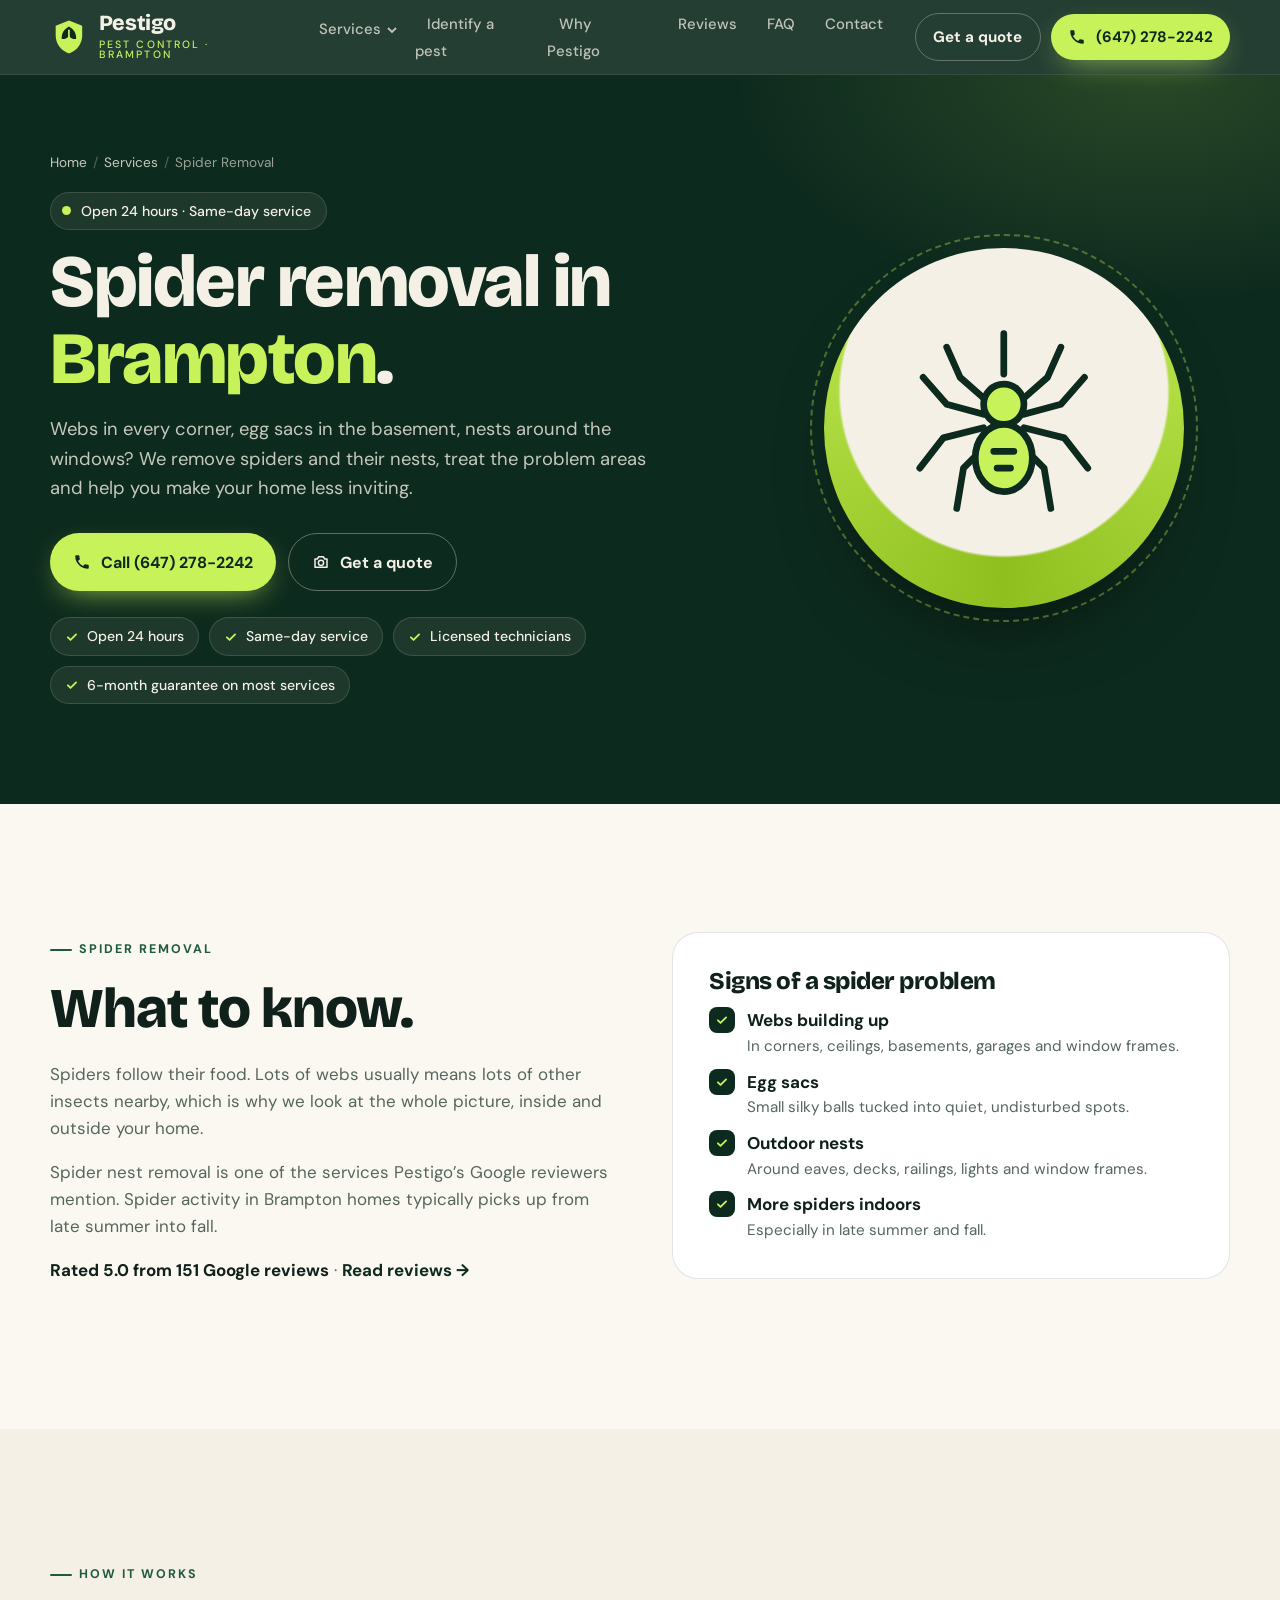
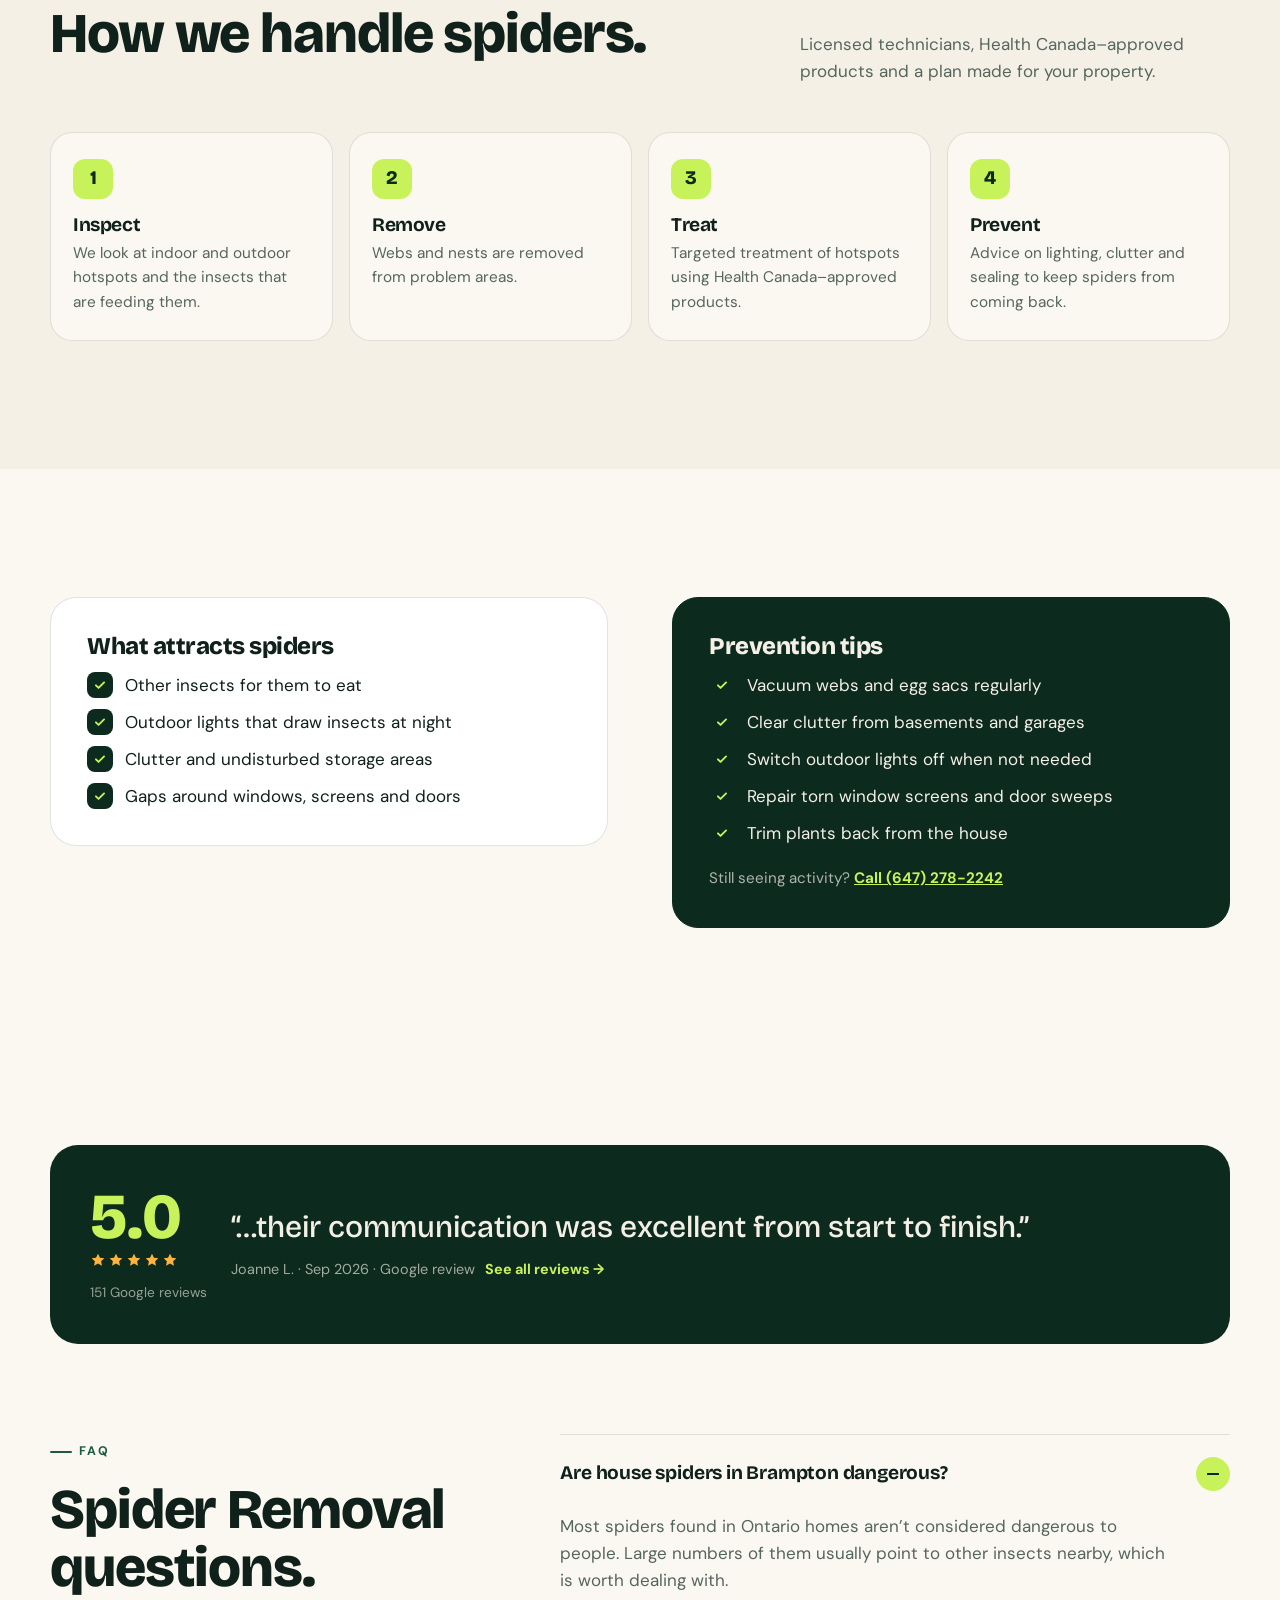
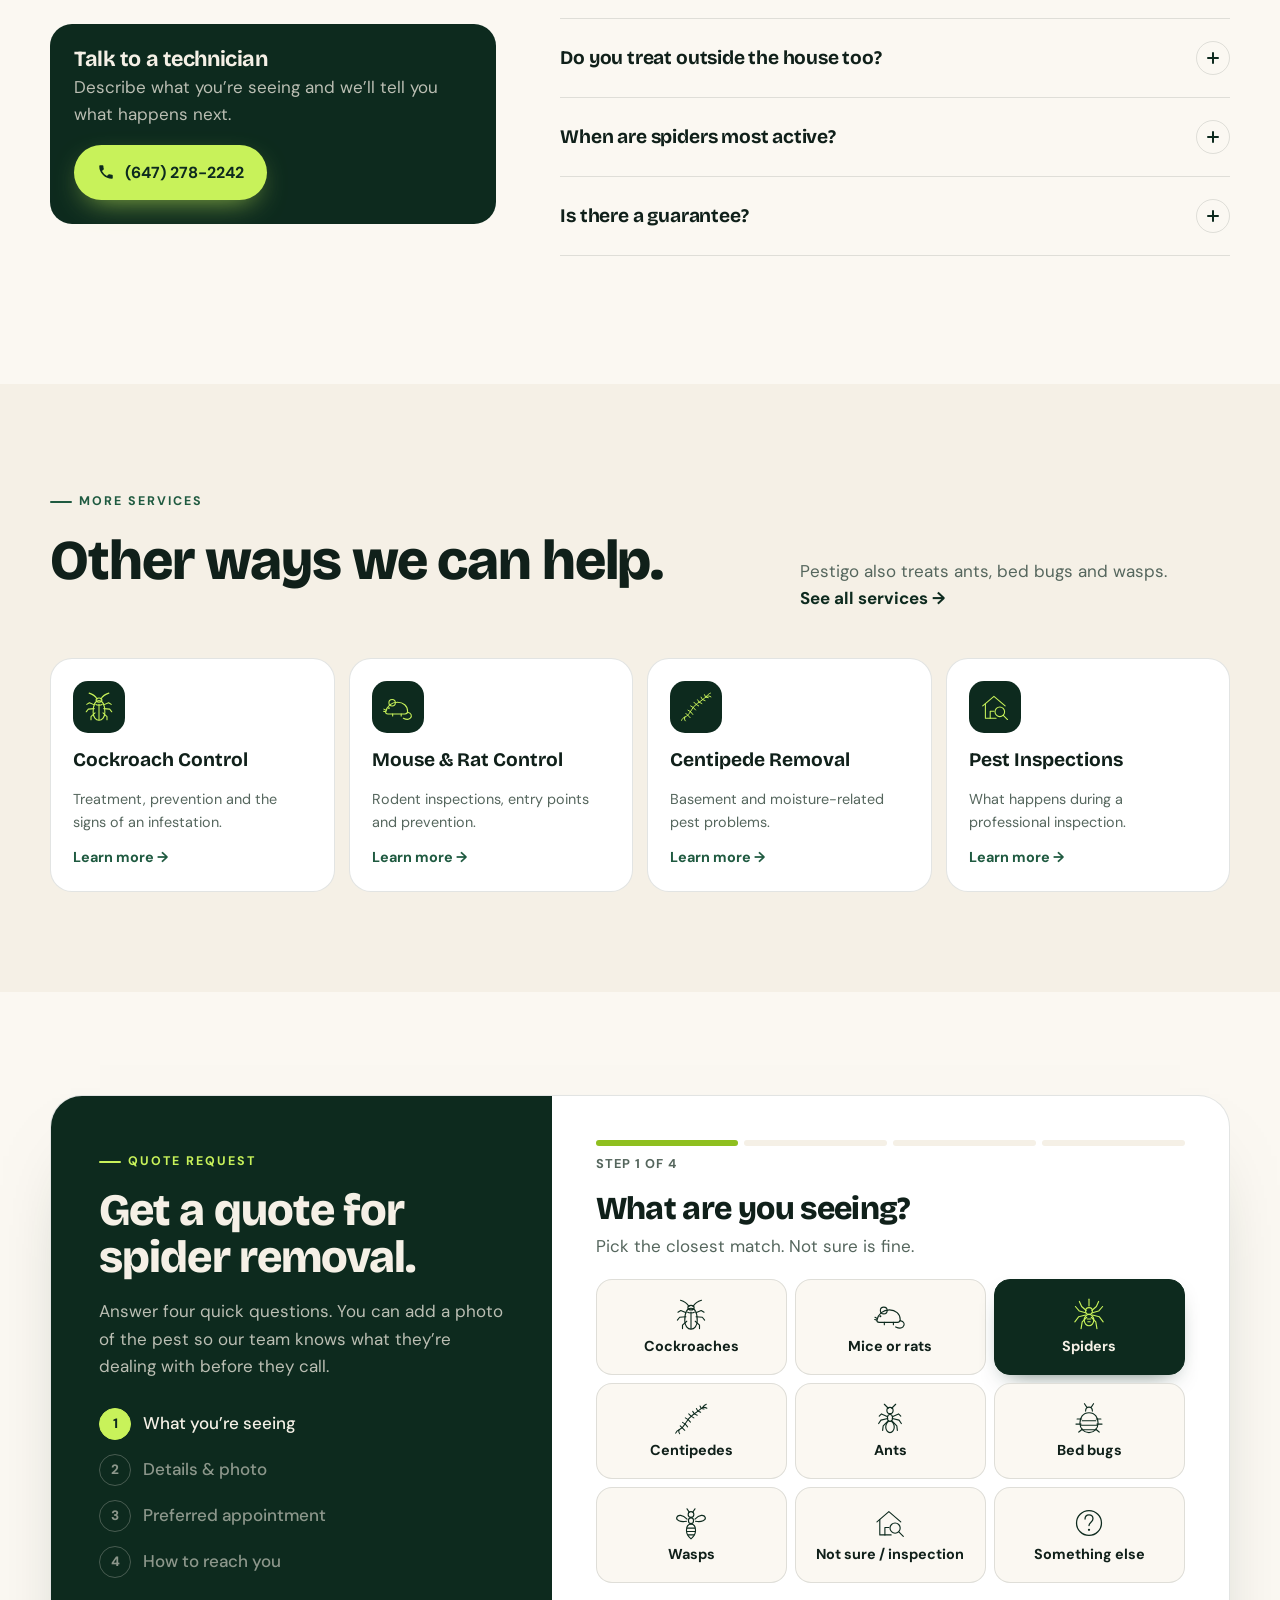
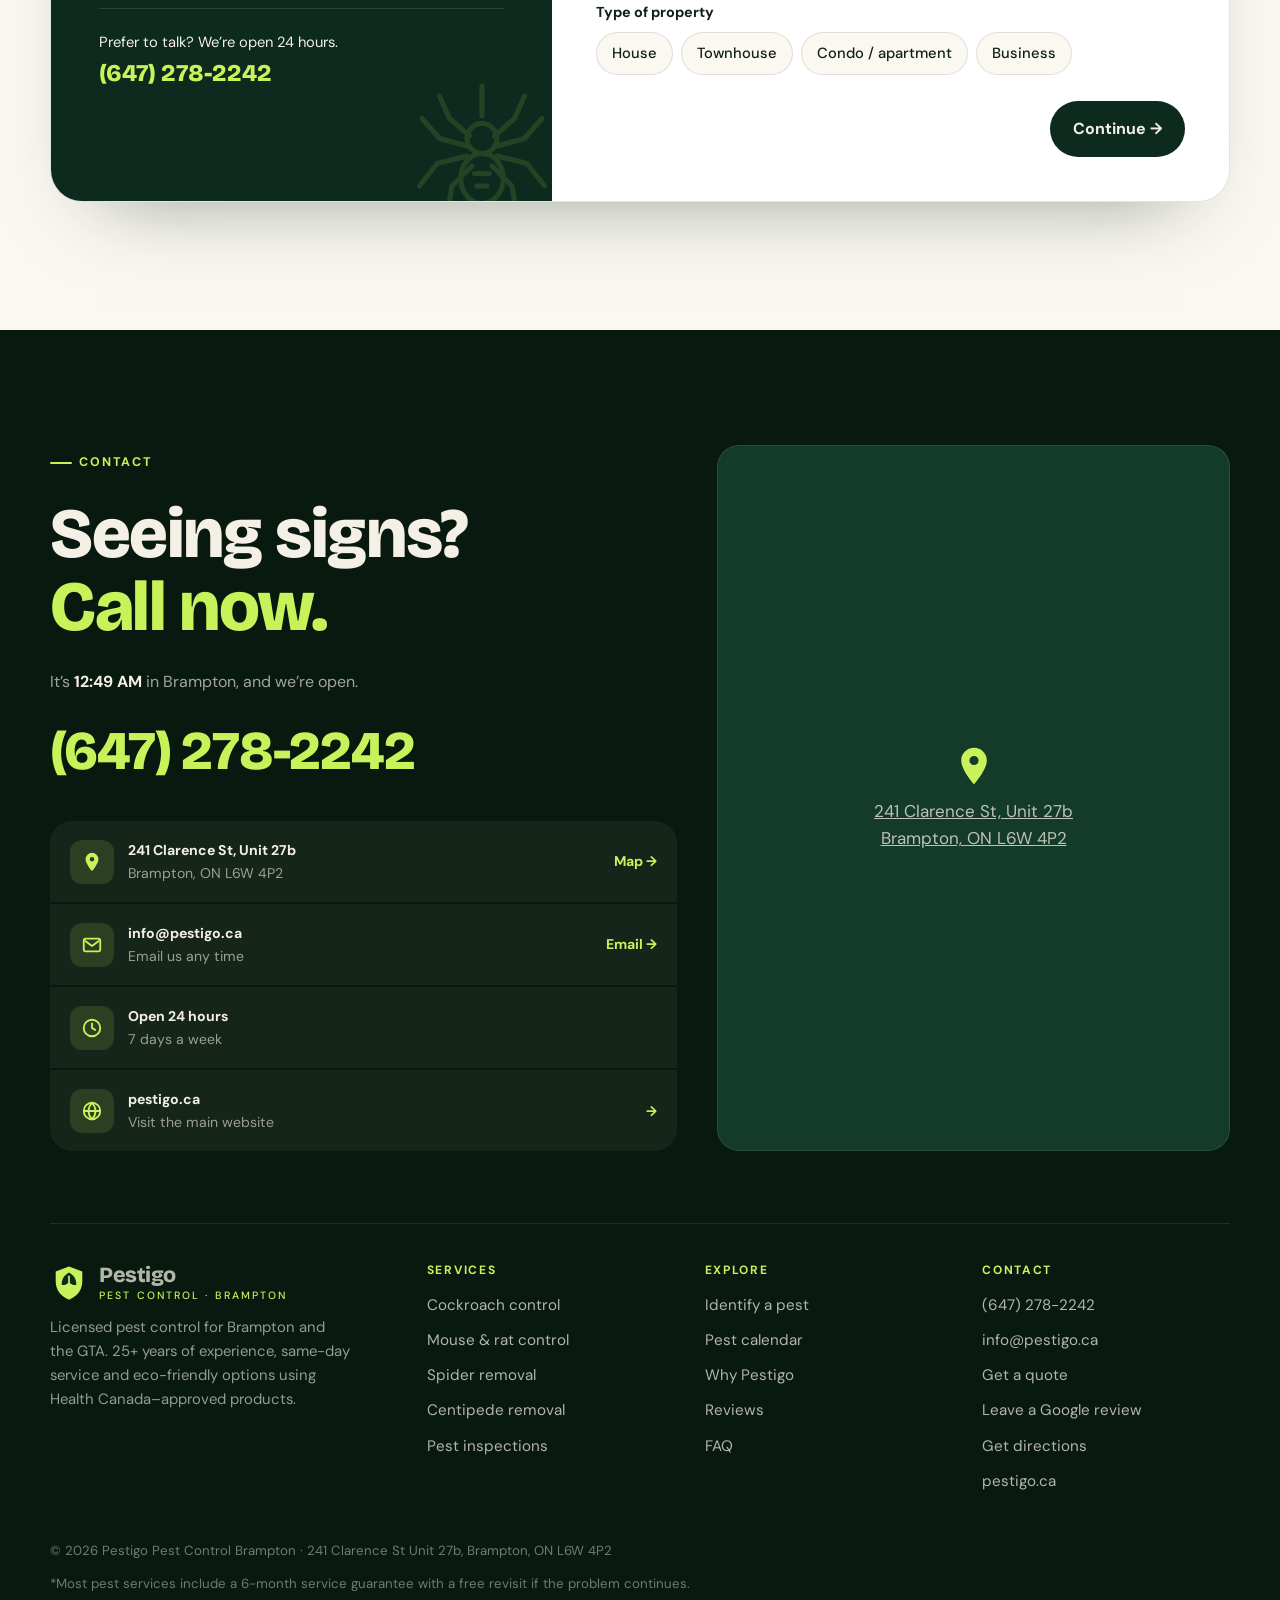
<file: spider-removal-brampton/index.html>
<!DOCTYPE html>
<html lang="en-CA">
<head>
<meta charset="utf-8">
<meta name="viewport" content="width=device-width, initial-scale=1, viewport-fit=cover">
<title>Spider Removal Brampton | Spider Nest Removal | Pestigo</title>
<meta name="description" content="Spider and spider nest removal in Brampton, indoors and outside. Licensed technicians, Health Canada–approved products, same-day service and open 24/7.">
<meta name="robots" content="index,follow">
<link rel="canonical" href="https://bige6284.github.io/pestigo-brampton/spider-removal-brampton/">
<meta name="theme-color" content="#0d2a1e">
<meta name="format-detection" content="telephone=yes">
<meta name="geo.region" content="CA-ON"><meta name="geo.placename" content="Brampton">

<meta property="og:type" content="website"><meta property="og:locale" content="en_CA">
<meta property="og:site_name" content="Pestigo Pest Control Brampton">
<meta property="og:title" content="Spider Removal Brampton | Spider Nest Removal | Pestigo"><meta property="og:description" content="Spider and spider nest removal in Brampton, indoors and outside. Licensed technicians, Health Canada–approved products, same-day service and open 24/7.">
<meta property="og:url" content="https://bige6284.github.io/pestigo-brampton/spider-removal-brampton/">
<meta property="og:image" content="https://bige6284.github.io/pestigo-brampton/assets/og-image.png"><meta property="og:image:width" content="1200"><meta property="og:image:height" content="630">
<meta name="twitter:card" content="summary_large_image"><meta name="twitter:title" content="Spider Removal Brampton | Spider Nest Removal | Pestigo"><meta name="twitter:description" content="Spider and spider nest removal in Brampton, indoors and outside. Licensed technicians, Health Canada–approved products, same-day service and open 24/7."><meta name="twitter:image" content="https://bige6284.github.io/pestigo-brampton/assets/og-image.png">
<link rel="icon" href="../assets/favicon.svg" type="image/svg+xml">
<link rel="preconnect" href="https://fonts.googleapis.com"><link rel="preconnect" href="https://fonts.gstatic.com" crossorigin>
<link href="https://fonts.googleapis.com/css2?family=Bricolage+Grotesque:opsz,wght@12..96,500;12..96,700;12..96,800&family=DM+Sans:opsz,wght@9..40,400;9..40,500;9..40,700&display=swap" rel="stylesheet">
<link rel="stylesheet" href="../assets/styles.css">

<script type="application/ld+json">{"@context": "https://schema.org", "@type": "LocalBusiness", "@id": "https://bige6284.github.io/pestigo-brampton/#business", "additionalType": "https://en.wikipedia.org/wiki/Pest_control", "name": "Pestigo Pest Control Brampton", "url": "https://bige6284.github.io/pestigo-brampton/", "image": "https://bige6284.github.io/pestigo-brampton/assets/og-image.png", "logo": "https://bige6284.github.io/pestigo-brampton/assets/favicon.svg", "telephone": "+1-647-278-2242", "email": "info@pestigo.ca", "address": {"@type": "PostalAddress", "streetAddress": "241 Clarence St Unit 27b", "addressLocality": "Brampton", "addressRegion": "ON", "postalCode": "L6W 4P2", "addressCountry": "CA"}, "geo": {"@type": "GeoCoordinates", "latitude": 43.6903333, "longitude": -79.7366315}, "hasMap": "https://maps.google.com/?cid=3975155878308721227", "sameAs": ["https://business.google.com/v/pestigo-pest-control-brampton/015863910693532085230/c088/_", "https://pestigo.ca/"], "openingHoursSpecification": [{"@type": "OpeningHoursSpecification", "dayOfWeek": ["Monday", "Tuesday", "Wednesday", "Thursday", "Friday", "Saturday", "Sunday"], "opens": "00:00", "closes": "23:59"}], "areaServed": [{"@type": "City", "name": "Brampton"}, {"@type": "Place", "name": "Greater Toronto Area"}], "knowsAbout": ["Cockroach control", "Mouse and rat control", "Spider removal", "Centipede removal", "Ant control", "Bed bug treatment", "Wasp nest removal", "Pest inspections"]}</script>
<script type="application/ld+json">{"@context": "https://schema.org", "@type": "Service", "name": "Spider Removal in Brampton", "serviceType": "Spider Removal", "description": "Spider and spider nest removal in Brampton, indoors and outside. Licensed technicians, Health Canada–approved products, same-day service and open 24/7.", "url": "https://bige6284.github.io/pestigo-brampton/spider-removal-brampton/", "provider": {"@id": "https://bige6284.github.io/pestigo-brampton/#business"}, "areaServed": [{"@type": "City", "name": "Brampton"}, {"@type": "Place", "name": "Greater Toronto Area"}]}</script>
<script type="application/ld+json">{"@context": "https://schema.org", "@type": "BreadcrumbList", "itemListElement": [{"@type": "ListItem", "position": 1, "name": "Home", "item": "https://bige6284.github.io/pestigo-brampton/"}, {"@type": "ListItem", "position": 2, "name": "Services", "item": "https://bige6284.github.io/pestigo-brampton/#services"}, {"@type": "ListItem", "position": 3, "name": "Spider Removal", "item": "https://bige6284.github.io/pestigo-brampton/spider-removal-brampton/"}]}</script>
<script type="application/ld+json">{"@context": "https://schema.org", "@type": "FAQPage", "mainEntity": [{"@type": "Question", "name": "Are house spiders in Brampton dangerous?", "acceptedAnswer": {"@type": "Answer", "text": "Most spiders found in Ontario homes aren’t considered dangerous to people. Large numbers of them usually point to other insects nearby, which is worth dealing with."}}, {"@type": "Question", "name": "Do you treat outside the house too?", "acceptedAnswer": {"@type": "Answer", "text": "Yes. Spiders and their nests are often around eaves, decks, windows and lights, so we look at both indoor and outdoor problem areas."}}, {"@type": "Question", "name": "When are spiders most active?", "acceptedAnswer": {"@type": "Answer", "text": "Spider activity in Brampton homes typically rises in late summer and fall."}}, {"@type": "Question", "name": "Is there a guarantee?", "acceptedAnswer": {"@type": "Answer", "text": "Most Pestigo services include a 6-month service guarantee, with a free revisit if the problem continues."}}]}</script>
</head>
<body class="no-js">
<a class="skip" href="#main">Skip to content</a>
<div class="progress" aria-hidden="true"></div>
<!-- ============ ICON + ILLUSTRATION SPRITE ============ -->
<svg width="0" height="0" style="position:absolute" aria-hidden="true" focusable="false">
  <defs>
    <symbol id="i-phone" viewBox="0 0 24 24"><path fill="currentColor" d="M6.6 10.8a15.1 15.1 0 0 0 6.6 6.6l2.2-2.2c.3-.3.7-.4 1-.2 1.1.4 2.3.6 3.6.6.6 0 1 .4 1 1V20c0 .6-.4 1-1 1A17 17 0 0 1 3 4c0-.6.4-1 1-1h3.5c.6 0 1 .4 1 1 0 1.3.2 2.5.6 3.6.1.3 0 .7-.2 1l-2.3 2.2Z"/></symbol>
    <symbol id="i-pin" viewBox="0 0 24 24"><path fill="currentColor" d="M12 2a7 7 0 0 0-7 7c0 5.2 7 13 7 13s7-7.8 7-13a7 7 0 0 0-7-7Zm0 9.5A2.5 2.5 0 1 1 12 6.5a2.5 2.5 0 0 1 0 5Z"/></symbol>
    <symbol id="i-star" viewBox="0 0 24 24"><path fill="currentColor" d="m12 2.5 2.9 6 6.6.9-4.8 4.6 1.2 6.5L12 17.4l-5.9 3.1 1.2-6.5L2.5 9.4l6.6-.9z"/></symbol>
    <symbol id="i-check" viewBox="0 0 24 24"><path fill="none" stroke="currentColor" stroke-width="3.2" stroke-linecap="round" stroke-linejoin="round" d="m5 12.5 4.5 4.5L19 7.5"/></symbol>
    <symbol id="i-clock" viewBox="0 0 24 24"><g fill="none" stroke="currentColor" stroke-width="2" stroke-linecap="round"><circle cx="12" cy="12" r="9"/><path d="M12 7v5l3.5 2"/></g></symbol>
    <symbol id="i-globe" viewBox="0 0 24 24"><g fill="none" stroke="currentColor" stroke-width="2"><circle cx="12" cy="12" r="9"/><path d="M3 12h18M12 3c2.5 2.7 3.8 5.7 3.8 9s-1.3 6.3-3.8 9c-2.5-2.7-3.8-5.7-3.8-9S9.5 5.7 12 3Z"/></g></symbol>
    <symbol id="i-mail" viewBox="0 0 24 24"><g fill="none" stroke="currentColor" stroke-width="2" stroke-linejoin="round"><rect x="3" y="5" width="18" height="14" rx="2"/><path d="m4 7 8 6 8-6"/></g></symbol>
    <symbol id="i-msg" viewBox="0 0 24 24"><path fill="none" stroke="currentColor" stroke-width="2" stroke-linejoin="round" d="M4 5h16v11H9l-5 4z"/></symbol>
    <symbol id="i-copy" viewBox="0 0 24 24"><g fill="none" stroke="currentColor" stroke-width="2" stroke-linejoin="round"><rect x="8" y="8" width="12" height="12" rx="2"/><path d="M16 8V5a1 1 0 0 0-1-1H5a1 1 0 0 0-1 1v10a1 1 0 0 0 1 1h3"/></g></symbol>
    <symbol id="i-up" viewBox="0 0 24 24"><path fill="none" stroke="currentColor" stroke-width="2.6" stroke-linecap="round" stroke-linejoin="round" d="M12 19V5M5 12l7-7 7 7"/></symbol>
    <symbol id="i-quote" viewBox="0 0 40 40"><path fill="currentColor" d="M6 30V20.6C6 13.4 9.6 8.7 16.8 6.5l1.4 3.2c-3.9 1.5-6 4-6.3 7.5H17V30H6Zm17 0V20.6c0-7.2 3.6-11.9 10.8-14.1l1.4 3.2c-3.9 1.5-6 4-6.3 7.5H34V30H23Z"/></symbol>

    <!-- Pest illustrations (line art) -->
    <symbol id="p-roach" viewBox="0 0 120 120">
      <g fill="none" stroke="currentColor" stroke-width="4" stroke-linecap="round" stroke-linejoin="round">
        <path d="M53 30c-6-10-16-18-30-22M67 30c6-10 16-18 30-22"/>
        <path d="M43 52 24 44 14 50M42 66 20 68 12 78M45 82 30 96 30 108M77 52l19-8 10 6M78 66l22 2 8 10M75 82l15 14v12"/>
        <path d="M60 36c-17 0-22 22-22 44 0 18 10 30 22 30s22-12 22-30c0-22-5-44-22-44Z" fill="var(--pf,transparent)"/>
        <path d="M60 50v58M48 50c4 4 20 4 24 0"/>
        <ellipse cx="60" cy="34" rx="11" ry="8" fill="var(--pf,transparent)"/>
      </g>
    </symbol>
    <symbol id="p-mouse" viewBox="0 0 120 120">
      <g fill="none" stroke="currentColor" stroke-width="4" stroke-linecap="round" stroke-linejoin="round">
        <path d="M96 80c14 2 18 14 10 22-6 6-18 4-26 0"/>
        <path d="M14 78c4-22 22-36 44-36 22 0 38 14 38 34 0 6-4 10-10 10H22c-6 0-9-3-8-8Z" fill="var(--pf,transparent)"/>
        <circle cx="38" cy="44" r="12" fill="var(--pf,transparent)"/>
        <path d="M14 78 6 76M15 72 7 68"/>
        <path d="M40 86v8M72 86v8"/>
      </g>
      <circle cx="26" cy="64" r="3.5" fill="currentColor"/>
    </symbol>
    <symbol id="p-spider" viewBox="0 0 120 120">
      <g fill="none" stroke="currentColor" stroke-width="4" stroke-linecap="round" stroke-linejoin="round">
        <path d="M60 4v24"/>
        <path d="M50 44 34 30 26 12M48 52 26 46 12 30M48 60 24 66 10 84M52 68 36 84 32 108M70 44l16-14 8-18M72 52l22-6 14-16M72 60l24 6 14 18M68 68l16 16 4 24"/>
        <circle cx="60" cy="46" r="12" fill="var(--pf,transparent)"/>
        <ellipse cx="60" cy="78" rx="17" ry="20" fill="var(--pf,transparent)"/>
        <path d="M54 74h12M56 84h8"/>
      </g>
    </symbol>
    <symbol id="p-centi" viewBox="0 0 120 120">
      <g fill="none" stroke="currentColor" stroke-width="3.6" stroke-linecap="round" stroke-linejoin="round">
        <path d="M18 98c10-4 16-12 22-22s14-22 26-30 22-16 34-26"/>
        <path d="M30 92 22 84M30 92l8 8M40 78l-10-6M40 78l8 10M50 62l-10-6M50 62l8 9M60 50 52 42M60 50l10 6M72 42l-6-9M72 42l10 5M84 32l-5-9M84 32l10 4M96 23l-4-9M96 23l10 2"/>
        <path d="M100 20c4-6 8-10 14-12M100 20c6-2 10-2 16 2"/>
        <path d="M18 98c-6 2-10 6-12 12M18 98c-2 5-2 10 2 14"/>
      </g>
    </symbol>
    <symbol id="i-camera" viewBox="0 0 24 24"><g fill="none" stroke="currentColor" stroke-width="2" stroke-linejoin="round"><path d="M4 8h3l2-3h6l2 3h3v11H4z"/><circle cx="12" cy="13" r="3.5"/></g></symbol>
    <symbol id="i-pen" viewBox="0 0 24 24"><path fill="none" stroke="currentColor" stroke-width="2" stroke-linecap="round" stroke-linejoin="round" d="M4 20h4L19 9l-4-4L4 16zM13.5 6.5l4 4"/></symbol>
    <symbol id="p-inspect" viewBox="0 0 120 120"><g fill="none" stroke="currentColor" stroke-width="4" stroke-linecap="round" stroke-linejoin="round"><path d="M14 56 56 20l42 36"/><path d="M24 48v54h40"/><circle cx="78" cy="78" r="18" fill="var(--pf,transparent)"/><path d="m91 91 16 16"/><path d="M42 102V76h14"/></g></symbol>
    <symbol id="p-ant" viewBox="0 0 120 120"><g fill="none" stroke="currentColor" stroke-width="4" stroke-linecap="round" stroke-linejoin="round"><circle cx="60" cy="30" r="11" fill="var(--pf,transparent)"/><ellipse cx="60" cy="56" rx="9" ry="12" fill="var(--pf,transparent)"/><ellipse cx="60" cy="88" rx="15" ry="20" fill="var(--pf,transparent)"/><path d="M54 22 40 8M66 22 80 8M52 52 30 42 22 50M52 58 28 64 20 76M54 66 36 84 34 100M68 52l22-10 8 8M68 58l24 6 8 12M66 66l18 18 2 16"/></g></symbol>
    <symbol id="p-bedbug" viewBox="0 0 120 120"><g fill="none" stroke="currentColor" stroke-width="4" stroke-linecap="round" stroke-linejoin="round"><path d="M60 38c-22 0-32 18-32 36 0 20 14 34 32 34s32-14 32-34c0-18-10-36-32-36Z" fill="var(--pf,transparent)"/><path d="M48 32c0-8 5-14 12-14s12 6 12 14"/><path d="M52 18 44 6M68 18l8-12M34 60H18M32 78H14M36 96l-12 10M86 60h16M88 78h18M84 96l12 10"/><path d="M36 66h48M33 82h54M38 98h44"/></g></symbol>
    <symbol id="p-wasp" viewBox="0 0 120 120"><g fill="none" stroke="currentColor" stroke-width="4" stroke-linecap="round" stroke-linejoin="round"><path d="M46 46C30 30 14 30 10 40s12 18 34 14M74 46c16-16 32-16 36-6s-12 18-34 14"/><circle cx="60" cy="30" r="10" fill="var(--pf,transparent)"/><ellipse cx="60" cy="52" rx="9" ry="10" fill="var(--pf,transparent)"/><path d="M60 64c-12 0-16 12-16 22 0 12 8 24 16 30 8-6 16-18 16-30 0-10-4-22-16-22Z" fill="var(--pf,transparent)"/><path d="M46 78h28M45 90h30M50 102h20M54 22 46 10M66 22l8-12"/></g></symbol>
    <symbol id="p-unknown" viewBox="0 0 120 120"><g fill="none" stroke="currentColor" stroke-width="4.5" stroke-linecap="round" stroke-linejoin="round"><circle cx="60" cy="60" r="44" fill="var(--pf,transparent)"/><path d="M46 46c0-9 6-15 14-15s14 6 14 14c0 12-14 12-14 24"/></g><circle cx="60" cy="84" r="4" fill="currentColor"/></symbol>
  </defs>
</svg>


<header class="site" id="header">
  <div class="wrap nav">
    <a class="brand" href="../" aria-label="Pestigo Pest Control Brampton, home"><svg class="brand-mark" viewBox="0 0 40 40" aria-hidden="true"><path d="M20 2.5 34 8v10.5c0 9-6 16.2-14 19-8-2.8-14-10-14-19V8z" fill="#c8f25a"/><path d="M20 9c-5.5 3-8 7.5-7.6 13.2 3.6.2 6.2-1 7.6-3.6 1.4 2.6 4 3.8 7.6 3.6C28 16.5 25.5 12 20 9Z" fill="#0d2a1e"/><path d="M20 13v17" stroke="#c8f25a" stroke-width="1.8" stroke-linecap="round"/></svg><span class="brand-name">Pestigo<small>Pest Control · Brampton</small></span></a>
    <nav aria-label="Main">
      <ul class="nav-links">
        <li class="has-drop"><button type="button" aria-expanded="false" aria-haspopup="true">Services<svg viewBox="0 0 10 10"><path d="M1 3l4 4 4-4" fill="none" stroke="currentColor" stroke-width="1.8"/></svg></button><ul class="drop"><li><a href="../cockroach-control-brampton/"><span class="di"><svg><use href="#p-roach"/></svg></span><span>Cockroach control<small>Treatment, prevention and the signs of an infestation.</small></span></a></li><li><a href="../mouse-rat-control-brampton/"><span class="di"><svg><use href="#p-mouse"/></svg></span><span>Mouse & rat control<small>Rodent inspections, entry points and prevention.</small></span></a></li><li><a href="../spider-removal-brampton/"><span class="di"><svg><use href="#p-spider"/></svg></span><span>Spider removal<small>Indoor and outdoor spider and nest problems.</small></span></a></li><li><a href="../centipede-removal-brampton/"><span class="di"><svg><use href="#p-centi"/></svg></span><span>Centipede removal<small>Basement and moisture-related pest problems.</small></span></a></li><li><a href="../pest-inspections-brampton/"><span class="di"><svg><use href="#p-inspect"/></svg></span><span>Pest inspections<small>What happens during a professional inspection.</small></span></a></li><li class="all"><a href="../#services">All services &amp; other pests</a></li></ul></li>
        <li><a href="../#identify">Identify a pest</a></li>
        <li><a href="../#why">Why Pestigo</a></li>
        <li><a href="../#reviews">Reviews</a></li>
        <li><a href="../#faq">FAQ</a></li>
        <li><a href="../#contact" >Contact</a></li>
      </ul>
    </nav>
    <div class="nav-right">
      <a class="btn btn-quote" href="#quote">Get a quote</a>
      <a class="btn btn-lime" href="tel:+16472782242" aria-label="Call Pestigo at (647) 278-2242"><svg><use href="#i-phone"/></svg><span class="long">(647) 278-2242</span></a>
      <button class="menu-btn" type="button" aria-label="Open menu" aria-expanded="false" aria-controls="mobile-menu"><span></span></button>
    </div>
  </div>
  <div class="mobile-menu" id="mobile-menu">
    <a href="../#services">Services</a><a class="sub" href="../cockroach-control-brampton/">Cockroach control</a><a class="sub" href="../mouse-rat-control-brampton/">Mouse & rat control</a><a class="sub" href="../spider-removal-brampton/">Spider removal</a><a class="sub" href="../centipede-removal-brampton/">Centipede removal</a><a class="sub" href="../pest-inspections-brampton/">Pest inspections</a><a href="../#identify">Identify a pest</a><a href="../#why">Why Pestigo</a><a href="../#reviews">Reviews</a><a href="../#faq">FAQ</a><a href="#quote">Get a quote</a><a href="../#contact">Contact</a>
  </div>
</header>
<main id="main">
<span id="top"></span>

<section class="page-hero" aria-labelledby="ph-title">
  <div class="wrap">
    <div>
      <ol class="crumbs"><li><a href="../">Home</a></li><li><a href="../#services">Services</a></li><li aria-current="page">Spider Removal</li></ol>
      <span class="live"><span class="dot" aria-hidden="true"></span><span>Open 24 hours · Same-day service</span></span>
      <h1 id="ph-title">Spider removal in <em>Brampton</em>.</h1>
      <p class="lede">Webs in every corner, egg sacs in the basement, nests around the windows? We remove spiders and their nests, treat the problem areas and help you make your home less inviting.</p>
      <div class="hero-ctas">
        <a class="btn btn-lime" href="tel:+16472782242"><svg><use href="#i-phone"/></svg>Call (647) 278-2242</a>
        <a class="btn btn-ghost" href="#quote"><svg><use href="#i-camera"/></svg>Get a quote</a>
      </div>
      <div class="hero-facts"><span><svg><use href="#i-check"/></svg>Open 24 hours</span><span><svg><use href="#i-check"/></svg>Same-day service</span><span><svg><use href="#i-check"/></svg>Licensed technicians</span><span><svg><use href="#i-check"/></svg>6-month guarantee on most services</span></div>
    </div>
    <div class="pest-badge reveal" aria-hidden="true"><svg><use href="#p-spider"/></svg></div>
  </div>
</section>

<section aria-labelledby="sig-title">
  <div class="wrap split">
    <div class="prose reveal"><span class="eyebrow">Spider Removal</span><h2>What to know.</h2><p>Spiders follow their food. Lots of webs usually means lots of other insects nearby, which is why we look at the whole picture, inside and outside your home.</p><p>Spider nest removal is one of the services Pestigo’s Google reviewers mention. Spider activity in Brampton homes typically picks up from late summer into fall.</p>
      <p><strong>Rated 5.0 from 151 Google reviews</strong> · <a class="link-arrow" href="https://business.google.com/v/pestigo-pest-control-brampton/015863910693532085230/c088/_/rev/" target="_blank" rel="noopener">Read reviews →</a></p></div>
    <div class="card reveal"><h3 id="sig-title">Signs of a spider problem</h3><ul class="checklist"><li><i><svg><use href="#i-check"/></svg></i><div><b>Webs building up</b><span>In corners, ceilings, basements, garages and window frames.</span></div></li><li><i><svg><use href="#i-check"/></svg></i><div><b>Egg sacs</b><span>Small silky balls tucked into quiet, undisturbed spots.</span></div></li><li><i><svg><use href="#i-check"/></svg></i><div><b>Outdoor nests</b><span>Around eaves, decks, railings, lights and window frames.</span></div></li><li><i><svg><use href="#i-check"/></svg></i><div><b>More spiders indoors</b><span>Especially in late summer and fall.</span></div></li></ul></div>
  </div>
</section>

<section class="band" aria-labelledby="how-title">
  <div class="wrap">
    <div class="sec-head reveal"><div><span class="eyebrow">How it works</span><h2 id="how-title">How we handle spiders.</h2></div>
    <p>Licensed technicians, Health Canada–approved products and a plan made for your property.</p></div>
    <div class="numbered reveal"><div><h3>Inspect</h3><p>We look at indoor and outdoor hotspots and the insects that are feeding them.</p></div><div><h3>Remove</h3><p>Webs and nests are removed from problem areas.</p></div><div><h3>Treat</h3><p>Targeted treatment of hotspots using Health Canada–approved products.</p></div><div><h3>Prevent</h3><p>Advice on lighting, clutter and sealing to keep spiders from coming back.</p></div></div>
  </div>
</section>

<section aria-label="Causes and prevention">
  <div class="wrap split">
    <div class="card reveal"><h3>What attracts spiders</h3><ul class="checklist"><li><i><svg><use href="#i-check"/></svg></i><div>Other insects for them to eat</div></li><li><i><svg><use href="#i-check"/></svg></i><div>Outdoor lights that draw insects at night</div></li><li><i><svg><use href="#i-check"/></svg></i><div>Clutter and undisturbed storage areas</div></li><li><i><svg><use href="#i-check"/></svg></i><div>Gaps around windows, screens and doors</div></li></ul></div>
    <div class="card reveal" style="background:var(--forest);color:var(--cream);border-color:var(--forest)"><h3>Prevention tips</h3><ul class="checklist" style="--x:1"><li><i><svg><use href="#i-check"/></svg></i><div>Vacuum webs and egg sacs regularly</div></li><li><i><svg><use href="#i-check"/></svg></i><div>Clear clutter from basements and garages</div></li><li><i><svg><use href="#i-check"/></svg></i><div>Switch outdoor lights off when not needed</div></li><li><i><svg><use href="#i-check"/></svg></i><div>Repair torn window screens and door sweeps</div></li><li><i><svg><use href="#i-check"/></svg></i><div>Trim plants back from the house</div></li></ul>
      <p style="margin-top:20px;color:rgba(245,240,230,.7);font-size:.95rem">Still seeing activity? <a href="tel:+16472782242" style="color:var(--lime);font-weight:700">Call (647) 278-2242</a></p></div>
  </div>
</section>

<section style="padding:clamp(50px,7vw,90px) 0">
  <div class="wrap">
    <figure class="review-callout reveal">
      <div><div class="big">5.0</div><span class="stars" aria-label="5 out of 5 stars"><svg><use href="#i-star"/></svg><svg><use href="#i-star"/></svg><svg><use href="#i-star"/></svg><svg><use href="#i-star"/></svg><svg><use href="#i-star"/></svg></span><div style="font-size:.85rem;color:rgba(245,240,230,.6);margin-top:6px">151 Google reviews</div></div>
      <div><blockquote>“…their communication was excellent from start to finish.”</blockquote><cite>Joanne L. · Sep 2026 · Google review <a href="https://business.google.com/v/pestigo-pest-control-brampton/015863910693532085230/c088/_/rev/" target="_blank" rel="noopener">See all reviews →</a></cite></div>
    </figure>
  </div>
</section>
<section id="faq" aria-labelledby="faq-title" style="padding-top:0">
  <div class="wrap faq-grid">
    <div class="faq-side reveal"><span class="eyebrow">FAQ</span><h2 id="faq-title">Spider Removal questions.</h2>
      <div class="help"><h3>Talk to a technician</h3><p>Describe what you’re seeing and we’ll tell you what happens next.</p><a class="btn btn-lime" href="tel:+16472782242"><svg><use href="#i-phone"/></svg>(647) 278-2242</a></div></div>
    <div class="reveal"><details open><summary>Are house spiders in Brampton dangerous?<span class="pm" aria-hidden="true"></span></summary><div class="ans">Most spiders found in Ontario homes aren’t considered dangerous to people. Large numbers of them usually point to other insects nearby, which is worth dealing with.</div></details>
<details><summary>Do you treat outside the house too?<span class="pm" aria-hidden="true"></span></summary><div class="ans">Yes. Spiders and their nests are often around eaves, decks, windows and lights, so we look at both indoor and outdoor problem areas.</div></details>
<details><summary>When are spiders most active?<span class="pm" aria-hidden="true"></span></summary><div class="ans">Spider activity in Brampton homes typically rises in late summer and fall.</div></details>
<details><summary>Is there a guarantee?<span class="pm" aria-hidden="true"></span></summary><div class="ans">Most Pestigo services include a 6-month service guarantee, with a free revisit if the problem continues.</div></details></div>
  </div>
</section>

<section class="band" aria-labelledby="rel-title" style="padding:clamp(60px,8vw,100px) 0">
  <div class="wrap">
    <div class="sec-head reveal"><div><span class="eyebrow">More services</span><h2 id="rel-title">Other ways we can help.</h2></div>
    <p>Pestigo also treats ants, bed bugs and wasps. <a class="link-arrow" href="../#services">See all services →</a></p></div>
    <div class="related reveal"><a href="../cockroach-control-brampton/"><span class="ri"><svg><use href="#p-roach"/></svg></span><b>Cockroach Control</b><span>Treatment, prevention and the signs of an infestation.</span><em>Learn more →</em></a><a href="../mouse-rat-control-brampton/"><span class="ri"><svg><use href="#p-mouse"/></svg></span><b>Mouse & Rat Control</b><span>Rodent inspections, entry points and prevention.</span><em>Learn more →</em></a><a href="../centipede-removal-brampton/"><span class="ri"><svg><use href="#p-centi"/></svg></span><b>Centipede Removal</b><span>Basement and moisture-related pest problems.</span><em>Learn more →</em></a><a href="../pest-inspections-brampton/"><span class="ri"><svg><use href="#p-inspect"/></svg></span><b>Pest Inspections</b><span>What happens during a professional inspection.</span><em>Learn more →</em></a></div>
  </div>
</section>

<section id="quote" class="quote" aria-labelledby="quote-title" style="padding-top:clamp(60px,8vw,110px)">
  <div class="wrap">
    <div class="quote-card reveal">
      <div class="quote-side">
        <span class="eyebrow">Quote request</span>
        <h2 id="quote-title">Get a quote for spider removal.</h2>
        <p>Answer four quick questions. You can add a photo of the pest so our team knows what they’re dealing with before they call.</p>
        <ol class="side-steps" aria-hidden="true"><li>What you’re seeing</li><li>Details &amp; photo</li><li>Preferred appointment</li><li>How to reach you</li></ol>
        <div class="side-call">Prefer to talk? We’re open 24 hours.<a href="tel:+16472782242">(647) 278-2242</a></div>
        <svg class="bug-art" style="color:#c8f25a"><use href="#p-spider"/></svg>
      </div>
      <div>
      <form id="qform" novalidate>
      <div class="wizard" id="wizard" data-email="info@pestigo.ca" data-pest="Spiders">
        <div class="wz-progress" aria-hidden="true"><i></i><i></i><i></i><i></i></div>
        <p class="wz-count" aria-live="polite">Step 1 of 4</p>

        <fieldset class="wz-step active">
          <h3>What are you seeing?</h3><p>Pick the closest match. Not sure is fine.</p>
          <div class="pest-grid" role="radiogroup" aria-label="Pest"><label class="pest-opt"><input type="radio" name="pest" value="Cockroaches"><span><svg><use href="#p-roach"/></svg>Cockroaches</span></label><label class="pest-opt"><input type="radio" name="pest" value="Mice or rats"><span><svg><use href="#p-mouse"/></svg>Mice or rats</span></label><label class="pest-opt"><input type="radio" name="pest" value="Spiders"><span><svg><use href="#p-spider"/></svg>Spiders</span></label><label class="pest-opt"><input type="radio" name="pest" value="Centipedes"><span><svg><use href="#p-centi"/></svg>Centipedes</span></label><label class="pest-opt"><input type="radio" name="pest" value="Ants"><span><svg><use href="#p-ant"/></svg>Ants</span></label><label class="pest-opt"><input type="radio" name="pest" value="Bed bugs"><span><svg><use href="#p-bedbug"/></svg>Bed bugs</span></label><label class="pest-opt"><input type="radio" name="pest" value="Wasps"><span><svg><use href="#p-wasp"/></svg>Wasps</span></label><label class="pest-opt"><input type="radio" name="pest" value="Not sure / inspection"><span><svg><use href="#p-inspect"/></svg>Not sure / inspection</span></label><label class="pest-opt"><input type="radio" name="pest" value="Something else"><span><svg><use href="#p-unknown"/></svg>Something else</span></label></div>
          <div><span class="qlabel">Type of property</span><div class="chips" role="radiogroup"><label><input type="radio" name="property" value="House"><span>House</span></label><label><input type="radio" name="property" value="Townhouse"><span>Townhouse</span></label><label><input type="radio" name="property" value="Condo / apartment"><span>Condo / apartment</span></label><label><input type="radio" name="property" value="Business"><span>Business</span></label></div></div>
        </fieldset>

        <fieldset class="wz-step">
          <h3>Tell us a bit more</h3><p>This helps the technician come prepared.</p>
          <div><span class="qlabel">Where have you seen them? <small>(pick any)</small></span><div class="chips"><label><input type="checkbox" name="where" value="Kitchen"><span>Kitchen</span></label><label><input type="checkbox" name="where" value="Basement"><span>Basement</span></label><label><input type="checkbox" name="where" value="Bathroom"><span>Bathroom</span></label><label><input type="checkbox" name="where" value="Bedroom"><span>Bedroom</span></label><label><input type="checkbox" name="where" value="Living areas"><span>Living areas</span></label><label><input type="checkbox" name="where" value="Garage"><span>Garage</span></label><label><input type="checkbox" name="where" value="Attic"><span>Attic</span></label><label><input type="checkbox" name="where" value="Outside"><span>Outside</span></label></div></div>
          <div><span class="qlabel">How long has it been going on?</span><div class="chips" role="radiogroup"><label><input type="radio" name="duration" value="Just noticed"><span>Just noticed</span></label><label><input type="radio" name="duration" value="A few weeks"><span>A few weeks</span></label><label><input type="radio" name="duration" value="Months or longer"><span>Months or longer</span></label></div></div>
          <div>
            <span class="qlabel">Photo of the pest <small>(optional, but really helpful)</small></span>
            <label class="drop-zone"><input type="file" id="q-photo" accept="image/*" capture="environment" aria-label="Upload a photo of the pest"><span class="dz-i"><svg><use href="#i-camera"/></svg></span><span><b>Take or upload a photo</b><small>Tap to use your camera, or drag an image here.</small></span></label>
            <div class="photo-preview"><img alt="Your pest photo"><div><b></b><small></small></div><button type="button">Remove</button></div>
          </div>
          <div class="field"><label for="q-notes">Anything else? <small>(optional)</small></label><textarea id="q-notes" placeholder="Where exactly, what you’ve tried, pets or kids at home…"></textarea></div>
        </fieldset>

        <fieldset class="wz-step">
          <h3>When suits you?</h3><p>Tell us your preference and we’ll confirm a time with you.</p>
          <div><span class="qlabel">How soon do you need help?</span><div class="chips" role="radiogroup"><label><input type="radio" name="urgency" value="As soon as possible"><span>As soon as possible</span></label><label><input type="radio" name="urgency" value="This week"><span>This week</span></label><label><input type="radio" name="urgency" value="Just planning ahead"><span>Just planning ahead</span></label></div></div>
          <div class="two">
            <div class="field"><label for="q-date">Preferred date <small>(optional)</small></label><input type="date" id="q-date"></div>
            <div><span class="qlabel">Preferred time</span><div class="chips" role="radiogroup"><label><input type="radio" name="time" value="Morning"><span>Morning</span></label><label><input type="radio" name="time" value="Afternoon"><span>Afternoon</span></label><label><input type="radio" name="time" value="Evening"><span>Evening</span></label><label><input type="radio" name="time" value="Flexible" checked><span>Flexible</span></label></div></div>
          </div>
          <p class="hint"><svg><use href="#i-clock"/></svg><span>Pestigo offers same-day service and is open 24 hours. Your appointment time is confirmed when we contact you.</span></p>
        </fieldset>

        <fieldset class="wz-step">
          <h3>How should we reach you?</h3><p>We’ll get back to you the way you prefer.</p>
          <div><span class="qlabel">Reply by</span><div class="chips" role="radiogroup"><label><input type="radio" name="contact" value="Phone call" checked><span>Phone call</span></label><label><input type="radio" name="contact" value="Text message"><span>Text message</span></label><label><input type="radio" name="contact" value="Email"><span>Email</span></label></div></div>
          <div class="two">
            <div class="field"><label for="q-name">Your name</label><input id="q-name" autocomplete="name" required></div>
            <div class="field"><label for="q-phone">Phone number</label><input id="q-phone" type="tel" inputmode="tel" autocomplete="tel" placeholder="(905) 555-0123" required></div>
          </div>
          <div class="two">
            <div class="field"><label for="q-email">Email <small id="q-email-opt">(optional)</small></label><input id="q-email" type="email" autocomplete="email" placeholder="you@example.com"></div>
            <div class="field"><label for="q-area">Street or neighbourhood <small>(optional)</small></label><input id="q-area" autocomplete="street-address" placeholder="e.g. Bramalea"></div>
          </div>
        </fieldset>

        <p class="wz-err" role="alert"></p>
        <div class="wz-nav">
          <button type="button" class="wz-back" hidden>← Back</button>
          <span></span>
          <button type="button" class="btn btn-dark wz-next">Continue →</button>
          <button type="submit" class="btn btn-lime wz-submit" hidden><svg><use href="#i-check"/></svg>Review my request</button>
        </div>
      </div>
      </form>

      <div class="confirm" id="confirm" role="status" aria-live="polite">
        <div class="tick-big"><svg viewBox="0 0 24 24"><path d="m5 12.5 4.5 4.5L19 7.5" fill="none" stroke="currentColor" stroke-width="3" stroke-linecap="round" stroke-linejoin="round"/></svg></div>
        <h3>Your request is ready. One last step.</h3>
        <span class="ref" id="ref"></span>
        <ol class="steps-left"><li><span>Press <b>Send request</b> below. It opens your email with everything filled in.</span></li><li><span>Attach your photo if you added one, then press send.</span></li><li><span>We’ll <span id="sent-how">contact you</span> to confirm your appointment.</span></li></ol>
        <div class="photo-remind"><img alt=""><p><b>Don’t forget your photo.</b> Email apps can’t attach it automatically. <a download>Save photo</a> then attach it to the email.</p></div>
        <dl class="summary" id="summary"></dl>
        <div class="row">
          <a class="btn btn-lime" id="send-mail" href="mailto:info@pestigo.ca"><svg><use href="#i-mail"/></svg>Send request</a>
          <a class="btn btn-dark" href="tel:+16472782242"><svg><use href="#i-phone"/></svg>Call instead</a>
          <button class="btn btn-outline" type="button" id="copy-req"><svg><use href="#i-copy"/></svg><span>Copy details</span></button>
          <button class="wz-back" type="button" id="edit-req">Edit</button>
        </div>
        <div class="sent-note"><b>Thanks, <span id="sent-name">there</span>!</b> Once the email is sent to info@pestigo.ca, our team will be in touch. Need help sooner? Call <a href="tel:+16472782242" style="color:var(--lime);font-weight:700">(647) 278-2242</a>. We’re open 24 hours.</div>
      </div>
      </div>
    </div>
  </div>
</section>

</main>
<!-- ============ CONTACT FOOTER ============ -->
<footer id="contact" aria-labelledby="contact-title">
  <div class="wrap">
    <div class="cta-band">
      <div class="reveal">
        <span class="eyebrow" style="color:var(--lime)">Contact</span>
        <h2 id="contact-title">Seeing signs? <span>Call&nbsp;now.</span></h2>
        <p class="clock">It’s <b class="js-time">late</b> in Brampton, and we’re open.</p>
        <a class="big-phone" href="tel:+16472782242">(647) 278-2242</a>
        <div class="info">
          <a href="https://www.google.com/maps/search/?api=1&amp;query=Pestigo+Pest+Control+Brampton+241+Clarence+St+Unit+27b+Brampton+ON+L6W+4P2" target="_blank" rel="noopener">
            <span class="ic"><svg><use href="#i-pin"/></svg></span>
            <span><b>241 Clarence St, Unit 27b</b><span>Brampton, ON L6W 4P2</span></span>
            <span class="arrow">Map →</span>
          </a>
          <a href="mailto:info@pestigo.ca">
            <span class="ic"><svg><use href="#i-mail"/></svg></span>
            <span><b>info@pestigo.ca</b><span>Email us any time</span></span>
            <span class="arrow">Email →</span>
          </a>
          <div>
            <span class="ic"><svg><use href="#i-clock"/></svg></span>
            <span><b>Open 24 hours</b><span>7 days a week</span></span>
            <span></span>
          </div>
          <a href="https://pestigo.ca/services-area/pestigo-pest-control-brampton/" target="_blank" rel="noopener">
            <span class="ic"><svg><use href="#i-globe"/></svg></span>
            <span><b>pestigo.ca</b><span>Visit the main website</span></span>
            <span class="arrow">→</span>
          </a>
        </div>
      </div>
      <div class="map reveal">
        <a class="map-fallback" href="https://www.google.com/maps/search/?api=1&amp;query=Pestigo+Pest+Control+Brampton+241+Clarence+St+Unit+27b+Brampton+ON+L6W+4P2" target="_blank" rel="noopener" tabindex="-1"><span><svg><use href="#i-pin"/></svg>241 Clarence St, Unit 27b<br>Brampton, ON L6W 4P2</span></a>
        <iframe title="Map showing Pestigo Pest Control Brampton at 241 Clarence St, Brampton" loading="lazy" referrerpolicy="no-referrer-when-downgrade" src="https://maps.google.com/maps?q=241%20Clarence%20St%20Unit%2027b%2C%20Brampton%2C%20ON%20L6W%204P2&amp;z=15&amp;output=embed"></iframe>
      </div>
    </div>

    <div class="foot-grid">
      <div>
        <a class="brand" href="../">
          <svg class="brand-mark" viewBox="0 0 40 40" aria-hidden="true"><path d="M20 2.5 34 8v10.5c0 9-6 16.2-14 19-8-2.8-14-10-14-19V8z" fill="#c8f25a"/><path d="M20 9c-5.5 3-8 7.5-7.6 13.2 3.6.2 6.2-1 7.6-3.6 1.4 2.6 4 3.8 7.6 3.6C28 16.5 25.5 12 20 9Z" fill="#0d2a1e"/><path d="M20 13v17" stroke="#c8f25a" stroke-width="1.8" stroke-linecap="round"/></svg>
          <span class="brand-name">Pestigo<small>Pest Control · Brampton</small></span>
        </a>
        <p>Licensed pest control for Brampton and the GTA. 25+ years of experience, same-day service and eco-friendly options using Health Canada–approved products.</p>
      </div>
      <div><h4>Services</h4><ul><li><a href="../cockroach-control-brampton/">Cockroach control</a></li><li><a href="../mouse-rat-control-brampton/">Mouse & rat control</a></li><li><a href="../spider-removal-brampton/">Spider removal</a></li><li><a href="../centipede-removal-brampton/">Centipede removal</a></li><li><a href="../pest-inspections-brampton/">Pest inspections</a></li></ul></div>
      <div><h4>Explore</h4><ul><li><a href="../#identify">Identify a pest</a></li><li><a href="../#seasons">Pest calendar</a></li><li><a href="../#why">Why Pestigo</a></li><li><a href="../#reviews">Reviews</a></li><li><a href="../#faq">FAQ</a></li></ul></div>
      <div><h4>Contact</h4><ul><li><a href="tel:+16472782242">(647) 278-2242</a></li><li><a href="mailto:info@pestigo.ca">info@pestigo.ca</a></li><li><a href="#quote">Get a quote</a></li><li><a href="https://maps.google.com/?cid=3975155878308721227" target="_blank" rel="noopener">Leave a Google review</a></li><li><a href="https://www.google.com/maps/search/?api=1&amp;query=Pestigo+Pest+Control+Brampton+241+Clarence+St+Unit+27b+Brampton+ON+L6W+4P2" target="_blank" rel="noopener">Get directions</a></li><li><a href="https://pestigo.ca/" target="_blank" rel="noopener">pestigo.ca</a></li></ul></div>
    </div>
    <div class="legal">
      <span>© <span id="yr">2026</span> Pestigo Pest Control Brampton · 241 Clarence St Unit 27b, Brampton, ON L6W 4P2</span>
      <span>*Most pest services include a 6-month service guarantee with a free revisit if the problem continues.</span>
    </div>
  </div>
</footer>

<div class="callbar" id="callbar">
  <a class="btn btn-lime" href="tel:+16472782242"><svg><use href="#i-phone"/></svg>Call now</a>
  <a class="btn btn-dark" href="https://www.google.com/maps/search/?api=1&amp;query=Pestigo+Pest+Control+Brampton+241+Clarence+St+Unit+27b+Brampton+ON+L6W+4P2" target="_blank" rel="noopener"><svg><use href="#i-pin"/></svg>Directions</a>
</div>
<button class="totop" id="totop" type="button" aria-label="Back to top"><svg><use href="#i-up"/></svg></button>

<script src="../assets/main.js" defer></script>
</body>
</html>
</file>
<file: assets/styles.css>
:root{
    --forest:#0d2a1e; --forest-2:#143a2a; --moss:#1f5a40; --night:#08190f;
    --cream:#f5f0e6; --paper:#fbf8f2; --ink:#10201a; --muted:#55665d;
    --lime:#c8f25a; --lime-deep:#8fbf1f; --amber:#ffb43d; --brick:#8e3f2c;
    --line:rgba(16,32,26,.12); --radius:22px;
    --display:"Bricolage Grotesque", ui-sans-serif, system-ui, sans-serif;
    --body:"DM Sans", ui-sans-serif, system-ui, -apple-system, "Segoe UI", sans-serif;
    --ease:cubic-bezier(.2,.7,.2,1);
  }
  *{box-sizing:border-box;margin:0;padding:0}
  html{scroll-behavior:smooth;scroll-padding-top:84px}
  body{font-family:var(--body);color:var(--ink);background:var(--paper);line-height:1.6;font-size:17px;-webkit-font-smoothing:antialiased;text-rendering:optimizeLegibility}
  a{color:inherit}
  img,svg{display:block}
  button,input,select,textarea{font:inherit;color:inherit}
  :focus-visible{outline:3px solid var(--lime);outline-offset:3px;border-radius:6px}
  .wrap{width:min(1180px,100% - 40px);margin-inline:auto}
  .sr-only{position:absolute;width:1px;height:1px;padding:0;margin:-1px;overflow:hidden;clip:rect(0,0,0,0);white-space:nowrap;border:0}
  .skip{position:absolute;left:12px;top:-60px;z-index:100;background:var(--lime);color:var(--forest);padding:10px 16px;border-radius:10px;font-weight:700;text-decoration:none;transition:top .2s}
  .skip:focus{top:12px}
  .eyebrow{font-weight:700;font-size:.78rem;letter-spacing:.16em;text-transform:uppercase;color:var(--moss);display:inline-flex;align-items:center;gap:.6em}
  .eyebrow::before{content:"";width:22px;height:2px;background:currentColor;border-radius:2px}
  .on-dark .eyebrow{color:var(--lime)}
  h1,h2,h3,h4{font-family:var(--display);line-height:1.04;letter-spacing:-.02em}
  h2{font-size:clamp(2.1rem,4.6vw,3.5rem);font-weight:800;margin:.35em 0 .4em}
  .lead{font-size:1.1rem;color:var(--muted);max-width:560px}

  /* Buttons */
  .btn{display:inline-flex;align-items:center;justify-content:center;gap:.6em;font-weight:700;text-decoration:none;border-radius:999px;padding:.95em 1.45em;font-size:1rem;border:0;cursor:pointer;transition:transform .2s var(--ease), background .2s, box-shadow .2s, border-color .2s;white-space:nowrap}
  .btn svg{width:18px;height:18px;flex:none}
  .btn-lime{background:var(--lime);color:var(--forest);box-shadow:0 10px 30px -12px rgba(200,242,90,.8)}
  .btn-lime:hover{transform:translateY(-2px);background:#d6fb74}
  .btn-ghost{color:var(--cream);border:1.5px solid rgba(245,240,230,.35);background:transparent}
  .btn-ghost:hover{border-color:var(--cream);transform:translateY(-2px)}
  .btn-dark{background:var(--forest);color:var(--cream)}
  .btn-dark:hover{background:var(--moss);transform:translateY(-2px)}
  .btn-outline{border:1.5px solid var(--forest);color:var(--forest);background:transparent}
  .btn-outline:hover{background:var(--forest);color:var(--cream)}
  .link-arrow{font-weight:700;color:var(--forest);text-decoration:none;display:inline-flex;gap:.4em;align-items:center}
  .link-arrow:hover{text-decoration:underline;text-underline-offset:4px}

  /* Header */
  .progress{position:fixed;top:0;left:0;height:3px;width:100%;transform-origin:0 50%;transform:scaleX(0);background:var(--lime);z-index:70}
  header.site{position:sticky;top:0;z-index:60;background:rgba(13,42,30,.9);backdrop-filter:saturate(1.4) blur(12px);-webkit-backdrop-filter:saturate(1.4) blur(12px);border-bottom:1px solid rgba(245,240,230,.08);transition:background .3s}
  header.site.scrolled{background:rgba(8,25,15,.96)}
  .nav{display:flex;align-items:center;justify-content:space-between;height:74px;gap:20px;transition:height .3s}
  header.site.scrolled .nav{height:64px}
  .brand{display:flex;align-items:center;gap:11px;text-decoration:none;color:var(--cream)}
  .brand-mark{width:38px;height:38px}
  .brand-name{font-family:var(--display);font-weight:800;font-size:1.35rem;letter-spacing:-.02em;line-height:1}
  .brand-name small{display:block;font-family:var(--body);font-weight:500;font-size:.66rem;letter-spacing:.2em;text-transform:uppercase;color:var(--lime);margin-top:5px}
  .nav-links{display:flex;gap:6px;list-style:none}
  .nav-links a{color:rgba(245,240,230,.75);text-decoration:none;font-weight:500;font-size:.93rem;padding:8px 12px;border-radius:999px;transition:color .2s, background .2s}
  .nav-links a:hover{color:var(--cream)}
  .nav-links a.active{color:var(--forest);background:var(--lime)}
  .nav-right{display:flex;align-items:center;gap:10px}
  .nav .btn{padding:.7em 1.15em;font-size:.95rem}
  .menu-btn{display:none;width:46px;height:46px;border-radius:50%;border:1.5px solid rgba(245,240,230,.25);background:transparent;cursor:pointer;place-items:center}
  .menu-btn span{display:block;width:18px;height:2px;background:var(--cream);border-radius:2px;position:relative;transition:transform .3s}
  .menu-btn span::before,.menu-btn span::after{content:"";position:absolute;left:0;width:18px;height:2px;background:var(--cream);border-radius:2px;transition:transform .3s, top .3s}
  .menu-btn span::before{top:-6px}.menu-btn span::after{top:6px}
  .menu-open .menu-btn span{background:transparent}
  .menu-open .menu-btn span::before{top:0;transform:rotate(45deg)}
  .menu-open .menu-btn span::after{top:0;transform:rotate(-45deg)}
  .mobile-menu{display:none}
  @media (max-width:1020px){
    .nav-links{display:none}
    .menu-btn{display:grid}
    .mobile-menu{display:block;position:fixed;inset:64px 0 auto 0;background:var(--night);padding:10px 20px 26px;transform:translateY(-12px);opacity:0;visibility:hidden;transition:.25s var(--ease);border-bottom:1px solid rgba(245,240,230,.1)}
    .menu-open .mobile-menu{transform:none;opacity:1;visibility:visible}
    .mobile-menu a{display:block;color:var(--cream);text-decoration:none;font-family:var(--display);font-weight:700;font-size:1.5rem;padding:12px 0;border-bottom:1px solid rgba(245,240,230,.08)}
  }
  @media (max-width:520px){.nav .btn .long{display:none}.nav .btn{padding:.75em .9em}.brand-name small{letter-spacing:.12em;font-size:.6rem}}

  /* Hero */
  .hero{position:relative;background:var(--forest);color:var(--cream);overflow:hidden;padding:clamp(48px,7vw,96px) 0 clamp(80px,9vw,128px)}
  .hero::before{content:"";position:absolute;inset:0;background:radial-gradient(800px 420px at 85% 0%, rgba(200,242,90,.14), transparent 60%),radial-gradient(700px 500px at -5% 110%, rgba(31,90,64,.9), transparent 70%);pointer-events:none}
  .hero::after{content:"";position:absolute;inset:0;opacity:.06;pointer-events:none;background-image:radial-gradient(rgba(245,240,230,1) 1px, transparent 1px);background-size:22px 22px;mask-image:linear-gradient(180deg,#000,transparent 85%);-webkit-mask-image:linear-gradient(180deg,#000,transparent 85%)}
  .hero-grid{position:relative;z-index:1;display:grid;grid-template-columns:1.05fr .95fr;gap:clamp(36px,5vw,72px);align-items:center}
  @media (max-width:980px){.hero-grid{grid-template-columns:1fr}}
  .live{display:inline-flex;align-items:center;gap:10px;background:rgba(245,240,230,.07);border:1px solid rgba(245,240,230,.14);padding:7px 15px 7px 11px;border-radius:999px;font-size:.88rem;font-weight:500}
  .dot{width:9px;height:9px;border-radius:50%;background:var(--lime);flex:none;animation:pulse 2s infinite}
  @keyframes pulse{0%{box-shadow:0 0 0 0 rgba(200,242,90,.6)}70%{box-shadow:0 0 0 10px rgba(200,242,90,0)}100%{box-shadow:0 0 0 0 rgba(200,242,90,0)}}
  .hero h1{font-size:clamp(3rem,7.2vw,6rem);font-weight:800;margin:22px 0 24px}
  .hero h1 em{font-style:normal;color:var(--lime);position:relative;white-space:nowrap}
  .hero h1 em svg{position:absolute;left:-2%;bottom:-.1em;width:104%;height:.3em}
  .hero h1 em svg path{stroke-dasharray:260;stroke-dashoffset:260;animation:draw 1.1s .5s var(--ease) forwards}
  @keyframes draw{to{stroke-dashoffset:0}}
  .hero .lede{font-size:clamp(1.05rem,1.6vw,1.22rem);color:rgba(245,240,230,.8);max-width:540px}
  .hero-ctas{display:flex;flex-wrap:wrap;gap:12px;margin:34px 0 40px}
  .proof{display:grid;grid-template-columns:repeat(4,auto);gap:14px 34px;padding-top:28px;border-top:1px solid rgba(245,240,230,.14);max-width:640px;justify-content:start}
  @media (max-width:560px){.proof{grid-template-columns:1fr 1fr}}
  .proof div{display:flex;flex-direction:column}
  .proof strong{font-family:var(--display);font-size:1.8rem;font-weight:800;line-height:1.05;display:flex;align-items:center;gap:8px}
  .proof span{font-size:.84rem;color:rgba(245,240,230,.62)}
  .stars{display:inline-flex;gap:2px;color:var(--amber)}
  .stars svg{width:16px;height:16px}

  /* Hero scene */
  .scene{position:relative;max-width:540px;width:100%;justify-self:center}
  .scene-art{width:100%;height:auto;border-radius:32px;box-shadow:0 50px 90px -40px rgba(0,0,0,.7), inset 0 0 0 1px rgba(245,240,230,.08)}
  .snow circle{animation:fall linear infinite}
  @keyframes fall{from{transform:translateY(-40px)}to{transform:translateY(640px)}}
  .window-glow{animation:flicker 6s ease-in-out infinite}
  @keyframes flicker{0%,100%{opacity:.9}50%{opacity:1}}
  .hotspot{position:absolute;transform:translate(-50%,-50%);width:34px;height:34px;border-radius:50%;border:0;background:var(--lime);color:var(--forest);font-family:var(--display);font-weight:800;font-size:.95rem;cursor:pointer;box-shadow:0 0 0 4px rgba(13,42,30,.55);animation:pulse 2.4s infinite;z-index:2}
  .hotspot .tip{position:absolute;bottom:calc(100% + 12px);left:50%;transform:translate(-50%,6px);background:var(--cream);color:var(--ink);font-family:var(--body);font-weight:500;font-size:.85rem;line-height:1.35;padding:10px 12px;border-radius:12px;width:190px;text-align:left;opacity:0;pointer-events:none;transition:.2s var(--ease);box-shadow:0 16px 30px -12px rgba(0,0,0,.5)}
  .hotspot .tip b{display:block;font-family:var(--display);font-size:.98rem;margin-bottom:2px}
  .hotspot .tip::after{content:"";position:absolute;top:100%;left:50%;transform:translateX(-50%);border:7px solid transparent;border-top-color:var(--cream)}
  .hotspot:hover .tip,.hotspot:focus-visible .tip,.hotspot.show .tip{opacity:1;transform:translate(-50%,0)}
  .hotspot.edge-r .tip{left:auto;right:-10px;transform:translate(0,6px)}
  .hotspot.edge-r:hover .tip,.hotspot.edge-r:focus-visible .tip,.hotspot.edge-r.show .tip{transform:none}
  .hotspot.edge-r .tip::after{left:auto;right:16px;transform:none}
  .float{position:absolute;background:var(--cream);color:var(--ink);border-radius:18px;padding:14px 16px;box-shadow:0 24px 50px -20px rgba(0,0,0,.6);display:flex;align-items:center;gap:12px;z-index:3}
  .float-rating{left:-26px;bottom:44px;animation:bob 6s ease-in-out infinite}
  .float-open{left:-26px;top:120px;animation:bob 6s 1.5s ease-in-out infinite}
  @keyframes bob{50%{transform:translateY(-8px)}}
  .float b{font-family:var(--display);font-size:1.7rem;font-weight:800;line-height:1}
  .float small{display:block;font-size:.78rem;color:var(--muted);line-height:1.3}
  .float .g{width:36px;height:36px;border-radius:10px;background:var(--forest);display:grid;place-items:center;flex:none}
  @media (max-width:640px){.float-rating{left:-6px;bottom:20px}.float-open{left:-6px;top:-18px}}
  .scene-legend{display:flex;flex-wrap:wrap;gap:8px 18px;margin-top:22px;font-size:.85rem;color:rgba(245,240,230,.7);justify-content:center}
  .scene-legend span{display:inline-flex;align-items:center;gap:7px}
  .scene-legend i{width:20px;height:20px;border-radius:50%;background:var(--lime);color:var(--forest);font-style:normal;font-weight:800;font-size:.7rem;display:grid;place-items:center}

  /* Ticker */
  .ticker{background:var(--lime);color:var(--forest);overflow:hidden;border-block:2px solid var(--forest)}
  .ticker-track{display:flex;width:max-content;animation:scroll 36s linear infinite}
  .ticker:hover .ticker-track{animation-play-state:paused}
  .ticker-track span{font-family:var(--display);font-weight:800;font-size:1.25rem;padding:16px 0;display:flex;align-items:center;white-space:nowrap}
  .ticker-track span::after{content:"✱";margin:0 28px;font-size:1rem}
  @keyframes scroll{to{transform:translateX(-50%)}}

  /* Trust strip */
  .trust{background:var(--paper);border-bottom:1px solid var(--line)}
  .trust ul{list-style:none;display:grid;grid-template-columns:repeat(5,1fr);gap:0}
  .trust li{display:flex;align-items:center;gap:12px;padding:24px 18px;font-weight:700;font-size:.95rem;line-height:1.25;border-right:1px solid var(--line)}
  .trust li:last-child{border-right:0}
  .trust li svg{width:30px;height:30px;flex:none}
  .trust li small{display:block;font-weight:400;color:var(--muted);font-size:.8rem}
  @media (max-width:980px){.trust ul{grid-template-columns:repeat(2,1fr)}.trust li{border-right:0;border-bottom:1px solid var(--line)}}
  @media (max-width:480px){.trust ul{grid-template-columns:1fr}}

  section{padding:clamp(76px,10vw,132px) 0}
  .sec-head{display:flex;justify-content:space-between;align-items:flex-end;gap:24px;flex-wrap:wrap;margin-bottom:46px}
  .sec-head p{color:var(--muted);max-width:430px}

  /* About */
  .about-grid{display:grid;grid-template-columns:1fr 1fr;gap:clamp(36px,6vw,90px);align-items:center}
  @media (max-width:900px){.about-grid{grid-template-columns:1fr}}
  .about-copy p{color:var(--muted);font-size:1.08rem;margin-bottom:1em;max-width:540px}
  .about-copy p strong{color:var(--ink)}
  .about-visual{position:relative}
  .about-visual svg.art{width:100%;height:auto;border-radius:28px}
  .pillars{display:grid;gap:12px;margin-top:28px}
  .pillar{display:grid;grid-template-columns:50px 1fr;gap:16px;align-items:start;background:#fff;border:1px solid var(--line);border-radius:18px;padding:18px}
  .pillar-icon{width:50px;height:50px;border-radius:14px;background:var(--cream);display:grid;place-items:center}
  .pillar-icon svg{width:26px;height:26px}
  .pillar h3{font-size:1.12rem;font-weight:700;margin-bottom:2px}
  .pillar p{color:var(--muted);font-size:.95rem;line-height:1.5}
  .quote-tag{position:absolute;right:-10px;bottom:-26px;max-width:300px;background:var(--forest);color:var(--cream);border-radius:20px;padding:18px 20px;box-shadow:0 30px 60px -30px rgba(13,42,30,.8)}
  .quote-tag p{font-family:var(--display);font-weight:500;font-size:1.08rem;line-height:1.3}
  .quote-tag small{display:block;margin-top:8px;color:var(--lime);font-size:.8rem;font-weight:700}
  @media (max-width:600px){.quote-tag{position:relative;right:auto;bottom:auto;margin-top:-30px;margin-left:16px;margin-right:16px}}

  /* Identifier */
  .identify{background:var(--forest);color:var(--cream);position:relative;overflow:hidden}
  .identify::before{content:"";position:absolute;width:700px;height:700px;right:-250px;top:-250px;border-radius:50%;background:radial-gradient(closest-side, rgba(200,242,90,.12), transparent)}
  .identify .sec-head p{color:rgba(245,240,230,.7)}
  .tabs{display:flex;gap:8px;flex-wrap:wrap;margin-bottom:26px;position:relative}
  .tab{display:inline-flex;align-items:center;gap:10px;padding:10px 18px 10px 10px;border-radius:999px;border:1.5px solid rgba(245,240,230,.2);background:transparent;cursor:pointer;font-weight:700;color:var(--cream);transition:.2s}
  .tab:hover{border-color:var(--cream)}
  .tab[aria-selected="true"]{background:var(--lime);color:var(--forest);border-color:var(--lime)}
  .tab .mini{width:34px;height:34px;border-radius:50%;background:rgba(245,240,230,.1);display:grid;place-items:center}
  .tab[aria-selected="true"] .mini{background:var(--forest)}
  .tab[aria-selected="true"] .mini svg{color:var(--lime)}
  .tab .mini svg{width:22px;height:22px}
  .panel{display:grid;grid-template-columns:.8fr 1.2fr;gap:0;background:var(--cream);color:var(--ink);border-radius:30px;overflow:hidden;position:relative;animation:fadeUp .45s var(--ease)}
  .panel[hidden]{display:none}
  @keyframes fadeUp{from{opacity:0;transform:translateY(12px)}to{opacity:1;transform:none}}
  @media (max-width:860px){.panel{grid-template-columns:1fr}}
  .panel-art{background:#e9e2d2;display:grid;place-items:center;padding:36px;position:relative;min-height:300px}
  .panel-art svg{width:min(260px,80%);height:auto}
  .panel-art .label{position:absolute;left:24px;top:22px;font-weight:700;font-size:.75rem;letter-spacing:.14em;text-transform:uppercase;color:var(--moss)}
  .panel-body{padding:clamp(26px,4vw,46px)}
  .panel-body h3{font-size:clamp(1.8rem,3vw,2.4rem);font-weight:800;margin-bottom:8px}
  .panel-body > p{color:var(--muted);margin-bottom:22px}
  .cols{display:grid;grid-template-columns:1fr 1fr;gap:22px}
  @media (max-width:600px){.cols{grid-template-columns:1fr}}
  .cols h4{font-size:1rem;font-family:var(--body);font-weight:700;text-transform:uppercase;letter-spacing:.1em;font-size:.75rem;color:var(--moss);margin-bottom:10px}
  .cols ul{list-style:none;display:grid;gap:9px}
  .cols li{display:flex;gap:10px;font-size:.96rem;line-height:1.45}
  .cols li::before{content:"";flex:none;width:8px;height:8px;border-radius:50%;background:var(--lime-deep);margin-top:.5em}
  .panel-cta{display:flex;flex-wrap:wrap;gap:10px;align-items:center;margin-top:26px;padding-top:22px;border-top:1px dashed var(--line)}
  .panel-cta small{color:var(--muted);flex:1 1 200px;font-size:.85rem}

  /* Services */
  .services{background:var(--cream)}
  .svc-grid{display:grid;grid-template-columns:repeat(3,1fr);gap:16px}
  @media (max-width:980px){.svc-grid{grid-template-columns:repeat(2,1fr)}}
  @media (max-width:620px){.svc-grid{grid-template-columns:1fr}}
  .svc{position:relative;background:var(--paper);border:1px solid var(--line);border-radius:var(--radius);padding:28px 26px 24px;transition:transform .3s var(--ease), box-shadow .3s;overflow:hidden;display:flex;flex-direction:column}
  .svc:hover{transform:translateY(-5px);box-shadow:0 28px 50px -30px rgba(13,42,30,.5)}
  .svc .num{position:absolute;top:22px;right:24px;font-family:var(--display);font-weight:800;color:rgba(16,32,26,.13);font-size:1.1rem}
  .svc-icon{width:64px;height:64px;border-radius:18px;background:var(--forest);display:grid;place-items:center;margin-bottom:22px;transition:transform .4s var(--ease)}
  .svc:hover .svc-icon{transform:rotate(-6deg) scale(1.05)}
  .svc-icon svg{width:40px;height:40px}
  .svc h3{font-size:1.42rem;font-weight:800;margin-bottom:8px}
  .svc p{color:var(--muted);font-size:.98rem;line-height:1.55;flex:1}
  .svc .link-arrow{margin-top:18px;font-size:.95rem}
  .svc.feature{background:var(--forest);color:var(--cream);border-color:var(--forest)}
  .svc.feature p{color:rgba(245,240,230,.75)}
  .svc.feature .svc-icon{background:var(--lime)}
  .svc.feature .num{color:rgba(245,240,230,.2)}
  .svc.feature .link-arrow{color:var(--lime)}
  .tag{display:inline-block;font-size:.72rem;font-weight:700;letter-spacing:.08em;text-transform:uppercase;background:var(--lime);color:var(--forest);border-radius:999px;padding:4px 10px;margin-bottom:12px;align-self:flex-start}
  .svc.feature .tag{background:rgba(245,240,230,.12);color:var(--lime)}

  /* Seasons */
  .season-wrap{display:grid;grid-template-columns:.9fr 1.1fr;gap:clamp(30px,5vw,70px);align-items:start}
  @media (max-width:900px){.season-wrap{grid-template-columns:1fr}}
  .season-btns{display:grid;grid-template-columns:repeat(4,1fr);gap:8px;margin:26px 0 18px}
  .season-btn{border:1.5px solid var(--line);background:#fff;border-radius:16px;padding:14px 8px 12px;cursor:pointer;display:flex;flex-direction:column;align-items:center;gap:6px;font-weight:700;font-size:.92rem;transition:.2s}
  .season-btn svg{width:28px;height:28px}
  .season-btn small{font-weight:400;font-size:.72rem;color:var(--muted)}
  .season-btn:hover{border-color:var(--forest)}
  .season-btn[aria-pressed="true"]{background:var(--forest);color:var(--cream);border-color:var(--forest)}
  .season-btn[aria-pressed="true"] small{color:rgba(245,240,230,.65)}
  .now-badge{display:none;font-size:.62rem;letter-spacing:.1em;text-transform:uppercase;background:var(--lime);color:var(--forest);border-radius:999px;padding:1px 7px}
  .season-btn.is-now .now-badge{display:inline-block}
  .meter-card{background:#fff;border:1px solid var(--line);border-radius:26px;padding:clamp(22px,3.5vw,34px)}
  .meter-card h3{font-size:1.6rem;font-weight:800;margin-bottom:4px}
  .meter-card > p{color:var(--muted);font-size:.95rem;margin-bottom:22px}
  .meter{display:grid;grid-template-columns:150px 1fr 90px;gap:14px;align-items:center;padding:12px 0;border-top:1px solid var(--line)}
  @media (max-width:480px){.meter{grid-template-columns:110px 1fr 70px;gap:10px}}
  .meter span{font-weight:700;font-size:.95rem}
  .bar{height:12px;background:var(--cream);border-radius:99px;overflow:hidden}
  .bar i{display:block;height:100%;width:0;border-radius:99px;background:linear-gradient(90deg,var(--lime-deep),var(--lime));transition:width .8s var(--ease)}
  .bar i.hi{background:linear-gradient(90deg,#e8952a,var(--amber))}
  .meter em{font-style:normal;font-size:.8rem;font-weight:700;color:var(--muted);text-align:right}
  .season-tip{margin-top:20px;display:flex;gap:14px;background:var(--cream);border-radius:18px;padding:16px 18px;font-size:.96rem}
  .season-tip svg{width:26px;height:26px;flex:none;margin-top:2px}
  .fine{font-size:.8rem;color:var(--muted);margin-top:14px}

  /* Process */
  .process{background:var(--paper)}
  .steps{display:grid;grid-template-columns:repeat(4,1fr);margin-top:46px;counter-reset:step;border-top:2px solid var(--forest)}
  @media (max-width:900px){.steps{grid-template-columns:1fr 1fr}}
  @media (max-width:520px){.steps{grid-template-columns:1fr}}
  .step{padding:26px 24px 10px 0;position:relative}
  .step::before{counter-increment:step;content:"0" counter(step);font-family:var(--display);font-weight:800;font-size:3rem;color:var(--lime-deep);display:block;line-height:1;margin-bottom:14px}
  .step::after{content:"";position:absolute;top:-7px;left:0;width:12px;height:12px;border-radius:50%;background:var(--forest)}
  .step h3{font-size:1.25rem;font-weight:700;margin-bottom:6px}
  .step p{color:var(--muted);font-size:.97rem}
  .guarantee{margin-top:56px;display:flex;gap:24px;align-items:center;background:var(--forest);color:var(--cream);border-radius:28px;padding:28px 32px;flex-wrap:wrap;position:relative;overflow:hidden}
  .guarantee::after{content:"";position:absolute;right:-60px;top:-60px;width:220px;height:220px;border-radius:50%;border:30px solid rgba(200,242,90,.07)}
  .guarantee .badge{width:92px;height:92px;flex:none}
  .guarantee .badge .spin{transform-origin:46px 46px;animation:spin 18s linear infinite}
  @keyframes spin{to{transform:rotate(360deg)}}
  .guarantee div{flex:1 1 320px;position:relative;z-index:1}
  .guarantee h3{font-size:1.65rem;font-weight:800;margin-bottom:4px}
  .guarantee p{color:rgba(245,240,230,.75)}
  .guarantee .btn{position:relative;z-index:1}

  /* Reviews */
  .reviews{background:var(--forest);color:var(--cream);position:relative;overflow:hidden}
  .reviews .sec-head p{color:rgba(245,240,230,.7)}
  .score{display:flex;align-items:center;gap:18px}
  .score b{font-family:var(--display);font-size:4.8rem;font-weight:800;line-height:.9;color:var(--lime)}
  .score small{display:block;color:rgba(245,240,230,.7);font-size:.9rem;margin-top:6px}
  .score .stars svg{width:22px;height:22px}
  .rev-grid{display:grid;grid-template-columns:1.15fr 1fr 1fr;gap:16px}
  @media (max-width:980px){.rev-grid{grid-template-columns:1fr}}
  .rev{background:rgba(245,240,230,.05);border:1px solid rgba(245,240,230,.12);border-radius:var(--radius);padding:30px 28px;display:flex;flex-direction:column;justify-content:space-between;gap:28px;transition:transform .3s var(--ease)}
  .rev:hover{transform:translateY(-4px)}
  .rev:first-child{background:var(--cream);color:var(--ink);border-color:var(--cream)}
  .rev:first-child figcaption span{color:var(--muted)}
  .rev .q{width:38px;height:38px;color:var(--lime)}
  .rev:first-child .q{color:var(--moss)}
  .rev .stars{margin-top:14px}
  .rev blockquote{font-family:var(--display);font-weight:500;font-size:1.26rem;line-height:1.34;letter-spacing:-.01em;margin-top:12px}
  .rev:first-child blockquote{font-size:1.48rem}
  .rev figcaption{display:flex;align-items:center;gap:12px}
  .avatar{width:44px;height:44px;border-radius:50%;background:var(--lime);color:var(--forest);display:grid;place-items:center;font-family:var(--display);font-weight:800;flex:none}
  .rev figcaption .avatar{color:var(--forest);font-size:1rem}
  .rev:first-child figcaption .avatar{background:var(--forest);color:var(--lime)}
  .rev figcaption strong{display:block;font-weight:700}
  .rev figcaption span{font-size:.85rem;color:rgba(245,240,230,.6)}
  .pulls{margin-top:28px}
  .pull{border-left:3px solid var(--lime);padding:6px 0 6px 20px;font-family:var(--display);font-size:clamp(1.3rem,2.4vw,1.8rem);color:rgba(245,240,230,.95)}
  .mentions{margin-top:44px;display:flex;flex-wrap:wrap;gap:10px;align-items:center}
  .mentions > span{font-size:.85rem;color:rgba(245,240,230,.6);margin-right:6px}
  .chip{display:inline-flex;align-items:center;gap:8px;border:1px solid rgba(245,240,230,.2);border-radius:999px;padding:7px 8px 7px 14px;font-size:.9rem}
  .chip b{background:rgba(200,242,90,.15);color:var(--lime);border-radius:999px;padding:1px 9px;font-size:.8rem}
  .rev-foot{margin-top:28px;display:flex;justify-content:space-between;gap:16px;flex-wrap:wrap;align-items:center;font-size:.85rem;color:rgba(245,240,230,.55)}
  .rev-foot a{color:var(--lime);font-weight:700;text-decoration:none}
  .rev-foot a:hover{text-decoration:underline}

  /* Areas */
  .areas{background:var(--cream)}
  .area-grid{display:grid;grid-template-columns:1fr 1fr;gap:clamp(30px,5vw,70px);align-items:center}
  @media (max-width:900px){.area-grid{grid-template-columns:1fr}}
  .area-list{display:flex;flex-wrap:wrap;gap:8px;margin-top:24px}
  .area-list span{background:var(--paper);border:1px solid var(--line);border-radius:999px;padding:8px 14px;font-weight:500;font-size:.93rem;display:inline-flex;align-items:center;gap:7px}
  .area-list span::before{content:"";width:7px;height:7px;border-radius:50%;background:var(--moss)}
  .area-list span.gta{background:var(--forest);color:var(--cream);border-color:var(--forest)}
  .area-list span.gta::before{background:var(--lime)}
  .area-art svg{width:100%;height:auto}

  /* FAQ */
  .faq-grid{display:grid;grid-template-columns:.8fr 1.2fr;gap:clamp(30px,5vw,80px);align-items:start}
  @media (max-width:900px){.faq-grid{grid-template-columns:1fr}}
  .faq-side{position:sticky;top:110px}
  @media (max-width:900px){.faq-side{position:static}}
  .faq-side .help{margin-top:26px;background:var(--forest);color:var(--cream);border-radius:22px;padding:24px}
  .faq-side .help p{color:rgba(245,240,230,.75);margin:4px 0 16px}
  .faq-side .help h3{font-size:1.35rem}
  details{border-bottom:1px solid var(--line)}
  details:first-of-type{border-top:1px solid var(--line)}
  summary{list-style:none;cursor:pointer;display:flex;justify-content:space-between;align-items:center;gap:20px;padding:22px 0;font-family:var(--display);font-weight:700;font-size:1.2rem;letter-spacing:-.01em}
  summary::-webkit-details-marker{display:none}
  summary .pm{width:34px;height:34px;flex:none;border-radius:50%;border:1.5px solid var(--line);display:grid;place-items:center;transition:.3s var(--ease)}
  summary .pm::before,summary .pm::after{content:"";grid-area:1/1;width:12px;height:2px;background:var(--forest);border-radius:2px;transition:transform .3s var(--ease)}
  summary .pm::after{transform:rotate(90deg)}
  details[open] summary .pm{background:var(--lime);border-color:var(--lime)}
  details[open] summary .pm::after{transform:rotate(0)}
  details .ans{padding:0 50px 24px 0;color:var(--muted)}
  details .ans a{color:var(--forest);font-weight:700}

  /* Quote form */
  .quote{background:var(--paper);padding-top:0}
  .quote-card{display:grid;grid-template-columns:.85fr 1.15fr;border-radius:32px;overflow:hidden;background:#fff;border:1px solid var(--line);box-shadow:0 40px 80px -50px rgba(13,42,30,.5)}
  @media (max-width:900px){.quote-card{grid-template-columns:1fr}}
  .quote-side{background:var(--forest);color:var(--cream);padding:clamp(28px,4vw,48px);position:relative;overflow:hidden}
  .quote-side h2{font-size:clamp(2rem,3.6vw,2.8rem)}
  .quote-side p{color:rgba(245,240,230,.75)}
  .quote-side .eyebrow{color:var(--lime)}
  .quote-side ul{list-style:none;margin-top:26px;display:grid;gap:12px}
  .quote-side li{display:flex;gap:12px;align-items:center;font-weight:500}
  .quote-side li i{width:26px;height:26px;border-radius:8px;background:var(--lime);display:grid;place-items:center;flex:none}
  .quote-side li i svg{width:14px;height:14px;color:var(--forest)}
  .quote-side .bug-art{position:absolute;right:-30px;bottom:-30px;width:200px;opacity:.12}
  form.qf{padding:clamp(26px,4vw,48px);display:grid;grid-template-columns:1fr 1fr;gap:16px 16px}
  @media (max-width:560px){form.qf{grid-template-columns:1fr}}
  .field{display:flex;flex-direction:column;gap:7px}
  .field.full{grid-column:1/-1}
  .field label,.field legend{font-weight:700;font-size:.88rem}
  .field label small{font-weight:400;color:var(--muted)}
  .field input,.field select,.field textarea{border:1.5px solid var(--line);background:var(--paper);border-radius:14px;padding:13px 14px;font-size:1rem;transition:border-color .2s, box-shadow .2s;width:100%}
  .field textarea{min-height:110px;resize:vertical}
  .field input:focus,.field select:focus,.field textarea:focus{outline:none;border-color:var(--moss);box-shadow:0 0 0 4px rgba(200,242,90,.45)}
  .field .err{color:#b3261e;font-size:.82rem;display:none}
  .field.invalid input{border-color:#b3261e}
  .field.invalid .err{display:block}
  fieldset.field{border:0}
  .seg{display:flex;flex-wrap:wrap;gap:8px}
  .seg label{position:relative}
  .seg input{position:absolute;opacity:0;pointer-events:none}
  .seg span{display:inline-block;padding:10px 16px;border-radius:999px;border:1.5px solid var(--line);font-weight:500;font-size:.93rem;cursor:pointer;transition:.2s;background:var(--paper)}
  .seg input:checked + span{background:var(--forest);color:var(--cream);border-color:var(--forest)}
  .seg input:focus-visible + span{outline:3px solid var(--lime);outline-offset:2px}
  .form-actions{grid-column:1/-1;display:flex;flex-wrap:wrap;gap:12px;align-items:center;margin-top:6px}
  .form-actions small{color:var(--muted);font-size:.84rem;flex:1 1 220px}
  .result{grid-column:1/-1;display:none;background:var(--cream);border-radius:20px;padding:22px}
  .result.show{display:block;animation:fadeUp .4s var(--ease)}
  .result h3{font-size:1.3rem;margin-bottom:6px}
  .result pre{white-space:pre-wrap;font-family:var(--body);font-size:.93rem;background:#fff;border:1px solid var(--line);border-radius:14px;padding:14px;margin:12px 0 16px;color:var(--ink)}
  .result .row{display:flex;flex-wrap:wrap;gap:10px}

  /* Footer */
  footer{background:var(--night);color:var(--cream);padding:clamp(76px,9vw,116px) 0 120px}
  .cta-band{display:grid;grid-template-columns:1.1fr .9fr;gap:40px;align-items:stretch}
  @media (max-width:900px){.cta-band{grid-template-columns:1fr}}
  footer h2{font-size:clamp(2.5rem,5.6vw,4.4rem)}
  footer h2 span{color:var(--lime)}
  .clock{color:rgba(245,240,230,.65);font-size:1rem;margin-top:-4px}
  .clock b{color:var(--cream)}
  .big-phone{display:inline-block;font-family:var(--display);font-weight:800;font-size:clamp(2.1rem,5vw,3.4rem);color:var(--lime);text-decoration:none;letter-spacing:-.02em;margin:14px 0 26px;background:linear-gradient(var(--lime),var(--lime)) 0 100%/0 3px no-repeat;transition:background-size .35s var(--ease)}
  .big-phone:hover{background-size:100% 3px}
  .info{display:grid;gap:2px;border-radius:var(--radius);overflow:hidden}
  .info a,.info div{display:grid;grid-template-columns:44px 1fr auto;gap:14px;align-items:center;background:rgba(245,240,230,.05);padding:18px 20px;text-decoration:none;transition:background .2s}
  .info a:hover{background:rgba(245,240,230,.1)}
  .info .ic{width:44px;height:44px;border-radius:12px;background:rgba(200,242,90,.12);display:grid;place-items:center}
  .info .ic svg{width:22px;height:22px;color:var(--lime)}
  .info b{display:block;font-weight:700;color:var(--cream)}
  .info span{font-size:.88rem;color:rgba(245,240,230,.6)}
  .info .arrow{color:var(--lime);font-weight:700}
  .map{border-radius:var(--radius);overflow:hidden;min-height:400px;background:var(--forest-2);border:1px solid rgba(245,240,230,.1);position:relative}
  .map-fallback{position:absolute;inset:0;display:grid;place-items:center;text-align:center;padding:30px;color:rgba(245,240,230,.75)}
  .map-fallback svg{width:44px;height:44px;color:var(--lime);margin:0 auto 10px}
  .map iframe{position:absolute;inset:0;width:100%;height:100%;border:0;filter:grayscale(.3) contrast(1.05)}
  .foot-grid{margin-top:72px;padding-top:40px;border-top:1px solid rgba(245,240,230,.1);display:grid;grid-template-columns:1.4fr 1fr 1fr 1fr;gap:30px}
  @media (max-width:800px){.foot-grid{grid-template-columns:1fr 1fr}}
  .foot-grid h4{font-family:var(--body);font-size:.75rem;letter-spacing:.14em;text-transform:uppercase;color:var(--lime);margin-bottom:14px}
  .foot-grid ul{list-style:none;display:grid;gap:8px}
  .foot-grid a{color:rgba(245,240,230,.72);text-decoration:none;font-size:.95rem}
  .foot-grid a:hover{color:var(--cream)}
  .foot-grid p{color:rgba(245,240,230,.6);font-size:.93rem;max-width:300px;margin-top:14px}
  .legal{margin-top:46px;display:flex;justify-content:space-between;flex-wrap:wrap;gap:12px;font-size:.83rem;color:rgba(245,240,230,.45)}

  /* Mobile call bar + back to top */
  .callbar{position:fixed;left:12px;right:12px;bottom:calc(12px + env(safe-area-inset-bottom));z-index:55;display:none;gap:8px;transform:translateY(140%);transition:transform .35s var(--ease)}
  .callbar.show{transform:none}
  .callbar a{flex:1;padding:1em}
  @media (max-width:760px){.callbar{display:flex}}
  .totop{position:fixed;right:20px;bottom:20px;z-index:55;width:50px;height:50px;border-radius:50%;background:var(--forest);color:var(--lime);border:1.5px solid rgba(200,242,90,.4);display:grid;place-items:center;cursor:pointer;opacity:0;visibility:hidden;transform:translateY(10px);transition:.3s var(--ease)}
  .totop.show{opacity:1;visibility:visible;transform:none}
  .totop svg{width:20px;height:20px}
  @media (max-width:760px){.totop{display:none}}

  /* Reveal */
  .reveal{opacity:0;transform:translateY(26px);transition:opacity .8s var(--ease), transform .8s var(--ease)}
  .reveal.in{opacity:1;transform:none}
  .no-js .reveal{opacity:1;transform:none}

  @media (prefers-reduced-motion:reduce){
    *,*::before,*::after{animation:none!important;transition:none!important}
    .reveal{opacity:1;transform:none}
    .hero h1 em svg path{stroke-dashoffset:0}
    html{scroll-behavior:auto}
  }
  @media print{
    header.site,.callbar,.totop,.ticker,.map,.progress,form.qf{display:none!important}
    .hero,.identify,.reviews,footer{background:#fff!important;color:#000!important}
    .reveal{opacity:1!important;transform:none!important}
  }


/* ================= MULTI-PAGE ADDITIONS ================= */

/* Nav dropdown */
.has-drop{position:relative}
.has-drop > button{background:none;border:0;cursor:pointer;color:rgba(245,240,230,.75);font-weight:500;font-size:.93rem;padding:8px 12px;border-radius:999px;display:inline-flex;align-items:center;gap:6px}
.has-drop > button:hover,.has-drop.open > button{color:var(--cream)}
.has-drop > button svg{width:10px;height:10px;transition:transform .2s}
.has-drop.open > button svg{transform:rotate(180deg)}
.drop{position:absolute;top:calc(100% + 10px);left:50%;transform:translate(-50%,6px);min-width:290px;background:var(--cream);border-radius:20px;padding:10px;box-shadow:0 30px 60px -20px rgba(0,0,0,.5);opacity:0;visibility:hidden;transition:.2s var(--ease);list-style:none}
.has-drop.open .drop,.has-drop:focus-within .drop{opacity:1;visibility:visible;transform:translate(-50%,0)}
@media (hover:hover){.has-drop:hover .drop{opacity:1;visibility:visible;transform:translate(-50%,0)}}
.drop a{display:flex;align-items:center;gap:12px;padding:10px 12px;border-radius:14px;color:var(--ink)!important;text-decoration:none;font-weight:700;font-size:.95rem;background:none!important}
.drop a:hover{background:#fff!important}
.drop a small{display:block;font-weight:400;color:var(--muted);font-size:.8rem}
.drop .di{width:38px;height:38px;border-radius:11px;background:var(--forest);display:grid;place-items:center;flex:none}
.drop .di svg{width:24px;height:24px;color:var(--lime)}
.drop li.all a{justify-content:center;background:var(--forest)!important;color:var(--lime)!important;margin-top:4px}
.nav .btn-quote{background:transparent;color:var(--cream);border:1.5px solid rgba(245,240,230,.3)}
.nav .btn-quote:hover{border-color:var(--lime);color:var(--lime)}
@media (max-width:1180px){.nav .btn-quote{display:none}}
.mobile-menu .sub{padding-left:16px;font-size:1.15rem!important;font-weight:500!important;color:rgba(245,240,230,.8)!important}

/* Breadcrumbs */
.crumbs{font-size:.85rem;color:rgba(245,240,230,.6);display:flex;flex-wrap:wrap;gap:6px;list-style:none;margin-bottom:18px}
.crumbs a{color:rgba(245,240,230,.8);text-decoration:none}
.crumbs a:hover{color:var(--lime)}
.crumbs li+li::before{content:"/";margin-right:6px;opacity:.5}

/* Service page hero */
.page-hero{position:relative;background:var(--forest);color:var(--cream);overflow:hidden;padding:clamp(40px,6vw,80px) 0 clamp(60px,8vw,100px)}
.page-hero::before{content:"";position:absolute;inset:0;background:radial-gradient(700px 380px at 90% 0%, rgba(200,242,90,.15), transparent 60%);pointer-events:none}
.page-hero .wrap{position:relative;display:grid;grid-template-columns:1.2fr .8fr;gap:50px;align-items:center}
@media (max-width:900px){.page-hero .wrap{grid-template-columns:1fr}}
.page-hero h1{font-size:clamp(2.6rem,6vw,4.6rem);font-weight:800;margin:14px 0 18px}
.page-hero h1 em{font-style:normal;color:var(--lime)}
.page-hero .lede{font-size:1.15rem;color:rgba(245,240,230,.8);max-width:600px}
.page-hero .hero-ctas{margin:30px 0 26px}
.hero-facts{display:flex;flex-wrap:wrap;gap:10px}
.hero-facts span{display:inline-flex;align-items:center;gap:8px;font-size:.88rem;font-weight:500;background:rgba(245,240,230,.07);border:1px solid rgba(245,240,230,.14);border-radius:999px;padding:7px 14px}
.hero-facts svg{width:14px;height:14px;color:var(--lime)}
.pest-badge{justify-self:center;width:min(360px,80%);aspect-ratio:1;border-radius:50%;background:radial-gradient(circle at 50% 40%, #f5f0e6 0 58%, transparent 59%),conic-gradient(from 0deg, var(--lime), #8fbf1f, var(--lime));display:grid;place-items:center;position:relative;box-shadow:0 40px 80px -40px rgba(0,0,0,.7)}
.pest-badge svg{width:56%;height:56%;color:var(--forest);--pf:var(--lime)}
.pest-badge::after{content:"";position:absolute;inset:-14px;border-radius:50%;border:2px dashed rgba(200,242,90,.35);animation:spin 40s linear infinite}

/* Content blocks */
.split{display:grid;grid-template-columns:1fr 1fr;gap:clamp(30px,5vw,70px);align-items:start}
@media (max-width:900px){.split{grid-template-columns:1fr}}
.card{background:#fff;border:1px solid var(--line);border-radius:26px;padding:clamp(24px,3.5vw,36px)}
.card h3{font-size:1.5rem;font-weight:800;margin-bottom:14px}
.checklist{list-style:none;display:grid;gap:12px}
.checklist li{display:flex;gap:12px;line-height:1.45}
.checklist li i{flex:none;width:26px;height:26px;border-radius:8px;background:var(--forest);display:grid;place-items:center;margin-top:-1px}
.checklist li i svg{width:14px;height:14px;color:var(--lime)}
.checklist li b{display:block}
.checklist li span{color:var(--muted);font-size:.95rem}
.prose p{color:var(--muted);font-size:1.06rem;margin-bottom:1em;max-width:620px}
.prose p strong{color:var(--ink)}
.band{background:var(--cream)}
.numbered{display:grid;grid-template-columns:repeat(4,1fr);gap:16px;counter-reset:n}
@media (max-width:980px){.numbered{grid-template-columns:1fr 1fr}}
@media (max-width:560px){.numbered{grid-template-columns:1fr}}
.numbered > div{background:var(--paper);border:1px solid var(--line);border-radius:22px;padding:26px 22px}
.numbered > div::before{counter-increment:n;content:counter(n);display:grid;place-items:center;width:40px;height:40px;border-radius:12px;background:var(--lime);color:var(--forest);font-family:var(--display);font-weight:800;font-size:1.2rem;margin-bottom:16px}
.numbered h3{font-size:1.2rem;font-weight:700;margin-bottom:6px}
.numbered p{color:var(--muted);font-size:.96rem}
.numbered.five{grid-template-columns:repeat(5,1fr)}
@media (max-width:1100px){.numbered.five{grid-template-columns:repeat(3,1fr)}}
@media (max-width:700px){.numbered.five{grid-template-columns:1fr}}

.review-callout{display:grid;grid-template-columns:auto 1fr;gap:24px;align-items:center;background:var(--forest);color:var(--cream);border-radius:28px;padding:clamp(24px,4vw,40px)}
.review-callout blockquote{font-family:var(--display);font-size:clamp(1.3rem,2.6vw,1.9rem);line-height:1.25;font-weight:500}
.review-callout cite{display:block;font-style:normal;margin-top:12px;color:rgba(245,240,230,.65);font-size:.9rem}
.review-callout cite a{color:var(--lime);font-weight:700;text-decoration:none;margin-left:6px}
.review-callout .big{font-family:var(--display);font-weight:800;font-size:4rem;color:var(--lime);line-height:1}
@media (max-width:600px){.review-callout{grid-template-columns:1fr}}

.related{display:grid;grid-template-columns:repeat(4,1fr);gap:14px}
@media (max-width:980px){.related{grid-template-columns:1fr 1fr}}
@media (max-width:520px){.related{grid-template-columns:1fr}}
.related a{display:flex;flex-direction:column;gap:12px;background:#fff;border:1px solid var(--line);border-radius:22px;padding:22px;text-decoration:none;transition:transform .3s var(--ease), box-shadow .3s}
.related a:hover{transform:translateY(-4px);box-shadow:0 24px 40px -28px rgba(13,42,30,.5)}
.related .ri{width:52px;height:52px;border-radius:15px;background:var(--forest);display:grid;place-items:center}
.related .ri svg{width:32px;height:32px;color:var(--lime)}
.related b{font-family:var(--display);font-size:1.2rem}
.related span{color:var(--muted);font-size:.9rem}
.related em{font-style:normal;font-weight:700;color:var(--moss);font-size:.9rem;margin-top:auto}

/* Services: card links + other pests */
a.svc{text-decoration:none;color:inherit}
.other-pests{margin-top:22px;display:flex;flex-wrap:wrap;gap:10px;align-items:center;background:var(--paper);border:1px solid var(--line);border-radius:22px;padding:18px 22px}
.other-pests b{font-family:var(--display);font-size:1.1rem;margin-right:8px}
.other-pests a{display:inline-flex;align-items:center;gap:8px;background:#fff;border:1px solid var(--line);border-radius:999px;padding:8px 14px;font-weight:700;font-size:.92rem;text-decoration:none;transition:.2s}
.other-pests a:hover{background:var(--forest);color:var(--cream);border-color:var(--forest)}
.other-pests small{color:var(--muted);flex:1 1 220px;text-align:right}
@media (max-width:700px){.other-pests small{text-align:left}}

/* Why Pestigo / trust */
.why{background:var(--night);color:var(--cream)}
.why .lead{color:rgba(245,240,230,.72)}
.why-grid{display:grid;grid-template-columns:repeat(3,1fr);gap:14px;margin-top:40px}
@media (max-width:900px){.why-grid{grid-template-columns:1fr 1fr}}
@media (max-width:560px){.why-grid{grid-template-columns:1fr}}
.why-card{background:rgba(245,240,230,.05);border:1px solid rgba(245,240,230,.1);border-radius:22px;padding:26px}
.why-card .big{font-family:var(--display);font-weight:800;font-size:2.6rem;color:var(--lime);line-height:1;margin-bottom:12px}
.why-card .wi{width:52px;height:52px;border-radius:15px;background:rgba(200,242,90,.12);display:grid;place-items:center;margin-bottom:16px}
.why-card .wi svg{width:28px;height:28px}
.why-card h3{font-size:1.25rem;font-weight:700;margin-bottom:6px}
.why-card p{color:rgba(245,240,230,.68);font-size:.95rem}
.why-card .src{display:block;margin-top:10px;font-size:.75rem;color:rgba(245,240,230,.45)}
.guarantee-x{margin-top:16px;display:grid;grid-template-columns:auto 1fr 1fr 1fr;gap:26px;align-items:start;background:var(--cream);color:var(--ink);border-radius:28px;padding:clamp(24px,4vw,38px)}
@media (max-width:980px){.guarantee-x{grid-template-columns:1fr 1fr}}
@media (max-width:560px){.guarantee-x{grid-template-columns:1fr}}
.guarantee-x .badge{width:110px;height:110px}
.guarantee-x h3{font-size:1.15rem;font-weight:800;margin-bottom:6px}
.guarantee-x p{color:var(--muted);font-size:.95rem}
.guarantee-x .gt{font-family:var(--display);font-size:1.7rem;font-weight:800;line-height:1.05;margin-bottom:6px}

.expect{display:grid;grid-template-columns:repeat(3,1fr);gap:0;border:1px solid var(--line);border-radius:28px;overflow:hidden;background:#fff;margin-top:40px}
@media (max-width:900px){.expect{grid-template-columns:1fr}}
.expect > div{padding:30px 28px;border-right:1px solid var(--line)}
.expect > div:last-child{border-right:0}
@media (max-width:900px){.expect > div{border-right:0;border-bottom:1px solid var(--line)}}
.expect h3{font-size:1.35rem;font-weight:800;margin:10px 0 12px}
.expect .when{display:inline-block;font-size:.72rem;font-weight:700;letter-spacing:.12em;text-transform:uppercase;background:var(--lime);color:var(--forest);border-radius:999px;padding:4px 10px}
.expect ul{list-style:none;display:grid;gap:10px}
.expect li{display:flex;gap:10px;color:var(--muted);font-size:.96rem;line-height:1.45}
.expect li::before{content:"";flex:none;width:7px;height:7px;border-radius:50%;background:var(--moss);margin-top:.55em}

/* Photo gallery (only rendered when real photos are added) */
.gallery{display:grid;grid-template-columns:repeat(auto-fill,minmax(240px,1fr));gap:14px}
.gallery figure{border-radius:20px;overflow:hidden;background:#fff;border:1px solid var(--line)}
.gallery img{width:100%;aspect-ratio:4/3;object-fit:cover}
.gallery figcaption{padding:12px 16px;font-size:.9rem;color:var(--muted)}

/* Reviews wall */
.wall{display:grid;grid-template-columns:repeat(3,1fr);gap:14px;margin-top:14px}
@media (max-width:980px){.wall{grid-template-columns:1fr 1fr}}
@media (max-width:600px){.wall{grid-template-columns:1fr}}
.mini-rev{background:rgba(245,240,230,.05);border:1px solid rgba(245,240,230,.12);border-radius:20px;padding:22px;display:flex;flex-direction:column;gap:14px}
.mini-rev p{font-family:var(--display);font-size:1.12rem;line-height:1.35}
.mini-rev footer,.rev-meta{display:flex;align-items:center;gap:10px;font-size:.85rem;color:rgba(245,240,230,.6);margin-top:auto;padding:0;background:none}
.mini-rev footer strong{color:var(--cream);font-weight:700}
.mini-rev .avatar{width:34px;height:34px;font-size:.85rem}
.rev-tag{font-size:.7rem;font-weight:700;letter-spacing:.08em;text-transform:uppercase;color:var(--lime);background:rgba(200,242,90,.12);border-radius:999px;padding:3px 9px;align-self:flex-start}
.rev-date{margin-left:auto;white-space:nowrap}
.rev .rev-date{font-size:.82rem}
.rev:first-child .rev-date{color:var(--muted)}
.g-badge{display:inline-flex;align-items:center;gap:6px;font-size:.78rem;font-weight:700}
.g-badge svg{width:14px;height:14px}
.review-actions{display:flex;flex-wrap:wrap;gap:12px;margin-top:34px}
.btn-cream{background:var(--cream);color:var(--forest)}
.btn-cream:hover{background:#fff;transform:translateY(-2px)}

/* ================= QUOTE WIZARD ================= */
.wizard{padding:clamp(24px,4vw,44px);display:flex;flex-direction:column;min-height:620px}
.wz-progress{display:flex;gap:6px;margin-bottom:8px}
.wz-progress i{flex:1;height:6px;border-radius:99px;background:var(--cream);overflow:hidden;position:relative}
.wz-progress i::after{content:"";position:absolute;inset:0;background:var(--lime-deep);transform:scaleX(0);transform-origin:0;transition:transform .4s var(--ease)}
.wz-progress i.done::after{transform:none}
.wz-count{font-size:.8rem;font-weight:700;color:var(--muted);letter-spacing:.08em;text-transform:uppercase;margin-bottom:18px}
.wz-step{display:none;flex-direction:column;gap:18px;animation:fadeUp .4s var(--ease)}
.wz-step.active{display:flex}
.wz-step h3{font-size:clamp(1.5rem,2.6vw,2rem);font-weight:800}
.wz-step h3 + p{color:var(--muted);margin-top:-10px}
.qlabel{font-weight:700;font-size:.9rem;margin-bottom:8px;display:block}
.qlabel small{font-weight:400;color:var(--muted)}
.pest-grid{display:grid;grid-template-columns:repeat(3,1fr);gap:8px}
@media (max-width:560px){.pest-grid{grid-template-columns:1fr 1fr}}
.pest-opt{position:relative}
.pest-opt input{position:absolute;opacity:0;pointer-events:none}
.pest-opt span{display:flex;flex-direction:column;align-items:center;justify-content:center;gap:6px;text-align:center;min-height:96px;padding:12px 8px;border:1.5px solid var(--line);border-radius:16px;background:var(--paper);font-weight:700;font-size:.9rem;line-height:1.2;cursor:pointer;transition:.15s}
.pest-opt span svg{width:34px;height:34px;color:var(--forest)}
.pest-opt span:hover{border-color:var(--forest)}
.pest-opt input:checked + span{background:var(--forest);color:var(--cream);border-color:var(--forest);box-shadow:0 10px 24px -14px rgba(13,42,30,.8)}
.pest-opt input:checked + span svg{color:var(--lime);--pf:transparent}
.pest-opt input:focus-visible + span{outline:3px solid var(--lime);outline-offset:2px}
.chips{display:flex;flex-wrap:wrap;gap:8px}
.chips label{position:relative}
.chips input{position:absolute;opacity:0;pointer-events:none}
.chips span{display:inline-block;padding:9px 15px;border-radius:999px;border:1.5px solid var(--line);font-weight:500;font-size:.92rem;cursor:pointer;transition:.15s;background:var(--paper)}
.chips span:hover{border-color:var(--forest)}
.chips input:checked + span{background:var(--forest);color:var(--cream);border-color:var(--forest)}
.chips input:focus-visible + span{outline:3px solid var(--lime);outline-offset:2px}
.drop-zone{position:relative;border:2px dashed rgba(16,32,26,.22);border-radius:18px;background:var(--paper);padding:22px;display:flex;align-items:center;gap:16px;cursor:pointer;transition:.2s}
.drop-zone:hover,.drop-zone.drag{border-color:var(--moss);background:#f3f8e6}
.drop-zone input{position:absolute;inset:0;opacity:0;cursor:pointer}
.drop-zone .dz-i{width:52px;height:52px;border-radius:14px;background:var(--forest);display:grid;place-items:center;flex:none}
.drop-zone .dz-i svg{width:26px;height:26px;color:var(--lime)}
.drop-zone b{display:block}
.drop-zone small{color:var(--muted)}
.photo-preview{display:none;align-items:center;gap:14px;background:var(--cream);border-radius:18px;padding:12px}
.photo-preview.show{display:flex}
.photo-preview img{width:84px;height:84px;object-fit:cover;border-radius:12px}
.photo-preview div{flex:1;min-width:0}
.photo-preview b{display:block;white-space:nowrap;overflow:hidden;text-overflow:ellipsis}
.photo-preview small{color:var(--muted)}
.photo-preview button{border:0;background:#fff;border-radius:999px;padding:8px 14px;font-weight:700;cursor:pointer}
.two{display:grid;grid-template-columns:1fr 1fr;gap:14px}
@media (max-width:560px){.two{grid-template-columns:1fr}}
.wz-nav{display:flex;justify-content:space-between;align-items:center;gap:12px;margin-top:auto;padding-top:26px}
.wz-nav .btn[hidden]{display:none}
.wz-back{background:none;border:0;font-weight:700;color:var(--muted);cursor:pointer;padding:10px 4px}
.wz-back:hover{color:var(--ink)}
.wz-err{color:#b3261e;font-size:.88rem;font-weight:500;display:none}
.wz-err.show{display:block}
.hint{display:flex;gap:10px;align-items:flex-start;background:var(--cream);border-radius:14px;padding:12px 14px;font-size:.9rem;color:var(--muted)}
.hint svg{width:18px;height:18px;flex:none;color:var(--moss);margin-top:2px}

/* Confirmation */
.confirm{display:none;padding:clamp(24px,4vw,44px);animation:fadeUp .45s var(--ease)}
.confirm.show{display:block}
.confirm .tick-big{width:72px;height:72px;border-radius:50%;background:var(--lime);display:grid;place-items:center;margin-bottom:18px}
.confirm .tick-big svg{width:36px;height:36px;color:var(--forest);stroke-dasharray:30;stroke-dashoffset:30;animation:draw .6s .2s var(--ease) forwards}
.confirm h3{font-size:clamp(1.7rem,3vw,2.3rem);font-weight:800;margin-bottom:6px}
.confirm .ref{display:inline-block;font-family:ui-monospace,Menlo,monospace;font-size:.88rem;background:var(--cream);border-radius:8px;padding:4px 10px;margin:6px 0 18px}
.summary{display:grid;grid-template-columns:auto 1fr;gap:8px 18px;background:var(--paper);border:1px solid var(--line);border-radius:18px;padding:18px 20px;margin-bottom:18px;font-size:.95rem}
.summary dt{font-weight:700;color:var(--muted)}
.summary dd{margin:0}
.steps-left{list-style:none;display:grid;gap:10px;margin:0 0 20px;counter-reset:s}
.steps-left li{display:flex;gap:12px;align-items:flex-start}
.steps-left li::before{counter-increment:s;content:counter(s);flex:none;width:26px;height:26px;border-radius:50%;background:var(--forest);color:var(--lime);font-weight:800;font-size:.85rem;display:grid;place-items:center}
.confirm .row{display:flex;flex-wrap:wrap;gap:10px}
.photo-remind{display:none;align-items:center;gap:14px;background:#fff7e3;border:1px solid #f3d68f;border-radius:16px;padding:12px;margin-bottom:18px}
.photo-remind.show{display:flex}
.photo-remind img{width:64px;height:64px;object-fit:cover;border-radius:10px}
.photo-remind p{flex:1;font-size:.92rem}
.photo-remind a{font-weight:700;color:var(--forest)}
.sent-note{display:none;margin-top:20px;background:var(--forest);color:var(--cream);border-radius:18px;padding:18px 20px}
.sent-note.show{display:block;animation:fadeUp .4s var(--ease)}
.sent-note b{color:var(--lime)}
.quote-side .side-steps{list-style:none;margin-top:28px;display:grid;gap:14px;counter-reset:qs}
.quote-side .side-steps li{display:flex;gap:12px;align-items:center;color:rgba(245,240,230,.55);font-weight:500;transition:color .3s}
.quote-side .side-steps li::before{counter-increment:qs;content:counter(qs);width:30px;height:30px;border-radius:50%;border:1.5px solid rgba(245,240,230,.25);display:grid;place-items:center;font-weight:800;font-size:.85rem;flex:none;transition:.3s}
.quote-side .side-steps li.on{color:var(--cream)}
.quote-side .side-steps li.on::before{background:var(--lime);color:var(--forest);border-color:var(--lime)}
.quote-side .side-steps li.done::before{content:"✓";background:rgba(200,242,90,.18);color:var(--lime);border-color:transparent}
.quote-side .side-call{margin-top:30px;padding-top:22px;border-top:1px solid rgba(245,240,230,.12);font-size:.92rem}
.quote-side .side-call a{color:var(--lime);font-family:var(--display);font-weight:800;font-size:1.5rem;text-decoration:none;display:block}

/* 404 */
.nf{min-height:70vh;display:grid;place-items:center;text-align:center;background:var(--forest);color:var(--cream);padding:80px 20px}
.nf h1{font-size:clamp(4rem,14vw,9rem);color:var(--lime)}
.nf p{color:rgba(245,240,230,.75);margin:10px 0 26px}

.wz-step{border:0;min-width:0;padding:0;margin:0}
.guarantee-x .gt{color:var(--ink)}
</file>
